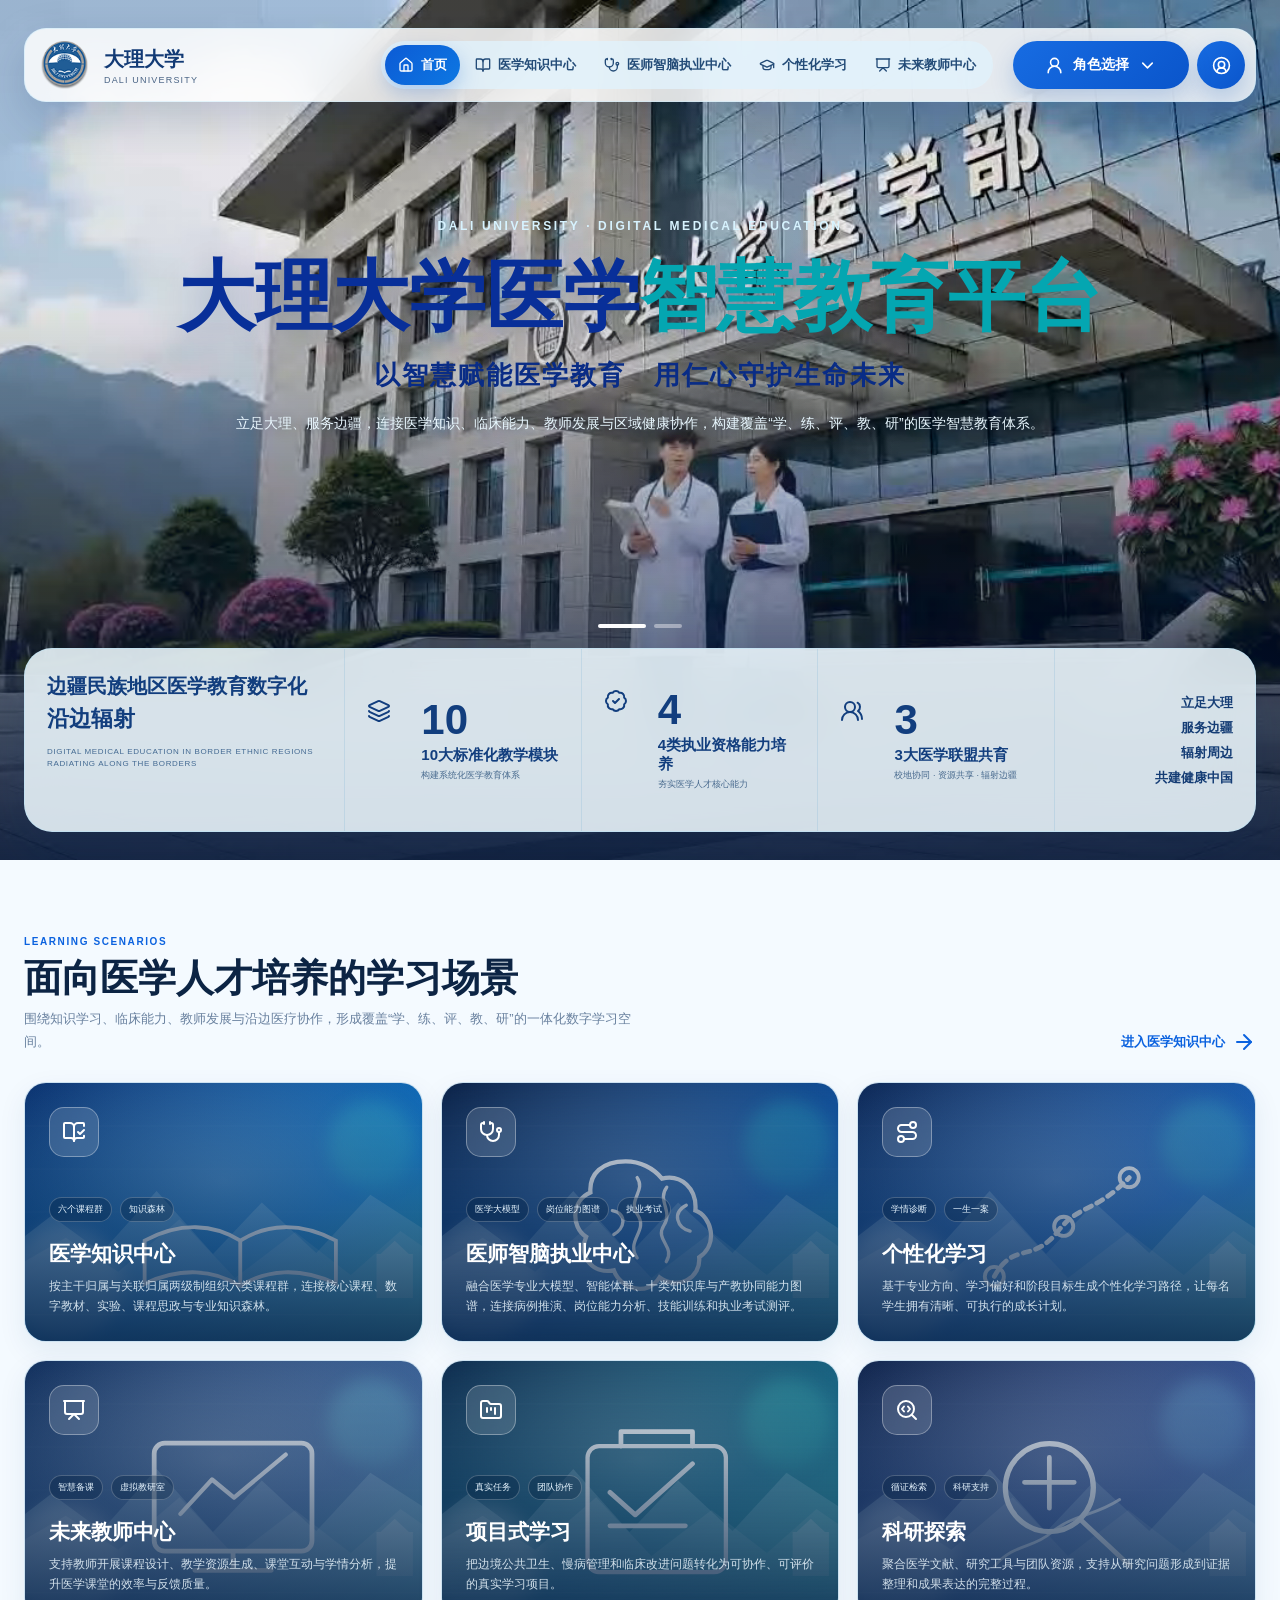
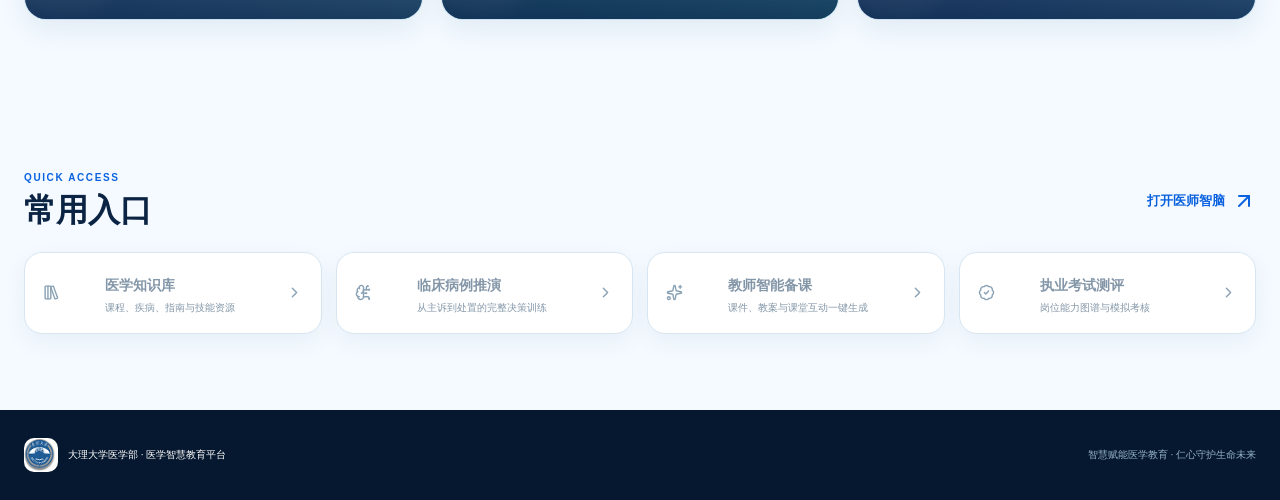
<file: index.html>
<!doctype html>
<html lang="zh-CN">
<head>
  <meta charset="utf-8">
  <meta name="viewport" content="width=device-width, initial-scale=1">
  <meta name="description" content="大理大学医学智慧教育平台：以智慧赋能医学教育，用仁心守护生命未来。">
  <title>大理大学医学智慧教育平台</title>
  <link rel="icon" href="assets/favicon.svg" type="image/svg+xml">
  <link rel="stylesheet" href="assets/site.css">
</head>
<body data-page="home">
  <div data-site-header></div>

  <main>
    <section class="medical-home-hero" aria-label="大理大学医学智慧教育平台首页">
      <div class="medical-home-carousel" aria-label="首页动态背景">
        <video class="medical-home-slide medical-home-slide--video active" autoplay muted loop playsinline preload="auto" poster="assets/home-medical-scene.svg">
          <source src="assets/home-hero-loop.webm" type="video/webm">
          <source src="assets/home-hero-video.mp4" type="video/mp4">
        </video>
        <img class="medical-home-slide medical-home-slide--scene" src="assets/home-medical-scene.svg" alt="">
        <div class="medical-home-carousel__dots" aria-hidden="true">
          <span class="active"></span>
          <span></span>
        </div>
      </div>
      <div class="medical-home-hero__wash"></div>

      <div class="medical-home-nav">
        <a class="medical-home-brand" href="index.html">
          <img src="assets/dali-mark-official.png" alt="大理大学校徽">
          <span><strong>大理大学</strong><small>DALI UNIVERSITY</small></span>
        </a>
        <nav class="medical-home-links" aria-label="平台导航">
          <a class="active" href="index.html"><i data-lucide="house"></i>首页</a>
          <a href="knowledge.html"><i data-lucide="book-open"></i>医学知识中心</a>
          <a href="clinical.html"><i data-lucide="stethoscope"></i>医师智脑执业中心</a>
          <a href="personal.html"><i data-lucide="graduation-cap"></i>个性化学习</a>
          <a href="teacher.html"><i data-lucide="presentation"></i>未来教师中心</a>
        </nav>
        <div class="medical-home-actions">
          <div class="home-role-wrap">
            <button class="home-role-trigger" type="button" data-poster-role-trigger aria-expanded="false">
              <i data-lucide="user-round"></i>
              <span>角色选择</span>
              <i data-lucide="chevron-down"></i>
            </button>
            <div class="poster-role-menu" data-poster-role-menu>
              <button type="button" data-poster-role="student"><i data-lucide="graduation-cap"></i><span><b>学生</b><span>个性化学习与能力成长</span></span></button>
              <button type="button" data-poster-role="teacher"><i data-lucide="presentation"></i><span><b>教师</b><span>智慧教学与课程建设</span></span></button>
              <button type="button" data-poster-role="border-worker"><i data-lucide="briefcase-medical"></i><span><b>沿边医疗工作者</b><span>继续教育与临床支持</span></span></button>
            </div>
          </div>
          <button class="home-user-button" type="button" aria-label="个人中心" data-toast="个人中心为演示入口">
            <i data-lucide="circle-user-round"></i>
          </button>
        </div>
      </div>

      <div class="medical-home-content">
        <div class="medical-home-kicker">DALI UNIVERSITY · DIGITAL MEDICAL EDUCATION</div>
        <h1><span>大理大学医学</span><strong>智慧教育平台</strong></h1>
        <p class="medical-home-slogan">以智慧赋能医学教育　用仁心守护生命未来</p>
        <p class="medical-home-copy">立足大理、服务边疆，连接医学知识、临床能力、教师发展与区域健康协作，构建覆盖“学、练、评、教、研”的医学智慧教育体系。</p>
      </div>

      <div class="medical-home-stats">
        <div class="medical-home-stats__intro">
          <b>边疆民族地区医学教育数字化</b>
          <span>沿边辐射</span>
          <small>DIGITAL MEDICAL EDUCATION IN BORDER ETHNIC REGIONS<br>RADIATING ALONG THE BORDERS</small>
        </div>
        <div class="medical-home-stat">
          <i data-lucide="layers-3"></i>
          <b><span data-counter="10">0</span></b>
          <strong>10大标准化教学模块</strong>
          <small>构建系统化医学教育体系</small>
        </div>
        <div class="medical-home-stat">
          <i data-lucide="badge-check"></i>
          <b><span data-counter="4">0</span></b>
          <strong>4类执业资格能力培养</strong>
          <small>夯实医学人才核心能力</small>
        </div>
        <div class="medical-home-stat">
          <i data-lucide="users-round"></i>
          <b><span data-counter="3">0</span></b>
          <strong>3大医学联盟共育</strong>
          <small>校地协同 · 资源共享 · 辐射边疆</small>
        </div>
        <div class="medical-home-stats__mission">
          <span>立足大理</span>
          <span>服务边疆</span>
          <span>辐射周边</span>
          <span>共建健康中国</span>
        </div>
      </div>
    </section>

    <section class="home-section">
      <div class="container">
        <div class="section-heading reveal">
          <div>
            <div class="section-kicker">LEARNING SCENARIOS</div>
            <h2>面向医学人才培养的学习场景</h2>
            <p>围绕知识学习、临床能力、教师发展与沿边医疗协作，形成覆盖“学、练、评、教、研”的一体化数字学习空间。</p>
          </div>
          <a class="text-link" href="knowledge.html">进入医学知识中心 <i data-lucide="arrow-right"></i></a>
        </div>
        <div class="scenario-grid">
          <a class="scenario-card reveal" href="knowledge.html" style="--scenario-image:url('../assets/covers/knowledge.svg');">
            <span class="scenario-icon"><i data-lucide="book-open-check"></i></span>
            <div class="scenario-meta"><span>六个课程群</span><span>知识森林</span></div>
            <h3>医学知识中心</h3>
            <p>按主干归属与关联归属两级制组织六类课程群，连接核心课程、数字教材、实验、课程思政与专业知识森林。</p>
          </a>
          <a class="scenario-card reveal" href="clinical.html" style="--scenario-image:url('../assets/covers/clinical.svg');">
            <span class="scenario-icon"><i data-lucide="stethoscope"></i></span>
            <div class="scenario-meta"><span>医学大模型</span><span>岗位能力图谱</span><span>执业考试</span></div>
            <h3>医师智脑执业中心</h3>
            <p>融合医学专业大模型、智能体群、十类知识库与产教协同能力图谱，连接病例推演、岗位能力分析、技能训练和执业考试测评。</p>
          </a>
          <a class="scenario-card reveal" href="personal.html" style="--scenario-image:url('../assets/covers/personal.svg');">
            <span class="scenario-icon"><i data-lucide="route"></i></span>
            <div class="scenario-meta"><span>学情诊断</span><span>一生一案</span></div>
            <h3>个性化学习</h3>
            <p>基于专业方向、学习偏好和阶段目标生成个性化学习路径，让每名学生拥有清晰、可执行的成长计划。</p>
          </a>
          <a class="scenario-card reveal" href="teacher.html" style="--scenario-image:url('../assets/covers/teacher.svg');">
            <span class="scenario-icon"><i data-lucide="presentation"></i></span>
            <div class="scenario-meta"><span>智慧备课</span><span>虚拟教研室</span></div>
            <h3>未来教师中心</h3>
            <p>支持教师开展课程设计、教学资源生成、课堂互动与学情分析，提升医学课堂的效率与反馈质量。</p>
          </a>
          <a class="scenario-card reveal" href="project.html" style="--scenario-image:url('../assets/covers/project.svg');">
            <span class="scenario-icon"><i data-lucide="folder-kanban"></i></span>
            <div class="scenario-meta"><span>真实任务</span><span>团队协作</span></div>
            <h3>项目式学习</h3>
            <p>把边境公共卫生、慢病管理和临床改进问题转化为可协作、可评价的真实学习项目。</p>
          </a>
          <a class="scenario-card reveal" href="research.html" style="--scenario-image:url('../assets/covers/research.svg');">
            <span class="scenario-icon"><i data-lucide="search-code"></i></span>
            <div class="scenario-meta"><span>循证检索</span><span>科研支持</span></div>
            <h3>科研探索</h3>
            <p>聚合医学文献、研究工具与团队资源，支持从研究问题形成到证据整理和成果表达的完整过程。</p>
          </a>
        </div>
      </div>
    </section>

    <section class="home-section">
      <div class="container">
        <div class="section-heading compact reveal">
          <div><div class="section-kicker">QUICK ACCESS</div><h2>常用入口</h2></div>
          <a class="text-link" href="clinical.html">打开医师智脑 <i data-lucide="arrow-up-right"></i></a>
        </div>
        <div class="quick-links">
          <a class="quick-link reveal" href="knowledge.html"><i data-lucide="library-big"></i><span><b>医学知识库</b><span>课程、疾病、指南与技能资源</span></span><i data-lucide="chevron-right"></i></a>
          <a class="quick-link reveal" href="clinical.html"><i data-lucide="brain-circuit"></i><span><b>临床病例推演</b><span>从主诉到处置的完整决策训练</span></span><i data-lucide="chevron-right"></i></a>
          <a class="quick-link reveal" href="teacher.html"><i data-lucide="sparkles"></i><span><b>教师智能备课</b><span>课件、教案与课堂互动一键生成</span></span><i data-lucide="chevron-right"></i></a>
          <a class="quick-link reveal" href="clinical.html#exam"><i data-lucide="badge-check"></i><span><b>执业考试测评</b><span>岗位能力图谱与模拟考核</span></span><i data-lucide="chevron-right"></i></a>
        </div>
      </div>
    </section>
  </main>

  <div data-site-footer></div>
  <script src="assets/vendor/lucide.min.js"></script>
  <script src="assets/app.js"></script>
</body>
</html>
</file>
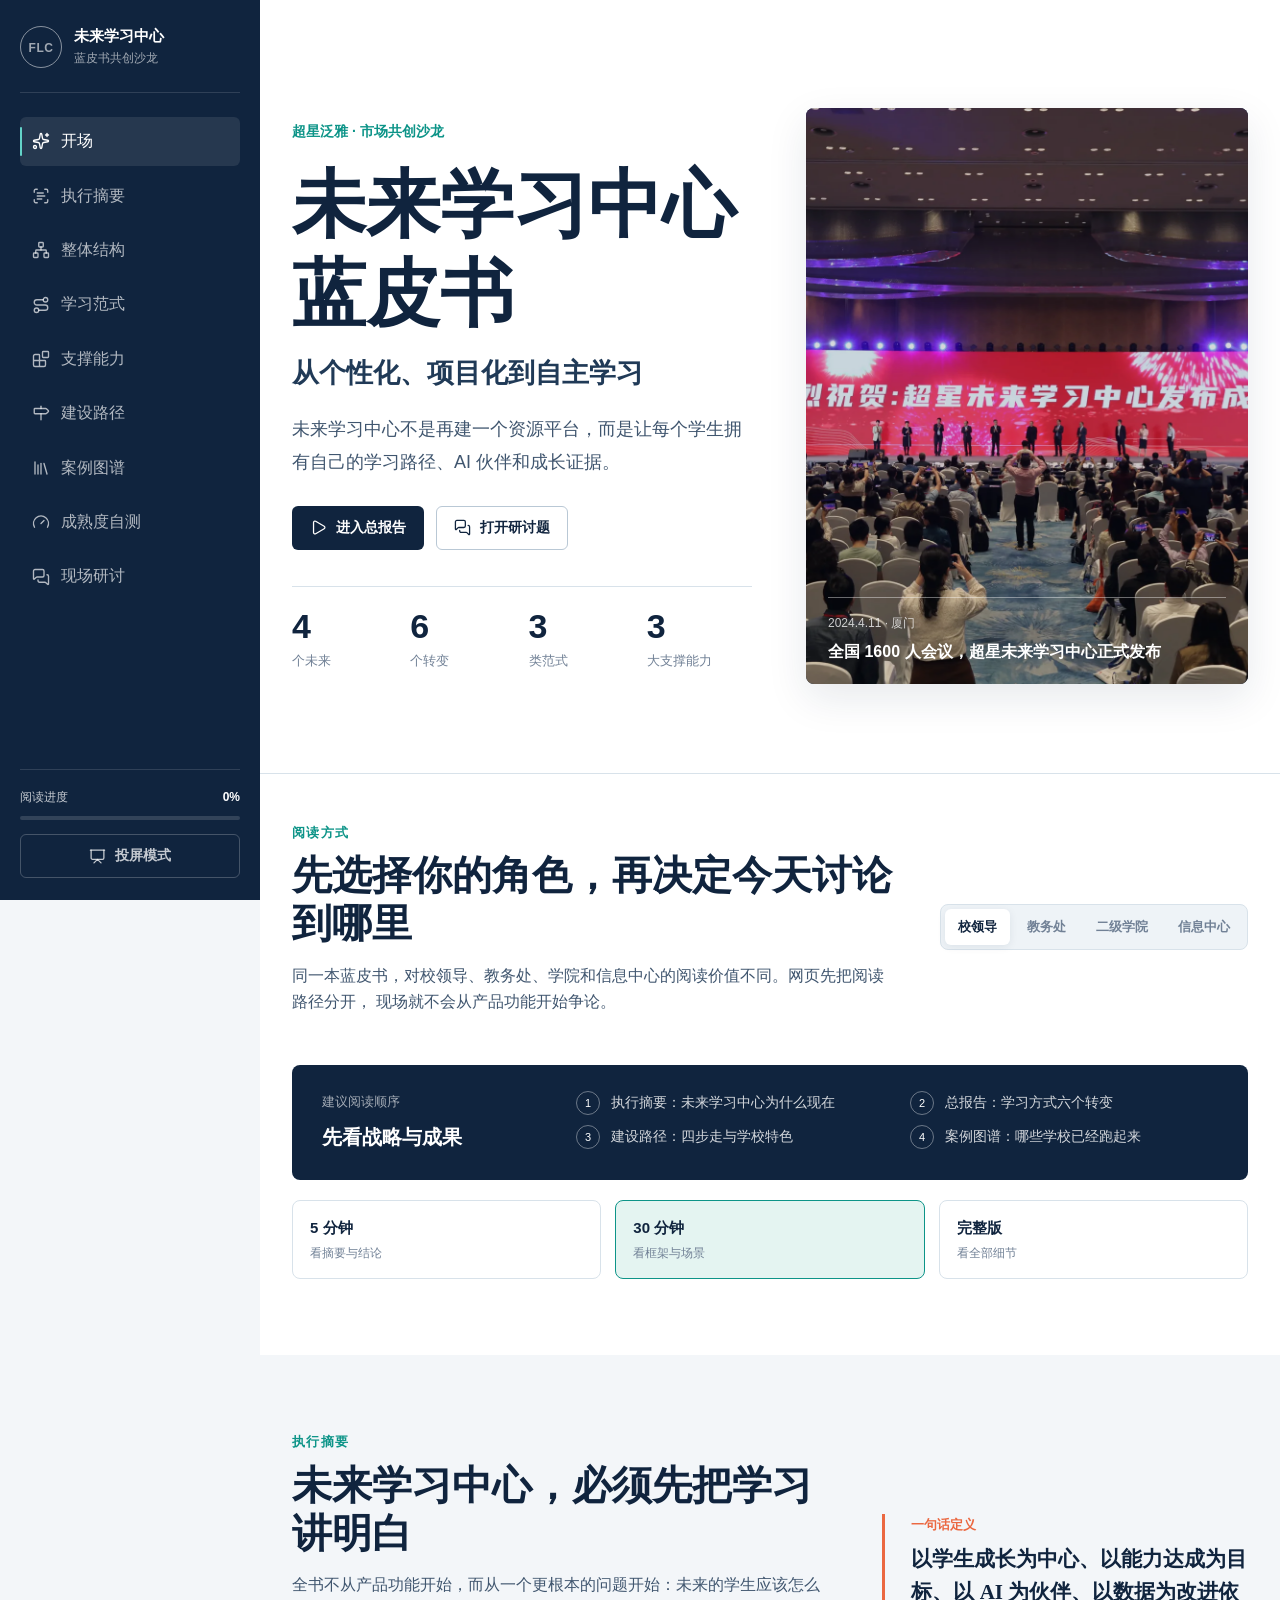
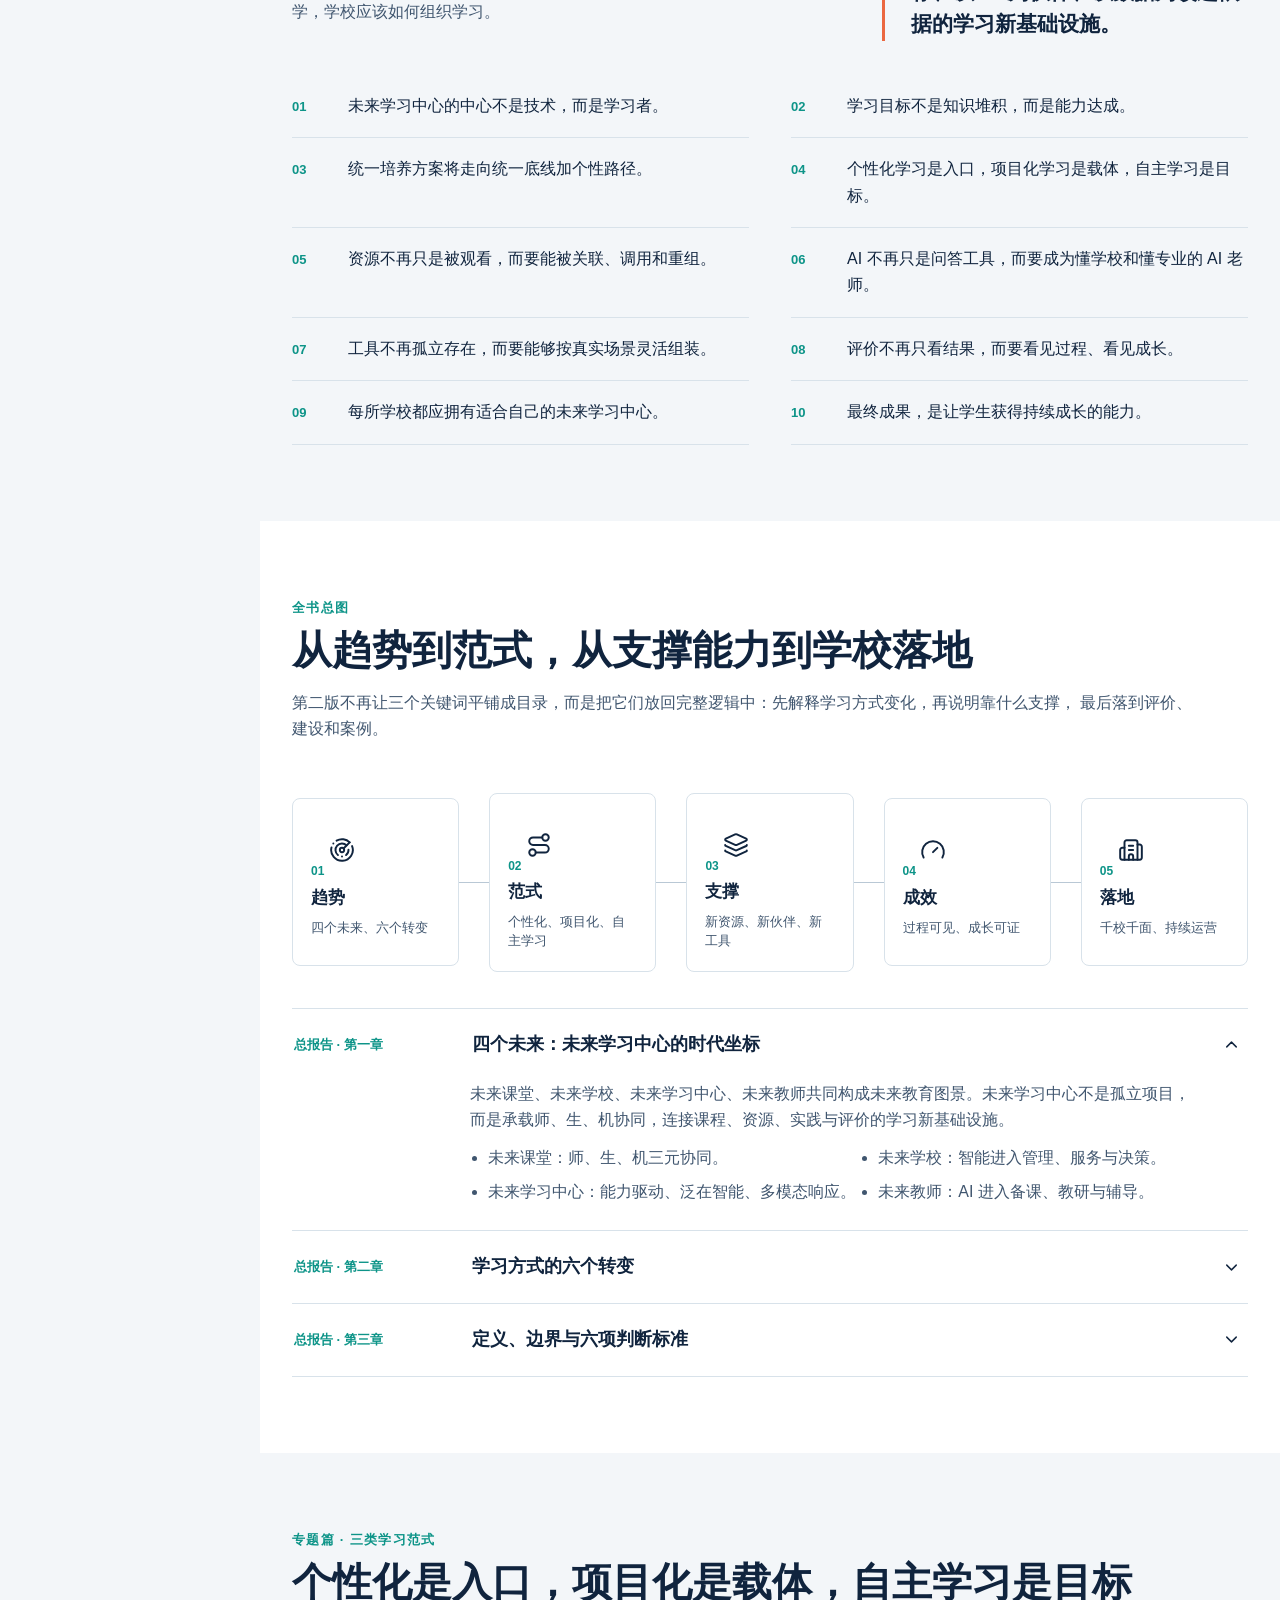
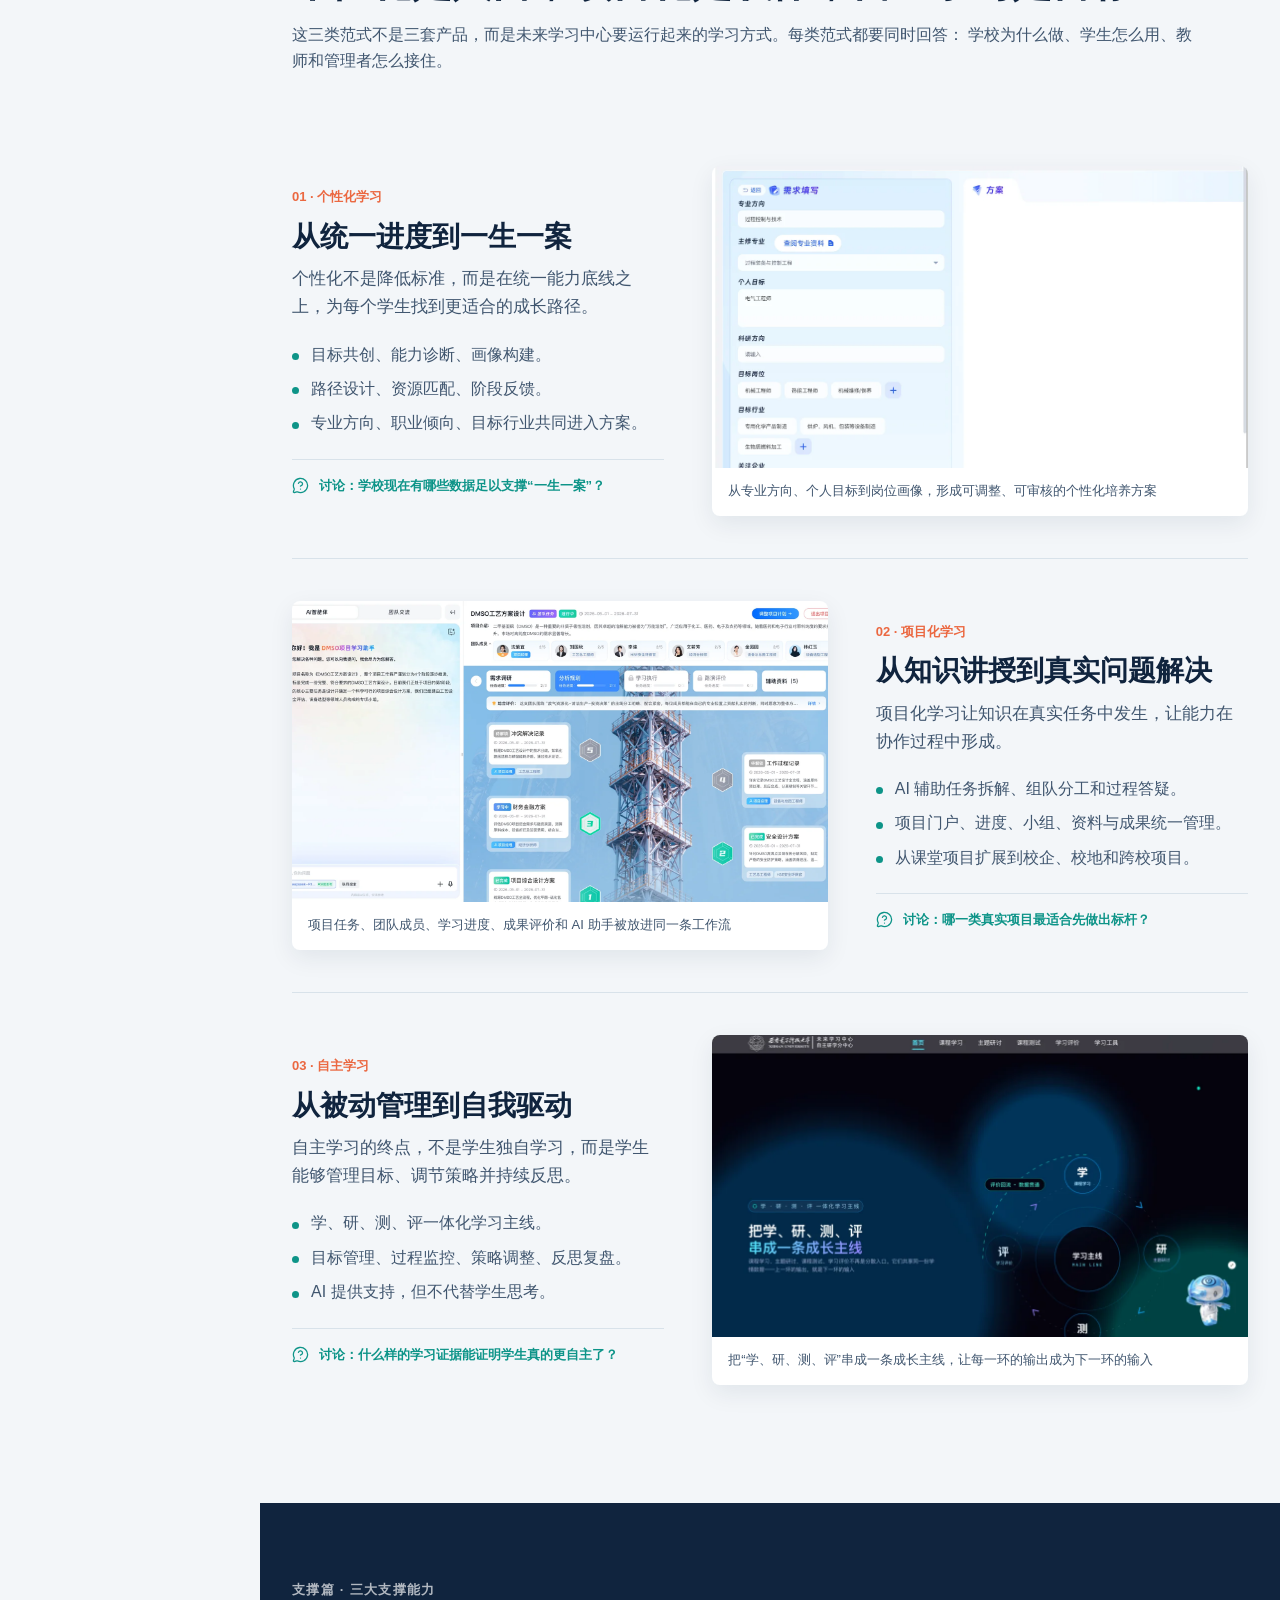
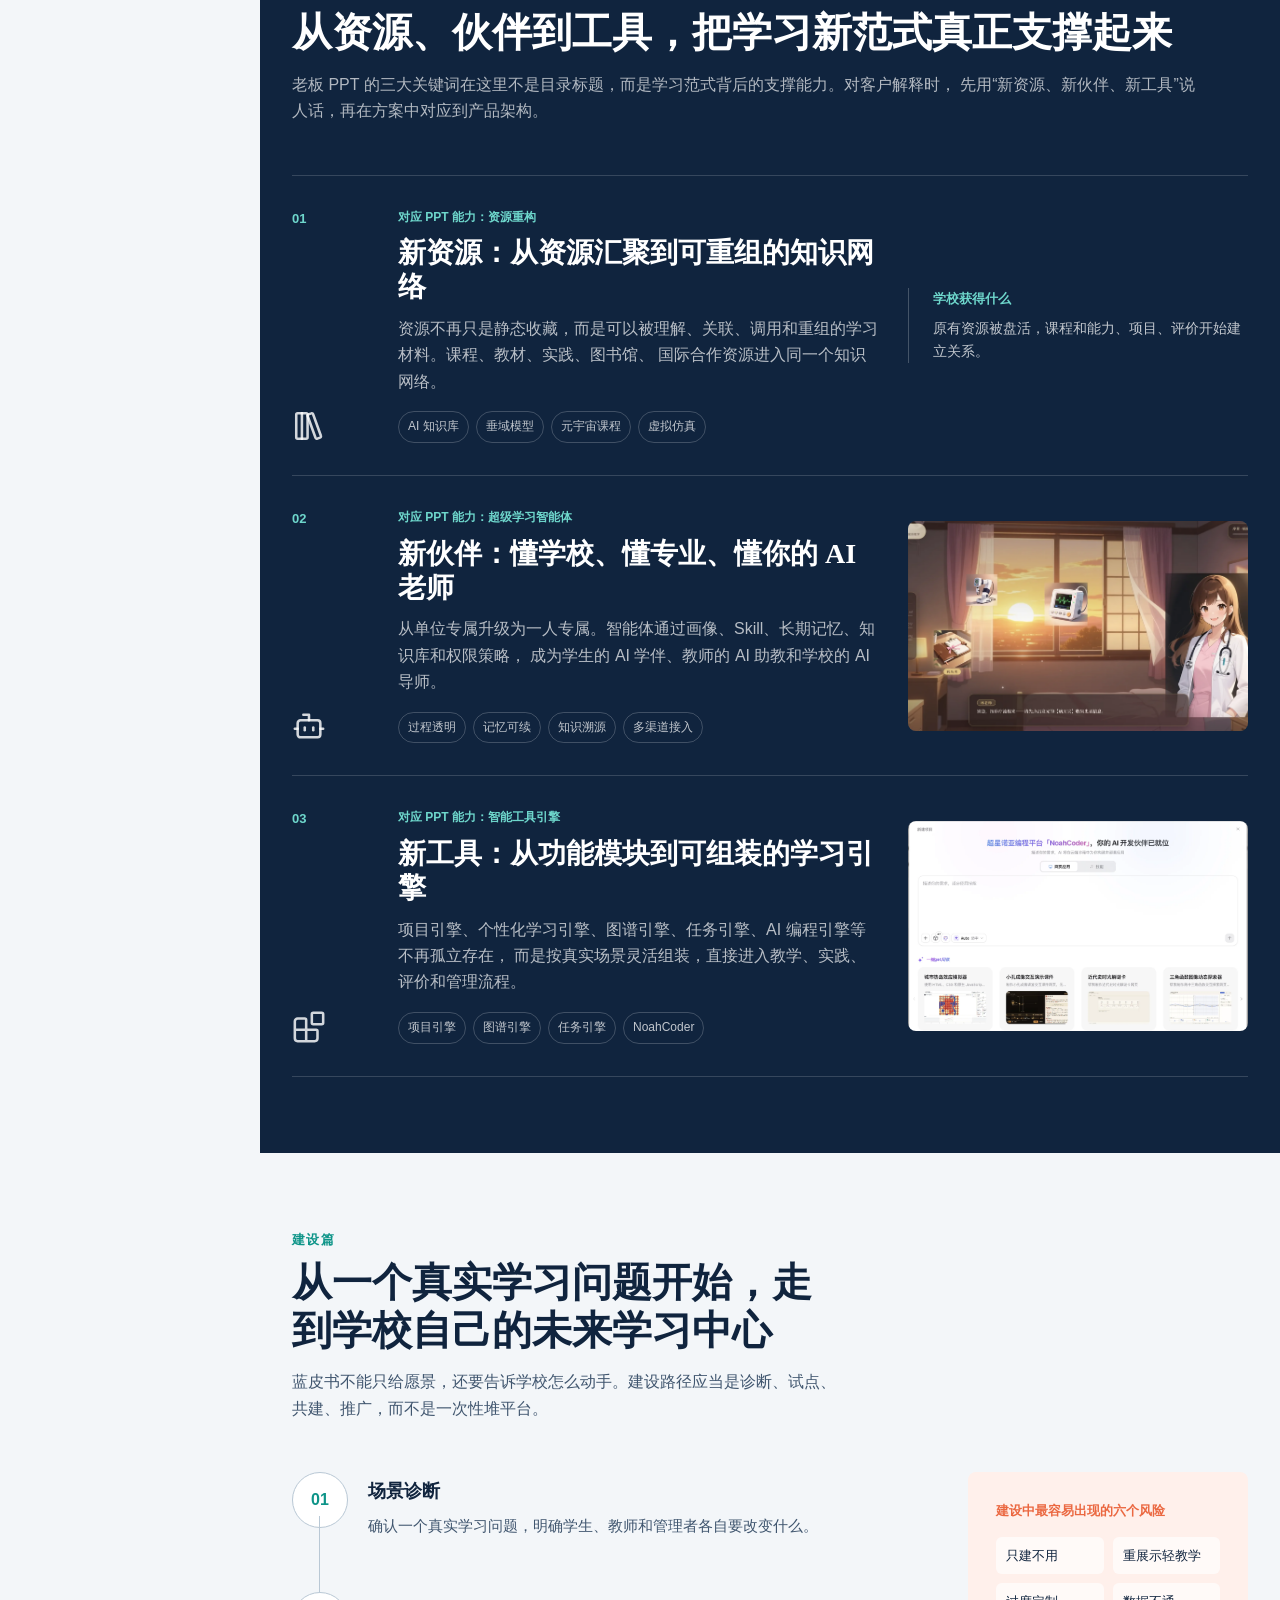
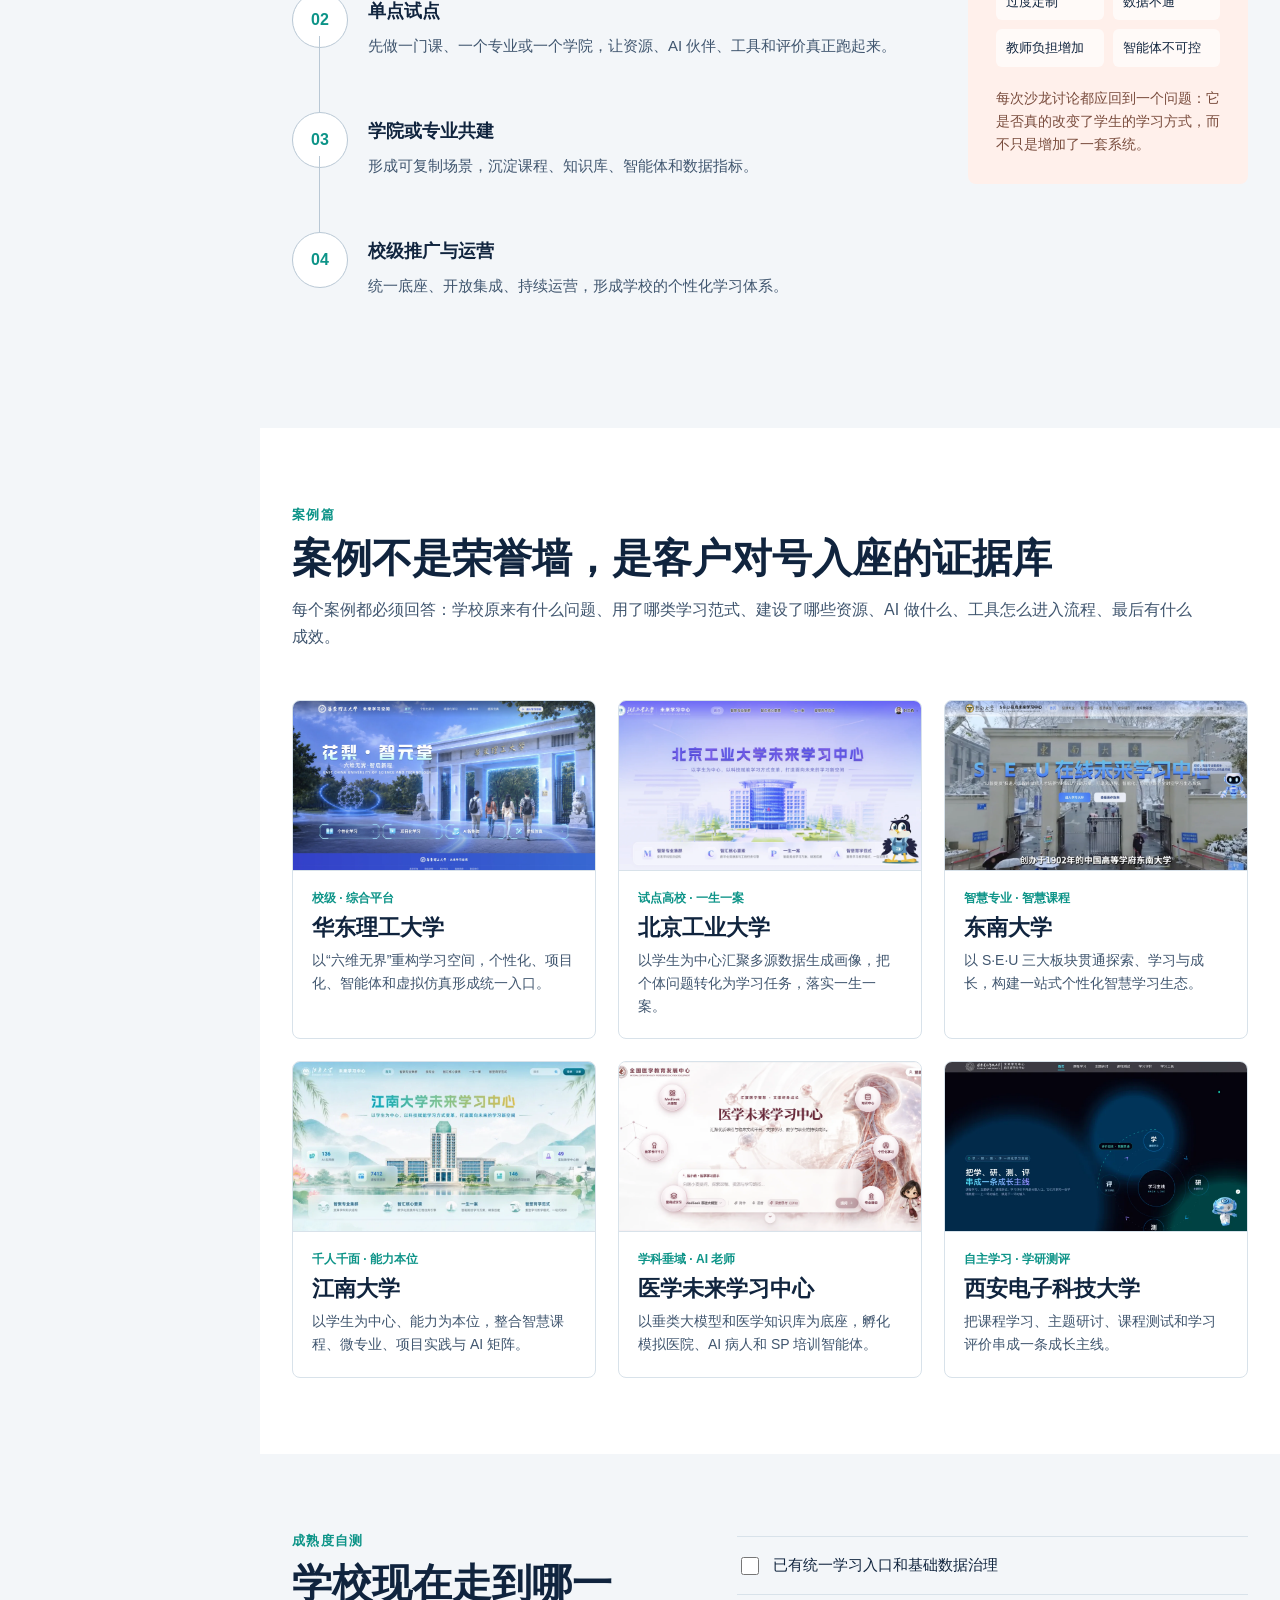
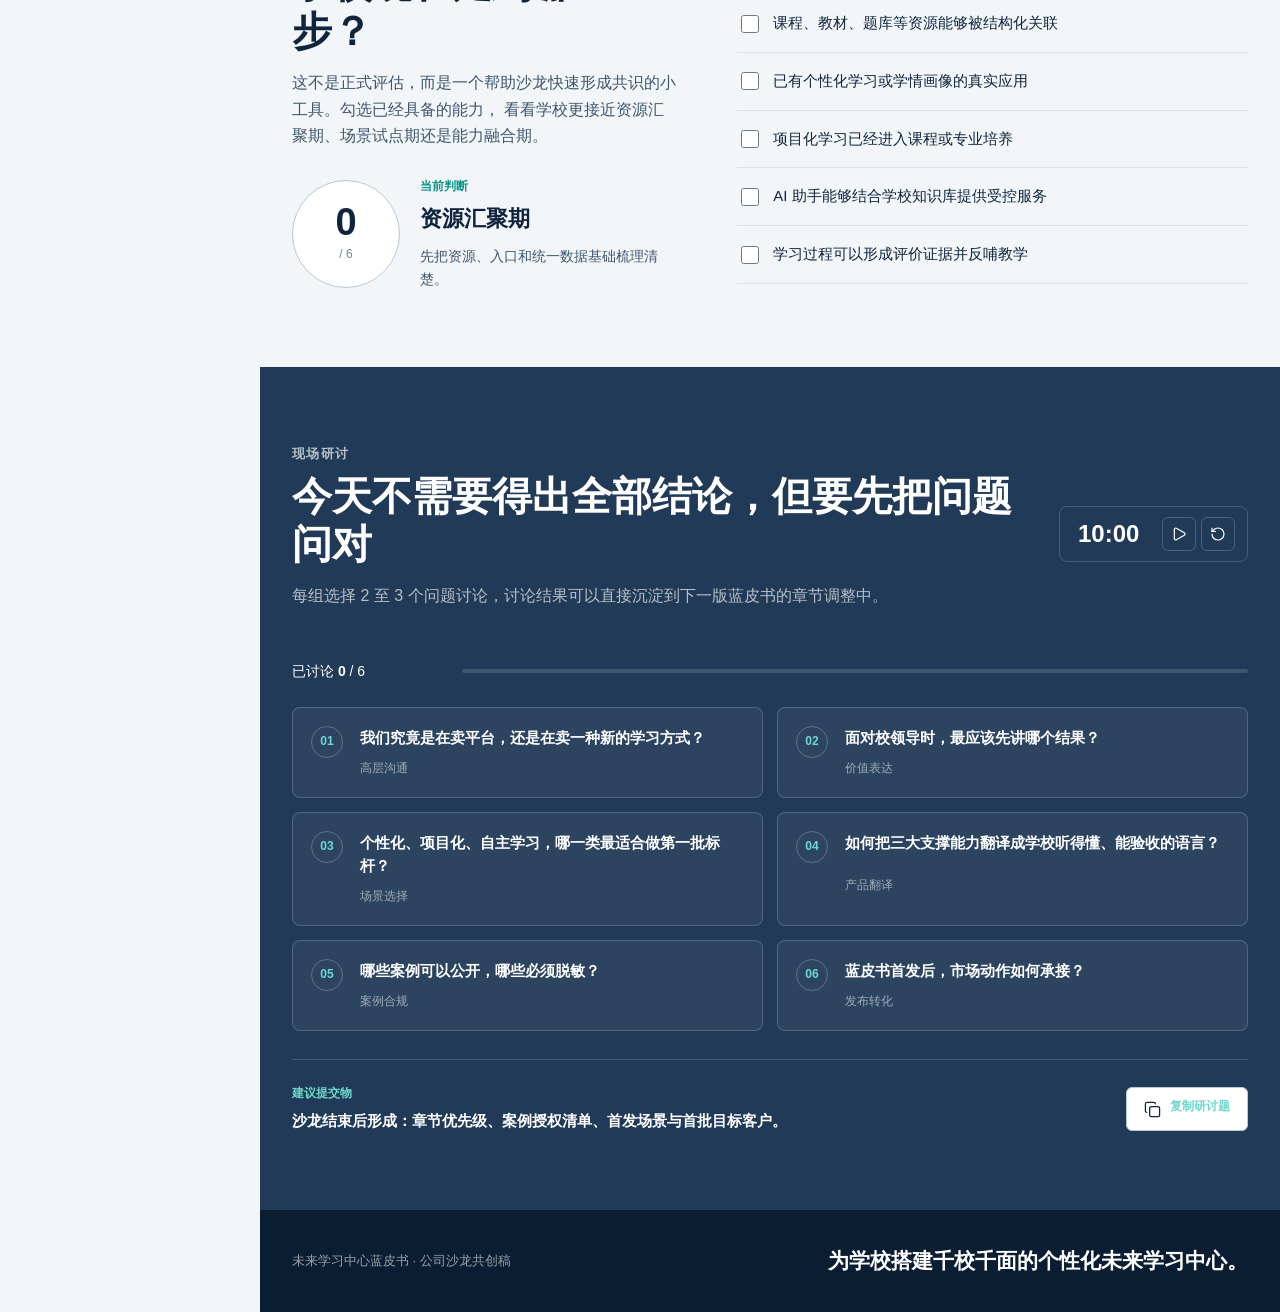
<file: future-learning-bluebook-salon/index.html>
<!doctype html>
<html lang="zh-CN">
  <head>
    <meta charset="utf-8" />
    <meta name="viewport" content="width=device-width, initial-scale=1" />
    <meta
      name="description"
      content="未来学习中心蓝皮书公司沙龙共创网页，围绕个性化、项目化、自主学习与三大支撑能力展开讨论。"
    />
    <title>未来学习中心蓝皮书 · 公司沙龙共创</title>
    <link
      rel="icon"
      href="data:image/svg+xml,%3Csvg xmlns='http://www.w3.org/2000/svg' viewBox='0 0 64 64'%3E%3Crect width='64' height='64' rx='14' fill='%2310243e'/%3E%3Ctext x='32' y='40' text-anchor='middle' font-size='22' fill='white' font-family='Arial'%3EFLC%3C/text%3E%3C/svg%3E"
    />
    <link rel="stylesheet" href="styles.css" />
  </head>
  <body data-reading="standard">
    <a class="skip-link" href="#main-content">跳到主要内容</a>

    <aside class="sidebar" aria-label="页面导航">
      <div class="sidebar__brand">
        <div class="brand-mark" aria-hidden="true">
          <span>FLC</span>
        </div>
        <div>
          <strong>未来学习中心</strong>
          <span>蓝皮书共创沙龙</span>
        </div>
      </div>

      <nav class="sidebar__nav">
        <a href="#overview" class="nav-link active">
          <i data-lucide="sparkles"></i><span>开场</span>
        </a>
        <a href="#summary" class="nav-link">
          <i data-lucide="scan-text"></i><span>执行摘要</span>
        </a>
        <a href="#framework" class="nav-link">
          <i data-lucide="network"></i><span>整体结构</span>
        </a>
        <a href="#paradigms" class="nav-link">
          <i data-lucide="route"></i><span>学习范式</span>
        </a>
        <a href="#capabilities" class="nav-link">
          <i data-lucide="blocks"></i><span>支撑能力</span>
        </a>
        <a href="#construction" class="nav-link">
          <i data-lucide="milestone"></i><span>建设路径</span>
        </a>
        <a href="#cases" class="nav-link">
          <i data-lucide="library"></i><span>案例图谱</span>
        </a>
        <a href="#assessment" class="nav-link">
          <i data-lucide="gauge"></i><span>成熟度自测</span>
        </a>
        <a href="#discussion" class="nav-link">
          <i data-lucide="messages-square"></i><span>现场研讨</span>
        </a>
      </nav>

      <div class="sidebar__footer">
        <div class="reading-progress">
          <span>阅读进度</span>
          <strong id="progressValue">0%</strong>
        </div>
        <div class="progress-track" aria-hidden="true">
          <span id="progressBar"></span>
        </div>
        <button class="button button--ghost button--full" id="presenterToggle" type="button">
          <i data-lucide="presentation"></i>
          <span>投屏模式</span>
        </button>
      </div>
    </aside>

    <header class="mobile-header">
      <a href="#overview" class="mobile-brand">
        <span class="brand-mark brand-mark--small">FLC</span>
        <span>未来学习中心蓝皮书</span>
      </a>
      <button
        class="mobile-menu-button"
        id="mobileMenuButton"
        type="button"
        aria-label="打开导航"
        aria-expanded="false"
        aria-controls="mobileMenu"
      >
        <i data-lucide="menu"></i>
      </button>
      <nav class="mobile-nav" id="mobileMenu" aria-label="移动端导航">
        <a href="#summary">执行摘要</a>
        <a href="#framework">整体结构</a>
        <a href="#paradigms">学习范式</a>
        <a href="#capabilities">支撑能力</a>
        <a href="#construction">建设路径</a>
        <a href="#cases">案例图谱</a>
        <a href="#discussion">现场研讨</a>
      </nav>
    </header>

    <main id="main-content">
      <section class="hero" id="overview">
        <div class="hero__grid">
          <div class="hero__copy">
            <p class="hero__brandline">超星泛雅 · 市场共创沙龙</p>
            <h1>未来学习中心蓝皮书</h1>
            <p class="hero__subtitle">从个性化、项目化到自主学习</p>
            <p class="hero__lead">
              未来学习中心不是再建一个资源平台，而是让每个学生拥有自己的学习路径、AI
              伙伴和成长证据。
            </p>
            <div class="hero__actions">
              <a class="button button--primary" href="#framework">
                <i data-lucide="play"></i><span>进入总报告</span>
              </a>
              <a class="button button--secondary" href="#discussion">
                <i data-lucide="messages-square"></i><span>打开研讨题</span>
              </a>
            </div>
            <div class="hero__stats" aria-label="全书核心数字">
              <div><strong data-count="4">0</strong><span>个未来</span></div>
              <div><strong data-count="6">0</strong><span>个转变</span></div>
              <div><strong data-count="3">0</strong><span>类范式</span></div>
              <div><strong data-count="3">0</strong><span>大支撑能力</span></div>
            </div>
          </div>

          <figure class="hero__visual">
            <img src="assets/hero-event.webp" alt="超星未来学习中心发布现场" />
            <figcaption>
              <span>2024.4.11 · 厦门</span>
              <strong>全国 1600 人会议，超星未来学习中心正式发布</strong>
            </figcaption>
          </figure>
        </div>
      </section>

      <section class="section section--paths" id="paths">
        <div class="section-shell">
          <div class="section-heading section-heading--wide">
            <div>
              <p class="section-kicker">阅读方式</p>
              <h2>先选择你的角色，再决定今天讨论到哪里</h2>
              <p>
                同一本蓝皮书，对校领导、教务处、学院和信息中心的阅读价值不同。网页先把阅读路径分开，
                现场就不会从产品功能开始争论。
              </p>
            </div>
            <div class="segmented" id="readerPath" role="tablist" aria-label="选择阅读角色">
              <button class="segmented__item active" type="button" role="tab" data-role="leadership">
                校领导
              </button>
              <button class="segmented__item" type="button" role="tab" data-role="academic">
                教务处
              </button>
              <button class="segmented__item" type="button" role="tab" data-role="college">
                二级学院
              </button>
              <button class="segmented__item" type="button" role="tab" data-role="it">
                信息中心
              </button>
            </div>
          </div>

          <div class="reader-path-panel" id="readerPathPanel">
            <div>
              <p class="reader-path-panel__label">建议阅读顺序</p>
              <strong id="readerPathTitle">先看战略与成果</strong>
            </div>
            <ol class="reader-path-list" id="readerPathList">
              <li>执行摘要：未来学习中心为什么现在</li>
              <li>总报告：学习方式六个转变</li>
              <li>建设路径：四步走与学校特色</li>
              <li>案例图谱：哪些学校已经跑起来</li>
            </ol>
          </div>

          <div class="reading-modes" aria-label="阅读深度">
            <button class="reading-mode" type="button" data-reading="quick">
              <strong>5 分钟</strong><span>看摘要与结论</span>
            </button>
            <button class="reading-mode active" type="button" data-reading="standard">
              <strong>30 分钟</strong><span>看框架与场景</span>
            </button>
            <button class="reading-mode" type="button" data-reading="deep">
              <strong>完整版</strong><span>看全部细节</span>
            </button>
          </div>
        </div>
      </section>

      <section class="section" id="summary">
        <div class="section-shell">
          <div class="section-heading">
            <div>
              <p class="section-kicker">执行摘要</p>
              <h2>未来学习中心，必须先把学习讲明白</h2>
              <p>
                全书不从产品功能开始，而从一个更根本的问题开始：未来的学生应该怎么学，学校应该如何组织学习。
              </p>
            </div>
            <div class="summary-statement">
              <span>一句话定义</span>
              <strong>以学生成长为中心、以能力达成为目标、以 AI 为伙伴、以数据为改进依据的学习新基础设施。</strong>
            </div>
          </div>

          <div class="judgment-grid">
            <article><span>01</span><p>未来学习中心的中心不是技术，而是学习者。</p></article>
            <article><span>02</span><p>学习目标不是知识堆积，而是能力达成。</p></article>
            <article><span>03</span><p>统一培养方案将走向统一底线加个性路径。</p></article>
            <article><span>04</span><p>个性化学习是入口，项目化学习是载体，自主学习是目标。</p></article>
            <article><span>05</span><p>资源不再只是被观看，而要能被关联、调用和重组。</p></article>
            <article><span>06</span><p>AI 不再只是问答工具，而要成为懂学校和懂专业的 AI 老师。</p></article>
            <article><span>07</span><p>工具不再孤立存在，而要能够按真实场景灵活组装。</p></article>
            <article><span>08</span><p>评价不再只看结果，而要看见过程、看见成长。</p></article>
            <article><span>09</span><p>每所学校都应拥有适合自己的未来学习中心。</p></article>
            <article><span>10</span><p>最终成果，是让学生获得持续成长的能力。</p></article>
          </div>
        </div>
      </section>

      <section class="section section--framework" id="framework">
        <div class="section-shell">
          <div class="section-heading section-heading--wide">
            <div>
              <p class="section-kicker">全书总图</p>
              <h2>从趋势到范式，从支撑能力到学校落地</h2>
              <p>
                第二版不再让三个关键词平铺成目录，而是把它们放回完整逻辑中：先解释学习方式变化，再说明靠什么支撑，
                最后落到评价、建设和案例。
              </p>
            </div>
          </div>

          <div class="framework-flow">
            <article>
              <span>01</span>
              <i data-lucide="radar"></i>
              <strong>趋势</strong>
              <p>四个未来、六个转变</p>
            </article>
            <div class="flow-link" aria-hidden="true"></div>
            <article>
              <span>02</span>
              <i data-lucide="route"></i>
              <strong>范式</strong>
              <p>个性化、项目化、自主学习</p>
            </article>
            <div class="flow-link" aria-hidden="true"></div>
            <article>
              <span>03</span>
              <i data-lucide="layers-3"></i>
              <strong>支撑</strong>
              <p>新资源、新伙伴、新工具</p>
            </article>
            <div class="flow-link" aria-hidden="true"></div>
            <article>
              <span>04</span>
              <i data-lucide="gauge"></i>
              <strong>成效</strong>
              <p>过程可见、成长可证</p>
            </article>
            <div class="flow-link" aria-hidden="true"></div>
            <article>
              <span>05</span>
              <i data-lucide="building-2"></i>
              <strong>落地</strong>
              <p>千校千面、持续运营</p>
            </article>
          </div>

          <details class="report-accordion" open>
            <summary>
              <span>总报告 · 第一章</span>
              <strong>四个未来：未来学习中心的时代坐标</strong>
              <i data-lucide="chevron-down"></i>
            </summary>
            <div class="report-accordion__body">
              <p>
                未来课堂、未来学校、未来学习中心、未来教师共同构成未来教育图景。未来学习中心不是孤立项目，
                而是承载师、生、机协同，连接课程、资源、实践与评价的学习新基础设施。
              </p>
              <ul>
                <li>未来课堂：师、生、机三元协同。</li>
                <li>未来学校：智能进入管理、服务与决策。</li>
                <li>未来学习中心：能力驱动、泛在智能、多模态响应。</li>
                <li>未来教师：AI 进入备课、教研与辅导。</li>
              </ul>
            </div>
          </details>

          <details class="report-accordion">
            <summary>
              <span>总报告 · 第二章</span>
              <strong>学习方式的六个转变</strong>
              <i data-lucide="chevron-down"></i>
            </summary>
            <div class="report-accordion__body">
              <div class="shift-list">
                <div><span>基于课程</span><i data-lucide="arrow-right"></i><strong>基于项目</strong></div>
                <div><span>知识传授</span><i data-lucide="arrow-right"></i><strong>能力达成</strong></div>
                <div><span>教师中心</span><i data-lucide="arrow-right"></i><strong>学生中心</strong></div>
                <div><span>统一培养方案</span><i data-lucide="arrow-right"></i><strong>一生一案</strong></div>
                <div><span>固定学习内容</span><i data-lucide="arrow-right"></i><strong>个性化路径</strong></div>
                <div><span>师生二元互动</span><i data-lucide="arrow-right"></i><strong>师生机三元互动</strong></div>
              </div>
            </div>
          </details>

          <details class="report-accordion">
            <summary>
              <span>总报告 · 第三章</span>
              <strong>定义、边界与六项判断标准</strong>
              <i data-lucide="chevron-down"></i>
            </summary>
            <div class="report-accordion__body">
              <p>
                未来学习中心不是智慧教室，不是资源仓库，不是单一平台，也不是套壳问答机器人。
                判断标准应当回到学习本身：学生中心、能力本位、个性路径、项目实践、自主学习、过程评价。
              </p>
            </div>
          </details>
        </div>
      </section>

      <section class="section" id="paradigms">
        <div class="section-shell">
          <div class="section-heading section-heading--wide">
            <div>
              <p class="section-kicker">专题篇 · 三类学习范式</p>
              <h2>个性化是入口，项目化是载体，自主学习是目标</h2>
              <p>
                这三类范式不是三套产品，而是未来学习中心要运行起来的学习方式。每类范式都要同时回答：
                学校为什么做、学生怎么用、教师和管理者怎么接住。
              </p>
            </div>
          </div>

          <article class="paradigm">
            <div class="paradigm__copy">
              <span class="index-label">01 · 个性化学习</span>
              <h3>从统一进度到一生一案</h3>
              <p>
                个性化不是降低标准，而是在统一能力底线之上，为每个学生找到更适合的成长路径。
              </p>
              <ul>
                <li>目标共创、能力诊断、画像构建。</li>
                <li>路径设计、资源匹配、阶段反馈。</li>
                <li>专业方向、职业倾向、目标行业共同进入方案。</li>
              </ul>
              <div class="discussion-inline">
                <i data-lucide="message-circle-question"></i>
                <span>讨论：学校现在有哪些数据足以支撑“一生一案”？</span>
              </div>
            </div>
            <figure class="feature-visual">
              <img src="assets/one-student-plan.webp" alt="一生一案个性化培养方案界面" />
              <figcaption>从专业方向、个人目标到岗位画像，形成可调整、可审核的个性化培养方案</figcaption>
            </figure>
          </article>

          <article class="paradigm paradigm--reverse">
            <div class="paradigm__copy">
              <span class="index-label">02 · 项目化学习</span>
              <h3>从知识讲授到真实问题解决</h3>
              <p>
                项目化学习让知识在真实任务中发生，让能力在协作过程中形成。
              </p>
              <ul>
                <li>AI 辅助任务拆解、组队分工和过程答疑。</li>
                <li>项目门户、进度、小组、资料与成果统一管理。</li>
                <li>从课堂项目扩展到校企、校地和跨校项目。</li>
              </ul>
              <div class="discussion-inline">
                <i data-lucide="message-circle-question"></i>
                <span>讨论：哪一类真实项目最适合先做出标杆？</span>
              </div>
            </div>
            <figure class="feature-visual">
              <img src="assets/project-engine.webp" alt="项目化学习引擎界面" />
              <figcaption>项目任务、团队成员、学习进度、成果评价和 AI 助手被放进同一条工作流</figcaption>
            </figure>
          </article>

          <article class="paradigm">
            <div class="paradigm__copy">
              <span class="index-label">03 · 自主学习</span>
              <h3>从被动管理到自我驱动</h3>
              <p>
                自主学习的终点，不是学生独自学习，而是学生能够管理目标、调节策略并持续反思。
              </p>
              <ul>
                <li>学、研、测、评一体化学习主线。</li>
                <li>目标管理、过程监控、策略调整、反思复盘。</li>
                <li>AI 提供支持，但不代替学生思考。</li>
              </ul>
              <div class="discussion-inline">
                <i data-lucide="message-circle-question"></i>
                <span>讨论：什么样的学习证据能证明学生真的更自主了？</span>
              </div>
            </div>
            <figure class="feature-visual">
              <img src="assets/case-xidian.webp" alt="西电自主研学分中心界面" />
              <figcaption>把“学、研、测、评”串成一条成长主线，让每一环的输出成为下一环的输入</figcaption>
            </figure>
          </article>
        </div>
      </section>

      <section class="section section--support" id="capabilities">
        <div class="section-shell">
          <div class="section-heading section-heading--wide">
            <div>
              <p class="section-kicker">支撑篇 · 三大支撑能力</p>
              <h2>从资源、伙伴到工具，把学习新范式真正支撑起来</h2>
              <p>
                老板 PPT 的三大关键词在这里不是目录标题，而是学习范式背后的支撑能力。对客户解释时，
                先用“新资源、新伙伴、新工具”说人话，再在方案中对应到产品架构。
              </p>
            </div>
          </div>

          <div class="capability-list">
            <article class="capability-row">
              <div class="capability-row__index">
                <span>01</span>
                <i data-lucide="library-big"></i>
              </div>
              <div class="capability-row__copy">
                <div class="capability-row__meta">对应 PPT 能力：资源重构</div>
                <h3>新资源：从资源汇聚到可重组的知识网络</h3>
                <p>
                  资源不再只是静态收藏，而是可以被理解、关联、调用和重组的学习材料。课程、教材、实践、图书馆、
                  国际合作资源进入同一个知识网络。
                </p>
                <div class="tag-row">
                  <span>AI 知识库</span><span>垂域模型</span><span>元宇宙课程</span><span>虚拟仿真</span>
                </div>
              </div>
              <div class="capability-row__evidence">
                <strong>学校获得什么</strong>
                <p>原有资源被盘活，课程和能力、项目、评价开始建立关系。</p>
              </div>
            </article>

            <article class="capability-row">
              <div class="capability-row__index">
                <span>02</span>
                <i data-lucide="bot"></i>
              </div>
              <div class="capability-row__copy">
                <div class="capability-row__meta">对应 PPT 能力：超级学习智能体</div>
                <h3>新伙伴：懂学校、懂专业、懂你的 AI 老师</h3>
                <p>
                  从单位专属升级为一人专属。智能体通过画像、Skill、长期记忆、知识库和权限策略，
                  成为学生的 AI 学伴、教师的 AI 助教和学校的 AI 导师。
                </p>
                <div class="tag-row">
                  <span>过程透明</span><span>记忆可续</span><span>知识溯源</span><span>多渠道接入</span>
                </div>
              </div>
              <figure class="capability-row__visual">
                <img src="assets/ai-training.webp" alt="AI 医疗训练场景" />
              </figure>
            </article>

            <article class="capability-row">
              <div class="capability-row__index">
                <span>03</span>
                <i data-lucide="blocks"></i>
              </div>
              <div class="capability-row__copy">
                <div class="capability-row__meta">对应 PPT 能力：智能工具引擎</div>
                <h3>新工具：从功能模块到可组装的学习引擎</h3>
                <p>
                  项目引擎、个性化学习引擎、图谱引擎、任务引擎、AI 编程引擎等不再孤立存在，
                  而是按真实场景灵活组装，直接进入教学、实践、评价和管理流程。
                </p>
                <div class="tag-row">
                  <span>项目引擎</span><span>图谱引擎</span><span>任务引擎</span><span>NoahCoder</span>
                </div>
              </div>
              <figure class="capability-row__visual">
                <img src="assets/noahcoder.webp" alt="NoahCoder 界面" />
              </figure>
            </article>
          </div>
        </div>
      </section>

      <section class="section" id="construction">
        <div class="section-shell">
          <div class="section-heading">
            <div>
              <p class="section-kicker">建设篇</p>
              <h2>从一个真实学习问题开始，走到学校自己的未来学习中心</h2>
              <p>
                蓝皮书不能只给愿景，还要告诉学校怎么动手。建设路径应当是诊断、试点、共建、推广，而不是一次性堆平台。
              </p>
            </div>
          </div>

          <div class="construction-layout">
            <ol class="timeline">
              <li>
                <span>01</span>
                <div><strong>场景诊断</strong><p>确认一个真实学习问题，明确学生、教师和管理者各自要改变什么。</p></div>
              </li>
              <li>
                <span>02</span>
                <div><strong>单点试点</strong><p>先做一门课、一个专业或一个学院，让资源、AI 伙伴、工具和评价真正跑起来。</p></div>
              </li>
              <li>
                <span>03</span>
                <div><strong>学院或专业共建</strong><p>形成可复制场景，沉淀课程、知识库、智能体和数据指标。</p></div>
              </li>
              <li>
                <span>04</span>
                <div><strong>校级推广与运营</strong><p>统一底座、开放集成、持续运营，形成学校的个性化学习体系。</p></div>
              </li>
            </ol>

            <aside class="risk-panel">
              <span>建设中最容易出现的六个风险</span>
              <ul>
                <li>只建不用</li>
                <li>重展示轻教学</li>
                <li>过度定制</li>
                <li>数据不通</li>
                <li>教师负担增加</li>
                <li>智能体不可控</li>
              </ul>
              <p>
                每次沙龙讨论都应回到一个问题：它是否真的改变了学生的学习方式，而不只是增加了一套系统。
              </p>
            </aside>
          </div>
        </div>
      </section>

      <section class="section section--cases" id="cases">
        <div class="section-shell">
          <div class="section-heading section-heading--wide">
            <div>
              <p class="section-kicker">案例篇</p>
              <h2>案例不是荣誉墙，是客户对号入座的证据库</h2>
              <p>
                每个案例都必须回答：学校原来有什么问题、用了哪类学习范式、建设了哪些资源、AI
                做什么、工具怎么进入流程、最后有什么成效。
              </p>
            </div>
          </div>

          <div class="case-grid">
            <article class="case-card">
              <img src="assets/case-ecust.webp" alt="华东理工大学未来学习空间首页" />
              <div>
                <span>校级 · 综合平台</span>
                <h3>华东理工大学</h3>
                <p>以“六维无界”重构学习空间，个性化、项目化、智能体和虚拟仿真形成统一入口。</p>
              </div>
            </article>
            <article class="case-card">
              <img src="assets/case-bjut.webp" alt="北京工业大学未来学习中心首页" />
              <div>
                <span>试点高校 · 一生一案</span>
                <h3>北京工业大学</h3>
                <p>以学生为中心汇聚多源数据生成画像，把个体问题转化为学习任务，落实一生一案。</p>
              </div>
            </article>
            <article class="case-card">
              <img src="assets/case-seu.webp" alt="东南大学在线未来学习中心首页" />
              <div>
                <span>智慧专业 · 智慧课程</span>
                <h3>东南大学</h3>
                <p>以 S·E·U 三大板块贯通探索、学习与成长，构建一站式个性化智慧学习生态。</p>
              </div>
            </article>
            <article class="case-card">
              <img src="assets/case-jiangnan.webp" alt="江南大学未来学习中心首页" />
              <div>
                <span>千人千面 · 能力本位</span>
                <h3>江南大学</h3>
                <p>以学生为中心、能力为本位，整合智慧课程、微专业、项目实践与 AI 矩阵。</p>
              </div>
            </article>
            <article class="case-card">
              <img src="assets/case-medical.webp" alt="医学未来学习中心首页" />
              <div>
                <span>学科垂域 · AI 老师</span>
                <h3>医学未来学习中心</h3>
                <p>以垂类大模型和医学知识库为底座，孵化模拟医院、AI 病人和 SP 培训智能体。</p>
              </div>
            </article>
            <article class="case-card">
              <img src="assets/case-xidian.webp" alt="西电自主研学分中心首页" />
              <div>
                <span>自主学习 · 学研测评</span>
                <h3>西安电子科技大学</h3>
                <p>把课程学习、主题研讨、课程测试和学习评价串成一条成长主线。</p>
              </div>
            </article>
          </div>
        </div>
      </section>

      <section class="section" id="assessment">
        <div class="section-shell">
          <div class="assessment-layout">
            <div>
              <p class="section-kicker">成熟度自测</p>
              <h2>学校现在走到哪一步？</h2>
              <p>
                这不是正式评估，而是一个帮助沙龙快速形成共识的小工具。勾选已经具备的能力，
                看看学校更接近资源汇聚期、场景试点期还是能力融合期。
              </p>
              <div class="assessment-result">
                <div class="score-ring" id="scoreRing"><strong id="scoreValue">0</strong><span>/ 6</span></div>
                <div>
                  <span>当前判断</span>
                  <strong id="scoreLabel">资源汇聚期</strong>
                  <p id="scoreHint">先把资源、入口和统一数据基础梳理清楚。</p>
                </div>
              </div>
            </div>

            <div class="assessment-list">
              <label><input type="checkbox" value="1" /><span>已有统一学习入口和基础数据治理</span></label>
              <label><input type="checkbox" value="1" /><span>课程、教材、题库等资源能够被结构化关联</span></label>
              <label><input type="checkbox" value="1" /><span>已有个性化学习或学情画像的真实应用</span></label>
              <label><input type="checkbox" value="1" /><span>项目化学习已经进入课程或专业培养</span></label>
              <label><input type="checkbox" value="1" /><span>AI 助手能够结合学校知识库提供受控服务</span></label>
              <label><input type="checkbox" value="1" /><span>学习过程可以形成评价证据并反哺教学</span></label>
            </div>
          </div>
        </div>
      </section>

      <section class="section section--discussion" id="discussion">
        <div class="section-shell">
          <div class="section-heading section-heading--wide">
            <div>
              <p class="section-kicker">现场研讨</p>
              <h2>今天不需要得出全部结论，但要先把问题问对</h2>
              <p>
                每组选择 2 至 3 个问题讨论，讨论结果可以直接沉淀到下一版蓝皮书的章节调整中。
              </p>
            </div>
            <div class="discussion-timer" aria-label="研讨计时器">
              <strong id="timerValue">10:00</strong>
              <div>
                <button class="icon-button" type="button" id="timerToggle" aria-label="开始计时">
                  <i data-lucide="play"></i>
                </button>
                <button class="icon-button" type="button" id="timerReset" aria-label="重置计时">
                  <i data-lucide="rotate-ccw"></i>
                </button>
              </div>
            </div>
          </div>

          <div class="discussion-progress">
            <span>已讨论 <strong id="discussedCount">0</strong> / 6</span>
            <div class="progress-track"><span id="discussionProgress"></span></div>
          </div>

          <div class="question-grid" id="questionGrid">
            <label class="question-card">
              <input type="checkbox" />
              <span class="question-card__index">01</span>
              <strong>我们究竟是在卖平台，还是在卖一种新的学习方式？</strong>
              <small>高层沟通</small>
            </label>
            <label class="question-card">
              <input type="checkbox" />
              <span class="question-card__index">02</span>
              <strong>面对校领导时，最应该先讲哪个结果？</strong>
              <small>价值表达</small>
            </label>
            <label class="question-card">
              <input type="checkbox" />
              <span class="question-card__index">03</span>
              <strong>个性化、项目化、自主学习，哪一类最适合做第一批标杆？</strong>
              <small>场景选择</small>
            </label>
            <label class="question-card">
              <input type="checkbox" />
              <span class="question-card__index">04</span>
              <strong>如何把三大支撑能力翻译成学校听得懂、能验收的语言？</strong>
              <small>产品翻译</small>
            </label>
            <label class="question-card">
              <input type="checkbox" />
              <span class="question-card__index">05</span>
              <strong>哪些案例可以公开，哪些必须脱敏？</strong>
              <small>案例合规</small>
            </label>
            <label class="question-card">
              <input type="checkbox" />
              <span class="question-card__index">06</span>
              <strong>蓝皮书首发后，市场动作如何承接？</strong>
              <small>发布转化</small>
            </label>
          </div>

          <div class="action-strip">
            <div>
              <span>建议提交物</span>
              <strong>沙龙结束后形成：章节优先级、案例授权清单、首发场景与首批目标客户。</strong>
            </div>
            <button class="button button--secondary" id="copyQuestions" type="button">
              <i data-lucide="copy"></i><span>复制研讨题</span>
            </button>
          </div>
        </div>
      </section>

      <footer class="footer">
        <div class="section-shell footer__inner">
          <p>未来学习中心蓝皮书 · 公司沙龙共创稿</p>
          <strong>为学校搭建千校千面的个性化未来学习中心。</strong>
        </div>
      </footer>
    </main>

    <div class="toast" id="toast" role="status" aria-live="polite"></div>

    <script src="assets/lucide.min.js"></script>
    <script src="app.js"></script>
  </body>
</html>
</file>
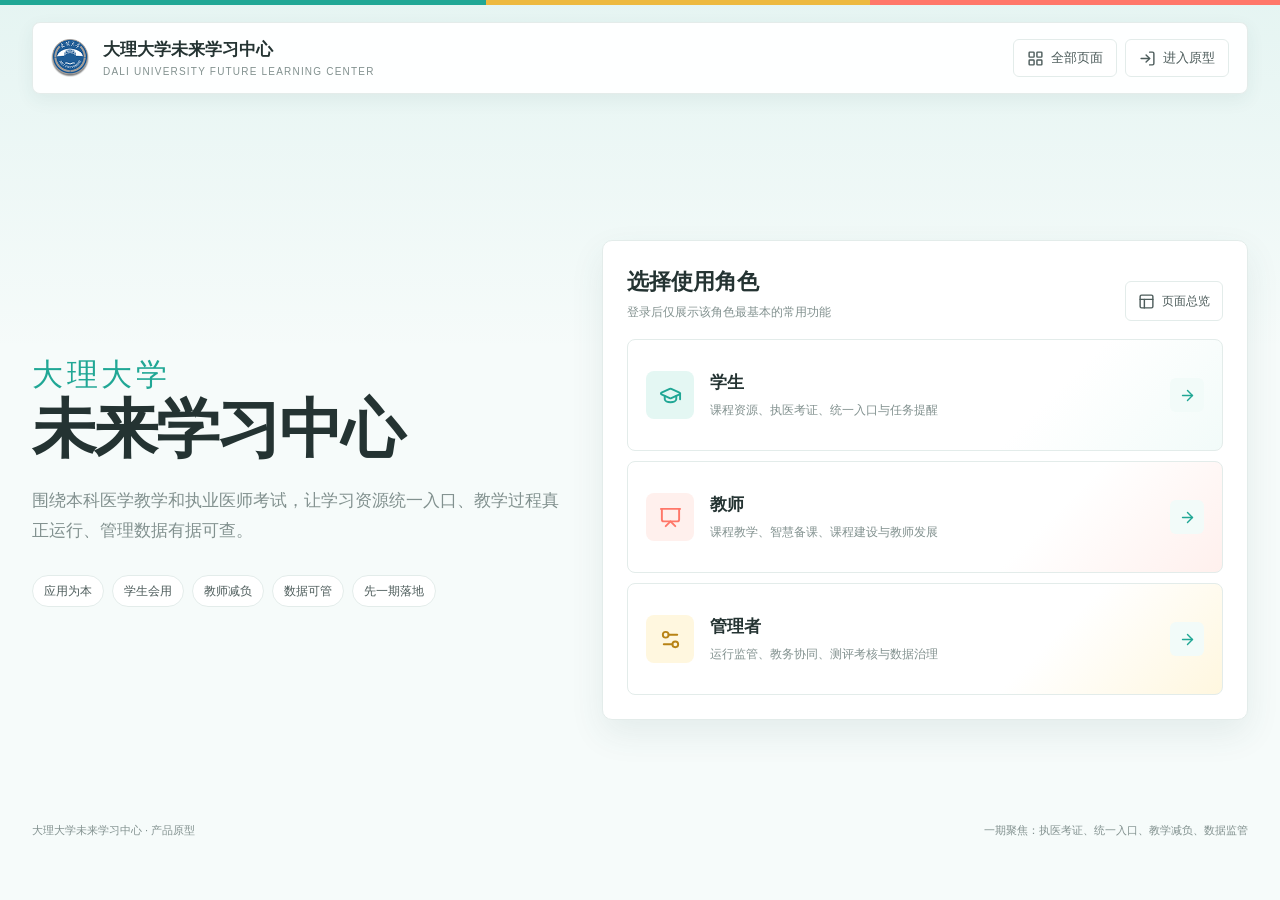
<file: future-learning-center-v2/index.html>
<!doctype html>
<html lang="zh-CN">
<head>
  <meta charset="utf-8">
  <meta name="viewport" content="width=device-width, initial-scale=1">
  <meta name="description" content="大理大学未来学习中心产品原型">
  <title>大理大学未来学习中心 - 产品原型</title>
  <link rel="icon" href="assets/dali-mark-official.png">
  <link rel="stylesheet" href="styles.css">
</head>
<body>
  <div id="app"></div>
  <script src="assets/lucide.min.js"></script>
  <script src="app.js"></script>
</body>
</html>
</file>
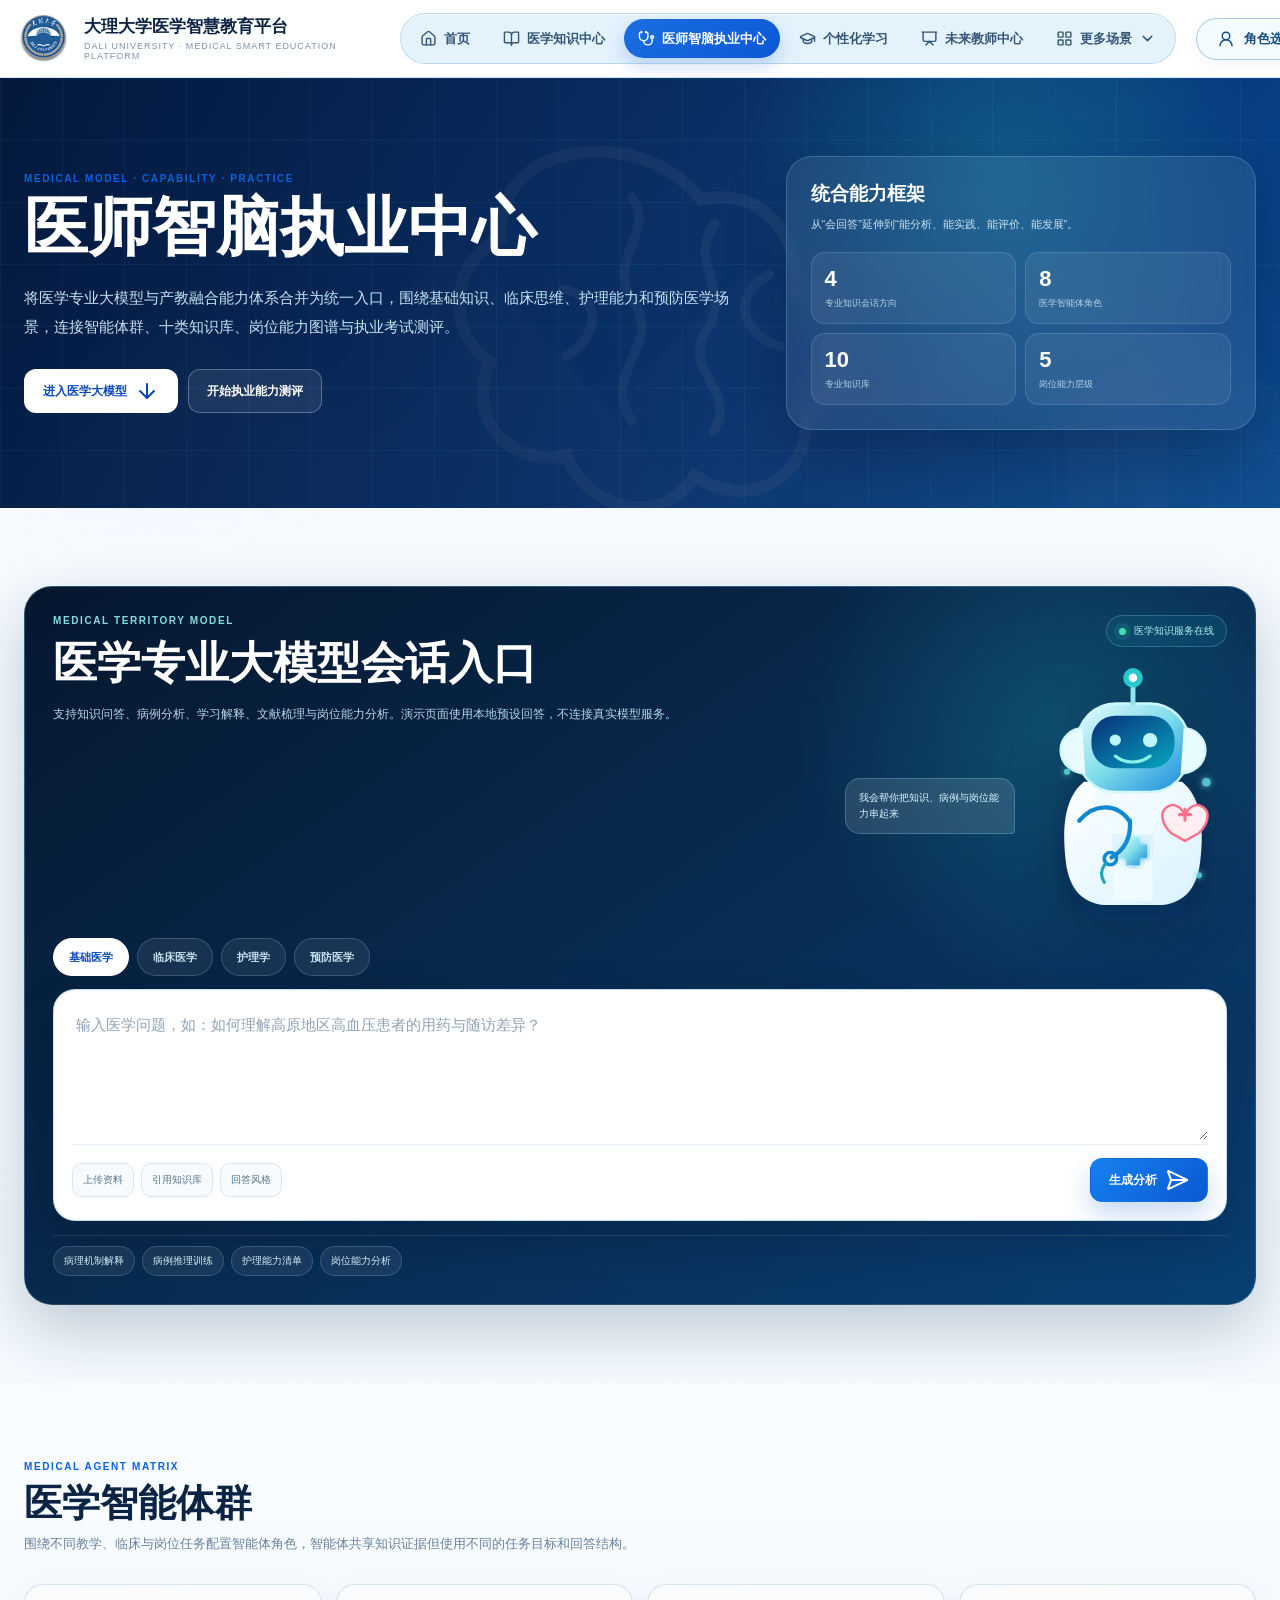
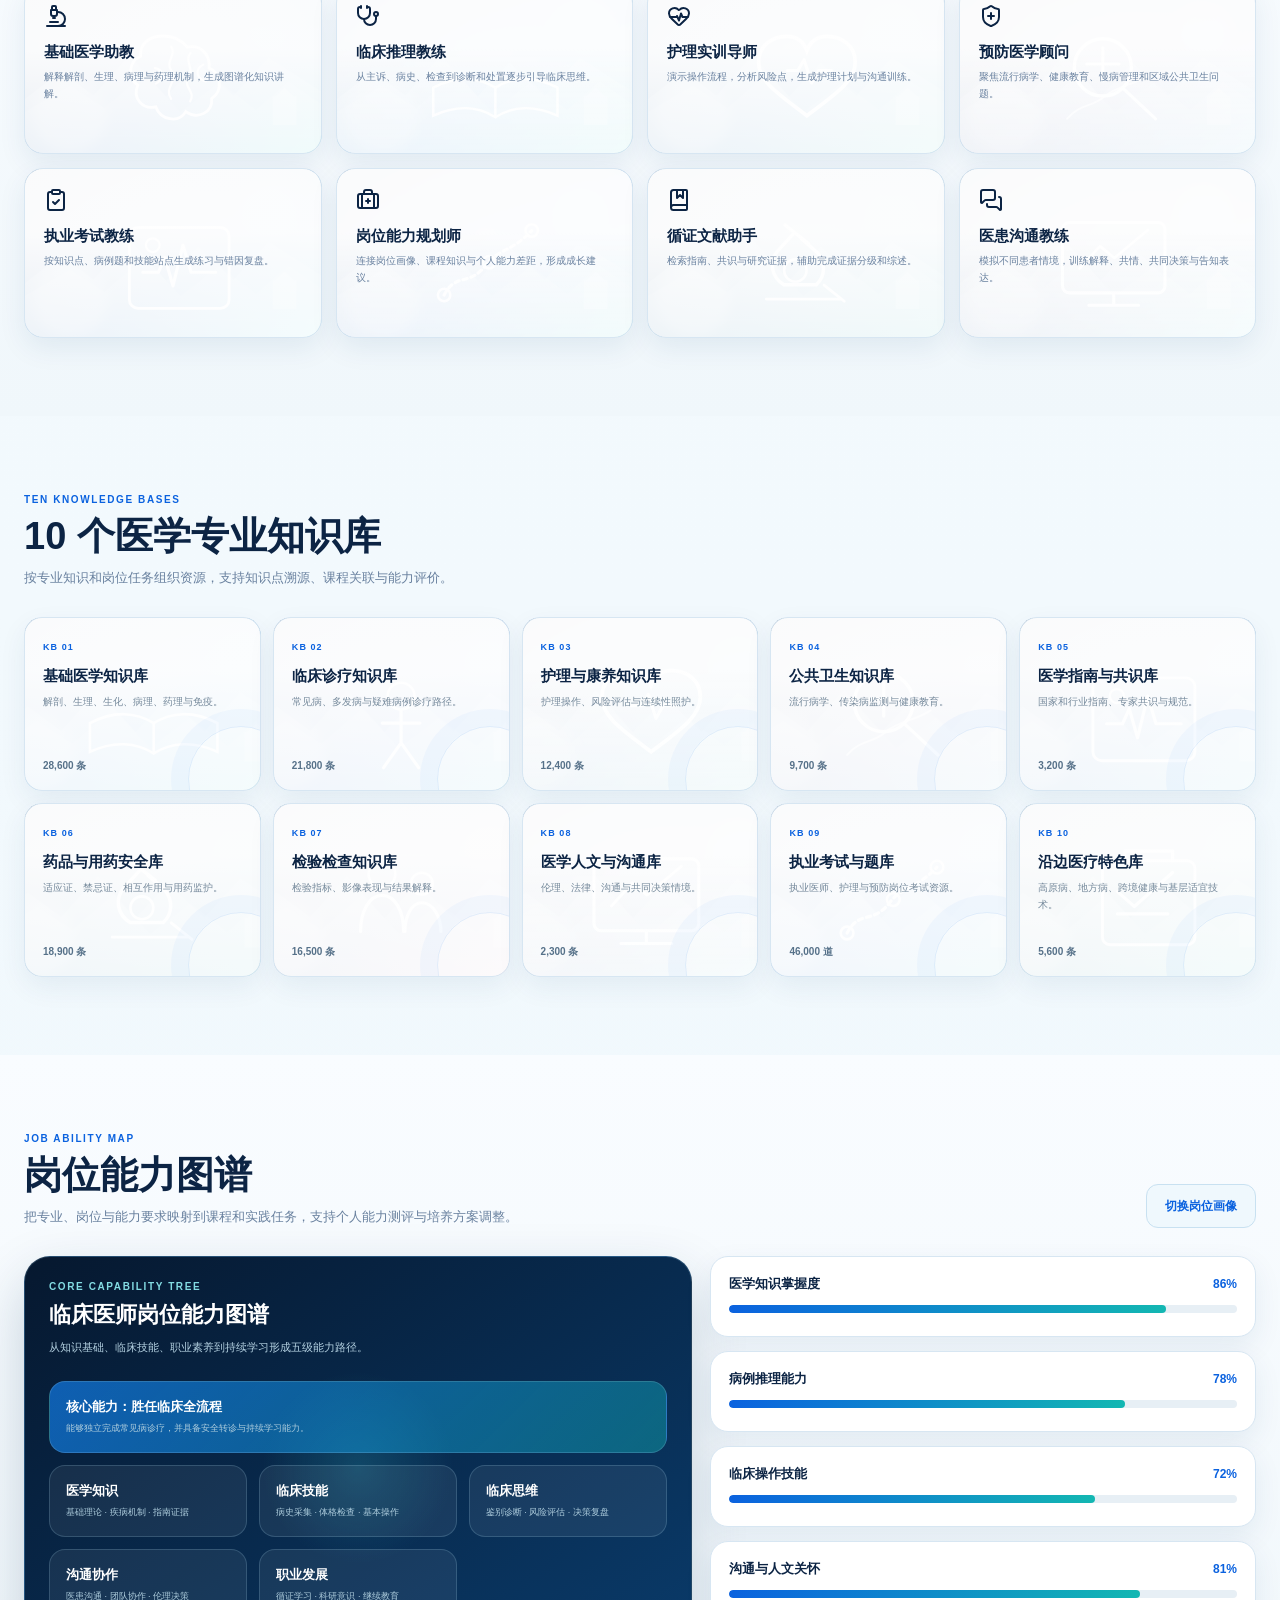
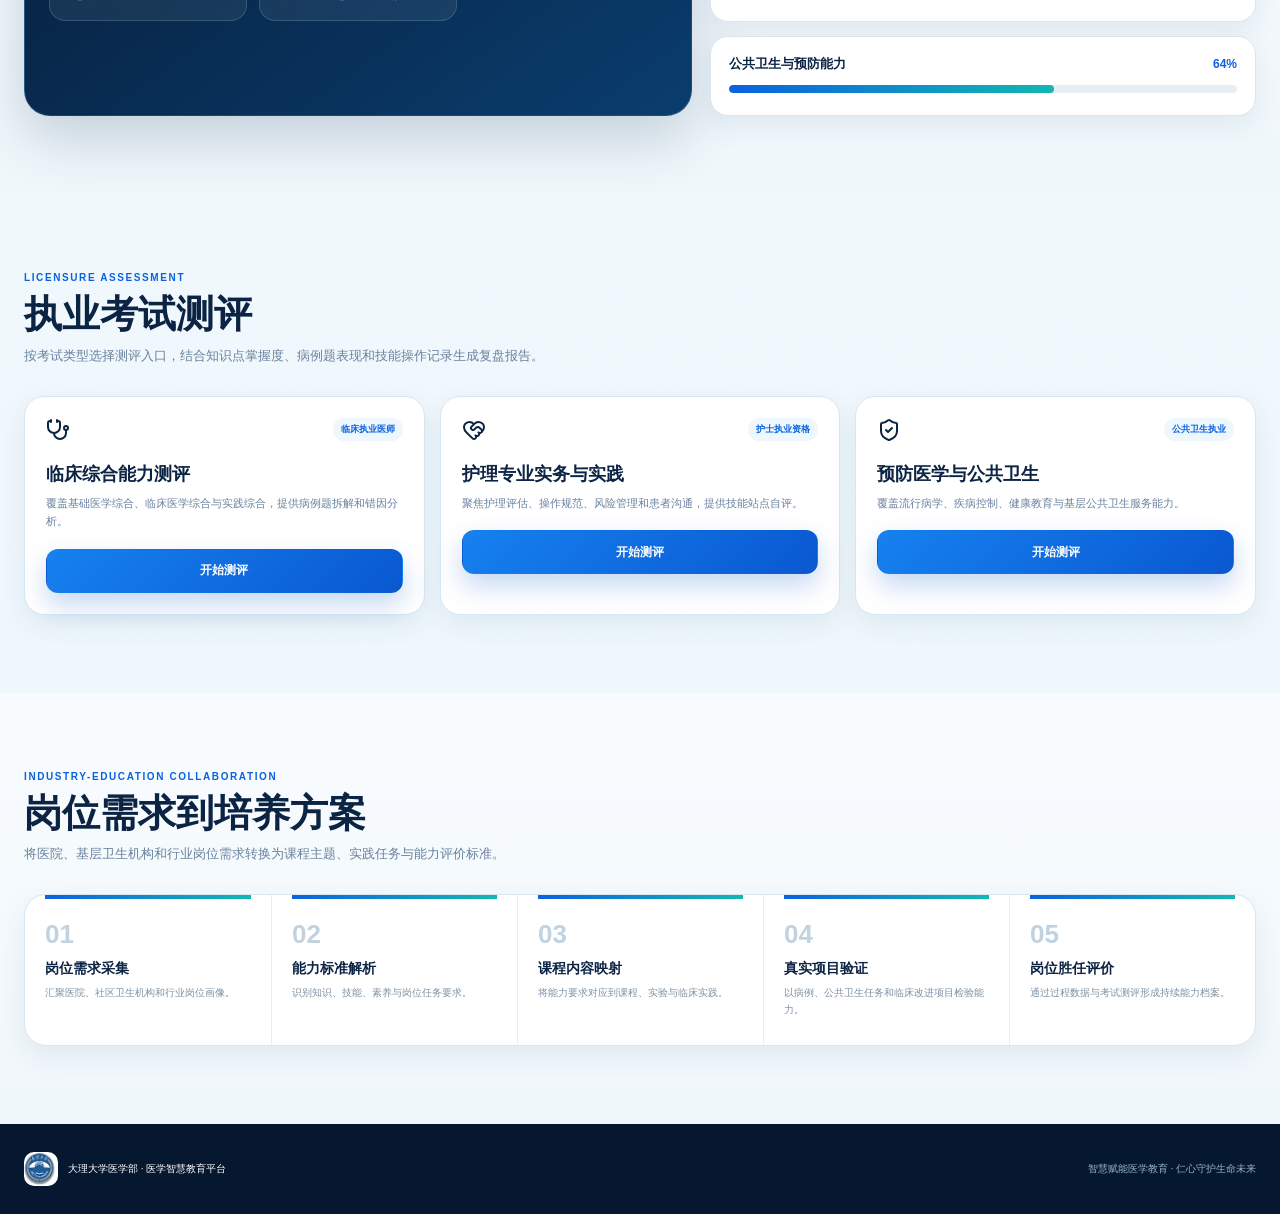
<file: clinical.html>
<!doctype html>
<html lang="zh-CN">
<head>
  <meta charset="utf-8">
  <meta name="viewport" content="width=device-width, initial-scale=1">
  <meta name="description" content="大理大学医学智慧教育平台医师智脑执业中心，融合医学专业大模型、医学智能体群、知识库、岗位能力图谱与执业考试测评。">
  <title>医师智脑执业中心｜大理大学医学智慧教育平台</title>
  <link rel="icon" href="assets/favicon.svg" type="image/svg+xml">
  <link rel="stylesheet" href="assets/site.css">
</head>
<body data-page="clinical">
  <div data-site-header></div>

  <main>
    <section class="page-hero" style="--page-image:url('../assets/covers/clinical.svg')">
      <div class="container page-hero__inner">
        <div>
          <div class="page-kicker">MEDICAL MODEL · CAPABILITY · PRACTICE</div>
          <h1>医师智脑执业中心</h1>
          <p>将医学专业大模型与产教融合能力体系合并为统一入口，围绕基础知识、临床思维、护理能力和预防医学场景，连接智能体群、十类知识库、岗位能力图谱与执业考试测评。</p>
          <div class="hero-actions">
            <a class="button white" href="#model-console">进入医学大模型 <i data-lucide="arrow-down"></i></a>
            <a class="button ghost" href="#exam">开始执业能力测评</a>
          </div>
        </div>
        <aside class="hero-panel">
          <h3>统合能力框架</h3>
          <p>从“会回答”延伸到“能分析、能实践、能评价、能发展”。</p>
          <div class="hero-panel-grid">
            <div><b>4</b><span>专业知识会话方向</span></div>
            <div><b>8</b><span>医学智能体角色</span></div>
            <div><b>10</b><span>专业知识库</span></div>
            <div><b>5</b><span>岗位能力层级</span></div>
          </div>
        </aside>
      </div>
    </section>

    <section class="section" id="model-console">
      <div class="container">
        <div class="model-entry-shell reveal">
          <div class="model-entry-head">
            <div>
              <div class="page-kicker" style="color:#80dde4">MEDICAL TERRITORY MODEL</div>
              <h2>医学专业大模型会话入口</h2>
              <p>支持知识问答、病例分析、学习解释、文献梳理与岗位能力分析。演示页面使用本地预设回答，不连接真实模型服务。</p>
            </div>
            <div class="model-head-side">
              <span class="model-status">医学知识服务在线</span>
              <div class="model-mascot-wrap">
                <span>我会帮你把知识、病例与岗位能力串起来</span>
                <img class="model-mascot" src="assets/ai-medical-assistant.svg" alt="AI医学助手卡通形象">
              </div>
            </div>
          </div>

          <div class="model-console" data-console>
            <div class="model-mode-tabs" aria-label="选择医学专业方向">
              <button class="active" type="button">基础医学</button>
              <button type="button">临床医学</button>
              <button type="button">护理学</button>
              <button type="button">预防医学</button>
            </div>
            <div class="model-compose">
              <label class="sr-only" for="medicalQuery">输入医学问题</label>
              <textarea id="medicalQuery" placeholder="输入医学问题，如：如何理解高原地区高血压患者的用药与随访差异？"></textarea>
              <div class="model-compose__foot">
                <div class="model-compose__tools">
                  <button type="button" data-toast="支持上传病例、检验报告、课件和文献">上传资料</button>
                  <button type="button" data-toast="已开启知识点引用演示">引用知识库</button>
                  <button type="button" data-toast="可选择严谨解释、病例推演或教学表达">回答风格</button>
                </div>
                <button class="button primary" type="button" data-console-send>生成分析 <i data-lucide="send-horizontal"></i></button>
              </div>
            </div>
            <div class="prompt-actions" style="margin-top:14px">
              <div class="prompt-tags">
                <button type="button" data-prompt="从病理生理机制解释慢性心力衰竭患者夜间阵发性呼吸困难">病理机制解释</button>
                <button type="button" data-prompt="设计一个发热伴皮疹病例的临床推理训练任务">病例推理训练</button>
                <button type="button" data-prompt="护理学本科学生进入临床前应掌握哪些核心操作能力">护理能力清单</button>
                <button type="button" data-prompt="分析边境地区传染病监测的重点岗位能力">岗位能力分析</button>
              </div>
            </div>
            <div class="console-output" data-console-output hidden></div>
          </div>
        </div>
      </div>
    </section>

    <section class="section soft">
      <div class="container">
        <div class="section-heading reveal">
          <div>
            <div class="section-kicker">MEDICAL AGENT MATRIX</div>
            <h2>医学智能体群</h2>
            <p>围绕不同教学、临床与岗位任务配置智能体角色，智能体共享知识证据但使用不同的任务目标和回答结构。</p>
          </div>
        </div>
        <div class="agent-grid">
          <article class="agent-card reveal"><i data-lucide="microscope"></i><h3>基础医学助教</h3><p>解释解剖、生理、病理与药理机制，生成图谱化知识讲解。</p></article>
          <article class="agent-card reveal"><i data-lucide="stethoscope"></i><h3>临床推理教练</h3><p>从主诉、病史、检查到诊断和处置逐步引导临床思维。</p></article>
          <article class="agent-card reveal"><i data-lucide="heart-pulse"></i><h3>护理实训导师</h3><p>演示操作流程，分析风险点，生成护理计划与沟通训练。</p></article>
          <article class="agent-card reveal"><i data-lucide="shield-plus"></i><h3>预防医学顾问</h3><p>聚焦流行病学、健康教育、慢病管理和区域公共卫生问题。</p></article>
          <article class="agent-card reveal"><i data-lucide="clipboard-check"></i><h3>执业考试教练</h3><p>按知识点、病例题和技能站点生成练习与错因复盘。</p></article>
          <article class="agent-card reveal"><i data-lucide="briefcase-medical"></i><h3>岗位能力规划师</h3><p>连接岗位画像、课程知识与个人能力差距，形成成长建议。</p></article>
          <article class="agent-card reveal"><i data-lucide="book-marked"></i><h3>循证文献助手</h3><p>检索指南、共识与研究证据，辅助完成证据分级和综述。</p></article>
          <article class="agent-card reveal"><i data-lucide="messages-square"></i><h3>医患沟通教练</h3><p>模拟不同患者情境，训练解释、共情、共同决策与告知表达。</p></article>
        </div>
      </div>
    </section>

    <section class="section">
      <div class="container">
        <div class="section-heading reveal">
          <div>
            <div class="section-kicker">TEN KNOWLEDGE BASES</div>
            <h2>10 个医学专业知识库</h2>
            <p>按专业知识和岗位任务组织资源，支持知识点溯源、课程关联与能力评价。</p>
          </div>
        </div>
        <div class="knowledge-base-grid">
          <article class="knowledge-base reveal"><small>KB 01</small><h3>基础医学知识库</h3><p>解剖、生理、生化、病理、药理与免疫。</p><b>28,600 条</b></article>
          <article class="knowledge-base reveal"><small>KB 02</small><h3>临床诊疗知识库</h3><p>常见病、多发病与疑难病例诊疗路径。</p><b>21,800 条</b></article>
          <article class="knowledge-base reveal"><small>KB 03</small><h3>护理与康养知识库</h3><p>护理操作、风险评估与连续性照护。</p><b>12,400 条</b></article>
          <article class="knowledge-base reveal"><small>KB 04</small><h3>公共卫生知识库</h3><p>流行病学、传染病监测与健康教育。</p><b>9,700 条</b></article>
          <article class="knowledge-base reveal"><small>KB 05</small><h3>医学指南与共识库</h3><p>国家和行业指南、专家共识与规范。</p><b>3,200 条</b></article>
          <article class="knowledge-base reveal"><small>KB 06</small><h3>药品与用药安全库</h3><p>适应证、禁忌证、相互作用与用药监护。</p><b>18,900 条</b></article>
          <article class="knowledge-base reveal"><small>KB 07</small><h3>检验检查知识库</h3><p>检验指标、影像表现与结果解释。</p><b>16,500 条</b></article>
          <article class="knowledge-base reveal"><small>KB 08</small><h3>医学人文与沟通库</h3><p>伦理、法律、沟通与共同决策情境。</p><b>2,300 条</b></article>
          <article class="knowledge-base reveal"><small>KB 09</small><h3>执业考试与题库</h3><p>执业医师、护理与预防岗位考试资源。</p><b>46,000 道</b></article>
          <article class="knowledge-base reveal"><small>KB 10</small><h3>沿边医疗特色库</h3><p>高原病、地方病、跨境健康与基层适宜技术。</p><b>5,600 条</b></article>
        </div>
      </div>
    </section>

    <section class="section soft">
      <div class="container">
        <div class="section-heading reveal">
          <div>
            <div class="section-kicker">JOB ABILITY MAP</div>
            <h2>岗位能力图谱</h2>
            <p>把专业、岗位与能力要求映射到课程和实践任务，支持个人能力测评与培养方案调整。</p>
          </div>
          <button class="button soft" type="button" data-toast="已切换至临床医师岗位画像">切换岗位画像</button>
        </div>
        <div class="capability-board">
          <div class="capability-map reveal">
            <div class="section-kicker" style="color:#83dce3">CORE CAPABILITY TREE</div>
            <h3 style="margin:0;font-size:22px">临床医师岗位能力图谱</h3>
            <p style="margin:8px 0 0;color:#b4d1e1;font-size:11px;line-height:1.7">从知识基础、临床技能、职业素养到持续学习形成五级能力路径。</p>
            <div class="capability-tree">
              <div class="capability-node"><b>核心能力：胜任临床全流程</b><span>能够独立完成常见病诊疗，并具备安全转诊与持续学习能力。</span></div>
              <div class="capability-node"><b>医学知识</b><span>基础理论 · 疾病机制 · 指南证据</span></div>
              <div class="capability-node"><b>临床技能</b><span>病史采集 · 体格检查 · 基本操作</span></div>
              <div class="capability-node"><b>临床思维</b><span>鉴别诊断 · 风险评估 · 决策复盘</span></div>
              <div class="capability-node"><b>沟通协作</b><span>医患沟通 · 团队协作 · 伦理决策</span></div>
              <div class="capability-node"><b>职业发展</b><span>循证学习 · 科研意识 · 继续教育</span></div>
            </div>
          </div>
          <div class="capacity-list">
            <div class="capacity-item reveal"><header><b>医学知识掌握度</b><em>86%</em></header><div class="progress-track"><i style="width:86%"></i></div></div>
            <div class="capacity-item reveal"><header><b>病例推理能力</b><em>78%</em></header><div class="progress-track"><i style="width:78%"></i></div></div>
            <div class="capacity-item reveal"><header><b>临床操作技能</b><em>72%</em></header><div class="progress-track"><i style="width:72%"></i></div></div>
            <div class="capacity-item reveal"><header><b>沟通与人文关怀</b><em>81%</em></header><div class="progress-track"><i style="width:81%"></i></div></div>
            <div class="capacity-item reveal"><header><b>公共卫生与预防能力</b><em>64%</em></header><div class="progress-track"><i style="width:64%"></i></div></div>
          </div>
        </div>
      </div>
    </section>

    <section class="section" id="exam">
      <div class="container">
        <div class="section-heading reveal">
          <div>
            <div class="section-kicker">LICENSURE ASSESSMENT</div>
            <h2>执业考试测评</h2>
            <p>按考试类型选择测评入口，结合知识点掌握度、病例题表现和技能操作记录生成复盘报告。</p>
          </div>
        </div>
        <div class="exam-grid">
          <article class="exam-card reveal">
            <header><i data-lucide="stethoscope"></i><span>临床执业医师</span></header>
            <h3>临床综合能力测评</h3>
            <p>覆盖基础医学综合、临床医学综合与实践综合，提供病例题拆解和错因分析。</p>
            <button class="button primary" type="button" data-toast="已进入临床执业医师模拟测评">开始测评</button>
          </article>
          <article class="exam-card reveal">
            <header><i data-lucide="heart-handshake"></i><span>护士执业资格</span></header>
            <h3>护理专业实务与实践</h3>
            <p>聚焦护理评估、操作规范、风险管理和患者沟通，提供技能站点自评。</p>
            <button class="button primary" type="button" data-toast="已进入护士执业资格模拟测评">开始测评</button>
          </article>
          <article class="exam-card reveal">
            <header><i data-lucide="shield-check"></i><span>公共卫生执业</span></header>
            <h3>预防医学与公共卫生</h3>
            <p>覆盖流行病学、疾病控制、健康教育与基层公共卫生服务能力。</p>
            <button class="button primary" type="button" data-toast="已进入公共卫生模拟测评">开始测评</button>
          </article>
        </div>
      </div>
    </section>

    <section class="section soft">
      <div class="container">
        <div class="section-heading reveal">
          <div>
            <div class="section-kicker">INDUSTRY-EDUCATION COLLABORATION</div>
            <h2>岗位需求到培养方案</h2>
            <p>将医院、基层卫生机构和行业岗位需求转换为课程主题、实践任务与能力评价标准。</p>
          </div>
        </div>
        <div class="path-strip reveal">
          <div class="path-step"><em>01</em><b>岗位需求采集</b><p>汇聚医院、社区卫生机构和行业岗位画像。</p></div>
          <div class="path-step"><em>02</em><b>能力标准解析</b><p>识别知识、技能、素养与岗位任务要求。</p></div>
          <div class="path-step"><em>03</em><b>课程内容映射</b><p>将能力要求对应到课程、实验与临床实践。</p></div>
          <div class="path-step"><em>04</em><b>真实项目验证</b><p>以病例、公共卫生任务和临床改进项目检验能力。</p></div>
          <div class="path-step"><em>05</em><b>岗位胜任评价</b><p>通过过程数据与考试测评形成持续能力档案。</p></div>
        </div>
      </div>
    </section>
  </main>

  <div data-site-footer></div>
  <script src="assets/vendor/lucide.min.js"></script>
  <script src="assets/app.js"></script>
</body>
</html>
</file>
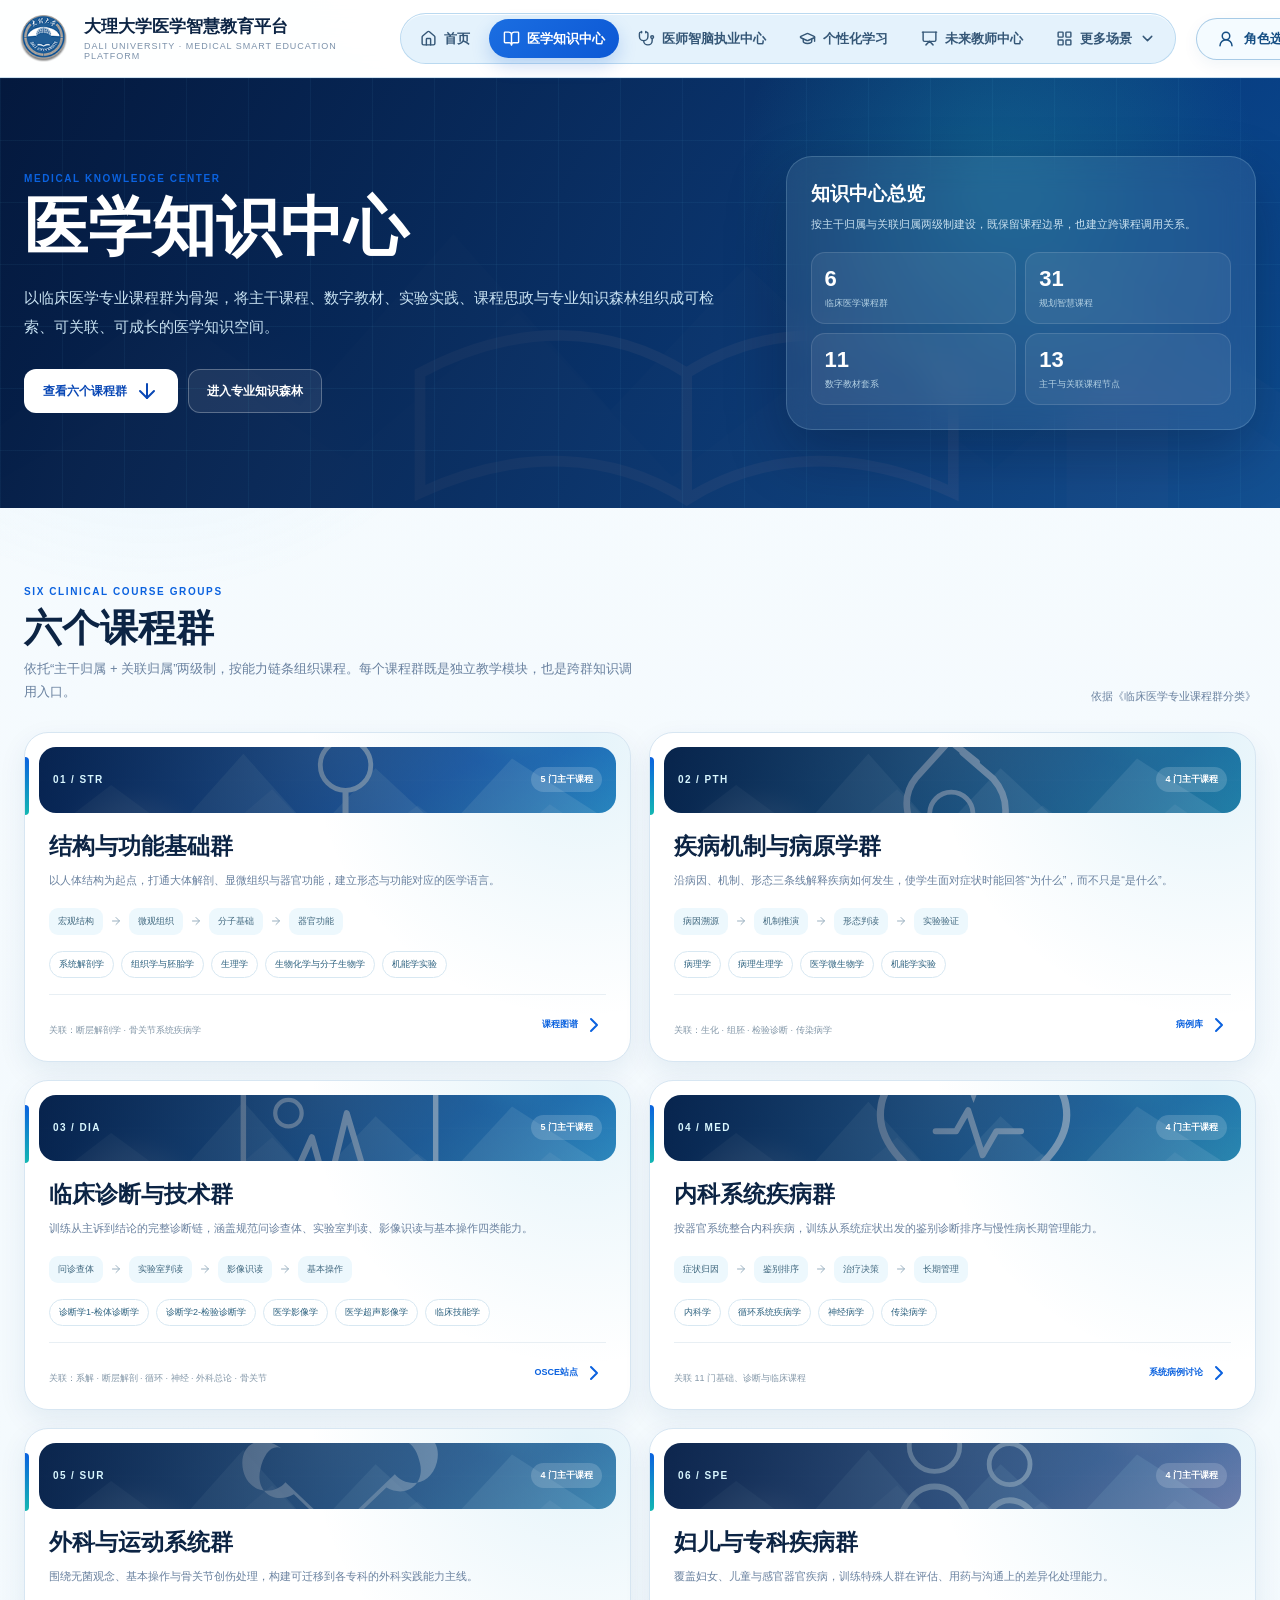
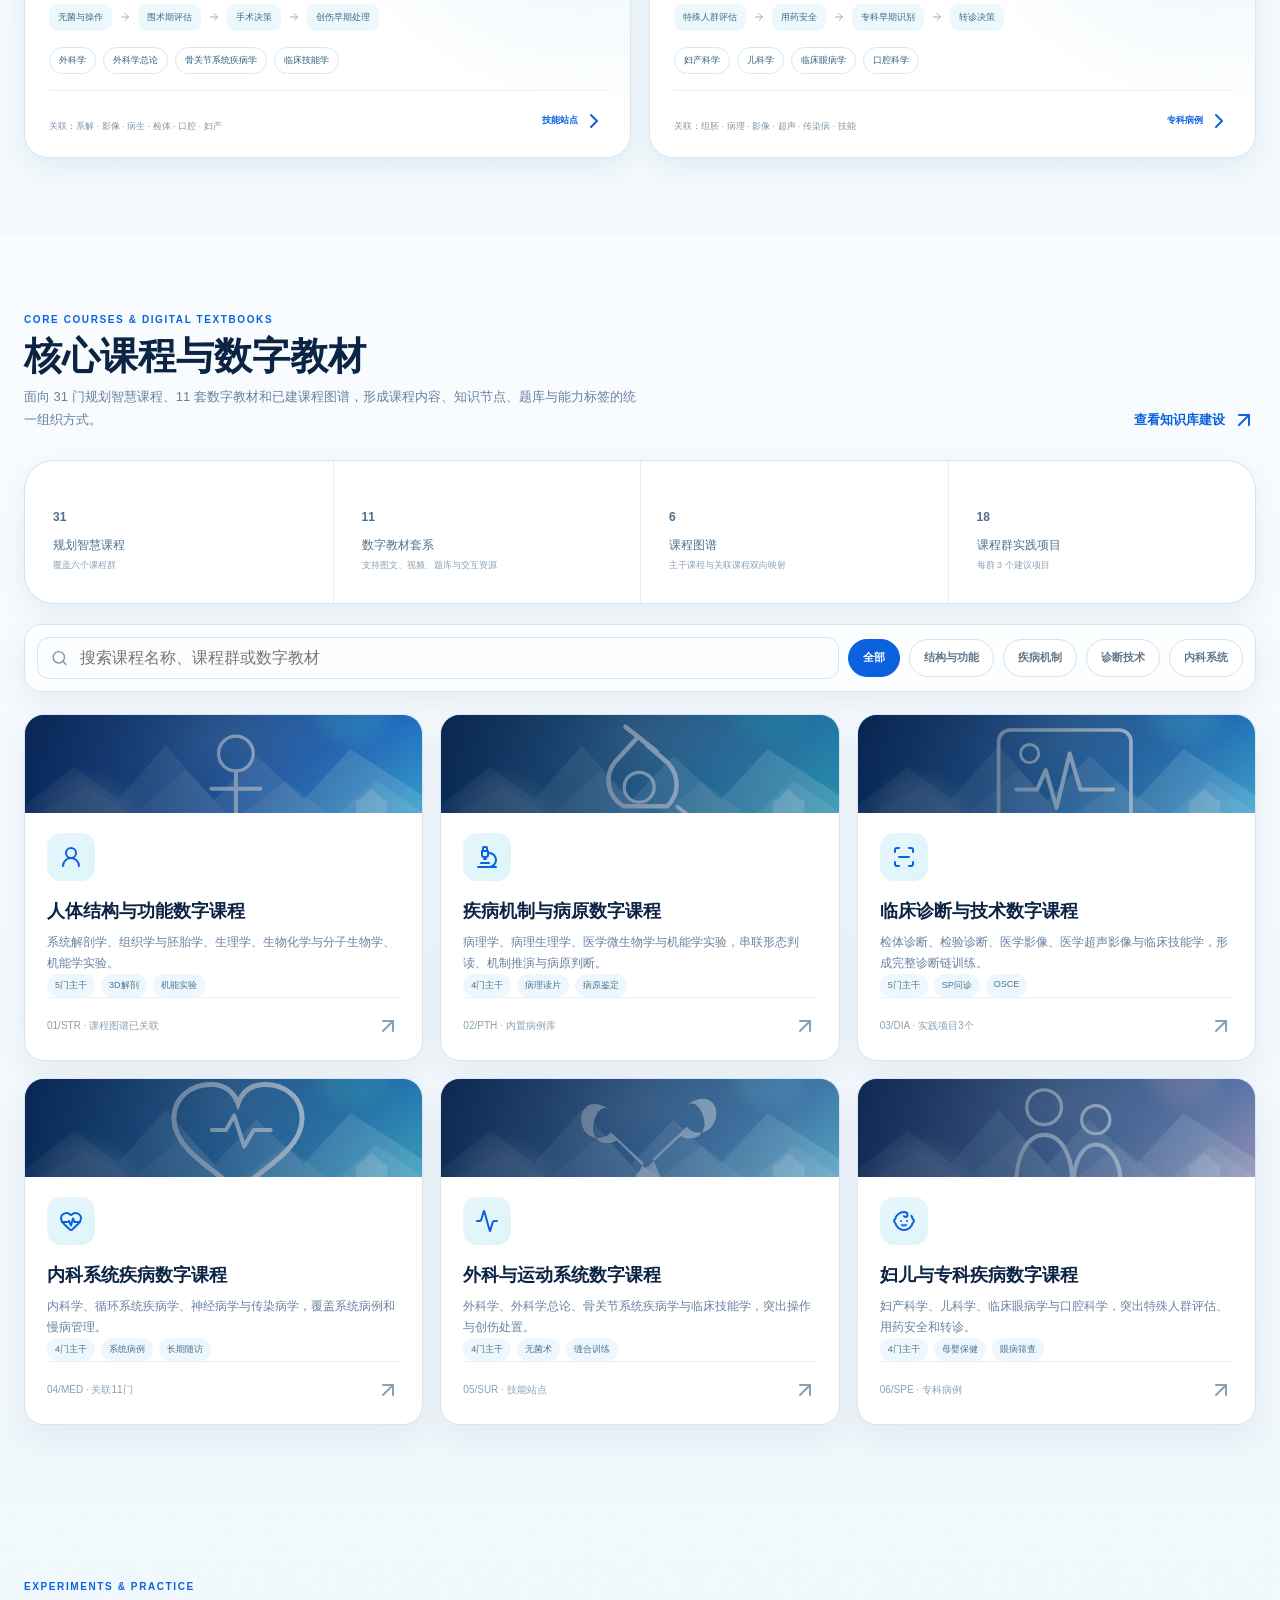
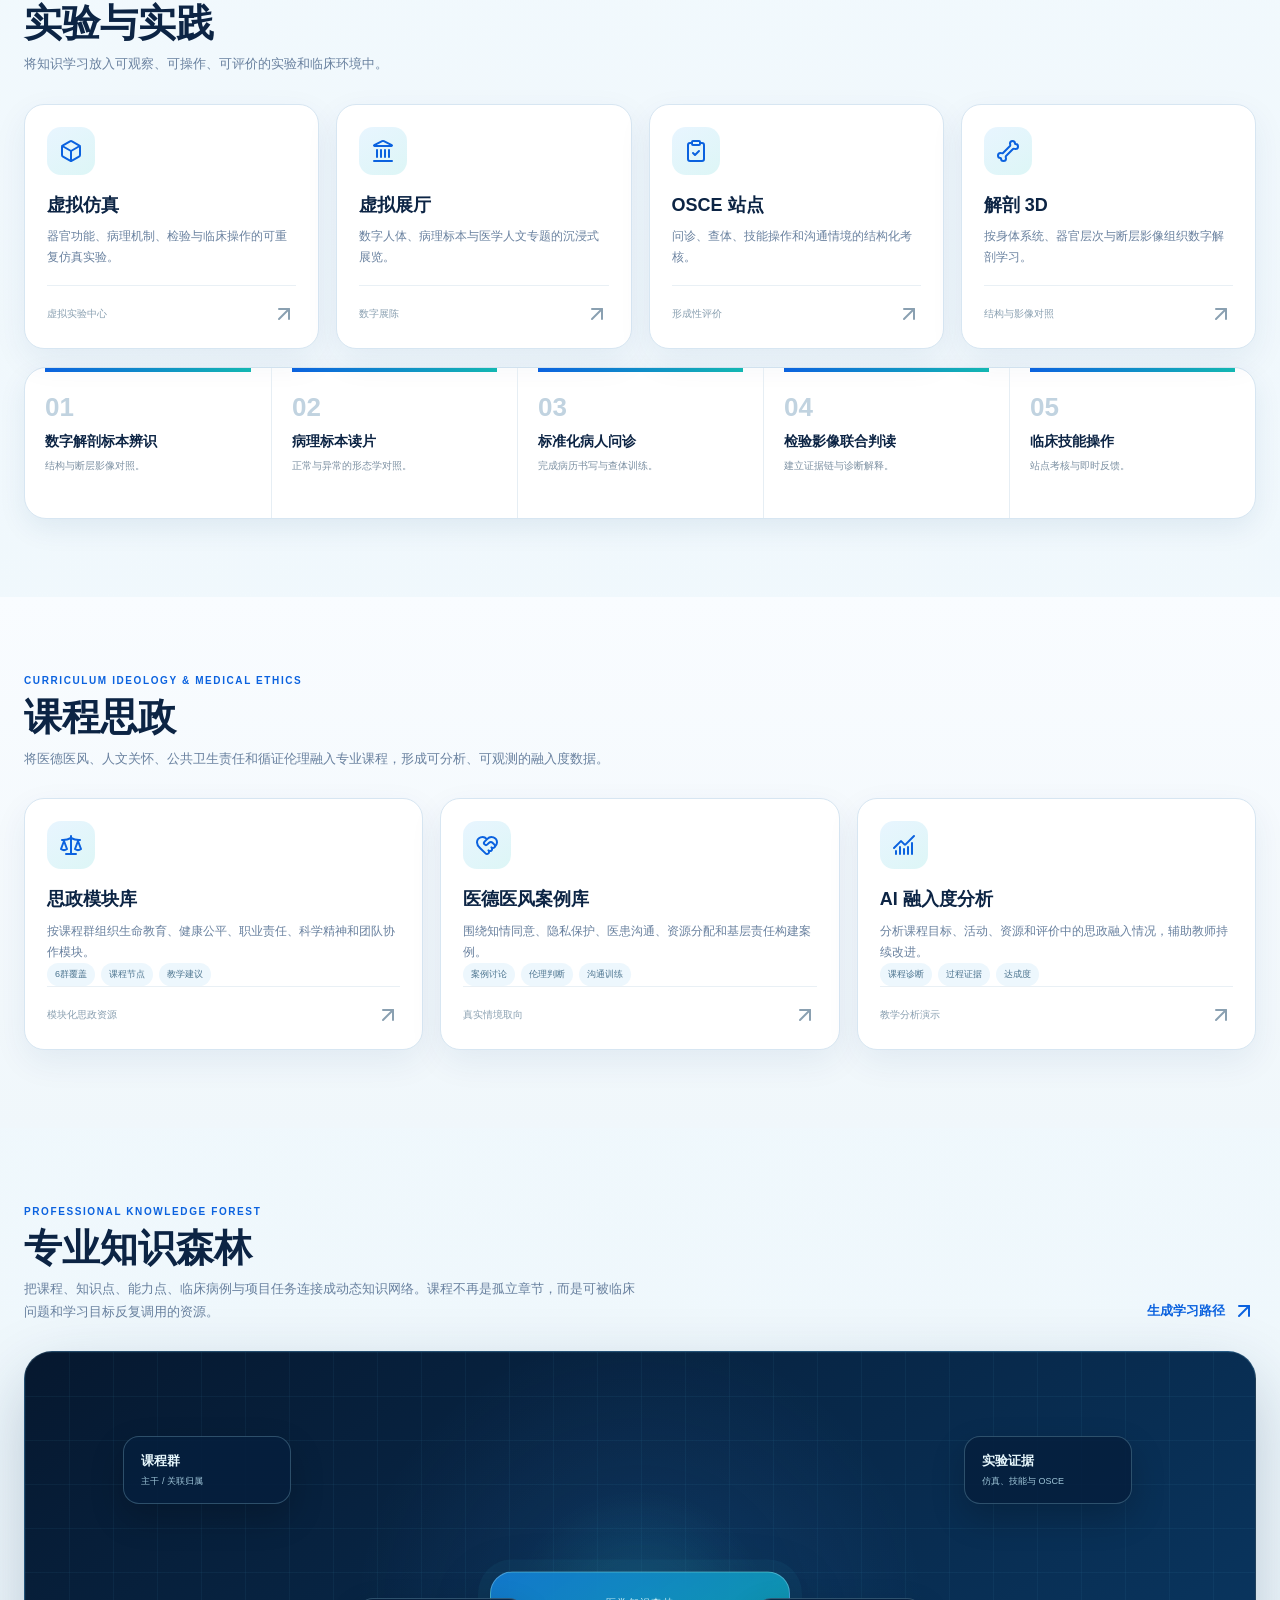
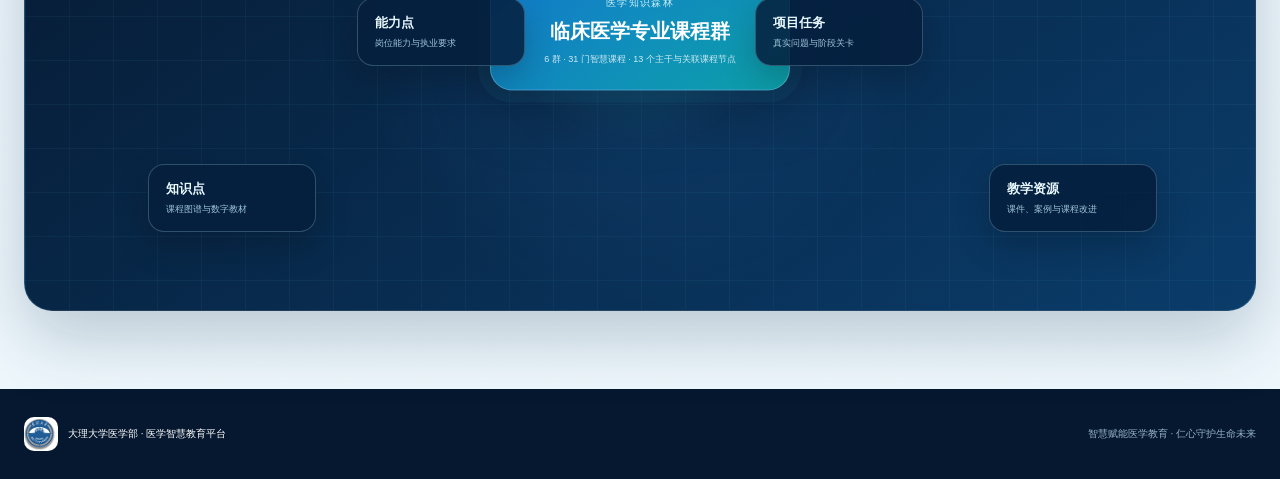
<file: knowledge.html>
<!doctype html>
<html lang="zh-CN">
<head>
  <meta charset="utf-8">
  <meta name="viewport" content="width=device-width, initial-scale=1">
  <meta name="description" content="大理大学医学智慧教育平台医学知识中心，按六个临床医学课程群组织核心课程、实验、课程思政和专业知识森林。">
  <title>医学知识中心｜大理大学医学智慧教育平台</title>
  <link rel="icon" href="assets/favicon.svg" type="image/svg+xml">
  <link rel="stylesheet" href="assets/site.css">
</head>
<body data-page="knowledge">
  <div data-site-header></div>

  <main>
    <section class="page-hero" style="--page-image:url('../assets/covers/knowledge.svg')">
      <div class="container page-hero__inner">
        <div>
          <div class="page-kicker">MEDICAL KNOWLEDGE CENTER</div>
          <h1>医学知识中心</h1>
          <p>以临床医学专业课程群为骨架，将主干课程、数字教材、实验实践、课程思政与专业知识森林组织成可检索、可关联、可成长的医学知识空间。</p>
          <div class="hero-actions">
            <a class="button white" href="#course-groups">查看六个课程群 <i data-lucide="arrow-down"></i></a>
            <a class="button ghost" href="#knowledge-forest">进入专业知识森林</a>
          </div>
        </div>
        <aside class="hero-panel">
          <h3>知识中心总览</h3>
          <p>按主干归属与关联归属两级制建设，既保留课程边界，也建立跨课程调用关系。</p>
          <div class="hero-panel-grid">
            <div><b>6</b><span>临床医学课程群</span></div>
            <div><b>31</b><span>规划智慧课程</span></div>
            <div><b>11</b><span>数字教材套系</span></div>
            <div><b>13</b><span>主干与关联课程节点</span></div>
          </div>
        </aside>
      </div>
    </section>

    <section class="section" id="course-groups">
      <div class="container">
        <div class="section-heading reveal">
          <div>
            <div class="section-kicker">SIX CLINICAL COURSE GROUPS</div>
            <h2>六个课程群</h2>
            <p>依托“主干归属 + 关联归属”两级制，按能力链条组织课程。每个课程群既是独立教学模块，也是跨群知识调用入口。</p>
          </div>
          <span class="muted" style="font-size:11px">依据《临床医学专业课程群分类》</span>
        </div>

        <div class="course-group-grid">
          <article class="course-group-card reveal" style="--cover-image:url('../assets/covers/course-str.svg')">
            <header><span>01 / STR</span><b>5 门主干课程</b></header>
            <h3>结构与功能基础群</h3>
            <p>以人体结构为起点，打通大体解剖、显微组织与器官功能，建立形态与功能对应的医学语言。</p>
            <div class="course-chain"><span>宏观结构</span><i data-lucide="arrow-right"></i><span>微观组织</span><i data-lucide="arrow-right"></i><span>分子基础</span><i data-lucide="arrow-right"></i><span>器官功能</span></div>
            <div class="course-tags"><span>系统解剖学</span><span>组织学与胚胎学</span><span>生理学</span><span>生物化学与分子生物学</span><span>机能学实验</span></div>
            <footer><span>关联：断层解剖学 · 骨关节系统疾病学</span><a href="#digital-textbooks">课程图谱 <i data-lucide="chevron-right"></i></a></footer>
          </article>

          <article class="course-group-card reveal" style="--cover-image:url('../assets/covers/course-pth.svg')">
            <header><span>02 / PTH</span><b>4 门主干课程</b></header>
            <h3>疾病机制与病原学群</h3>
            <p>沿病因、机制、形态三条线解释疾病如何发生，使学生面对症状时能回答“为什么”，而不只是“是什么”。</p>
            <div class="course-chain"><span>病因溯源</span><i data-lucide="arrow-right"></i><span>机制推演</span><i data-lucide="arrow-right"></i><span>形态判读</span><i data-lucide="arrow-right"></i><span>实验验证</span></div>
            <div class="course-tags"><span>病理学</span><span>病理生理学</span><span>医学微生物学</span><span>机能学实验</span></div>
            <footer><span>关联：生化 · 组胚 · 检验诊断 · 传染病学</span><a href="#digital-textbooks">病例库 <i data-lucide="chevron-right"></i></a></footer>
          </article>

          <article class="course-group-card reveal" style="--cover-image:url('../assets/covers/course-dia.svg')">
            <header><span>03 / DIA</span><b>5 门主干课程</b></header>
            <h3>临床诊断与技术群</h3>
            <p>训练从主诉到结论的完整诊断链，涵盖规范问诊查体、实验室判读、影像识读与基本操作四类能力。</p>
            <div class="course-chain"><span>问诊查体</span><i data-lucide="arrow-right"></i><span>实验室判读</span><i data-lucide="arrow-right"></i><span>影像识读</span><i data-lucide="arrow-right"></i><span>基本操作</span></div>
            <div class="course-tags"><span>诊断学1-检体诊断学</span><span>诊断学2-检验诊断学</span><span>医学影像学</span><span>医学超声影像学</span><span>临床技能学</span></div>
            <footer><span>关联：系解 · 断层解剖 · 循环 · 神经 · 外科总论 · 骨关节</span><a href="#experiments">OSCE站点 <i data-lucide="chevron-right"></i></a></footer>
          </article>

          <article class="course-group-card reveal" style="--cover-image:url('../assets/covers/course-med.svg')">
            <header><span>04 / MED</span><b>4 门主干课程</b></header>
            <h3>内科系统疾病群</h3>
            <p>按器官系统整合内科疾病，训练从系统症状出发的鉴别诊断排序与慢性病长期管理能力。</p>
            <div class="course-chain"><span>症状归因</span><i data-lucide="arrow-right"></i><span>鉴别排序</span><i data-lucide="arrow-right"></i><span>治疗决策</span><i data-lucide="arrow-right"></i><span>长期管理</span></div>
            <div class="course-tags"><span>内科学</span><span>循环系统疾病学</span><span>神经病学</span><span>传染病学</span></div>
            <footer><span>关联 11 门基础、诊断与临床课程</span><a href="#knowledge-forest">系统病例讨论 <i data-lucide="chevron-right"></i></a></footer>
          </article>

          <article class="course-group-card reveal" style="--cover-image:url('../assets/covers/course-sur.svg')">
            <header><span>05 / SUR</span><b>4 门主干课程</b></header>
            <h3>外科与运动系统群</h3>
            <p>围绕无菌观念、基本操作与骨关节创伤处理，构建可迁移到各专科的外科实践能力主线。</p>
            <div class="course-chain"><span>无菌与操作</span><i data-lucide="arrow-right"></i><span>围术期评估</span><i data-lucide="arrow-right"></i><span>手术决策</span><i data-lucide="arrow-right"></i><span>创伤早期处理</span></div>
            <div class="course-tags"><span>外科学</span><span>外科学总论</span><span>骨关节系统疾病学</span><span>临床技能学</span></div>
            <footer><span>关联：系解 · 影像 · 病生 · 检体 · 口腔 · 妇产</span><a href="#experiments">技能站点 <i data-lucide="chevron-right"></i></a></footer>
          </article>

          <article class="course-group-card reveal" style="--cover-image:url('../assets/covers/course-spe.svg')">
            <header><span>06 / SPE</span><b>4 门主干课程</b></header>
            <h3>妇儿与专科疾病群</h3>
            <p>覆盖妇女、儿童与感官器官疾病，训练特殊人群在评估、用药与沟通上的差异化处理能力。</p>
            <div class="course-chain"><span>特殊人群评估</span><i data-lucide="arrow-right"></i><span>用药安全</span><i data-lucide="arrow-right"></i><span>专科早期识别</span><i data-lucide="arrow-right"></i><span>转诊决策</span></div>
            <div class="course-tags"><span>妇产科学</span><span>儿科学</span><span>临床眼病学</span><span>口腔科学</span></div>
            <footer><span>关联：组胚 · 病理 · 影像 · 超声 · 传染病 · 技能</span><a href="#knowledge-forest">专科病例 <i data-lucide="chevron-right"></i></a></footer>
          </article>
        </div>
      </div>
    </section>

    <section class="section soft" id="digital-textbooks">
      <div class="container">
        <div class="section-heading reveal">
          <div>
            <div class="section-kicker">CORE COURSES & DIGITAL TEXTBOOKS</div>
            <h2>核心课程与数字教材</h2>
            <p>面向 31 门规划智慧课程、11 套数字教材和已建课程图谱，形成课程内容、知识节点、题库与能力标签的统一组织方式。</p>
          </div>
          <a class="text-link" href="clinical.html">查看知识库建设 <i data-lucide="arrow-up-right"></i></a>
        </div>
        <div class="metric-band reveal" style="margin-bottom:20px">
          <div class="metric-item"><b><span data-counter="31">0</span></b><span>规划智慧课程</span><small>覆盖六个课程群</small></div>
          <div class="metric-item"><b><span data-counter="11">0</span></b><span>数字教材套系</span><small>支持图文、视频、题库与交互资源</small></div>
          <div class="metric-item"><b><span data-counter="6">0</span></b><span>课程图谱</span><small>主干课程与关联课程双向映射</small></div>
          <div class="metric-item"><b><span data-counter="18">0</span></b><span>课程群实践项目</span><small>每群 3 个建议项目</small></div>
        </div>
        <div class="toolbar reveal" data-filter-group data-filter-target="#courseLibrary">
          <label class="toolbar-search">
            <i data-lucide="search"></i>
            <input type="search" placeholder="搜索课程名称、课程群或数字教材" data-filter-search>
          </label>
          <button class="filter-button active" type="button" data-filter="all">全部</button>
          <button class="filter-button" type="button" data-filter="str">结构与功能</button>
          <button class="filter-button" type="button" data-filter="pth">疾病机制</button>
          <button class="filter-button" type="button" data-filter="dia">诊断技术</button>
          <button class="filter-button" type="button" data-filter="med">内科系统</button>
        </div>
        <div class="cards-grid" id="courseLibrary">
          <article class="info-card has-cover reveal" data-category="str" style="--cover-image:url('../assets/covers/course-str.svg')"><span class="info-card__icon"><i data-lucide="user-round"></i></span><h3>人体结构与功能数字课程</h3><p>系统解剖学、组织学与胚胎学、生理学、生物化学与分子生物学、机能学实验。</p><div class="tags"><span>5门主干</span><span>3D解剖</span><span>机能实验</span></div><div class="info-card__foot"><span>01/STR · 课程图谱已关联</span><i data-lucide="arrow-up-right"></i></div></article>
          <article class="info-card has-cover reveal" data-category="pth" style="--cover-image:url('../assets/covers/course-pth.svg')"><span class="info-card__icon"><i data-lucide="microscope"></i></span><h3>疾病机制与病原数字课程</h3><p>病理学、病理生理学、医学微生物学与机能学实验，串联形态判读、机制推演与病原判断。</p><div class="tags"><span>4门主干</span><span>病理读片</span><span>病原鉴定</span></div><div class="info-card__foot"><span>02/PTH · 内置病例库</span><i data-lucide="arrow-up-right"></i></div></article>
          <article class="info-card has-cover reveal" data-category="dia" style="--cover-image:url('../assets/covers/course-dia.svg')"><span class="info-card__icon"><i data-lucide="scan-line"></i></span><h3>临床诊断与技术数字课程</h3><p>检体诊断、检验诊断、医学影像、医学超声影像与临床技能学，形成完整诊断链训练。</p><div class="tags"><span>5门主干</span><span>SP问诊</span><span>OSCE</span></div><div class="info-card__foot"><span>03/DIA · 实践项目3个</span><i data-lucide="arrow-up-right"></i></div></article>
          <article class="info-card has-cover reveal" data-category="med" style="--cover-image:url('../assets/covers/course-med.svg')"><span class="info-card__icon"><i data-lucide="heart-pulse"></i></span><h3>内科系统疾病数字课程</h3><p>内科学、循环系统疾病学、神经病学与传染病学，覆盖系统病例和慢病管理。</p><div class="tags"><span>4门主干</span><span>系统病例</span><span>长期随访</span></div><div class="info-card__foot"><span>04/MED · 关联11门</span><i data-lucide="arrow-up-right"></i></div></article>
          <article class="info-card has-cover reveal" data-category="sur" style="--cover-image:url('../assets/covers/course-sur.svg')"><span class="info-card__icon"><i data-lucide="activity"></i></span><h3>外科与运动系统数字课程</h3><p>外科学、外科学总论、骨关节系统疾病学与临床技能学，突出操作与创伤处置。</p><div class="tags"><span>4门主干</span><span>无菌术</span><span>缝合训练</span></div><div class="info-card__foot"><span>05/SUR · 技能站点</span><i data-lucide="arrow-up-right"></i></div></article>
          <article class="info-card has-cover reveal" data-category="spe" style="--cover-image:url('../assets/covers/course-spe.svg')"><span class="info-card__icon"><i data-lucide="baby"></i></span><h3>妇儿与专科疾病数字课程</h3><p>妇产科学、儿科学、临床眼病学与口腔科学，突出特殊人群评估、用药安全和转诊。</p><div class="tags"><span>4门主干</span><span>母婴保健</span><span>眼病筛查</span></div><div class="info-card__foot"><span>06/SPE · 专科病例</span><i data-lucide="arrow-up-right"></i></div></article>
        </div>
      </div>
    </section>

    <section class="section" id="experiments">
      <div class="container">
        <div class="section-heading reveal">
          <div>
            <div class="section-kicker">EXPERIMENTS & PRACTICE</div>
            <h2>实验与实践</h2>
            <p>将知识学习放入可观察、可操作、可评价的实验和临床环境中。</p>
          </div>
        </div>
        <div class="cards-grid four">
          <article class="info-card reveal"><span class="info-card__icon"><i data-lucide="box"></i></span><h3>虚拟仿真</h3><p>器官功能、病理机制、检验与临床操作的可重复仿真实验。</p><div class="info-card__foot"><span>虚拟实验中心</span><i data-lucide="arrow-up-right"></i></div></article>
          <article class="info-card reveal"><span class="info-card__icon"><i data-lucide="landmark"></i></span><h3>虚拟展厅</h3><p>数字人体、病理标本与医学人文专题的沉浸式展览。</p><div class="info-card__foot"><span>数字展陈</span><i data-lucide="arrow-up-right"></i></div></article>
          <article class="info-card reveal"><span class="info-card__icon"><i data-lucide="clipboard-check"></i></span><h3>OSCE 站点</h3><p>问诊、查体、技能操作和沟通情境的结构化考核。</p><div class="info-card__foot"><span>形成性评价</span><i data-lucide="arrow-up-right"></i></div></article>
          <article class="info-card reveal"><span class="info-card__icon"><i data-lucide="bone"></i></span><h3>解剖 3D</h3><p>按身体系统、器官层次与断层影像组织数字解剖学习。</p><div class="info-card__foot"><span>结构与影像对照</span><i data-lucide="arrow-up-right"></i></div></article>
        </div>
        <div class="path-strip reveal" style="margin-top:18px">
          <div class="path-step"><em>01</em><b>数字解剖标本辨识</b><p>结构与断层影像对照。</p></div>
          <div class="path-step"><em>02</em><b>病理标本读片</b><p>正常与异常的形态学对照。</p></div>
          <div class="path-step"><em>03</em><b>标准化病人问诊</b><p>完成病历书写与查体训练。</p></div>
          <div class="path-step"><em>04</em><b>检验影像联合判读</b><p>建立证据链与诊断解释。</p></div>
          <div class="path-step"><em>05</em><b>临床技能操作</b><p>站点考核与即时反馈。</p></div>
        </div>
      </div>
    </section>

    <section class="section soft">
      <div class="container">
        <div class="section-heading reveal">
          <div>
            <div class="section-kicker">CURRICULUM IDEOLOGY & MEDICAL ETHICS</div>
            <h2>课程思政</h2>
            <p>将医德医风、人文关怀、公共卫生责任和循证伦理融入专业课程，形成可分析、可观测的融入度数据。</p>
          </div>
        </div>
        <div class="cards-grid">
          <article class="info-card reveal"><span class="info-card__icon"><i data-lucide="scale"></i></span><h3>思政模块库</h3><p>按课程群组织生命教育、健康公平、职业责任、科学精神和团队协作模块。</p><div class="tags"><span>6群覆盖</span><span>课程节点</span><span>教学建议</span></div><div class="info-card__foot"><span>模块化思政资源</span><i data-lucide="arrow-up-right"></i></div></article>
          <article class="info-card reveal"><span class="info-card__icon"><i data-lucide="heart-handshake"></i></span><h3>医德医风案例库</h3><p>围绕知情同意、隐私保护、医患沟通、资源分配和基层责任构建案例。</p><div class="tags"><span>案例讨论</span><span>伦理判断</span><span>沟通训练</span></div><div class="info-card__foot"><span>真实情境取向</span><i data-lucide="arrow-up-right"></i></div></article>
          <article class="info-card reveal"><span class="info-card__icon"><i data-lucide="chart-no-axes-combined"></i></span><h3>AI 融入度分析</h3><p>分析课程目标、活动、资源和评价中的思政融入情况，辅助教师持续改进。</p><div class="tags"><span>课程诊断</span><span>过程证据</span><span>达成度</span></div><div class="info-card__foot"><span>教学分析演示</span><i data-lucide="arrow-up-right"></i></div></article>
        </div>
      </div>
    </section>

    <section class="section" id="knowledge-forest">
      <div class="container">
        <div class="section-heading reveal">
          <div>
            <div class="section-kicker">PROFESSIONAL KNOWLEDGE FOREST</div>
            <h2>专业知识森林</h2>
            <p>把课程、知识点、能力点、临床病例与项目任务连接成动态知识网络。课程不再是孤立章节，而是可被临床问题和学习目标反复调用的资源。</p>
          </div>
          <a class="text-link" href="personal.html">生成学习路径 <i data-lucide="arrow-up-right"></i></a>
        </div>
        <div class="knowledge-forest reveal">
          <div class="forest-center"><span>医学知识森林</span><b>临床医学专业课程群</b><small>6 群 · 31 门智慧课程 · 13 个主干与关联课程节点</small></div>
          <a class="forest-node n1" href="#course-groups"><b>课程群</b><span>主干 / 关联归属</span></a>
          <a class="forest-node n2" href="#digital-textbooks"><b>知识点</b><span>课程图谱与数字教材</span></a>
          <a class="forest-node n3" href="clinical.html"><b>能力点</b><span>岗位能力与执业要求</span></a>
          <a class="forest-node n4" href="project.html"><b>项目任务</b><span>真实问题与阶段关卡</span></a>
          <a class="forest-node n5" href="#experiments"><b>实验证据</b><span>仿真、技能与 OSCE</span></a>
          <a class="forest-node n6" href="teacher.html"><b>教学资源</b><span>课件、案例与课程改进</span></a>
        </div>
      </div>
    </section>
  </main>

  <div data-site-footer></div>
  <script src="assets/vendor/lucide.min.js"></script>
  <script src="assets/app.js"></script>
</body>
</html>
</file>
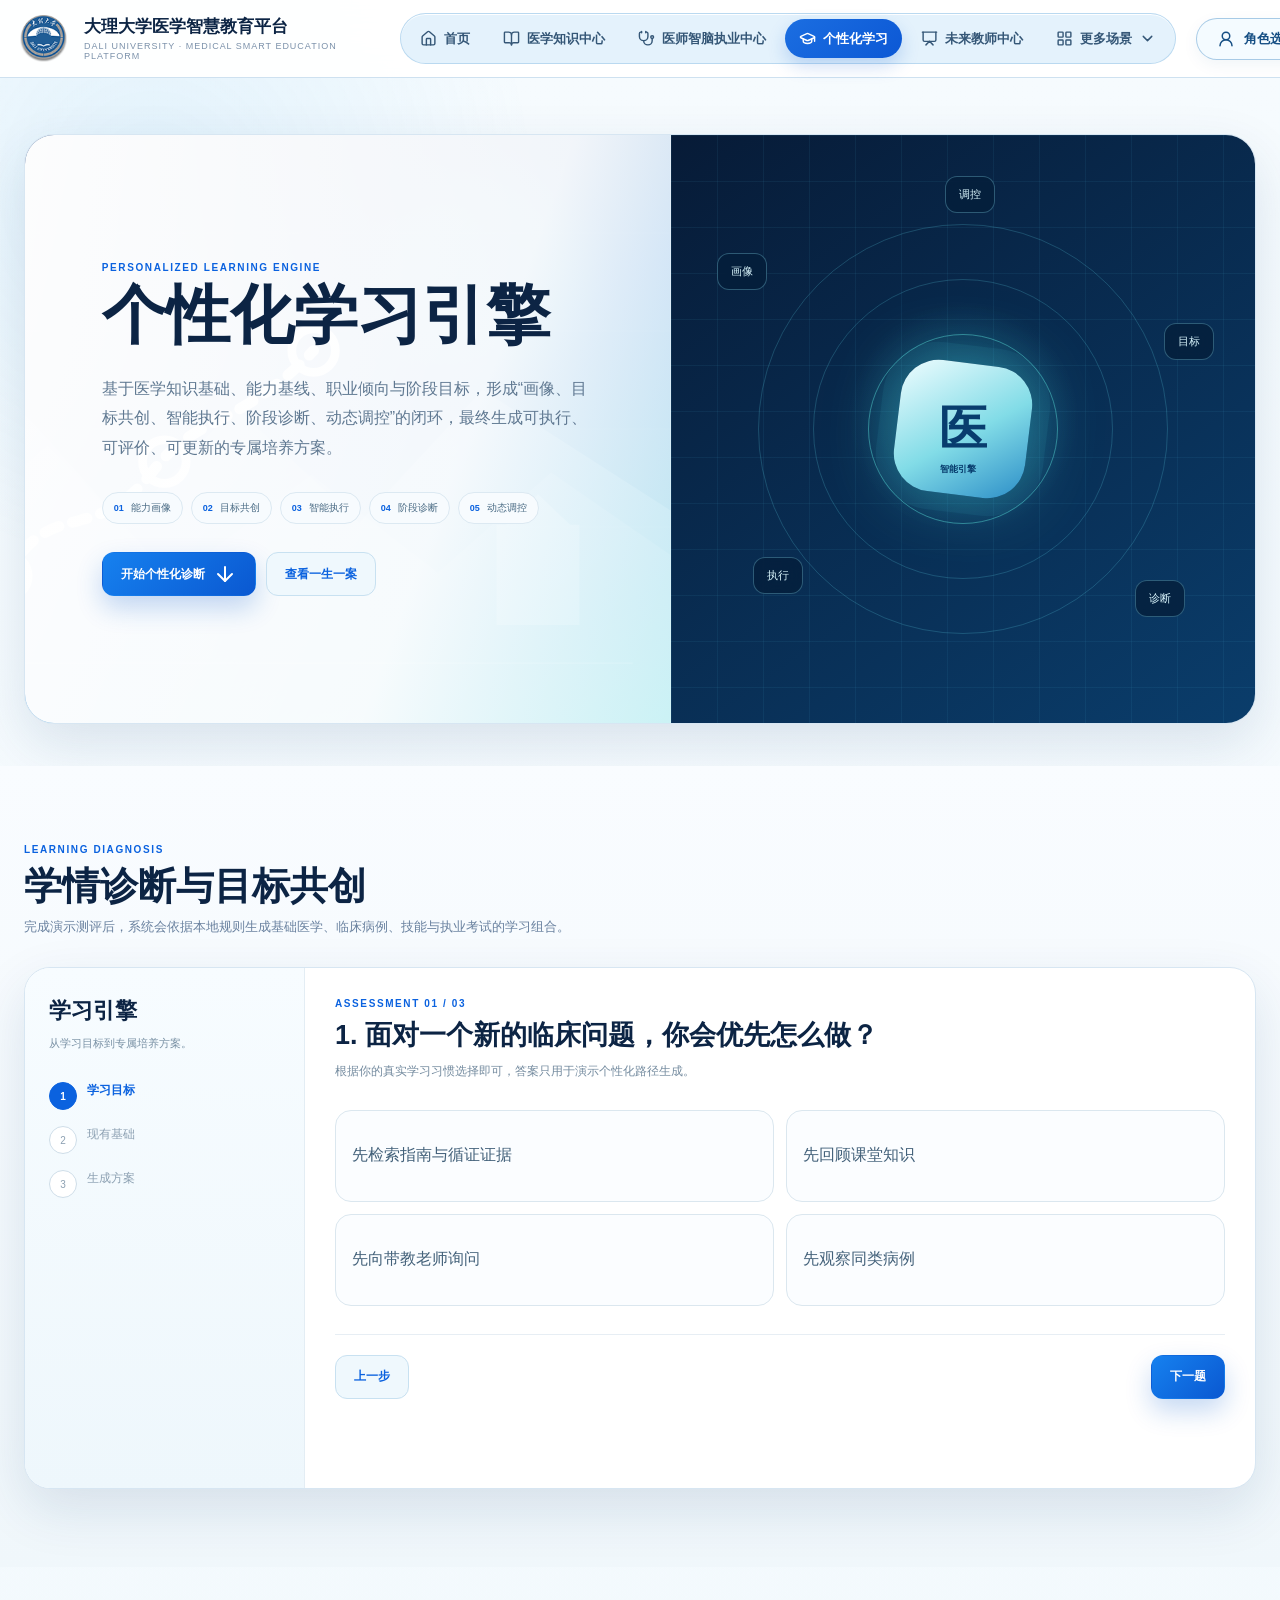
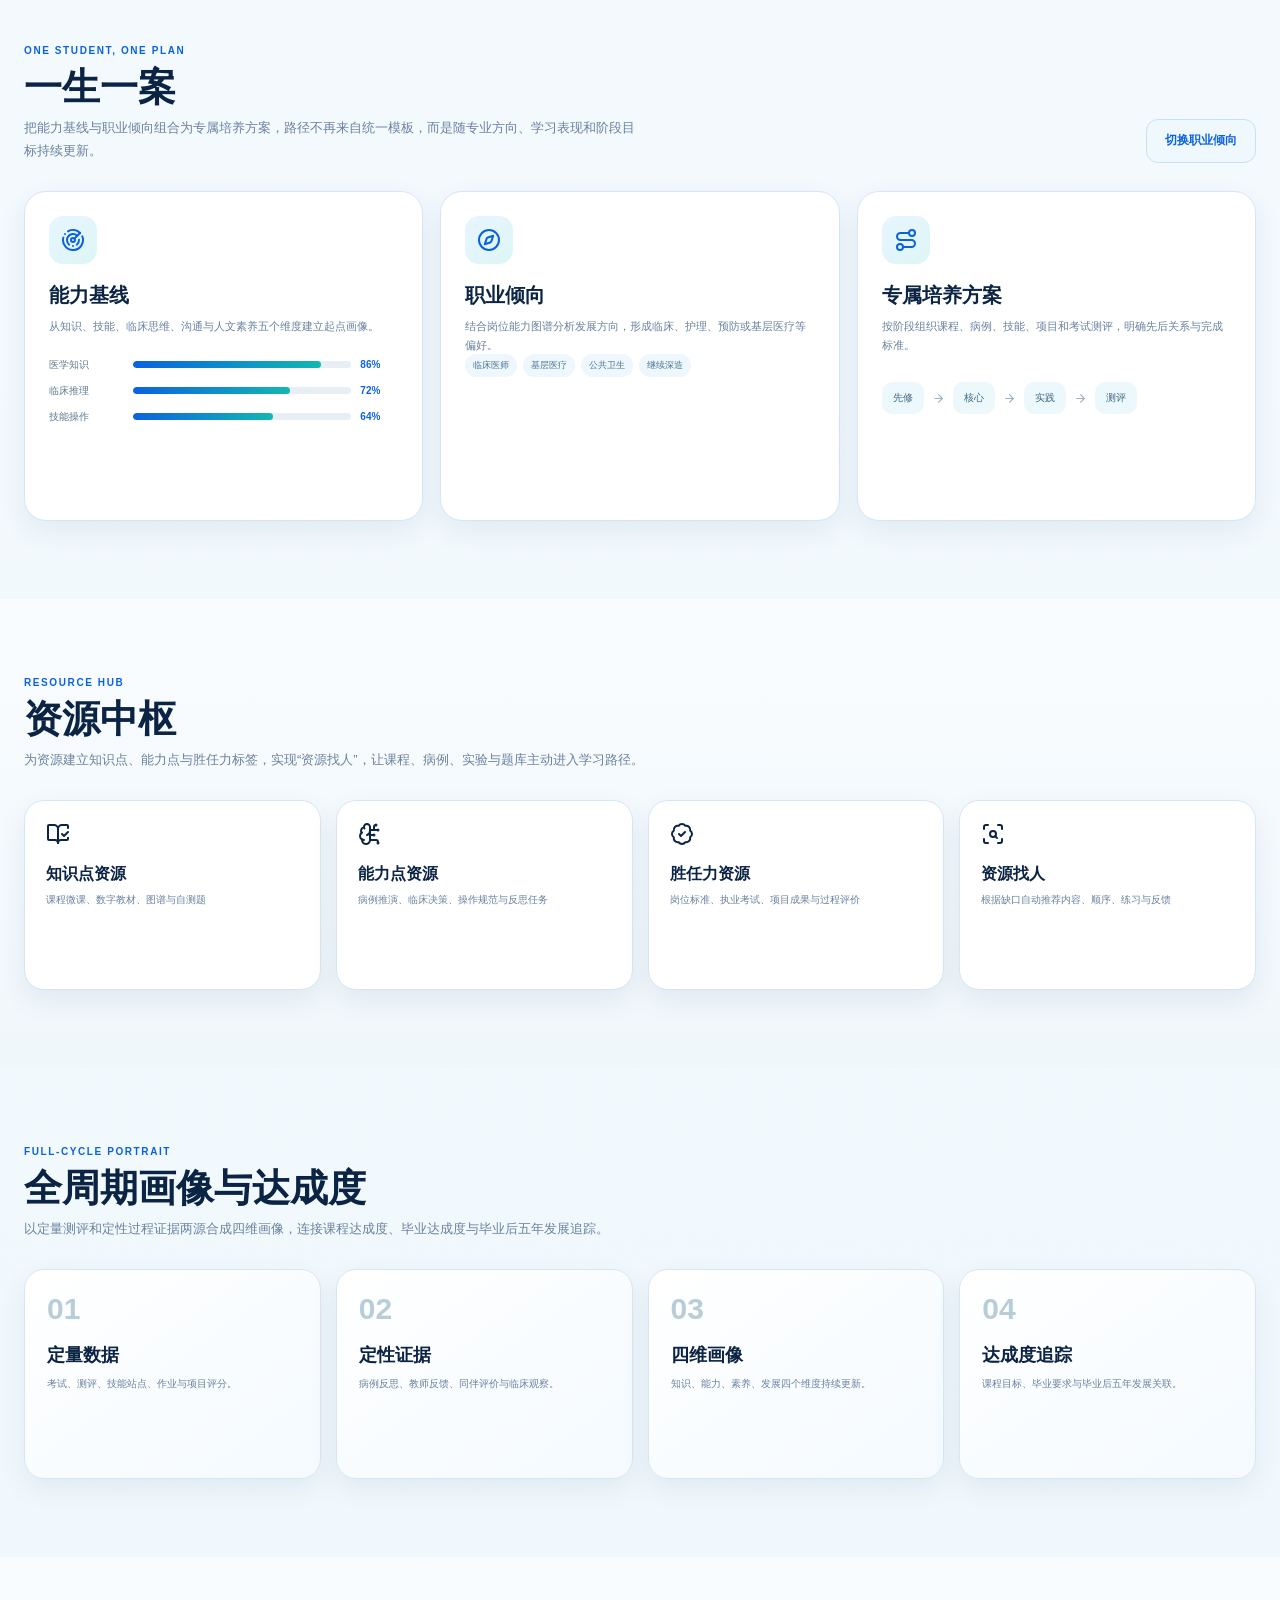
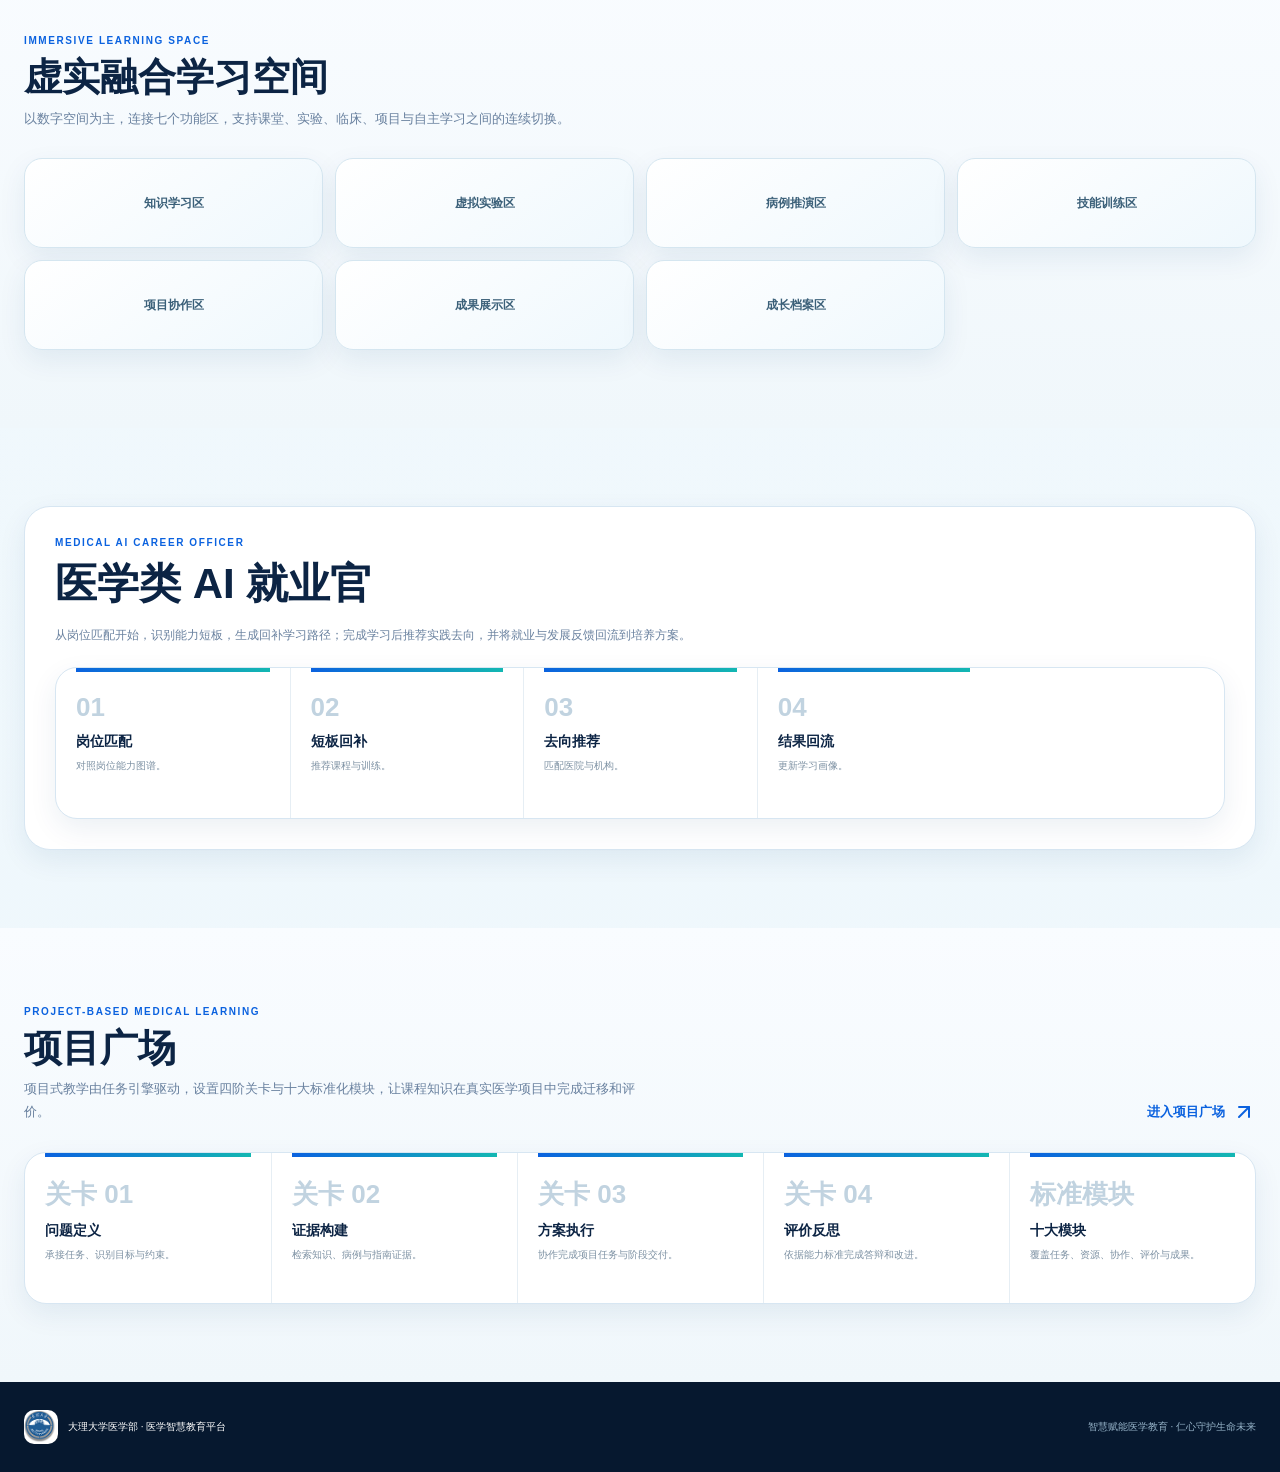
<file: personal.html>
<!doctype html>
<html lang="zh-CN">
<head>
  <meta charset="utf-8">
  <meta name="viewport" content="width=device-width, initial-scale=1">
  <meta name="description" content="大理大学医学智慧教育平台个性化学习，依据画像、目标共创、智能执行、阶段诊断和动态调控生成一人一案。">
  <title>个性化学习｜大理大学医学智慧教育平台</title>
  <link rel="icon" href="assets/favicon.svg" type="image/svg+xml">
  <link rel="stylesheet" href="assets/site.css">
</head>
<body data-page="personal">
  <div data-site-header></div>

  <main>
    <section class="section personal-intro">
      <div class="container">
        <div class="personal-engine-stage reveal" style="--personal-cover:url('../assets/covers/personal.svg')">
          <div class="personal-engine-copy">
            <div class="page-kicker">PERSONALIZED LEARNING ENGINE</div>
            <h1>个性化学习引擎</h1>
            <p>基于医学知识基础、能力基线、职业倾向与阶段目标，形成“画像、目标共创、智能执行、阶段诊断、动态调控”的闭环，最终生成可执行、可评价、可更新的专属培养方案。</p>
            <div class="engine-quick-steps">
              <span><b>01</b>能力画像</span>
              <span><b>02</b>目标共创</span>
              <span><b>03</b>智能执行</span>
              <span><b>04</b>阶段诊断</span>
              <span><b>05</b>动态调控</span>
            </div>
            <div class="hero-actions">
              <a class="button primary" href="#learning-assessment">开始个性化诊断 <i data-lucide="arrow-down"></i></a>
              <a class="button soft" href="#one-plan">查看一生一案</a>
            </div>
          </div>
          <div class="personal-engine-visual" aria-label="个性化学习引擎抽象视觉">
            <div class="engine-ring r1"></div>
            <div class="engine-ring r2"></div>
            <div class="engine-ring r3"></div>
            <div class="engine-core"><span>医</span><small>智能引擎</small></div>
            <span class="engine-sat s1">画像</span>
            <span class="engine-sat s2">目标</span>
            <span class="engine-sat s3">执行</span>
            <span class="engine-sat s4">诊断</span>
            <span class="engine-sat s5">调控</span>
          </div>
        </div>
      </div>
    </section>

    <section class="section soft" id="learning-assessment">
      <div class="container">
        <div class="section-heading reveal">
          <div>
            <div class="section-kicker">LEARNING DIAGNOSIS</div>
            <h2>学情诊断与目标共创</h2>
            <p>完成演示测评后，系统会依据本地规则生成基础医学、临床病例、技能与执业考试的学习组合。</p>
          </div>
        </div>
        <div class="assessment-shell reveal" data-assessment>
          <aside class="assessment-side">
            <h3>学习引擎</h3>
            <p>从学习目标到专属培养方案。</p>
            <ol class="step-list">
              <li class="active" data-step="0"><i>1</i><span>学习目标</span></li>
              <li data-step="1"><i>2</i><span>现有基础</span></li>
              <li data-step="2"><i>3</i><span>生成方案</span></li>
            </ol>
          </aside>
          <div class="assessment-main">
            <div class="page-kicker">ASSESSMENT 01 / 03</div>
            <h2 data-question-title>面对一个新的临床问题，你会优先怎么做？</h2>
            <p>根据你的真实学习习惯选择即可，答案只用于演示个性化路径生成。</p>
            <div class="answer-grid" data-question-options></div>
            <div class="assessment-footer">
              <button class="button soft" type="button" data-assessment-prev>上一步</button>
              <button class="button primary" type="button" data-assessment-next>下一题</button>
            </div>
            <div class="result-panel" data-assessment-result>
              <h3>你的个性化学习方案已生成</h3>
              <p class="muted" style="font-size:11px;line-height:1.7">建议先完成基础医学知识回顾，再进入临床病例推演和执业能力测评。</p>
              <div class="result-grid">
                <div><b>临床推理</b><span>推荐 4 个病例任务 · 约 6 学时</span></div>
                <div><b>知识补强</b><span>推荐 3 个知识单元 · 约 4 学时</span></div>
                <div><b>实践训练</b><span>推荐 2 个技能站点 · 约 3 学时</span></div>
              </div>
            </div>
          </div>
        </div>
      </div>
    </section>

    <section class="section" id="one-plan">
      <div class="container">
        <div class="section-heading reveal">
          <div>
            <div class="section-kicker">ONE STUDENT, ONE PLAN</div>
            <h2>一生一案</h2>
            <p>把能力基线与职业倾向组合为专属培养方案，路径不再来自统一模板，而是随专业方向、学习表现和阶段目标持续更新。</p>
          </div>
          <button class="button soft" type="button" data-toast="已切换职业倾向：临床医师方向">切换职业倾向</button>
        </div>
        <div class="one-plan-grid">
          <article class="one-plan-card reveal">
            <span class="info-card__icon"><i data-lucide="radar"></i></span>
            <h3>能力基线</h3>
            <p>从知识、技能、临床思维、沟通与人文素养五个维度建立起点画像。</p>
            <div class="mini-bars">
              <div><span>医学知识</span><i><b style="width:86%"></b></i><em>86%</em></div>
              <div><span>临床推理</span><i><b style="width:72%"></b></i><em>72%</em></div>
              <div><span>技能操作</span><i><b style="width:64%"></b></i><em>64%</em></div>
            </div>
          </article>
          <article class="one-plan-card reveal">
            <span class="info-card__icon"><i data-lucide="compass"></i></span>
            <h3>职业倾向</h3>
            <p>结合岗位能力图谱分析发展方向，形成临床、护理、预防或基层医疗等偏好。</p>
            <div class="tags"><span>临床医师</span><span>基层医疗</span><span>公共卫生</span><span>继续深造</span></div>
          </article>
          <article class="one-plan-card reveal">
            <span class="info-card__icon"><i data-lucide="route"></i></span>
            <h3>专属培养方案</h3>
            <p>按阶段组织课程、病例、技能、项目和考试测评，明确先后关系与完成标准。</p>
            <div class="plan-route"><span>先修</span><i data-lucide="arrow-right"></i><span>核心</span><i data-lucide="arrow-right"></i><span>实践</span><i data-lucide="arrow-right"></i><span>测评</span></div>
          </article>
        </div>
      </div>
    </section>

    <section class="section soft">
      <div class="container">
        <div class="section-heading reveal">
          <div>
            <div class="section-kicker">RESOURCE HUB</div>
            <h2>资源中枢</h2>
            <p>为资源建立知识点、能力点与胜任力标签，实现“资源找人”，让课程、病例、实验与题库主动进入学习路径。</p>
          </div>
        </div>
        <div class="resource-hub-grid">
          <article class="resource-hub-card reveal"><i data-lucide="book-open-check"></i><b>知识点资源</b><span>课程微课、数字教材、图谱与自测题</span></article>
          <article class="resource-hub-card reveal"><i data-lucide="brain-circuit"></i><b>能力点资源</b><span>病例推演、临床决策、操作规范与反思任务</span></article>
          <article class="resource-hub-card reveal"><i data-lucide="badge-check"></i><b>胜任力资源</b><span>岗位标准、执业考试、项目成果与过程评价</span></article>
          <article class="resource-hub-card reveal"><i data-lucide="scan-search"></i><b>资源找人</b><span>根据缺口自动推荐内容、顺序、练习与反馈</span></article>
        </div>
      </div>
    </section>

    <section class="section">
      <div class="container">
        <div class="section-heading reveal">
          <div>
            <div class="section-kicker">FULL-CYCLE PORTRAIT</div>
            <h2>全周期画像与达成度</h2>
            <p>以定量测评和定性过程证据两源合成四维画像，连接课程达成度、毕业达成度与毕业后五年发展追踪。</p>
          </div>
        </div>
        <div class="cycle-grid">
          <article class="cycle-card reveal"><small>01</small><h3>定量数据</h3><p>考试、测评、技能站点、作业与项目评分。</p></article>
          <article class="cycle-card reveal"><small>02</small><h3>定性证据</h3><p>病例反思、教师反馈、同伴评价与临床观察。</p></article>
          <article class="cycle-card reveal"><small>03</small><h3>四维画像</h3><p>知识、能力、素养、发展四个维度持续更新。</p></article>
          <article class="cycle-card reveal"><small>04</small><h3>达成度追踪</h3><p>课程目标、毕业要求与毕业后五年发展关联。</p></article>
        </div>
      </div>
    </section>

    <section class="section soft">
      <div class="container">
        <div class="section-heading reveal">
          <div>
            <div class="section-kicker">IMMERSIVE LEARNING SPACE</div>
            <h2>虚实融合学习空间</h2>
            <p>以数字空间为主，连接七个功能区，支持课堂、实验、临床、项目与自主学习之间的连续切换。</p>
          </div>
        </div>
        <div class="space-zone-grid">
          <span>知识学习区</span><span>虚拟实验区</span><span>病例推演区</span><span>技能训练区</span><span>项目协作区</span><span>成果展示区</span><span>成长档案区</span>
        </div>
      </div>
    </section>

    <section class="section">
      <div class="container">
        <div class="two-column-feature">
          <article class="feature-panel reveal">
            <div class="page-kicker">MEDICAL AI CAREER OFFICER</div>
            <h2>医学类 AI 就业官</h2>
            <p>从岗位匹配开始，识别能力短板，生成回补学习路径；完成学习后推荐实践去向，并将就业与发展反馈回流到培养方案。</p>
            <div class="path-strip" style="margin-top:20px">
              <div class="path-step"><em>01</em><b>岗位匹配</b><p>对照岗位能力图谱。</p></div>
              <div class="path-step"><em>02</em><b>短板回补</b><p>推荐课程与训练。</p></div>
              <div class="path-step"><em>03</em><b>去向推荐</b><p>匹配医院与机构。</p></div>
              <div class="path-step"><em>04</em><b>结果回流</b><p>更新学习画像。</p></div>
            </div>
          </article>
        </div>
      </div>
    </section>

    <section class="section soft" id="project-square">
      <div class="container">
        <div class="section-heading reveal">
          <div>
            <div class="section-kicker">PROJECT-BASED MEDICAL LEARNING</div>
            <h2>项目广场</h2>
            <p>项目式教学由任务引擎驱动，设置四阶关卡与十大标准化模块，让课程知识在真实医学项目中完成迁移和评价。</p>
          </div>
          <a class="text-link" href="project.html">进入项目广场 <i data-lucide="arrow-up-right"></i></a>
        </div>
        <div class="path-strip reveal">
          <div class="path-step"><em>关卡 01</em><b>问题定义</b><p>承接任务、识别目标与约束。</p></div>
          <div class="path-step"><em>关卡 02</em><b>证据构建</b><p>检索知识、病例与指南证据。</p></div>
          <div class="path-step"><em>关卡 03</em><b>方案执行</b><p>协作完成项目任务与阶段交付。</p></div>
          <div class="path-step"><em>关卡 04</em><b>评价反思</b><p>依据能力标准完成答辩和改进。</p></div>
          <div class="path-step"><em>标准模块</em><b>十大模块</b><p>覆盖任务、资源、协作、评价与成果。</p></div>
        </div>
      </div>
    </section>
  </main>

  <div data-site-footer></div>
  <script src="assets/vendor/lucide.min.js"></script>
  <script src="assets/app.js"></script>
</body>
</html>
</file>
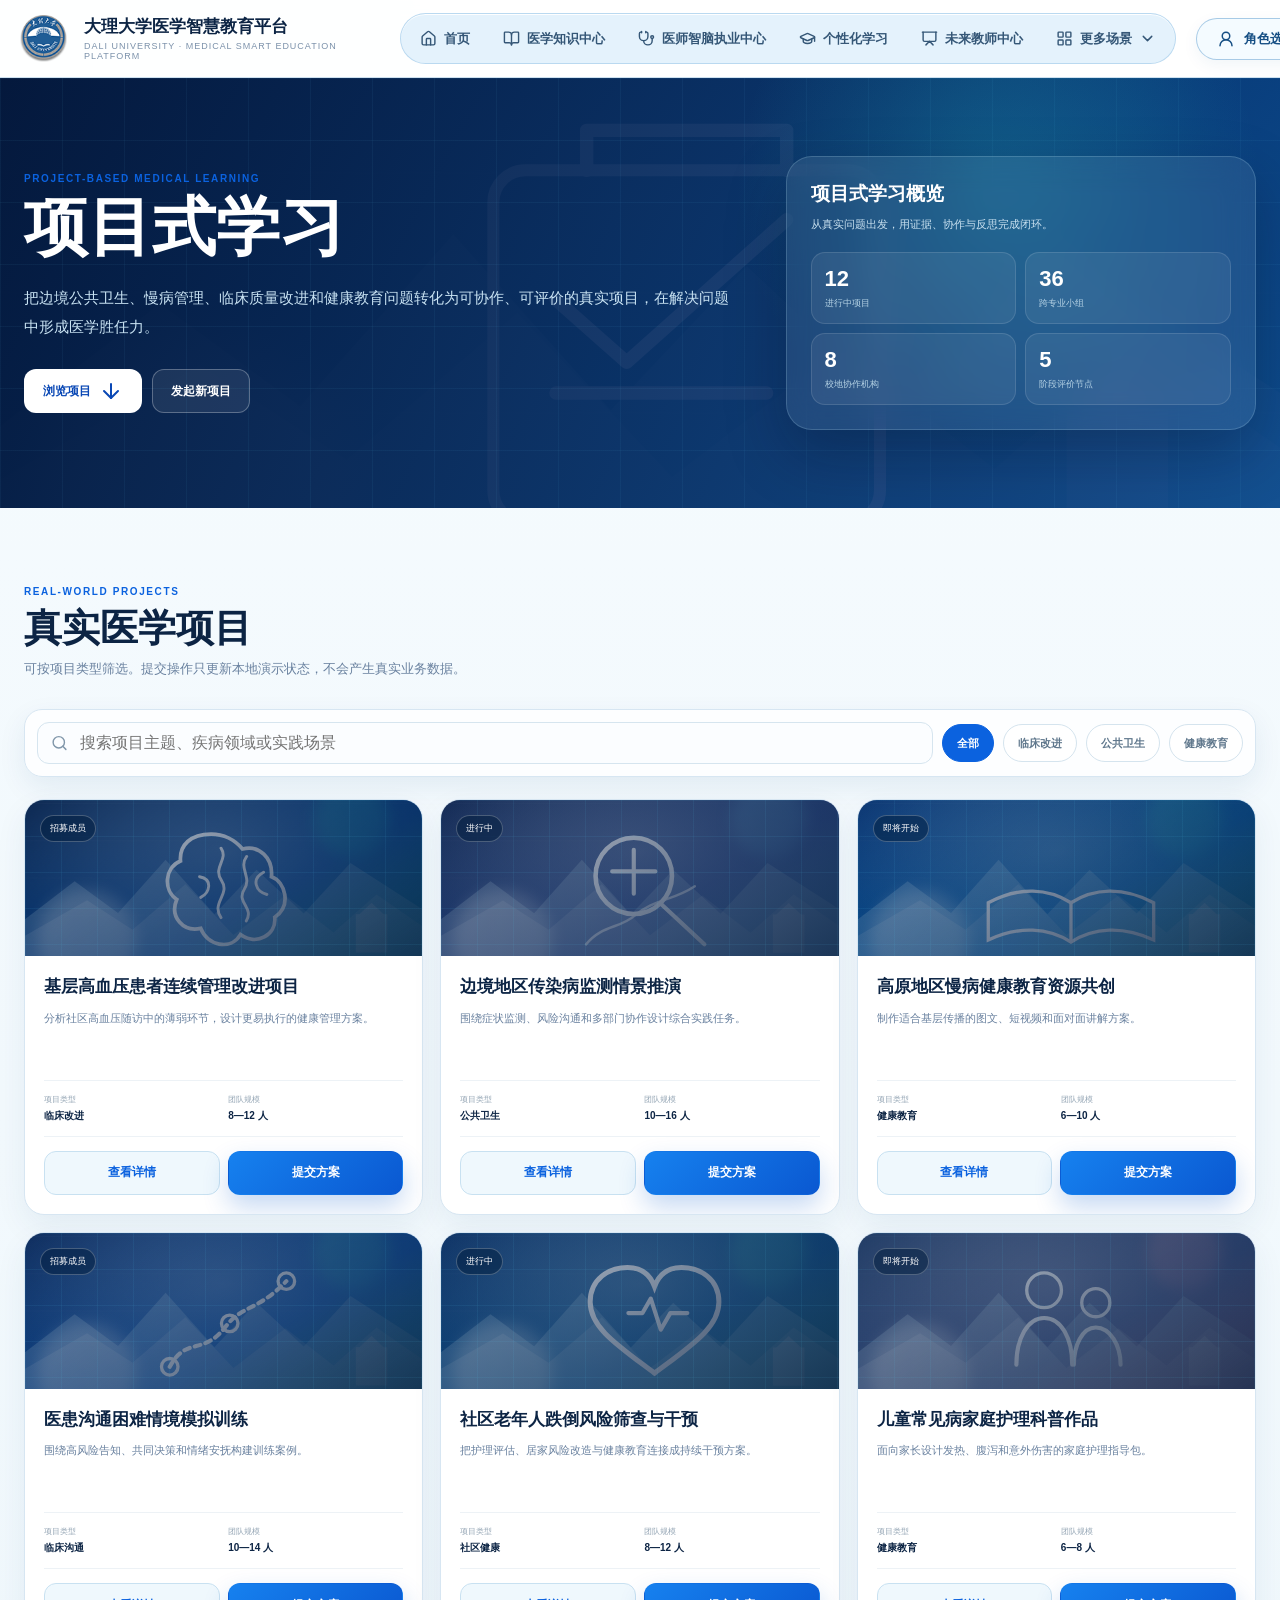
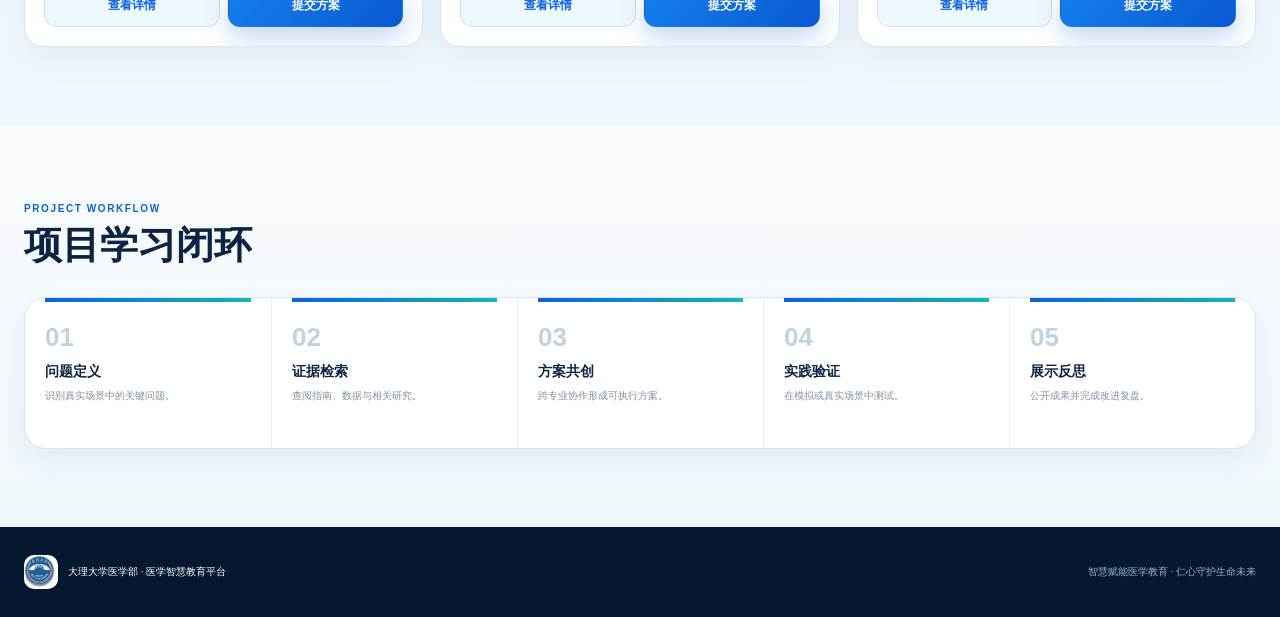
<file: project.html>
<!doctype html>
<html lang="zh-CN">
<head>
  <meta charset="utf-8">
  <meta name="viewport" content="width=device-width, initial-scale=1">
  <meta name="description" content="大理大学医学智慧教育平台项目式学习，围绕真实医疗与公共卫生问题开展协作学习。">
  <title>项目式学习｜大理大学医学智慧教育平台</title>
  <link rel="icon" href="assets/favicon.svg" type="image/svg+xml">
  <link rel="stylesheet" href="assets/site.css">
</head>
<body data-page="project">
  <div data-site-header></div>

  <main>
    <section class="page-hero" style="--page-image:url('../assets/covers/project.svg')">
      <div class="container page-hero__inner">
        <div>
          <div class="page-kicker">PROJECT-BASED MEDICAL LEARNING</div>
          <h1>项目式学习</h1>
          <p>把边境公共卫生、慢病管理、临床质量改进和健康教育问题转化为可协作、可评价的真实项目，在解决问题中形成医学胜任力。</p>
          <div class="hero-actions">
            <a class="button white" href="#projects">浏览项目 <i data-lucide="arrow-down"></i></a>
            <button class="button ghost" type="button" data-toast="项目发起功能为演示入口">发起新项目</button>
          </div>
        </div>
        <aside class="hero-panel">
          <h3>项目式学习概览</h3>
          <p>从真实问题出发，用证据、协作与反思完成闭环。</p>
          <div class="hero-panel-grid">
            <div><b>12</b><span>进行中项目</span></div>
            <div><b>36</b><span>跨专业小组</span></div>
            <div><b>8</b><span>校地协作机构</span></div>
            <div><b>5</b><span>阶段评价节点</span></div>
          </div>
        </aside>
      </div>
    </section>

    <section class="section" id="projects">
      <div class="container">
        <div class="section-heading reveal">
          <div>
            <div class="section-kicker">REAL-WORLD PROJECTS</div>
            <h2>真实医学项目</h2>
            <p>可按项目类型筛选。提交操作只更新本地演示状态，不会产生真实业务数据。</p>
          </div>
        </div>
        <div class="toolbar reveal" data-filter-group data-filter-target="#projectGrid">
          <label class="toolbar-search">
            <i data-lucide="search"></i>
            <input type="search" placeholder="搜索项目主题、疾病领域或实践场景" data-filter-search>
          </label>
          <button class="filter-button active" type="button" data-filter="all">全部</button>
          <button class="filter-button" type="button" data-filter="clinical">临床改进</button>
          <button class="filter-button" type="button" data-filter="public">公共卫生</button>
          <button class="filter-button" type="button" data-filter="health">健康教育</button>
        </div>
        <div class="project-grid" id="projectGrid">
          <article class="project-card reveal" data-category="clinical">
            <div class="project-cover" style="--page-image:url('../assets/covers/clinical.svg')"><span class="project-status">招募成员</span></div>
            <div class="project-body">
              <h3>基层高血压患者连续管理改进项目</h3>
              <p>分析社区高血压随访中的薄弱环节，设计更易执行的健康管理方案。</p>
              <div class="project-facts"><div><small>项目类型</small><b>临床改进</b></div><div><small>团队规模</small><b>8—12 人</b></div></div>
              <div class="project-actions"><button class="button soft" type="button" data-toast="已打开项目详情演示">查看详情</button><button class="button primary" type="button" data-submit-project>提交方案</button></div>
            </div>
          </article>
          <article class="project-card reveal" data-category="public">
            <div class="project-cover" style="--page-image:url('../assets/covers/research.svg')"><span class="project-status">进行中</span></div>
            <div class="project-body">
              <h3>边境地区传染病监测情景推演</h3>
              <p>围绕症状监测、风险沟通和多部门协作设计综合实践任务。</p>
              <div class="project-facts"><div><small>项目类型</small><b>公共卫生</b></div><div><small>团队规模</small><b>10—16 人</b></div></div>
              <div class="project-actions"><button class="button soft" type="button" data-toast="已打开项目详情演示">查看详情</button><button class="button primary" type="button" data-submit-project>提交方案</button></div>
            </div>
          </article>
          <article class="project-card reveal" data-category="health">
            <div class="project-cover" style="--page-image:url('../assets/covers/knowledge.svg')"><span class="project-status">即将开始</span></div>
            <div class="project-body">
              <h3>高原地区慢病健康教育资源共创</h3>
              <p>制作适合基层传播的图文、短视频和面对面讲解方案。</p>
              <div class="project-facts"><div><small>项目类型</small><b>健康教育</b></div><div><small>团队规模</small><b>6—10 人</b></div></div>
              <div class="project-actions"><button class="button soft" type="button" data-toast="已打开项目详情演示">查看详情</button><button class="button primary" type="button" data-submit-project>提交方案</button></div>
            </div>
          </article>
          <article class="project-card reveal" data-category="clinical">
            <div class="project-cover" style="--page-image:url('../assets/covers/personal.svg')"><span class="project-status">招募成员</span></div>
            <div class="project-body">
              <h3>医患沟通困难情境模拟训练</h3>
              <p>围绕高风险告知、共同决策和情绪安抚构建训练案例。</p>
              <div class="project-facts"><div><small>项目类型</small><b>临床沟通</b></div><div><small>团队规模</small><b>10—14 人</b></div></div>
              <div class="project-actions"><button class="button soft" type="button" data-toast="已打开项目详情演示">查看详情</button><button class="button primary" type="button" data-submit-project>提交方案</button></div>
            </div>
          </article>
          <article class="project-card reveal" data-category="public">
            <div class="project-cover" style="--page-image:url('../assets/covers/course-med.svg')"><span class="project-status">进行中</span></div>
            <div class="project-body">
              <h3>社区老年人跌倒风险筛查与干预</h3>
              <p>把护理评估、居家风险改造与健康教育连接成持续干预方案。</p>
              <div class="project-facts"><div><small>项目类型</small><b>社区健康</b></div><div><small>团队规模</small><b>8—12 人</b></div></div>
              <div class="project-actions"><button class="button soft" type="button" data-toast="已打开项目详情演示">查看详情</button><button class="button primary" type="button" data-submit-project>提交方案</button></div>
            </div>
          </article>
          <article class="project-card reveal" data-category="health">
            <div class="project-cover" style="--page-image:url('../assets/covers/course-spe.svg')"><span class="project-status">即将开始</span></div>
            <div class="project-body">
              <h3>儿童常见病家庭护理科普作品</h3>
              <p>面向家长设计发热、腹泻和意外伤害的家庭护理指导包。</p>
              <div class="project-facts"><div><small>项目类型</small><b>健康教育</b></div><div><small>团队规模</small><b>6—8 人</b></div></div>
              <div class="project-actions"><button class="button soft" type="button" data-toast="已打开项目详情演示">查看详情</button><button class="button primary" type="button" data-submit-project>提交方案</button></div>
            </div>
          </article>
        </div>
      </div>
    </section>

    <section class="section soft">
      <div class="container">
        <div class="section-heading reveal">
          <div>
            <div class="section-kicker">PROJECT WORKFLOW</div>
            <h2>项目学习闭环</h2>
          </div>
        </div>
        <div class="path-strip reveal">
          <div class="path-step"><em>01</em><b>问题定义</b><p>识别真实场景中的关键问题。</p></div>
          <div class="path-step"><em>02</em><b>证据检索</b><p>查阅指南、数据与相关研究。</p></div>
          <div class="path-step"><em>03</em><b>方案共创</b><p>跨专业协作形成可执行方案。</p></div>
          <div class="path-step"><em>04</em><b>实践验证</b><p>在模拟或真实场景中测试。</p></div>
          <div class="path-step"><em>05</em><b>展示反思</b><p>公开成果并完成改进复盘。</p></div>
        </div>
      </div>
    </section>
  </main>

  <div data-site-footer></div>
  <script src="assets/vendor/lucide.min.js"></script>
  <script src="assets/app.js"></script>
</body>
</html>
</file>
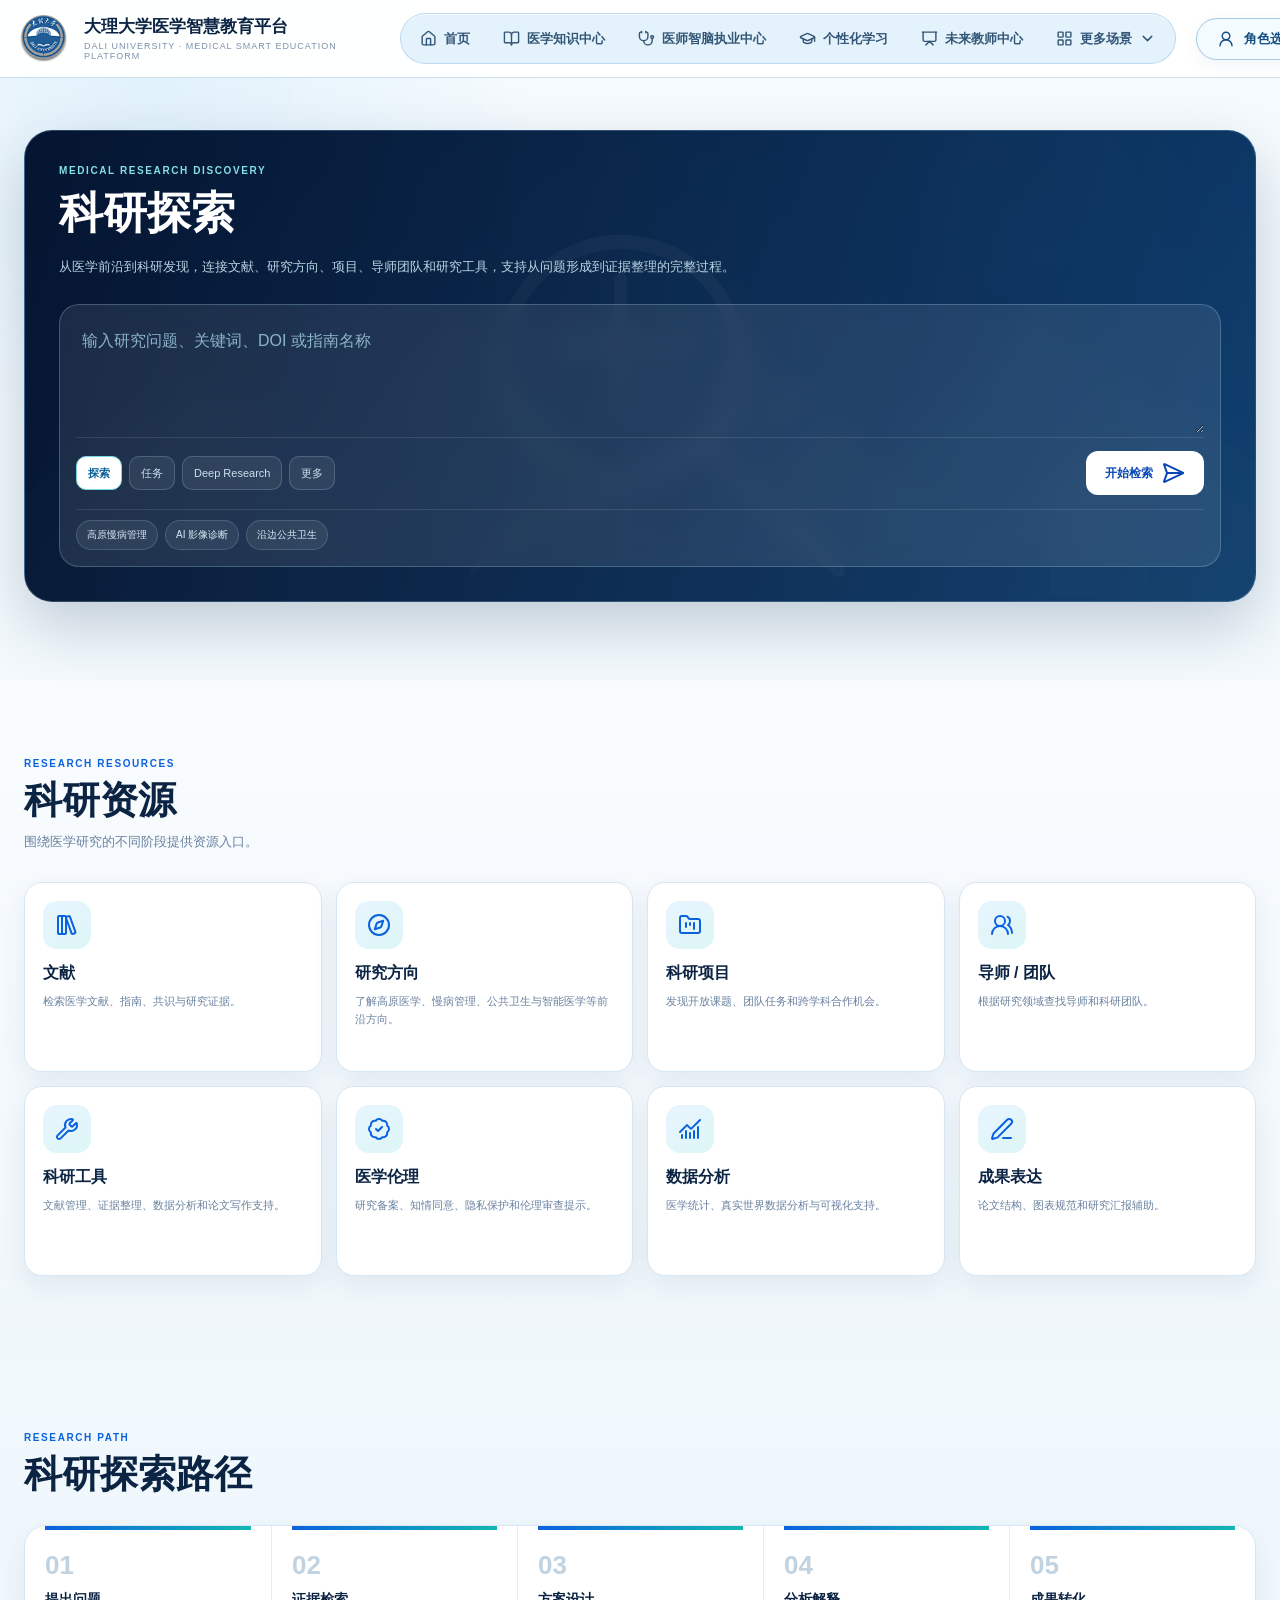
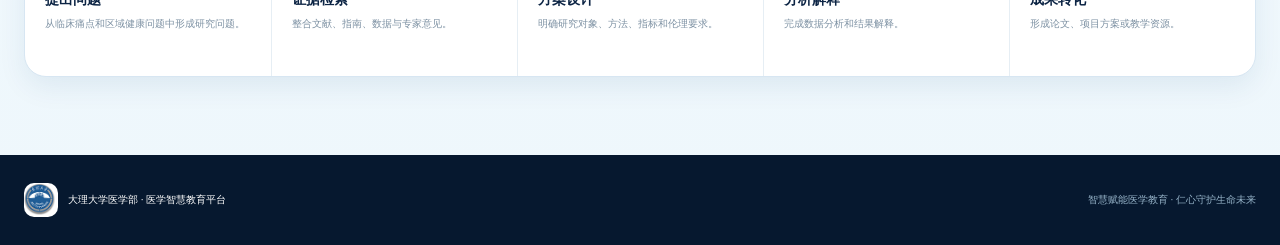
<file: research.html>
<!doctype html>
<html lang="zh-CN">
<head>
  <meta charset="utf-8">
  <meta name="viewport" content="width=device-width, initial-scale=1">
  <meta name="description" content="大理大学医学智慧教育平台科研探索，提供医学文献、研究方向、科研项目、导师团队和科研工具入口。">
  <title>科研探索｜大理大学医学智慧教育平台</title>
  <link rel="icon" href="assets/favicon.svg" type="image/svg+xml">
  <link rel="stylesheet" href="assets/site.css">
</head>
<body data-page="research">
  <div data-site-header></div>

  <main>
    <section class="section" style="padding-top:52px">
      <div class="container">
        <div class="research-shell reveal" style="--research-cover:url('../assets/covers/research.svg')">
          <div class="page-kicker" style="color:#84dfe7">MEDICAL RESEARCH DISCOVERY</div>
          <h2>科研探索</h2>
          <p>从医学前沿到科研发现，连接文献、研究方向、项目、导师团队和研究工具，支持从问题形成到证据整理的完整过程。</p>
          <div class="research-search" data-console>
            <label class="sr-only" for="researchQuery">输入研究问题</label>
            <textarea id="researchQuery" placeholder="输入研究问题、关键词、DOI 或指南名称"></textarea>
            <div class="research-search__bar">
              <div class="research-modes">
                <button class="active" type="button" data-research-mode="explore">探索</button>
                <button type="button" data-research-mode="task">任务</button>
                <button type="button" data-research-mode="deep">Deep Research</button>
                <button type="button" data-research-mode="more">更多</button>
              </div>
              <button class="button white" type="button" data-research-send>
                开始检索 <i data-lucide="send-horizontal"></i>
              </button>
            </div>
            <div class="prompt-actions" style="margin-top:14px">
              <div class="prompt-tags">
                <button type="button" data-prompt="高原地区慢性病管理的循证研究进展">高原慢病管理</button>
                <button type="button" data-prompt="人工智能辅助医学影像诊断的证据评价">AI 影像诊断</button>
                <button type="button" data-prompt="沿边地区基层公共卫生服务能力研究">沿边公共卫生</button>
              </div>
            </div>
            <div class="console-output" data-console-output hidden></div>
          </div>
        </div>
      </div>
    </section>

    <section class="section soft">
      <div class="container">
        <div class="section-heading reveal">
          <div>
            <div class="section-kicker">RESEARCH RESOURCES</div>
            <h2>科研资源</h2>
            <p>围绕医学研究的不同阶段提供资源入口。</p>
          </div>
        </div>
        <div class="research-results">
          <article class="reveal"><span class="info-card__icon"><i data-lucide="library-big"></i></span><h3>文献</h3><p>检索医学文献、指南、共识与研究证据。</p></article>
          <article class="reveal"><span class="info-card__icon"><i data-lucide="compass"></i></span><h3>研究方向</h3><p>了解高原医学、慢病管理、公共卫生与智能医学等前沿方向。</p></article>
          <article class="reveal"><span class="info-card__icon"><i data-lucide="folder-kanban"></i></span><h3>科研项目</h3><p>发现开放课题、团队任务和跨学科合作机会。</p></article>
          <article class="reveal"><span class="info-card__icon"><i data-lucide="users-round"></i></span><h3>导师 / 团队</h3><p>根据研究领域查找导师和科研团队。</p></article>
          <article class="reveal"><span class="info-card__icon"><i data-lucide="wrench"></i></span><h3>科研工具</h3><p>文献管理、证据整理、数据分析和论文写作支持。</p></article>
          <article class="reveal"><span class="info-card__icon"><i data-lucide="badge-check"></i></span><h3>医学伦理</h3><p>研究备案、知情同意、隐私保护和伦理审查提示。</p></article>
          <article class="reveal"><span class="info-card__icon"><i data-lucide="chart-no-axes-combined"></i></span><h3>数据分析</h3><p>医学统计、真实世界数据分析与可视化支持。</p></article>
          <article class="reveal"><span class="info-card__icon"><i data-lucide="pen-line"></i></span><h3>成果表达</h3><p>论文结构、图表规范和研究汇报辅助。</p></article>
        </div>
      </div>
    </section>

    <section class="section">
      <div class="container">
        <div class="section-heading reveal">
          <div>
            <div class="section-kicker">RESEARCH PATH</div>
            <h2>科研探索路径</h2>
          </div>
        </div>
        <div class="path-strip reveal">
          <div class="path-step"><em>01</em><b>提出问题</b><p>从临床痛点和区域健康问题中形成研究问题。</p></div>
          <div class="path-step"><em>02</em><b>证据检索</b><p>整合文献、指南、数据与专家意见。</p></div>
          <div class="path-step"><em>03</em><b>方案设计</b><p>明确研究对象、方法、指标和伦理要求。</p></div>
          <div class="path-step"><em>04</em><b>分析解释</b><p>完成数据分析和结果解释。</p></div>
          <div class="path-step"><em>05</em><b>成果转化</b><p>形成论文、项目方案或教学资源。</p></div>
        </div>
      </div>
    </section>
  </main>

  <div data-site-footer></div>
  <script src="assets/vendor/lucide.min.js"></script>
  <script src="assets/app.js"></script>
</body>
</html>
</file>
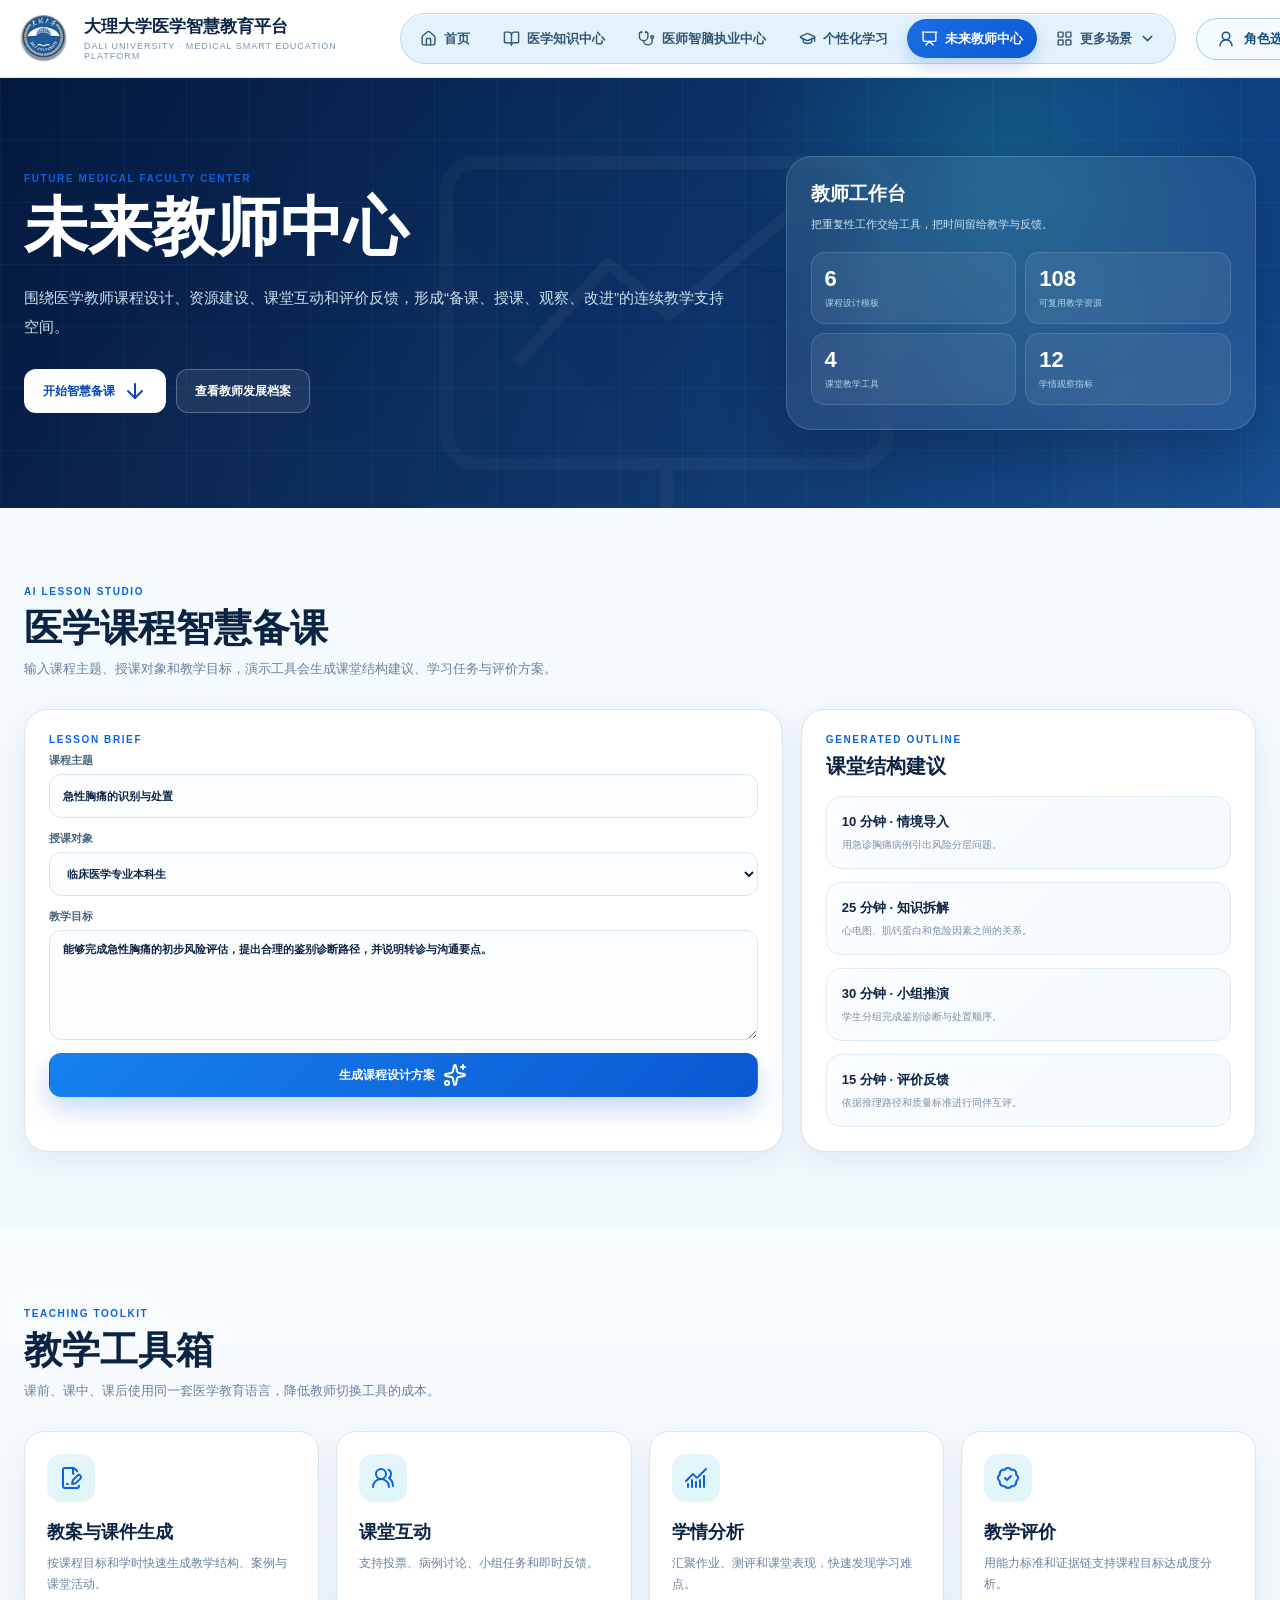
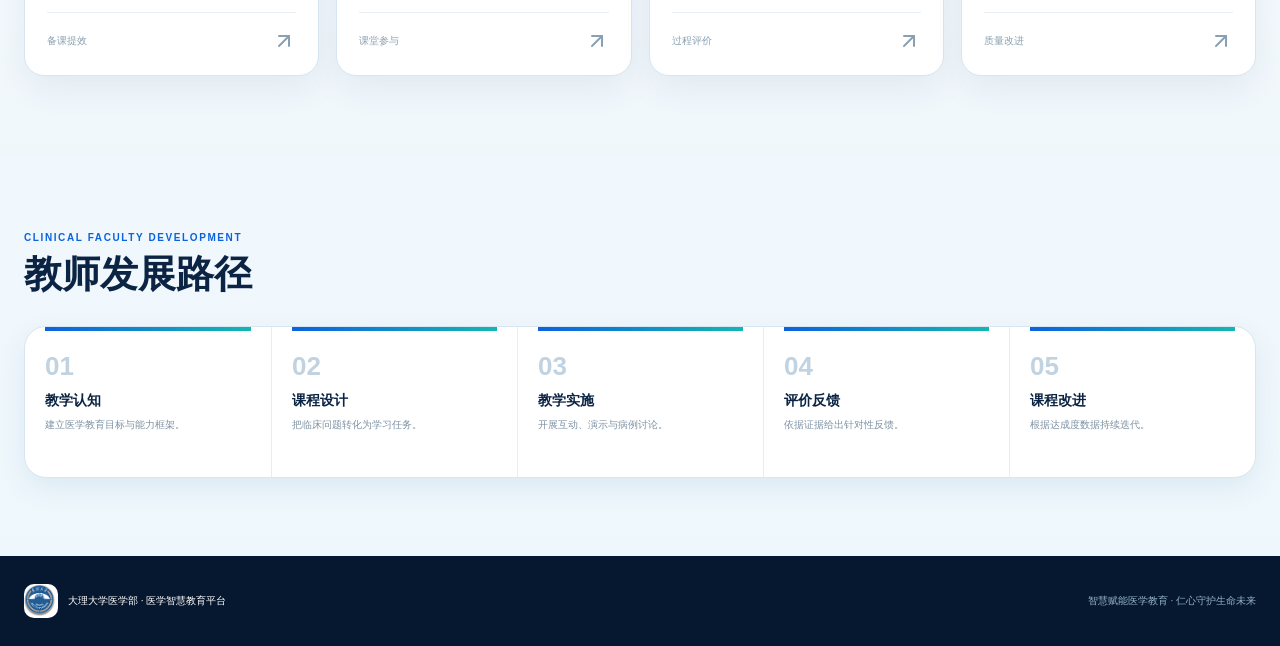
<file: teacher.html>
<!doctype html>
<html lang="zh-CN">
<head>
  <meta charset="utf-8">
  <meta name="viewport" content="width=device-width, initial-scale=1">
  <meta name="description" content="大理大学医学智慧教育平台未来教师中心，支持医学课程设计、资源生成、课堂互动与学情评价。">
  <title>未来教师中心｜大理大学医学智慧教育平台</title>
  <link rel="icon" href="assets/favicon.svg" type="image/svg+xml">
  <link rel="stylesheet" href="assets/site.css">
</head>
<body data-page="teacher">
  <div data-site-header></div>

  <main>
    <section class="page-hero" style="--page-image:url('../assets/covers/teacher.svg')">
      <div class="container page-hero__inner">
        <div>
          <div class="page-kicker">FUTURE MEDICAL FACULTY CENTER</div>
          <h1>未来教师中心</h1>
          <p>围绕医学教师课程设计、资源建设、课堂互动和评价反馈，形成“备课、授课、观察、改进”的连续教学支持空间。</p>
          <div class="hero-actions">
            <a class="button white" href="#lesson-studio">开始智慧备课 <i data-lucide="arrow-down"></i></a>
            <button class="button ghost" type="button" data-toast="已打开教学能力发展演示">查看教师发展档案</button>
          </div>
        </div>
        <aside class="hero-panel">
          <h3>教师工作台</h3>
          <p>把重复性工作交给工具，把时间留给教学与反馈。</p>
          <div class="hero-panel-grid">
            <div><b>6</b><span>课程设计模板</span></div>
            <div><b>108</b><span>可复用教学资源</span></div>
            <div><b>4</b><span>课堂教学工具</span></div>
            <div><b>12</b><span>学情观察指标</span></div>
          </div>
        </aside>
      </div>
    </section>

    <section class="section" id="lesson-studio">
      <div class="container">
        <div class="section-heading reveal">
          <div>
            <div class="section-kicker">AI LESSON STUDIO</div>
            <h2>医学课程智慧备课</h2>
            <p>输入课程主题、授课对象和教学目标，演示工具会生成课堂结构建议、学习任务与评价方案。</p>
          </div>
        </div>
        <div class="lesson-layout">
          <div class="console-card reveal">
            <div class="page-kicker">LESSON BRIEF</div>
            <div class="lesson-form">
              <label>课程主题
                <input type="text" value="急性胸痛的识别与处置">
              </label>
              <label>授课对象
                <select>
                  <option>临床医学专业本科生</option>
                  <option>护理学专业本科生</option>
                  <option>住院医师规范化培训学员</option>
                  <option>基层医疗机构医务人员</option>
                </select>
              </label>
              <label>教学目标
                <textarea>能够完成急性胸痛的初步风险评估，提出合理的鉴别诊断路径，并说明转诊与沟通要点。</textarea>
              </label>
              <button class="button primary" type="button" data-toast="课程设计方案已生成">生成课程设计方案 <i data-lucide="sparkles"></i></button>
            </div>
          </div>
          <aside class="side-panel reveal">
            <div class="page-kicker">GENERATED OUTLINE</div>
            <h3 style="margin:0;font-size:20px">课堂结构建议</h3>
            <div class="side-stack" style="margin-top:16px">
              <div class="side-item"><b>10 分钟 · 情境导入</b><span>用急诊胸痛病例引出风险分层问题。</span></div>
              <div class="side-item"><b>25 分钟 · 知识拆解</b><span>心电图、肌钙蛋白和危险因素之间的关系。</span></div>
              <div class="side-item"><b>30 分钟 · 小组推演</b><span>学生分组完成鉴别诊断与处置顺序。</span></div>
              <div class="side-item"><b>15 分钟 · 评价反馈</b><span>依据推理路径和质量标准进行同伴互评。</span></div>
            </div>
          </aside>
        </div>
      </div>
    </section>

    <section class="section soft">
      <div class="container">
        <div class="section-heading reveal">
          <div>
            <div class="section-kicker">TEACHING TOOLKIT</div>
            <h2>教学工具箱</h2>
            <p>课前、课中、课后使用同一套医学教育语言，降低教师切换工具的成本。</p>
          </div>
        </div>
        <div class="cards-grid four">
          <article class="info-card reveal"><span class="info-card__icon"><i data-lucide="file-pen-line"></i></span><h3>教案与课件生成</h3><p>按课程目标和学时快速生成教学结构、案例与课堂活动。</p><div class="info-card__foot"><span>备课提效</span><i data-lucide="arrow-up-right"></i></div></article>
          <article class="info-card reveal"><span class="info-card__icon"><i data-lucide="users-round"></i></span><h3>课堂互动</h3><p>支持投票、病例讨论、小组任务和即时反馈。</p><div class="info-card__foot"><span>课堂参与</span><i data-lucide="arrow-up-right"></i></div></article>
          <article class="info-card reveal"><span class="info-card__icon"><i data-lucide="chart-no-axes-combined"></i></span><h3>学情分析</h3><p>汇聚作业、测评和课堂表现，快速发现学习难点。</p><div class="info-card__foot"><span>过程评价</span><i data-lucide="arrow-up-right"></i></div></article>
          <article class="info-card reveal"><span class="info-card__icon"><i data-lucide="badge-check"></i></span><h3>教学评价</h3><p>用能力标准和证据链支持课程目标达成度分析。</p><div class="info-card__foot"><span>质量改进</span><i data-lucide="arrow-up-right"></i></div></article>
        </div>
      </div>
    </section>

    <section class="section">
      <div class="container">
        <div class="section-heading reveal">
          <div>
            <div class="section-kicker">CLINICAL FACULTY DEVELOPMENT</div>
            <h2>教师发展路径</h2>
          </div>
        </div>
        <div class="path-strip reveal">
          <div class="path-step"><em>01</em><b>教学认知</b><p>建立医学教育目标与能力框架。</p></div>
          <div class="path-step"><em>02</em><b>课程设计</b><p>把临床问题转化为学习任务。</p></div>
          <div class="path-step"><em>03</em><b>教学实施</b><p>开展互动、演示与病例讨论。</p></div>
          <div class="path-step"><em>04</em><b>评价反馈</b><p>依据证据给出针对性反馈。</p></div>
          <div class="path-step"><em>05</em><b>课程改进</b><p>根据达成度数据持续迭代。</p></div>
        </div>
      </div>
    </section>
  </main>

  <div data-site-footer></div>
  <script src="assets/vendor/lucide.min.js"></script>
  <script src="assets/app.js"></script>
</body>
</html>
</file>
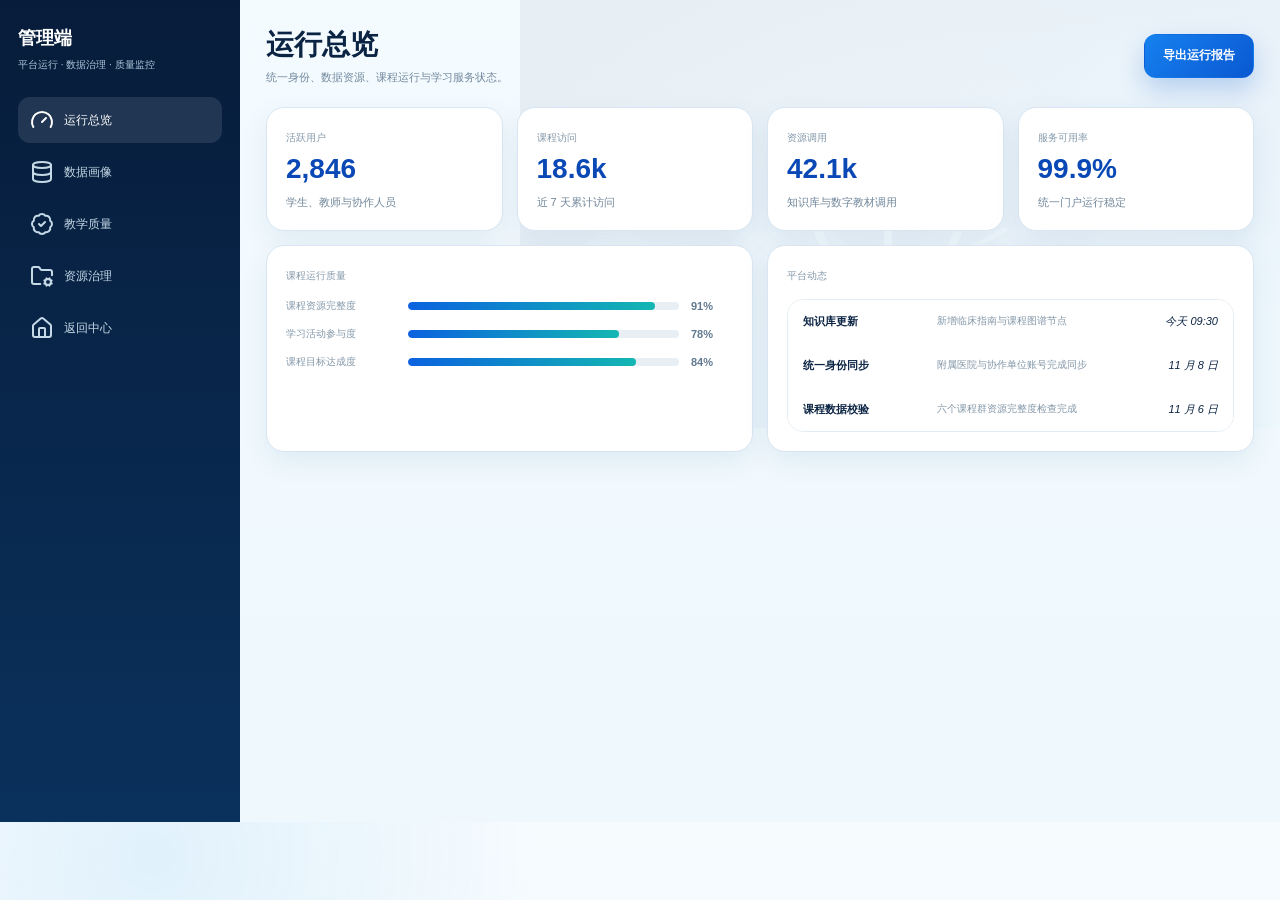
<file: space/admin.html>
<!doctype html>
<html lang="zh-CN">
<head>
  <base href="../">
  <meta charset="utf-8">
  <meta name="viewport" content="width=device-width, initial-scale=1">
  <title>管理端｜大理大学医学智慧教育平台</title>
  <link rel="icon" href="assets/favicon.svg" type="image/svg+xml">
  <link rel="stylesheet" href="assets/site.css">
</head>
<body data-page="space-admin">
  <div class="space-shell">
    <aside class="space-sidebar">
      <h2>管理端</h2>
      <p>平台运行 · 数据治理 · 质量监控</p>
      <nav>
        <a class="active" href="space/admin.html"><i data-lucide="gauge"></i>运行总览</a>
        <a href="space/admin.html#data"><i data-lucide="database"></i>数据画像</a>
        <a href="space/admin.html#quality"><i data-lucide="badge-check"></i>教学质量</a>
        <a href="space/admin.html#resources"><i data-lucide="folder-cog"></i>资源治理</a>
        <a href="index.html"><i data-lucide="house"></i>返回中心</a>
      </nav>
    </aside>
    <section class="space-content" style="--space-cover:url('../assets/covers/research.svg')">
      <header class="space-topbar">
        <div><h1>运行总览</h1><p>统一身份、数据资源、课程运行与学习服务状态。</p></div>
        <button class="button primary" type="button" data-toast="运行报告已生成">导出运行报告</button>
      </header>
      <div class="dashboard-grid" id="data">
        <article class="dashboard-card"><span>活跃用户</span><strong>2,846</strong><p>学生、教师与协作人员</p></article>
        <article class="dashboard-card"><span>课程访问</span><strong>18.6k</strong><p>近 7 天累计访问</p></article>
        <article class="dashboard-card"><span>资源调用</span><strong>42.1k</strong><p>知识库与数字教材调用</p></article>
        <article class="dashboard-card"><span>服务可用率</span><strong>99.9%</strong><p>统一门户运行稳定</p></article>
        <article class="dashboard-card wide" id="quality">
          <span>课程运行质量</span>
          <div class="progress-list">
            <div class="progress-row"><span>课程资源完整度</span><div class="progress-track"><i style="width:91%"></i></div><b>91%</b></div>
            <div class="progress-row"><span>学习活动参与度</span><div class="progress-track"><i style="width:78%"></i></div><b>78%</b></div>
            <div class="progress-row"><span>课程目标达成度</span><div class="progress-track"><i style="width:84%"></i></div><b>84%</b></div>
          </div>
        </article>
        <article class="dashboard-card wide" id="resources">
          <span>平台动态</span>
          <div class="activity-list">
            <div class="activity-row"><b>知识库更新</b><span>新增临床指南与课程图谱节点</span><em>今天 09:30</em></div>
            <div class="activity-row"><b>统一身份同步</b><span>附属医院与协作单位账号完成同步</span><em>11 月 8 日</em></div>
            <div class="activity-row"><b>课程数据校验</b><span>六个课程群资源完整度检查完成</span><em>11 月 6 日</em></div>
          </div>
        </article>
      </div>
    </section>
  </div>
  <script src="assets/vendor/lucide.min.js"></script>
  <script src="assets/app.js"></script>
</body>
</html>
</file>
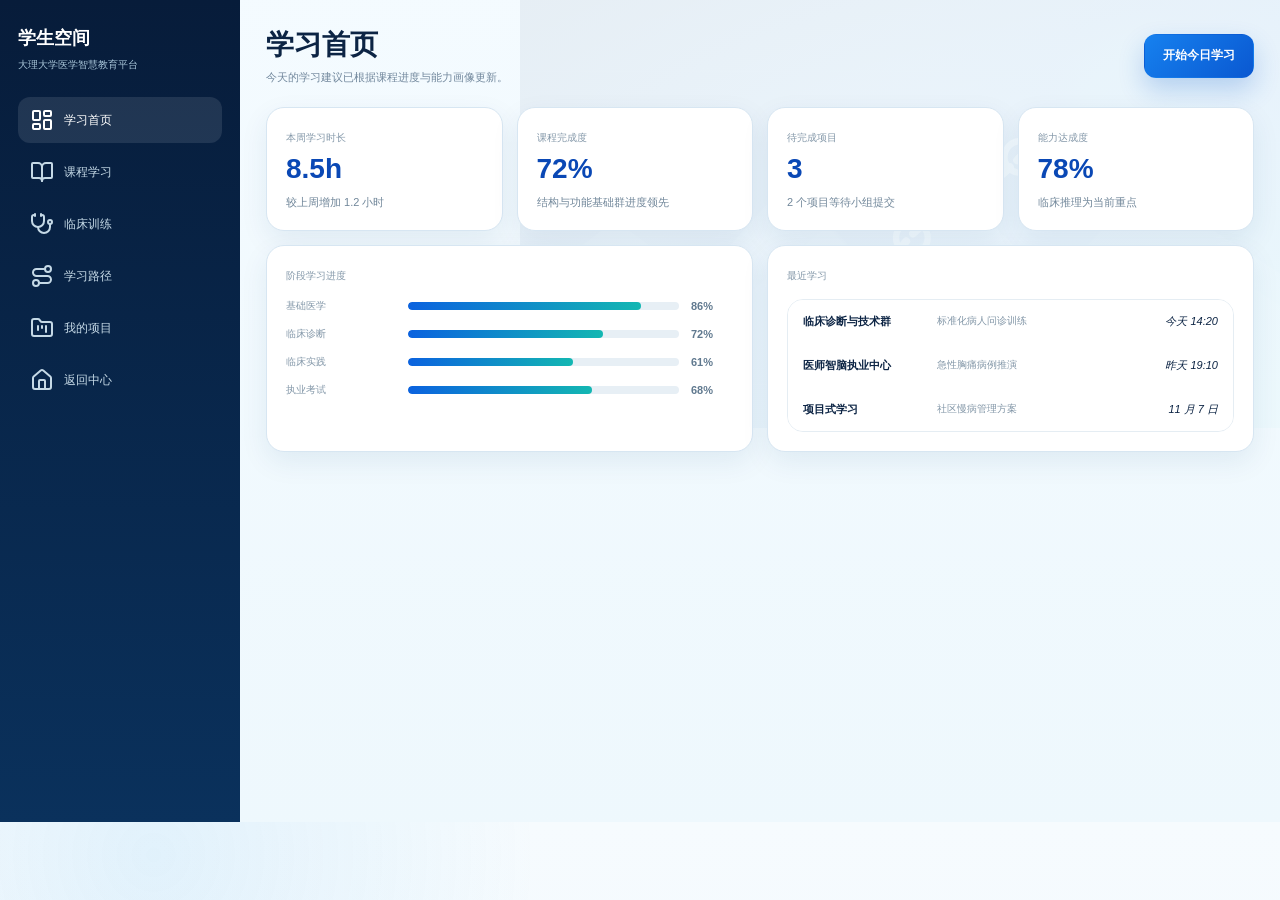
<file: space/student.html>
<!doctype html>
<html lang="zh-CN">
<head>
  <base href="../">
  <meta charset="utf-8">
  <meta name="viewport" content="width=device-width, initial-scale=1">
  <title>学生空间｜大理大学医学智慧教育平台</title>
  <link rel="icon" href="assets/favicon.svg" type="image/svg+xml">
  <link rel="stylesheet" href="assets/site.css">
</head>
<body data-page="space-student">
  <div class="space-shell">
    <aside class="space-sidebar">
      <h2>学生空间</h2>
      <p>大理大学医学智慧教育平台</p>
      <nav>
        <a class="active" href="space/student.html"><i data-lucide="layout-dashboard"></i>学习首页</a>
        <a href="knowledge.html"><i data-lucide="book-open"></i>课程学习</a>
        <a href="clinical.html"><i data-lucide="stethoscope"></i>临床训练</a>
        <a href="personal.html"><i data-lucide="route"></i>学习路径</a>
        <a href="project.html"><i data-lucide="folder-kanban"></i>我的项目</a>
        <a href="index.html"><i data-lucide="house"></i>返回中心</a>
      </nav>
    </aside>
    <section class="space-content" style="--space-cover:url('../assets/covers/personal.svg')">
      <header class="space-topbar">
        <div><h1>学习首页</h1><p>今天的学习建议已根据课程进度与能力画像更新。</p></div>
        <button class="button primary" type="button" data-toast="已开始今日学习任务">开始今日学习</button>
      </header>
      <div class="dashboard-grid">
        <article class="dashboard-card"><span>本周学习时长</span><strong>8.5h</strong><p>较上周增加 1.2 小时</p></article>
        <article class="dashboard-card"><span>课程完成度</span><strong>72%</strong><p>结构与功能基础群进度领先</p></article>
        <article class="dashboard-card"><span>待完成项目</span><strong>3</strong><p>2 个项目等待小组提交</p></article>
        <article class="dashboard-card"><span>能力达成度</span><strong>78%</strong><p>临床推理为当前重点</p></article>
        <article class="dashboard-card wide">
          <span>阶段学习进度</span>
          <div class="progress-list">
            <div class="progress-row"><span>基础医学</span><div class="progress-track"><i style="width:86%"></i></div><b>86%</b></div>
            <div class="progress-row"><span>临床诊断</span><div class="progress-track"><i style="width:72%"></i></div><b>72%</b></div>
            <div class="progress-row"><span>临床实践</span><div class="progress-track"><i style="width:61%"></i></div><b>61%</b></div>
            <div class="progress-row"><span>执业考试</span><div class="progress-track"><i style="width:68%"></i></div><b>68%</b></div>
          </div>
        </article>
        <article class="dashboard-card wide">
          <span>最近学习</span>
          <div class="activity-list">
            <div class="activity-row"><b>临床诊断与技术群</b><span>标准化病人问诊训练</span><em>今天 14:20</em></div>
            <div class="activity-row"><b>医师智脑执业中心</b><span>急性胸痛病例推演</span><em>昨天 19:10</em></div>
            <div class="activity-row"><b>项目式学习</b><span>社区慢病管理方案</span><em>11 月 7 日</em></div>
          </div>
        </article>
      </div>
    </section>
  </div>
  <script src="assets/vendor/lucide.min.js"></script>
  <script src="assets/app.js"></script>
</body>
</html>
</file>
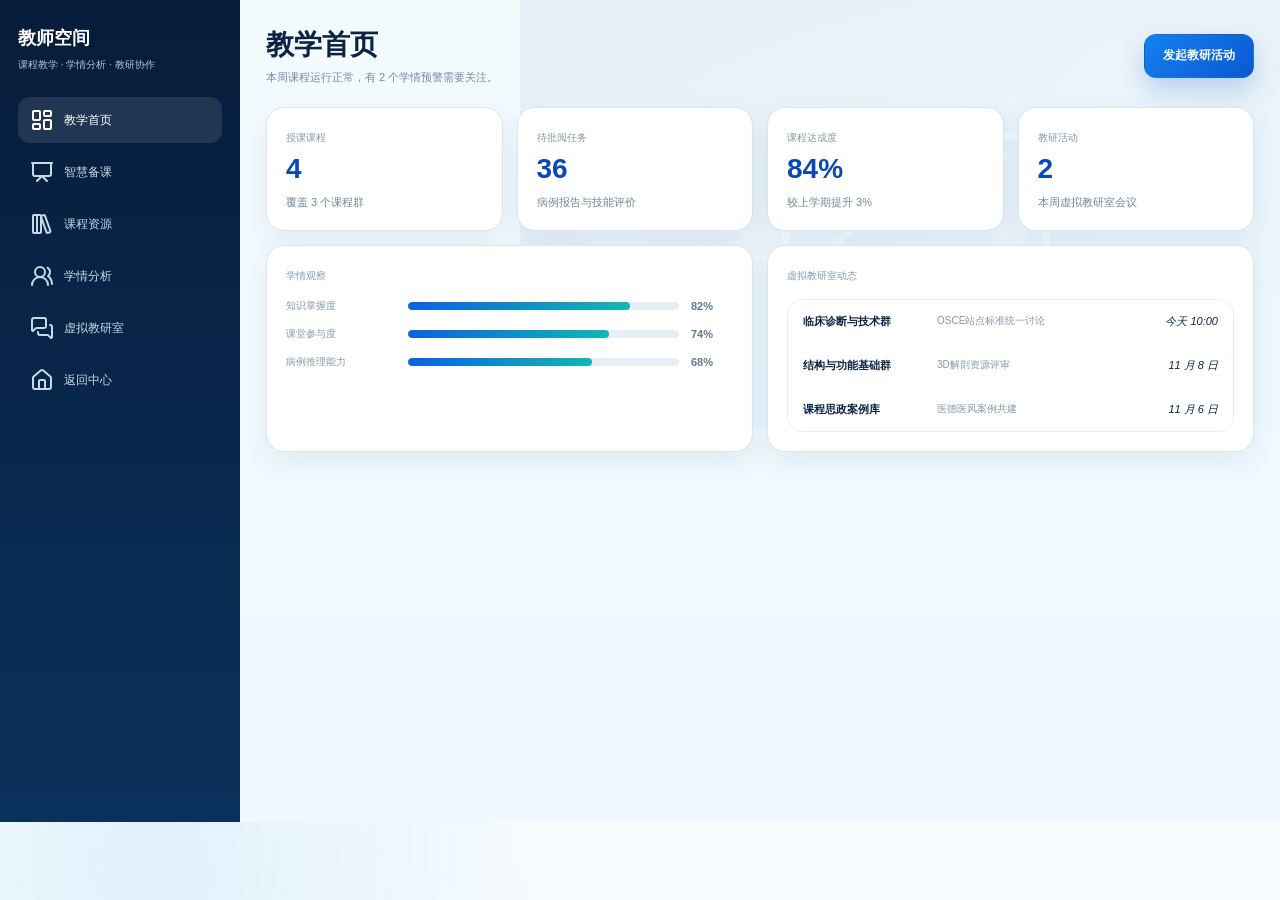
<file: space/teacher.html>
<!doctype html>
<html lang="zh-CN">
<head>
  <base href="../">
  <meta charset="utf-8">
  <meta name="viewport" content="width=device-width, initial-scale=1">
  <title>教师空间｜大理大学医学智慧教育平台</title>
  <link rel="icon" href="assets/favicon.svg" type="image/svg+xml">
  <link rel="stylesheet" href="assets/site.css">
</head>
<body data-page="space-teacher">
  <div class="space-shell">
    <aside class="space-sidebar">
      <h2>教师空间</h2>
      <p>课程教学 · 学情分析 · 教研协作</p>
      <nav>
        <a class="active" href="space/teacher.html"><i data-lucide="layout-dashboard"></i>教学首页</a>
        <a href="teacher.html"><i data-lucide="presentation"></i>智慧备课</a>
        <a href="knowledge.html"><i data-lucide="library-big"></i>课程资源</a>
        <a href="space/teacher.html#students"><i data-lucide="users-round"></i>学情分析</a>
        <a href="space/teacher.html#studio"><i data-lucide="messages-square"></i>虚拟教研室</a>
        <a href="index.html"><i data-lucide="house"></i>返回中心</a>
      </nav>
    </aside>
    <section class="space-content" style="--space-cover:url('../assets/covers/teacher.svg')">
      <header class="space-topbar">
        <div><h1>教学首页</h1><p>本周课程运行正常，有 2 个学情预警需要关注。</p></div>
        <button class="button primary" type="button" data-toast="已创建教研活动演示">发起教研活动</button>
      </header>
      <div class="dashboard-grid">
        <article class="dashboard-card"><span>授课课程</span><strong>4</strong><p>覆盖 3 个课程群</p></article>
        <article class="dashboard-card"><span>待批阅任务</span><strong>36</strong><p>病例报告与技能评价</p></article>
        <article class="dashboard-card"><span>课程达成度</span><strong>84%</strong><p>较上学期提升 3%</p></article>
        <article class="dashboard-card"><span>教研活动</span><strong>2</strong><p>本周虚拟教研室会议</p></article>
        <article class="dashboard-card wide" id="students">
          <span>学情观察</span>
          <div class="progress-list">
            <div class="progress-row"><span>知识掌握度</span><div class="progress-track"><i style="width:82%"></i></div><b>82%</b></div>
            <div class="progress-row"><span>课堂参与度</span><div class="progress-track"><i style="width:74%"></i></div><b>74%</b></div>
            <div class="progress-row"><span>病例推理能力</span><div class="progress-track"><i style="width:68%"></i></div><b>68%</b></div>
          </div>
        </article>
        <article class="dashboard-card wide" id="studio">
          <span>虚拟教研室动态</span>
          <div class="activity-list">
            <div class="activity-row"><b>临床诊断与技术群</b><span>OSCE站点标准统一讨论</span><em>今天 10:00</em></div>
            <div class="activity-row"><b>结构与功能基础群</b><span>3D解剖资源评审</span><em>11 月 8 日</em></div>
            <div class="activity-row"><b>课程思政案例库</b><span>医德医风案例共建</span><em>11 月 6 日</em></div>
          </div>
        </article>
      </div>
    </section>
  </div>
  <script src="assets/vendor/lucide.min.js"></script>
  <script src="assets/app.js"></script>
</body>
</html>
</file>
<file: assets/site.css>
:root {
  --blue-950: #071b42;
  --blue-900: #0a2c67;
  --blue-800: #0a48b5;
  --blue-700: #0b62df;
  --blue-600: #1578ee;
  --teal-600: #009fa7;
  --teal-500: #13b7b2;
  --sky-100: #e7f8ff;
  --sky-50: #f3fbff;
  --ink: #0c2444;
  --muted: #69819f;
  --line: #d7e6f2;
  --surface: #ffffff;
  --canvas: #f2f8fc;
  --success: #17866c;
  --warning: #eb8b21;
  --danger: #d94a58;
  --shadow-sm: 0 10px 28px rgba(15, 67, 116, .08);
  --shadow: 0 20px 54px rgba(13, 61, 107, .12);
  --shadow-lg: 0 28px 76px rgba(8, 45, 84, .18);
  --radius-sm: 10px;
  --radius: 16px;
  --radius-lg: 22px;
  --radius-xl: 30px;
  --content: 1320px;
}

* {
  box-sizing: border-box;
}

html {
  scroll-behavior: smooth;
  scroll-padding-top: 84px;
}

body {
  margin: 0;
  min-width: 320px;
  color: var(--ink);
  background:
    radial-gradient(circle at 12% 4%, rgba(40, 161, 232, .10), transparent 24rem),
    linear-gradient(180deg, #f6fbfe 0%, #eef7fc 100%);
  font-family: -apple-system, BlinkMacSystemFont, "Segoe UI", "PingFang SC", "Microsoft YaHei", "Noto Sans SC", sans-serif;
  -webkit-font-smoothing: antialiased;
  overflow-x: hidden;
}

body[data-page="home"] {
  background: #f4faff;
}

body[data-page="home"] .site-header {
  display: none;
}

.medical-home-hero {
  position: relative;
  min-height: min(860px, 100vh);
  overflow: hidden;
  color: #fff;
  background: #061f58;
}

.medical-home-carousel,
.medical-home-hero__bg,
.medical-home-hero__wash {
  position: absolute;
  inset: 0;
  width: 100%;
  height: 100%;
}

.medical-home-carousel {
  overflow: hidden;
  background: #061f58;
}

.medical-home-slide {
  position: absolute;
  inset: 0;
  width: 100%;
  height: 100%;
  object-fit: cover;
  opacity: 0;
  transition: opacity 1.15s ease;
}

.medical-home-slide.active {
  opacity: 1;
}

.medical-home-slide--video {
  object-position: center;
  filter: saturate(.92) contrast(1.02);
}

.medical-home-slide--scene {
  transform: scale(1.035);
}

.medical-home-carousel__dots {
  position: absolute;
  z-index: 2;
  left: 50%;
  bottom: 232px;
  display: flex;
  gap: 8px;
  transform: translateX(-50%);
}

.medical-home-carousel__dots span {
  width: 28px;
  height: 4px;
  border-radius: 999px;
  background: rgba(255, 255, 255, .42);
  transition: width .25s ease, background .25s ease;
}

.medical-home-carousel__dots span.active {
  width: 48px;
  background: #fff;
}

.medical-home-hero__bg {
  object-fit: cover;
  transform: scale(1.035);
  animation: hero-scene-drift 18s ease-in-out infinite alternate;
}

@keyframes hero-scene-drift {
  from {
    transform: scale(1.035) translate3d(-6px, 2px, 0);
  }
  to {
    transform: scale(1.075) translate3d(8px, -6px, 0);
  }
}

.medical-home-hero__wash {
  background:
    linear-gradient(180deg, rgba(4, 24, 66, .08) 0%, rgba(4, 26, 68, .06) 36%, rgba(4, 24, 64, .48) 72%, rgba(2, 21, 55, .88) 100%),
    radial-gradient(circle at 50% 42%, rgba(255,255,255,.18), transparent 34%);
}

.medical-home-nav {
  position: relative;
  z-index: 5;
  width: min(1480px, calc(100% - 48px));
  min-height: 74px;
  margin: 28px auto 0;
  display: flex;
  align-items: center;
  gap: 20px;
  padding: 7px 10px 7px 16px;
  border: 1px solid rgba(202, 235, 252, .5);
  border-radius: 22px;
  background: rgba(255, 255, 255, .84);
  box-shadow: 0 18px 48px rgba(3, 34, 82, .18);
  backdrop-filter: blur(22px);
}

.medical-home-brand {
  min-width: 250px;
  display: flex;
  align-items: center;
  gap: 11px;
  color: #123a75;
}

.medical-home-brand img {
  width: 52px;
  height: 52px;
  object-fit: contain;
}

.medical-home-brand strong,
.medical-home-brand small {
  display: block;
}

.medical-home-brand strong {
  font-size: 20px;
}

.medical-home-brand small {
  margin-top: 2px;
  color: #4a6485;
  font-size: 9px;
  letter-spacing: .13em;
}

.medical-home-links {
  display: flex;
  align-items: center;
  gap: 2px;
  margin-left: auto;
  padding: 4px;
  border-radius: 999px;
  background: rgba(226, 242, 252, .84);
}

.medical-home-links a {
  min-height: 40px;
  display: inline-flex;
  align-items: center;
  gap: 7px;
  padding: 0 13px;
  border-radius: 999px;
  color: #244c78;
  font-size: 13px;
  font-weight: 800;
  white-space: nowrap;
}

.medical-home-links a svg {
  width: 16px;
  height: 16px;
}

.medical-home-links a:hover,
.medical-home-links a.active {
  color: #fff;
  background: linear-gradient(135deg, #0c5bd5, #0d77e2);
  box-shadow: 0 8px 20px rgba(10, 92, 211, .25);
}

.medical-home-actions {
  display: flex;
  align-items: center;
  gap: 8px;
}

.home-role-wrap {
  position: relative;
}

.home-role-trigger,
.home-user-button {
  height: 48px;
  border: 0;
  color: #fff;
  background: linear-gradient(135deg, #176ce2, #0a55cb);
  box-shadow: 0 10px 24px rgba(8, 76, 177, .22);
}

.home-role-trigger {
  min-width: 176px;
  display: inline-flex;
  align-items: center;
  justify-content: center;
  gap: 9px;
  padding: 0 19px;
  border-radius: 999px;
  font-size: 14px;
  font-weight: 850;
}

.home-role-trigger svg,
.home-user-button svg {
  width: 19px;
  height: 19px;
}

.home-user-button {
  width: 48px;
  display: grid;
  place-items: center;
  border-radius: 50%;
}

.medical-home-nav .poster-role-menu {
  top: calc(100% + 14px);
  right: 0;
  width: 350px;
}

.medical-home-content {
  position: relative;
  z-index: 4;
  width: min(1120px, calc(100% - 48px));
  margin: clamp(92px, 13vh, 150px) auto 250px;
  text-align: center;
}

.medical-home-kicker {
  color: #d7f3ff;
  font-size: 12px;
  font-weight: 900;
  letter-spacing: .22em;
}

.medical-home-content h1 {
  margin: 22px 0 0;
  font-size: clamp(48px, 6vw, 86px);
  line-height: 1.08;
  letter-spacing: 0;
  text-shadow: 0 10px 32px rgba(3, 35, 89, .25);
}

.medical-home-content h1 span,
.medical-home-content h1 strong {
  display: inline;
}

.medical-home-content h1 span {
  color: #082f99;
}

.medical-home-content h1 strong {
  color: #04a6b1;
  font-weight: 900;
}

.medical-home-slogan {
  margin: 20px 0 0;
  color: #092c86;
  font-size: clamp(18px, 2vw, 28px);
  font-weight: 800;
  letter-spacing: .08em;
  text-shadow: 0 4px 16px rgba(255,255,255,.38);
}

.medical-home-copy {
  max-width: 820px;
  margin: 18px auto 0;
  color: #e9f8ff;
  font-size: 14px;
  line-height: 1.85;
  text-shadow: 0 2px 12px rgba(4, 37, 86, .36);
}

.medical-home-stats {
  position: absolute;
  z-index: 5;
  left: 50%;
  bottom: 28px;
  width: min(1480px, calc(100% - 48px));
  min-height: 184px;
  display: grid;
  grid-template-columns: 1.35fr repeat(3, 1fr) .85fr;
  overflow: hidden;
  border: 1px solid rgba(185, 227, 248, .55);
  border-radius: 28px;
  background: rgba(238, 250, 255, .87);
  color: #123e7e;
  box-shadow: 0 22px 60px rgba(3, 36, 86, .2);
  backdrop-filter: blur(22px);
  transform: translateX(-50%);
}

.medical-home-stats__intro,
.medical-home-stat,
.medical-home-stats__mission {
  padding: 24px 22px;
  border-left: 1px solid rgba(129, 181, 212, .26);
}

.medical-home-stats__intro {
  border-left: 0;
}

.medical-home-stats__intro b,
.medical-home-stats__intro span,
.medical-home-stats__intro small {
  display: block;
}

.medical-home-stats__intro b {
  font-size: 20px;
  line-height: 1.35;
}

.medical-home-stats__intro span {
  margin-top: 4px;
  font-size: 22px;
  font-weight: 900;
}

.medical-home-stats__intro small {
  margin-top: 12px;
  color: #456b93;
  font-size: 8px;
  line-height: 1.55;
  letter-spacing: .08em;
}

.medical-home-stat {
  display: grid;
  grid-template-columns: 42px 1fr;
  align-content: center;
  column-gap: 12px;
}

.medical-home-stat > i {
  grid-row: span 2;
  width: 42px;
  height: 42px;
  display: grid;
  place-items: center;
  border-radius: 13px;
  background: linear-gradient(145deg, #0c6fdf, #0ca4b1);
  color: #fff;
}

.medical-home-stat b {
  font-size: 42px;
  line-height: 1;
}

.medical-home-stat strong,
.medical-home-stat small {
  grid-column: 2;
  display: block;
}

.medical-home-stat strong {
  margin-top: 5px;
  font-size: 15px;
}

.medical-home-stat small {
  margin-top: 4px;
  color: #486a8e;
  font-size: 9px;
}

.medical-home-stats__mission {
  display: grid;
  align-content: center;
  justify-items: end;
  gap: 7px;
  color: #153d75;
  font-size: 13px;
  font-weight: 850;
}

img,
svg {
  display: block;
}

a {
  color: inherit;
  text-decoration: none;
}

button,
input,
textarea,
select {
  font: inherit;
}

button {
  cursor: pointer;
}

button:focus-visible,
a:focus-visible,
input:focus-visible,
textarea:focus-visible {
  outline: 3px solid rgba(21, 120, 238, .32);
  outline-offset: 3px;
}

.container {
  width: min(var(--content), calc(100% - 48px));
  margin-inline: auto;
}

.sr-only {
  position: absolute;
  width: 1px;
  height: 1px;
  padding: 0;
  margin: -1px;
  overflow: hidden;
  clip: rect(0, 0, 0, 0);
  white-space: nowrap;
  border: 0;
}

.site-header {
  position: sticky;
  top: 0;
  z-index: 90;
  height: 78px;
  border-bottom: 1px solid rgba(203, 224, 240, .94);
  background: rgba(255, 255, 255, .94);
  backdrop-filter: blur(20px);
  -webkit-backdrop-filter: blur(20px);
}

.site-header__inner {
  width: min(1480px, calc(100% - 40px));
  height: 100%;
  margin-inline: auto;
  display: flex;
  align-items: center;
  gap: 20px;
}

.brand {
  min-width: 360px;
  display: flex;
  align-items: center;
  gap: 12px;
}

.brand img {
  width: 52px;
  height: 52px;
  object-fit: contain;
  border-radius: 14px;
}

.brand strong {
  display: block;
  font-size: 17px;
  line-height: 1.25;
}

.brand small {
  display: block;
  margin-top: 4px;
  color: #7b91aa;
  font-size: 9px;
  letter-spacing: .11em;
}

.main-nav {
  display: flex;
  align-items: center;
  gap: 5px;
  margin-left: auto;
  padding: 5px;
  border: 1px solid rgba(183, 215, 239, .92);
  border-radius: 999px;
  background: rgba(223, 240, 252, .82);
  box-shadow: inset 0 1px 0 rgba(255, 255, 255, .92);
}

.main-nav a,
.more-nav > button {
  min-height: 39px;
  display: inline-flex;
  align-items: center;
  gap: 7px;
  padding: 0 14px;
  border: 0;
  border-radius: 999px;
  background: transparent;
  color: #355777;
  font-size: 13px;
  font-weight: 750;
  white-space: nowrap;
}

.main-nav a svg,
.more-nav > button svg {
  width: 17px;
  height: 17px;
}

.main-nav a:hover,
.more-nav > button:hover,
.more-nav.open > button {
  background: rgba(255, 255, 255, .76);
  color: var(--blue-700);
}

.main-nav a.active {
  color: #fff;
  background: linear-gradient(135deg, #1b6ee1, #0c58d5);
  box-shadow: 0 8px 18px rgba(21, 99, 215, .22);
}

.more-nav {
  position: relative;
}

.more-menu {
  position: absolute;
  top: calc(100% + 13px);
  right: 0;
  width: 230px;
  display: none;
  padding: 9px;
  border: 1px solid rgba(193, 218, 236, .95);
  border-radius: 18px;
  background: rgba(255, 255, 255, .98);
  box-shadow: var(--shadow);
}

.more-nav.open .more-menu {
  display: grid;
}

.more-menu a {
  display: grid;
  grid-template-columns: 34px 1fr;
  gap: 10px;
  padding: 10px;
  border-radius: 13px;
  color: #365875;
}

.more-menu a:hover {
  background: #eff8fe;
  color: var(--blue-700);
}

.more-menu i {
  width: 34px;
  height: 34px;
  display: grid;
  place-items: center;
  border-radius: 10px;
  background: #e8f5fd;
  color: var(--blue-700);
}

.more-menu b,
.more-menu span {
  display: block;
}

.more-menu b {
  font-size: 12px;
}

.more-menu span {
  margin-top: 2px;
  color: #8799aa;
  font-size: 9px;
}

.header-tools {
  display: flex;
  align-items: center;
  gap: 8px;
}

.role-trigger,
.icon-button,
.mobile-toggle {
  height: 42px;
  border: 1px solid rgba(165, 201, 229, .96);
  background: rgba(244, 251, 255, .96);
  color: #164f84;
  box-shadow: 0 5px 16px rgba(23, 85, 138, .06);
}

.role-trigger {
  min-width: 148px;
  display: inline-flex;
  align-items: center;
  justify-content: center;
  gap: 9px;
  padding: 0 16px;
  border-radius: 999px;
  font-size: 13px;
  font-weight: 800;
}

.role-trigger svg {
  width: 18px;
  height: 18px;
}

.icon-button,
.mobile-toggle {
  width: 42px;
  display: grid;
  place-items: center;
  border-radius: 50%;
}

.icon-button svg,
.mobile-toggle svg {
  width: 19px;
  height: 19px;
}

.mobile-toggle {
  display: none;
}

.role-wrap {
  position: relative;
}

.role-menu {
  position: absolute;
  top: calc(100% + 12px);
  right: 0;
  width: 270px;
  display: none;
  padding: 11px;
  border: 1px solid rgba(180, 211, 234, .96);
  border-radius: 22px;
  background: rgba(255, 255, 255, .98);
  box-shadow: var(--shadow-lg);
}

.role-wrap.open .role-menu {
  display: grid;
  gap: 7px;
}

.role-menu button,
.role-menu a {
  width: 100%;
  min-height: 58px;
  display: grid;
  grid-template-columns: 42px 1fr auto;
  align-items: center;
  gap: 11px;
  padding: 8px 11px;
  border: 1px solid transparent;
  border-radius: 16px;
  background: #f8fcff;
  color: #22496f;
  text-align: left;
}

.role-menu button:hover,
.role-menu a:hover,
.role-menu button.active {
  border-color: #b8daf2;
  background: linear-gradient(135deg, #eff8ff, #e6f6fb);
}

.role-menu i {
  width: 42px;
  height: 42px;
  display: grid;
  place-items: center;
  border-radius: 13px;
  background: linear-gradient(145deg, #e4f3ff, #d7f2f5);
  color: var(--blue-700);
}

.role-menu b,
.role-menu span {
  display: block;
}

.role-menu b {
  font-size: 14px;
}

.role-menu span {
  margin-top: 2px;
  color: #7e93a8;
  font-size: 10px;
}

.role-menu em {
  color: var(--teal-600);
  font-size: 11px;
  font-style: normal;
}

.poster-hero {
  position: relative;
  margin: 0 auto;
  background: #eaf8ff;
  overflow: hidden;
}

.poster-hero__image {
  width: 100%;
  height: auto;
  object-fit: contain;
}

.poster-hotspots {
  position: absolute;
  inset: 0;
}

.poster-hotspot {
  position: absolute;
  z-index: 3;
  border-radius: 20px;
}

.poster-hotspot:hover {
  background: rgba(255, 255, 255, .08);
  box-shadow: 0 0 0 2px rgba(255, 255, 255, .18);
}

.poster-role-menu {
  position: absolute;
  z-index: 8;
  top: 8.5%;
  right: 5.6%;
  width: clamp(250px, 18vw, 360px);
  display: none;
  gap: 10px;
  padding: 14px;
  border: 1px solid rgba(133, 190, 231, .96);
  border-radius: 24px;
  background: rgba(255, 255, 255, .98);
  box-shadow: var(--shadow-lg);
}

.poster-role-menu.show {
  display: grid;
}

.poster-role-menu a,
.poster-role-menu button {
  min-height: 56px;
  display: flex;
  align-items: center;
  gap: 12px;
  padding: 8px 12px;
  border: 1px solid #d9eaf5;
  border-radius: 16px;
  background: linear-gradient(135deg, #f7fcff, #edf8fc);
  color: #174d82;
  text-align: left;
}

.poster-role-menu i {
  width: 38px;
  height: 38px;
  display: grid;
  place-items: center;
  border-radius: 12px;
  background: #e3f3ff;
}

.poster-role-menu b {
  display: block;
  font-size: 14px;
}

.poster-role-menu span {
  display: block;
  margin-top: 2px;
  color: #7992a8;
  font-size: 10px;
}

.home-section {
  padding: 76px 0;
}

.home-section.tinted {
  background: linear-gradient(180deg, rgba(231, 247, 255, .82), rgba(244, 251, 255, .92));
}

.section-heading {
  display: flex;
  align-items: flex-end;
  justify-content: space-between;
  gap: 28px;
  margin-bottom: 28px;
}

.section-heading h2 {
  margin: 0;
  font-size: clamp(27px, 3vw, 38px);
  line-height: 1.22;
}

.section-heading p {
  max-width: 620px;
  margin: 7px 0 0;
  color: var(--muted);
  font-size: 13px;
  line-height: 1.75;
}

.section-kicker,
.page-kicker {
  margin-bottom: 8px;
  color: var(--blue-700);
  font-size: 10px;
  font-weight: 900;
  letter-spacing: .16em;
  text-transform: uppercase;
}

.text-link {
  display: inline-flex;
  align-items: center;
  gap: 7px;
  color: var(--blue-700);
  font-size: 13px;
  font-weight: 850;
  white-space: nowrap;
}

.scenario-grid {
  display: grid;
  grid-template-columns: repeat(3, minmax(0, 1fr));
  gap: 18px;
}

.scenario-card {
  position: relative;
  min-height: 260px;
  display: flex;
  flex-direction: column;
  justify-content: flex-end;
  overflow: hidden;
  padding: 24px;
  border: 1px solid rgba(203, 225, 241, .96);
  border-radius: var(--radius-lg);
  background: #fff;
  box-shadow: var(--shadow-sm);
  transition: transform .22s ease, box-shadow .22s ease, border-color .22s ease;
}

.scenario-card:hover {
  transform: translateY(-5px);
  border-color: #acd4ee;
  box-shadow: var(--shadow);
}

.scenario-card:before {
  content: "";
  position: absolute;
  inset: 0;
  background:
    linear-gradient(180deg, rgba(5, 38, 83, .04), rgba(5, 35, 73, .86)),
    var(--scenario-image, none) center/cover no-repeat;
}

.scenario-card > * {
  position: relative;
  z-index: 1;
}

.scenario-card .scenario-icon {
  width: 50px;
  height: 50px;
  display: grid;
  place-items: center;
  margin-bottom: auto;
  border: 1px solid rgba(255, 255, 255, .34);
  border-radius: 15px;
  background: rgba(255, 255, 255, .14);
  color: #fff;
  backdrop-filter: blur(10px);
}

.scenario-card h3 {
  margin: 18px 0 8px;
  color: #fff;
  font-size: 21px;
}

.scenario-card p {
  margin: 0;
  color: rgba(236, 248, 255, .86);
  font-size: 12px;
  line-height: 1.72;
}

.scenario-card .scenario-meta {
  display: flex;
  gap: 8px;
  flex-wrap: wrap;
  margin-top: 16px;
}

.scenario-meta span {
  padding: 5px 8px;
  border: 1px solid rgba(255, 255, 255, .22);
  border-radius: 999px;
  color: #e7f5ff;
  background: rgba(2, 28, 60, .32);
  font-size: 9px;
}

.metric-band {
  display: grid;
  grid-template-columns: repeat(4, minmax(0, 1fr));
  overflow: hidden;
  border: 1px solid #cfe4f2;
  border-radius: var(--radius-xl);
  background: #fff;
  box-shadow: var(--shadow-sm);
}

.metric-item {
  min-height: 142px;
  display: flex;
  flex-direction: column;
  justify-content: center;
  padding: 24px 28px;
  border-left: 1px solid #e1edf5;
}

.metric-item:first-child {
  border-left: 0;
}

.metric-item b {
  color: var(--blue-800);
  font-size: 34px;
  line-height: 1;
}

.metric-item span {
  margin-top: 10px;
  color: #506f8c;
  font-size: 12px;
  line-height: 1.5;
}

.metric-item small {
  margin-top: 5px;
  color: #8ba0b2;
  font-size: 9px;
}

.quick-links {
  display: grid;
  grid-template-columns: repeat(4, minmax(0, 1fr));
  gap: 14px;
}

.quick-link {
  display: grid;
  grid-template-columns: 48px 1fr auto;
  align-items: center;
  gap: 14px;
  padding: 18px;
  border: 1px solid var(--line);
  border-radius: 18px;
  background: #fff;
  box-shadow: 0 8px 24px rgba(13, 61, 107, .055);
  transition: transform .2s ease, border-color .2s ease;
}

.quick-link:hover {
  transform: translateY(-3px);
  border-color: #acd2ec;
}

.quick-link > i {
  width: 48px;
  height: 48px;
  display: grid;
  place-items: center;
  border-radius: 14px;
  background: #eaf6fe;
  color: var(--blue-700);
}

.quick-link b {
  display: block;
  font-size: 14px;
}

.quick-link span {
  display: block;
  margin-top: 4px;
  color: #8396a8;
  font-size: 10px;
  line-height: 1.5;
}

.quick-link > svg {
  width: 17px;
  height: 17px;
  color: #8aa2b5;
}

.page-hero {
  position: relative;
  min-height: 430px;
  display: flex;
  align-items: center;
  overflow: hidden;
  padding: 72px 0;
  color: #fff;
  background:
    linear-gradient(115deg, rgba(4, 24, 60, .98), rgba(7, 63, 136, .88)),
    var(--page-image) center/cover no-repeat;
}

.page-hero:before {
  content: "";
  position: absolute;
  inset: 0;
  background:
    radial-gradient(circle at 78% 25%, rgba(37, 198, 205, .24), transparent 25%),
    linear-gradient(rgba(98, 205, 244, .055) 1px, transparent 1px),
    linear-gradient(90deg, rgba(98, 205, 244, .055) 1px, transparent 1px);
  background-size: auto, 62px 62px, 62px 62px;
}

.page-hero__inner {
  position: relative;
  z-index: 2;
  display: grid;
  grid-template-columns: minmax(0, 1.2fr) minmax(320px, .8fr);
  gap: 56px;
  align-items: center;
}

.page-hero h1 {
  margin: 0;
  font-size: clamp(40px, 5vw, 66px);
  line-height: 1.1;
}

.page-hero p {
  max-width: 760px;
  margin: 22px 0 0;
  color: #c9e3f3;
  font-size: 15px;
  line-height: 1.9;
}

.hero-actions {
  display: flex;
  flex-wrap: wrap;
  gap: 10px;
  margin-top: 28px;
}

.button {
  min-height: 44px;
  display: inline-flex;
  align-items: center;
  justify-content: center;
  gap: 8px;
  padding: 0 18px;
  border: 1px solid transparent;
  border-radius: 12px;
  font-size: 12px;
  font-weight: 850;
  transition: transform .18s ease, box-shadow .18s ease, background .18s ease;
}

.button:hover {
  transform: translateY(-1px);
}

.button.primary {
  background: linear-gradient(135deg, #1681ef, #0a58d1);
  color: #fff;
  box-shadow: 0 12px 26px rgba(18, 97, 205, .24);
}

.button.white {
  border-color: rgba(255, 255, 255, .26);
  background: #fff;
  color: var(--blue-800);
}

.button.ghost {
  border-color: rgba(255, 255, 255, .28);
  background: rgba(255, 255, 255, .08);
  color: #fff;
}

.button.soft {
  border-color: #c8e1f1;
  background: #eff8fd;
  color: var(--blue-700);
}

.hero-panel {
  padding: 24px;
  border: 1px solid rgba(188, 229, 246, .2);
  border-radius: 26px;
  background: rgba(255, 255, 255, .08);
  box-shadow: 0 24px 60px rgba(0, 12, 34, .28);
  backdrop-filter: blur(16px);
}

.hero-panel h3 {
  margin: 0 0 8px;
  font-size: 19px;
}

.hero-panel p {
  margin: 0;
  color: #cae2f1;
  font-size: 11px;
  line-height: 1.7;
}

.hero-panel-grid {
  display: grid;
  grid-template-columns: 1fr 1fr;
  gap: 9px;
  margin-top: 18px;
}

.hero-panel-grid div {
  padding: 13px;
  border: 1px solid rgba(255, 255, 255, .12);
  border-radius: 14px;
  background: rgba(255, 255, 255, .065);
}

.hero-panel-grid b {
  display: block;
  font-size: 22px;
}

.hero-panel-grid span {
  display: block;
  margin-top: 5px;
  color: #b6d3e5;
  font-size: 9px;
  line-height: 1.45;
}

.section {
  padding: 78px 0;
}

.section.soft {
  background: linear-gradient(180deg, #f9fcff, #f0f7fb);
}

.section.dark {
  color: #fff;
  background: linear-gradient(145deg, #071a36, #0b3b69);
}

.section.dark .section-heading p,
.section.dark .muted {
  color: #a9c8dc;
}

.section-heading.compact {
  align-items: center;
  margin-bottom: 22px;
}

.section-heading.compact h2 {
  font-size: clamp(24px, 2.5vw, 32px);
}

.muted {
  color: var(--muted);
}

.cards-grid {
  display: grid;
  grid-template-columns: repeat(3, minmax(0, 1fr));
  gap: 17px;
}

.cards-grid.four {
  grid-template-columns: repeat(4, minmax(0, 1fr));
}

.info-card {
  position: relative;
  min-height: 245px;
  display: flex;
  flex-direction: column;
  overflow: hidden;
  padding: 22px;
  border: 1px solid var(--line);
  border-radius: 20px;
  background: #fff;
  box-shadow: 0 12px 34px rgba(13, 61, 107, .07);
  transition: transform .22s ease, box-shadow .22s ease, border-color .22s ease;
}

.info-card:hover {
  transform: translateY(-4px);
  border-color: #afd4ee;
  box-shadow: var(--shadow);
}

.info-card__icon {
  width: 48px;
  height: 48px;
  display: grid;
  place-items: center;
  border-radius: 14px;
  background: linear-gradient(145deg, #e8f5ff, #ddf6f6);
  color: var(--blue-700);
}

.info-card h3 {
  margin: 18px 0 8px;
  font-size: 18px;
  line-height: 1.4;
}

.info-card p {
  margin: 0;
  color: var(--muted);
  font-size: 12px;
  line-height: 1.75;
}

.info-card__foot {
  display: flex;
  align-items: center;
  justify-content: space-between;
  gap: 12px;
  margin-top: auto;
  padding-top: 16px;
  border-top: 1px solid #e9f0f5;
  color: #8aa0b1;
  font-size: 10px;
}

.tags {
  display: flex;
  flex-wrap: wrap;
  gap: 6px;
}

.tags span {
  padding: 5px 8px;
  border-radius: 999px;
  background: #edf7fd;
  color: #4c748f;
  font-size: 9px;
}

.toolbar {
  display: flex;
  flex-wrap: wrap;
  align-items: center;
  gap: 9px;
  margin-bottom: 22px;
  padding: 12px;
  border: 1px solid var(--line);
  border-radius: 18px;
  background: rgba(255, 255, 255, .84);
  box-shadow: var(--shadow-sm);
}

.toolbar-search {
  position: relative;
  flex: 1 1 280px;
}

.toolbar-search svg {
  position: absolute;
  left: 14px;
  top: 50%;
  width: 17px;
  height: 17px;
  color: #8197aa;
  transform: translateY(-50%);
}

.toolbar input {
  width: 100%;
  height: 42px;
  padding: 0 15px 0 42px;
  border: 1px solid #d6e5ef;
  border-radius: 12px;
  background: #fbfdff;
  color: var(--ink);
  outline: 0;
}

.filter-button,
.tab-button {
  min-height: 38px;
  padding: 0 14px;
  border: 1px solid #d5e4ee;
  border-radius: 999px;
  background: #fff;
  color: #5f778c;
  font-size: 11px;
  font-weight: 780;
}

.filter-button.active,
.tab-button.active {
  border-color: var(--blue-700);
  background: var(--blue-700);
  color: #fff;
}

.console-grid {
  display: grid;
  grid-template-columns: minmax(0, 1.35fr) minmax(300px, .65fr);
  gap: 18px;
}

.console-card,
.side-panel {
  padding: 24px;
  border: 1px solid var(--line);
  border-radius: 24px;
  background: #fff;
  box-shadow: var(--shadow-sm);
}

.console-card.dark {
  color: #fff;
  border-color: rgba(142, 207, 237, .18);
  background:
    radial-gradient(circle at 78% 18%, rgba(34, 190, 207, .18), transparent 24%),
    linear-gradient(145deg, #071c3a, #0b477a);
  box-shadow: 0 22px 56px rgba(8, 43, 78, .2);
}

.prompt-box {
  margin-top: 18px;
  padding: 12px;
  border: 1px solid rgba(164, 216, 240, .24);
  border-radius: 17px;
  background: rgba(255, 255, 255, .08);
}

.prompt-box textarea {
  width: 100%;
  min-height: 120px;
  padding: 7px;
  border: 0;
  outline: 0;
  resize: vertical;
  background: transparent;
  color: #fff;
  line-height: 1.7;
}

.prompt-box textarea::placeholder {
  color: #8fb8ce;
}

.prompt-actions {
  display: flex;
  flex-wrap: wrap;
  justify-content: space-between;
  align-items: center;
  gap: 10px;
  padding-top: 10px;
  border-top: 1px solid rgba(255, 255, 255, .1);
}

.prompt-tags {
  display: flex;
  flex-wrap: wrap;
  gap: 7px;
}

.prompt-tags button {
  padding: 7px 10px;
  border: 1px solid rgba(159, 211, 238, .22);
  border-radius: 999px;
  background: rgba(255, 255, 255, .07);
  color: #d7edf7;
  font-size: 10px;
}

.console-output {
  margin-top: 14px;
  padding: 16px;
  border: 1px solid #d9e8f2;
  border-radius: 16px;
  background: #f7fbfe;
  color: #3c5d78;
  font-size: 12px;
  line-height: 1.75;
}

.console-output strong {
  display: block;
  margin-bottom: 5px;
  color: var(--blue-800);
}

.side-stack {
  display: grid;
  gap: 13px;
}

.side-item {
  padding: 15px;
  border: 1px solid #e0ebf3;
  border-radius: 15px;
  background: linear-gradient(135deg, #fbfdff, #f3f9fd);
}

.side-item b {
  font-size: 13px;
}

.side-item span {
  display: block;
  margin-top: 6px;
  color: #7a8fa1;
  font-size: 10px;
  line-height: 1.6;
}

.path-strip {
  display: grid;
  grid-template-columns: repeat(5, minmax(0, 1fr));
  overflow: hidden;
  border: 1px solid var(--line);
  border-radius: 22px;
  background: #fff;
  box-shadow: var(--shadow-sm);
}

.path-step {
  position: relative;
  min-height: 150px;
  padding: 24px 20px 18px;
  border-left: 1px solid #e6eef4;
}

.path-step:first-child {
  border-left: 0;
}

.path-step:before {
  content: "";
  position: absolute;
  left: 20px;
  right: 20px;
  top: 0;
  height: 4px;
  background: linear-gradient(90deg, var(--blue-700), var(--teal-500));
}

.path-step em {
  color: #c1d3e0;
  font-size: 26px;
  font-style: normal;
  font-weight: 900;
}

.path-step b {
  display: block;
  margin-top: 10px;
  font-size: 14px;
}

.path-step p {
  margin: 7px 0 0;
  color: #7d91a3;
  font-size: 10px;
  line-height: 1.65;
}

.assessment-shell {
  display: grid;
  grid-template-columns: 280px minmax(0, 1fr);
  overflow: hidden;
  border: 1px solid var(--line);
  border-radius: 26px;
  background: #fff;
  box-shadow: var(--shadow);
}

.assessment-side {
  padding: 28px 24px;
  border-right: 1px solid #e3edf4;
  background: linear-gradient(180deg, #f7fcff, #eef7fc);
}

.assessment-side h3 {
  margin: 0;
  font-size: 22px;
}

.assessment-side p {
  margin: 8px 0 0;
  color: #7890a4;
  font-size: 11px;
  line-height: 1.65;
}

.step-list {
  display: grid;
  gap: 16px;
  margin: 30px 0 0;
  padding: 0;
  list-style: none;
}

.step-list li {
  display: grid;
  grid-template-columns: 28px 1fr;
  gap: 10px;
  color: #8ca0b2;
  font-size: 12px;
}

.step-list i {
  width: 28px;
  height: 28px;
  display: grid;
  place-items: center;
  border: 1px solid #cfdee9;
  border-radius: 50%;
  background: #fff;
  font-style: normal;
  font-size: 10px;
}

.step-list li.active {
  color: var(--blue-700);
  font-weight: 800;
}

.step-list li.active i,
.step-list li.done i {
  border-color: var(--blue-700);
  background: var(--blue-700);
  color: #fff;
}

.step-list li.done i {
  background: var(--success);
  border-color: var(--success);
}

.assessment-main {
  min-height: 520px;
  padding: 30px;
}

.assessment-main h2 {
  margin: 0;
  font-size: 27px;
}

.assessment-main > p {
  margin: 8px 0 0;
  color: #748b9f;
  font-size: 12px;
  line-height: 1.7;
}

.answer-grid {
  display: grid;
  grid-template-columns: repeat(2, minmax(0, 1fr));
  gap: 12px;
  margin-top: 28px;
}

.answer-card {
  min-height: 92px;
  padding: 16px;
  border: 1px solid #dbe7ef;
  border-radius: 16px;
  background: #fbfdff;
  color: #43617a;
  text-align: left;
  line-height: 1.55;
}

.answer-card:hover,
.answer-card.selected {
  border-color: #7bb9e5;
  background: #edf8ff;
  color: var(--blue-800);
}

.assessment-footer {
  display: flex;
  justify-content: space-between;
  gap: 12px;
  margin-top: 28px;
  padding-top: 20px;
  border-top: 1px solid #e7eef4;
}

.result-panel {
  display: none;
  margin-top: 26px;
  padding: 22px;
  border: 1px solid #c9e1f1;
  border-radius: 20px;
  background: linear-gradient(135deg, #eff9ff, #eefaf8);
}

.result-panel.show {
  display: block;
}

.result-panel h3 {
  margin: 0;
  color: var(--blue-800);
  font-size: 20px;
}

.result-grid {
  display: grid;
  grid-template-columns: repeat(3, minmax(0, 1fr));
  gap: 10px;
  margin-top: 16px;
}

.result-grid div {
  padding: 14px;
  border: 1px solid #d6e8f4;
  border-radius: 14px;
  background: rgba(255, 255, 255, .82);
}

.result-grid b {
  display: block;
  font-size: 16px;
}

.result-grid span {
  display: block;
  margin-top: 5px;
  color: #7790a4;
  font-size: 9px;
  line-height: 1.5;
}

.project-grid {
  display: grid;
  grid-template-columns: repeat(3, minmax(0, 1fr));
  gap: 17px;
}

.project-card {
  overflow: hidden;
  border: 1px solid var(--line);
  border-radius: 20px;
  background: #fff;
  box-shadow: 0 12px 32px rgba(13, 61, 107, .065);
  transition: transform .22s ease, box-shadow .22s ease;
}

.project-card:hover {
  transform: translateY(-4px);
  box-shadow: var(--shadow);
}

.project-cover {
  height: 156px;
  position: relative;
  overflow: hidden;
  background:
    linear-gradient(145deg, rgba(5, 38, 84, .18), rgba(3, 25, 60, .84)),
    var(--page-image) center/cover no-repeat;
}

.project-cover:after {
  content: "";
  position: absolute;
  inset: 0;
  background:
    linear-gradient(rgba(86, 199, 240, .08) 1px, transparent 1px),
    linear-gradient(90deg, rgba(86, 199, 240, .08) 1px, transparent 1px);
  background-size: 36px 36px;
}

.project-status {
  position: absolute;
  z-index: 2;
  left: 15px;
  top: 15px;
  padding: 6px 9px;
  border: 1px solid rgba(255, 255, 255, .24);
  border-radius: 999px;
  background: rgba(2, 29, 60, .48);
  color: #fff;
  font-size: 9px;
  backdrop-filter: blur(8px);
}

.project-body {
  padding: 19px;
}

.project-body h3 {
  margin: 0;
  font-size: 17px;
  line-height: 1.45;
}

.project-body p {
  min-height: 56px;
  margin: 9px 0 15px;
  color: var(--muted);
  font-size: 11px;
  line-height: 1.65;
}

.project-facts {
  display: grid;
  grid-template-columns: 1fr 1fr;
  gap: 9px;
  padding: 13px 0;
  border-top: 1px solid #edf2f6;
  border-bottom: 1px solid #edf2f6;
}

.project-facts small,
.project-facts b {
  display: block;
}

.project-facts small {
  color: #95a6b5;
  font-size: 8px;
}

.project-facts b {
  margin-top: 4px;
  font-size: 10px;
}

.project-actions {
  display: flex;
  gap: 8px;
  margin-top: 14px;
}

.project-actions button {
  flex: 1;
}

.alliance-board {
  display: grid;
  grid-template-columns: minmax(0, 1.1fr) minmax(340px, .9fr);
  gap: 18px;
}

.map-panel {
  position: relative;
  min-height: 520px;
  overflow: hidden;
  border: 1px solid rgba(137, 197, 228, .2);
  border-radius: 26px;
  background:
    radial-gradient(circle at 42% 46%, rgba(53, 194, 210, .18), transparent 22%),
    linear-gradient(145deg, #071a36, #0b477a);
  box-shadow: 0 22px 56px rgba(8, 43, 78, .19);
}

.map-panel:before {
  content: "";
  position: absolute;
  inset: 0;
  background:
    linear-gradient(rgba(95, 203, 239, .06) 1px, transparent 1px),
    linear-gradient(90deg, rgba(95, 203, 239, .06) 1px, transparent 1px);
  background-size: 42px 42px;
}

.map-title {
  position: absolute;
  z-index: 2;
  left: 24px;
  top: 24px;
  color: #fff;
}

.map-title b {
  display: block;
  font-size: 20px;
}

.map-title span {
  display: block;
  margin-top: 6px;
  color: #b8d4e4;
  font-size: 10px;
}

.map-node {
  position: absolute;
  z-index: 3;
  display: flex;
  align-items: center;
  gap: 8px;
  padding: 8px 11px;
  border: 1px solid rgba(175, 227, 245, .28);
  border-radius: 999px;
  background: rgba(5, 33, 66, .78);
  color: #dff4fc;
  font-size: 10px;
  box-shadow: 0 8px 22px rgba(0, 0, 0, .22);
  backdrop-filter: blur(8px);
}

.map-node:before {
  content: "";
  width: 8px;
  height: 8px;
  border-radius: 50%;
  background: #3bd5cb;
  box-shadow: 0 0 0 5px rgba(59, 213, 203, .12);
}

.map-node.a { left: 20%; top: 34%; }
.map-node.b { left: 44%; top: 25%; }
.map-node.c { left: 67%; top: 42%; }
.map-node.d { left: 33%; top: 61%; }
.map-node.e { left: 56%; top: 72%; }

.alliance-side {
  display: grid;
  gap: 14px;
}

.alliance-card {
  display: grid;
  grid-template-columns: 50px 1fr auto;
  align-items: center;
  gap: 14px;
  padding: 18px;
  border: 1px solid var(--line);
  border-radius: 18px;
  background: #fff;
  box-shadow: var(--shadow-sm);
}

.alliance-card i {
  width: 50px;
  height: 50px;
  display: grid;
  place-items: center;
  border-radius: 15px;
  background: #eaf6fd;
  color: var(--blue-700);
}

.alliance-card b,
.alliance-card span {
  display: block;
}

.alliance-card b {
  font-size: 14px;
}

.alliance-card span {
  margin-top: 4px;
  color: #8396a7;
  font-size: 10px;
}

.research-shell {
  position: relative;
  overflow: hidden;
  padding: 34px;
  border: 1px solid rgba(173, 218, 240, .24);
  border-radius: 28px;
  background:
    radial-gradient(circle at 78% 16%, rgba(55, 204, 208, .2), transparent 24%),
    linear-gradient(145deg, #06172f, #093d6c);
  color: #fff;
  box-shadow: 0 24px 62px rgba(8, 43, 78, .22);
}

.research-shell h2 {
  margin: 0;
  font-size: clamp(28px, 3.5vw, 44px);
}

.research-shell > p {
  max-width: 760px;
  margin: 12px 0 0;
  color: #b8d4e3;
  font-size: 13px;
  line-height: 1.8;
}

.research-search {
  margin-top: 26px;
  padding: 16px;
  border: 1px solid rgba(172, 224, 245, .26);
  border-radius: 20px;
  background: rgba(255, 255, 255, .09);
  backdrop-filter: blur(12px);
}

.research-search textarea {
  width: 100%;
  min-height: 112px;
  padding: 6px;
  border: 0;
  outline: 0;
  resize: vertical;
  background: transparent;
  color: #fff;
  font-size: 16px;
  line-height: 1.7;
}

.research-search textarea::placeholder {
  color: #8db4ca;
}

.research-search__bar {
  display: flex;
  flex-wrap: wrap;
  align-items: center;
  justify-content: space-between;
  gap: 12px;
  padding-top: 13px;
  border-top: 1px solid rgba(255, 255, 255, .1);
}

.research-modes {
  display: flex;
  flex-wrap: wrap;
  gap: 7px;
}

.research-modes button {
  min-height: 34px;
  padding: 0 11px;
  border: 1px solid rgba(176, 224, 244, .22);
  border-radius: 10px;
  background: rgba(255, 255, 255, .07);
  color: #c9e2ef;
  font-size: 11px;
}

.research-modes button.active {
  border-color: #78d8e0;
  background: #fff;
  color: #0c6098;
  font-weight: 800;
}

.research-results {
  display: grid;
  grid-template-columns: repeat(4, minmax(0, 1fr));
  gap: 14px;
  margin-top: 18px;
}

.research-results article {
  min-height: 190px;
  padding: 18px;
  border: 1px solid var(--line);
  border-radius: 18px;
  background: #fff;
  box-shadow: var(--shadow-sm);
}

.research-results h3 {
  margin: 14px 0 0;
  font-size: 16px;
}

.research-results p {
  margin: 8px 0 0;
  color: var(--muted);
  font-size: 11px;
  line-height: 1.7;
}

.model-entry-shell {
  position: relative;
  overflow: hidden;
  padding: 28px;
  border: 1px solid rgba(154, 215, 240, .24);
  border-radius: 28px;
  background:
    radial-gradient(circle at 84% 20%, rgba(43, 200, 207, .22), transparent 22%),
    linear-gradient(145deg, #06172f, #093f72);
  color: #fff;
  box-shadow: 0 24px 62px rgba(8, 43, 78, .23);
}

.model-entry-head {
  display: flex;
  align-items: flex-start;
  justify-content: space-between;
  gap: 24px;
}

.model-entry-head h2 {
  margin: 0;
  font-size: clamp(28px, 3.4vw, 44px);
}

.model-entry-head p {
  max-width: 760px;
  margin: 11px 0 0;
  color: #b8d5e5;
  font-size: 12px;
  line-height: 1.75;
}

.model-status {
  flex: 0 0 auto;
  display: inline-flex;
  align-items: center;
  gap: 8px;
  padding: 8px 12px;
  border: 1px solid rgba(140, 221, 231, .26);
  border-radius: 999px;
  background: rgba(26, 145, 168, .14);
  color: #b5eef1;
  font-size: 10px;
}

.model-status:before {
  content: "";
  width: 7px;
  height: 7px;
  border-radius: 50%;
  background: #40dfb2;
  box-shadow: 0 0 0 5px rgba(64, 223, 178, .11);
}

.model-head-side {
  flex: 0 0 310px;
  display: grid;
  justify-items: end;
  gap: 8px;
}

.model-mascot-wrap {
  position: relative;
  min-height: 210px;
  display: flex;
  align-items: flex-end;
  justify-content: flex-end;
  gap: 8px;
}

.model-mascot-wrap > span {
  position: relative;
  z-index: 2;
  width: 170px;
  margin-bottom: 78px;
  padding: 11px 13px;
  border: 1px solid rgba(142, 222, 238, .28);
  border-radius: 15px 15px 4px 15px;
  background: rgba(255, 255, 255, .12);
  color: #dff8ff;
  font-size: 10px;
  line-height: 1.6;
  backdrop-filter: blur(10px);
}

.model-mascot {
  width: 220px;
  height: auto;
  margin-right: -16px;
  margin-bottom: -24px;
  filter: drop-shadow(0 18px 26px rgba(0, 10, 28, .3));
}

.model-console {
  margin-top: 26px;
}

.model-mode-tabs {
  display: flex;
  flex-wrap: wrap;
  gap: 8px;
  margin-bottom: 13px;
}

.model-mode-tabs button {
  min-height: 38px;
  padding: 0 15px;
  border: 1px solid rgba(170, 222, 243, .22);
  border-radius: 999px;
  background: rgba(255, 255, 255, .07);
  color: #c8e1ef;
  font-size: 11px;
  font-weight: 750;
}

.model-mode-tabs button.active {
  border-color: #fff;
  background: #fff;
  color: var(--blue-800);
}

.model-compose {
  padding: 18px;
  border: 1px solid rgba(192, 226, 243, .94);
  border-radius: 22px;
  background: #fff;
  color: var(--ink);
  box-shadow: 0 18px 46px rgba(0, 12, 28, .24);
}

.model-compose textarea {
  width: 100%;
  min-height: 132px;
  padding: 4px;
  border: 0;
  outline: 0;
  resize: vertical;
  color: #1d3b57;
  font-size: 15px;
  line-height: 1.75;
}

.model-compose textarea::placeholder {
  color: #8fa3b5;
}

.model-compose__foot {
  display: flex;
  flex-wrap: wrap;
  align-items: center;
  justify-content: space-between;
  gap: 12px;
  padding-top: 13px;
  border-top: 1px solid #e8eff4;
}

.model-compose__tools {
  display: flex;
  flex-wrap: wrap;
  gap: 7px;
}

.model-compose__tools button {
  min-height: 34px;
  padding: 0 10px;
  border: 1px solid #d9e7f0;
  border-radius: 10px;
  background: #f7fbfd;
  color: #55738d;
  font-size: 10px;
}

.agent-grid {
  display: grid;
  grid-template-columns: repeat(4, minmax(0, 1fr));
  gap: 14px;
}

.agent-card {
  min-height: 170px;
  padding: 19px;
  border: 1px solid var(--line);
  border-radius: 19px;
  background: #fff;
  box-shadow: var(--shadow-sm);
  transition: transform .2s ease, box-shadow .2s ease;
}

.agent-card:hover {
  transform: translateY(-4px);
  box-shadow: var(--shadow);
}

.agent-card i {
  width: 45px;
  height: 45px;
  display: grid;
  place-items: center;
  border-radius: 14px;
  background: linear-gradient(145deg, #e7f5ff, #def8f5);
  color: var(--blue-700);
}

.agent-card h3 {
  margin: 15px 0 7px;
  font-size: 15px;
}

.agent-card p {
  margin: 0;
  color: var(--muted);
  font-size: 10px;
  line-height: 1.65;
}

.knowledge-base-grid {
  display: grid;
  grid-template-columns: repeat(5, minmax(0, 1fr));
  gap: 12px;
}

.knowledge-base {
  position: relative;
  min-height: 174px;
  overflow: hidden;
  padding: 18px;
  border: 1px solid var(--line);
  border-radius: 18px;
  background: #fff;
  box-shadow: 0 10px 28px rgba(13, 61, 107, .065);
}

.knowledge-base:after {
  content: "";
  position: absolute;
  right: -34px;
  bottom: -42px;
  width: 104px;
  height: 104px;
  border: 1px solid rgba(23, 120, 238, .11);
  border-radius: 50%;
  box-shadow: 0 0 0 17px rgba(23, 120, 238, .035);
}

.knowledge-base small {
  color: var(--blue-700);
  font-size: 9px;
  font-weight: 850;
  letter-spacing: .12em;
}

.knowledge-base h3 {
  margin: 13px 0 8px;
  font-size: 15px;
}

.knowledge-base p {
  margin: 0;
  color: #75899b;
  font-size: 10px;
  line-height: 1.62;
}

.knowledge-base b {
  position: absolute;
  left: 18px;
  bottom: 17px;
  color: #567189;
  font-size: 10px;
}

.capability-board {
  display: grid;
  grid-template-columns: minmax(0, 1.1fr) minmax(330px, .9fr);
  gap: 18px;
}

.capability-map {
  min-height: 460px;
  padding: 24px;
  border: 1px solid rgba(157, 211, 238, .2);
  border-radius: 26px;
  background:
    radial-gradient(circle at 50% 46%, rgba(47, 190, 207, .2), transparent 23%),
    linear-gradient(145deg, #06182f, #0a3d6e);
  color: #fff;
  box-shadow: 0 22px 56px rgba(8, 43, 78, .2);
}

.capability-tree {
  display: grid;
  grid-template-columns: repeat(3, minmax(0, 1fr));
  gap: 12px;
  margin-top: 24px;
}

.capability-node {
  padding: 16px;
  border: 1px solid rgba(173, 224, 243, .19);
  border-radius: 16px;
  background: rgba(255, 255, 255, .065);
}

.capability-node b {
  display: block;
  font-size: 13px;
}

.capability-node span {
  display: block;
  margin-top: 6px;
  color: #aecddd;
  font-size: 9px;
  line-height: 1.55;
}

.capability-node:first-child {
  grid-column: span 3;
  background: linear-gradient(135deg, rgba(18, 120, 226, .72), rgba(18, 177, 181, .42));
}

.capacity-list {
  display: grid;
  gap: 14px;
}

.capacity-item {
  padding: 18px;
  border: 1px solid var(--line);
  border-radius: 18px;
  background: #fff;
  box-shadow: var(--shadow-sm);
}

.capacity-item header {
  display: flex;
  align-items: center;
  justify-content: space-between;
  gap: 12px;
}

.capacity-item b {
  font-size: 13px;
}

.capacity-item em {
  color: var(--blue-700);
  font-size: 12px;
  font-style: normal;
  font-weight: 850;
}

.capacity-item .progress-track {
  margin-top: 12px;
}

.exam-grid {
  display: grid;
  grid-template-columns: repeat(3, minmax(0, 1fr));
  gap: 15px;
}

.exam-card {
  min-height: 210px;
  padding: 21px;
  border: 1px solid var(--line);
  border-radius: 20px;
  background: #fff;
  box-shadow: var(--shadow-sm);
}

.exam-card header {
  display: flex;
  align-items: center;
  justify-content: space-between;
  gap: 12px;
}

.exam-card header span {
  padding: 5px 8px;
  border-radius: 999px;
  background: #edf7fd;
  color: var(--blue-700);
  font-size: 9px;
  font-weight: 800;
}

.exam-card h3 {
  margin: 20px 0 8px;
  font-size: 18px;
}

.exam-card p {
  margin: 0;
  color: var(--muted);
  font-size: 11px;
  line-height: 1.7;
}

.exam-card .button {
  width: 100%;
  margin-top: 18px;
}

.lesson-layout {
  display: grid;
  grid-template-columns: minmax(0, 1.25fr) minmax(300px, .75fr);
  gap: 18px;
}

.lesson-form {
  display: grid;
  gap: 13px;
}

.lesson-form label {
  display: grid;
  gap: 6px;
  color: #49667e;
  font-size: 11px;
  font-weight: 750;
}

.lesson-form input,
.lesson-form textarea,
.lesson-form select {
  width: 100%;
  min-height: 44px;
  padding: 11px 13px;
  border: 1px solid #d8e6ef;
  border-radius: 12px;
  background: #fbfdff;
  color: var(--ink);
  outline: 0;
}

.lesson-form textarea {
  min-height: 110px;
  resize: vertical;
}

.template-grid {
  display: grid;
  grid-template-columns: repeat(2, minmax(0, 1fr));
  gap: 11px;
}

.template-card {
  min-height: 142px;
  padding: 16px;
  border: 1px solid #dce8f0;
  border-radius: 16px;
  background: #f9fcfe;
}

.template-card i {
  width: 38px;
  height: 38px;
  display: grid;
  place-items: center;
  border-radius: 12px;
  background: #e8f5fd;
  color: var(--blue-700);
}

.template-card h3 {
  margin: 13px 0 5px;
  font-size: 13px;
}

.template-card p {
  margin: 0;
  color: #7e92a4;
  font-size: 9px;
  line-height: 1.55;
}

.course-group-grid {
  display: grid;
  grid-template-columns: repeat(2, minmax(0, 1fr));
  gap: 18px;
}

.course-group-card {
  position: relative;
  min-height: 330px;
  display: flex;
  flex-direction: column;
  overflow: hidden;
  padding: 24px;
  border: 1px solid var(--line);
  border-radius: 24px;
  background:
    radial-gradient(circle at 92% 4%, rgba(37, 160, 212, .12), transparent 17rem),
    #fff;
  box-shadow: var(--shadow-sm);
}

.course-group-card:before {
  content: "";
  position: absolute;
  left: 0;
  top: 24px;
  width: 4px;
  height: 58px;
  border-radius: 0 4px 4px 0;
  background: linear-gradient(180deg, var(--blue-700), var(--teal-500));
}

.course-group-card header {
  min-height: 66px;
  margin: -10px -10px 0;
  padding: 12px 14px;
  border-radius: 17px;
  background:
    linear-gradient(90deg, rgba(4, 29, 68, .82), rgba(8, 92, 156, .38)),
    var(--cover-image, url("covers/course-str.svg")) center/cover no-repeat;
  display: flex;
  align-items: center;
  justify-content: space-between;
  gap: 14px;
  color: #fff;
}

.course-group-card header span {
  color: #d9f7ff;
  font-size: 10px;
  font-weight: 900;
  letter-spacing: .14em;
}

.course-group-card header b {
  padding: 6px 9px;
  border-radius: 999px;
  background: rgba(255, 255, 255, .16);
  color: #fff;
  font-size: 9px;
}

.info-card.has-cover {
  padding-top: 118px;
}

.info-card.has-cover:before {
  content: "";
  position: absolute;
  inset: 0 0 auto;
  height: 98px;
  background:
    linear-gradient(90deg, rgba(5, 31, 73, .76), rgba(9, 101, 162, .22)),
    var(--cover-image) center/cover no-repeat;
}

.info-card.has-cover > * {
  position: relative;
  z-index: 1;
}

.agent-card {
  overflow: hidden;
  background:
    linear-gradient(180deg, rgba(255,255,255,.98) 38%, rgba(255,255,255,.9)),
    var(--agent-cover, url("covers/clinical.svg")) center/cover no-repeat;
}

.agent-card:nth-child(2) { --agent-cover: url("covers/knowledge.svg"); }
.agent-card:nth-child(3) { --agent-cover: url("covers/course-med.svg"); }
.agent-card:nth-child(4) { --agent-cover: url("covers/research.svg"); }
.agent-card:nth-child(5) { --agent-cover: url("covers/course-dia.svg"); }
.agent-card:nth-child(6) { --agent-cover: url("covers/personal.svg"); }
.agent-card:nth-child(7) { --agent-cover: url("covers/course-pth.svg"); }
.agent-card:nth-child(8) { --agent-cover: url("covers/teacher.svg"); }

.knowledge-base {
  background:
    linear-gradient(180deg, rgba(255,255,255,.98) 30%, rgba(255,255,255,.92)),
    var(--knowledge-cover, url("covers/knowledge.svg")) center/cover no-repeat;
}

.knowledge-base:nth-child(2) { --knowledge-cover: url("covers/course-str.svg"); }
.knowledge-base:nth-child(3) { --knowledge-cover: url("covers/course-med.svg"); }
.knowledge-base:nth-child(4) { --knowledge-cover: url("covers/research.svg"); }
.knowledge-base:nth-child(5) { --knowledge-cover: url("covers/course-dia.svg"); }
.knowledge-base:nth-child(6) { --knowledge-cover: url("covers/course-pth.svg"); }
.knowledge-base:nth-child(7) { --knowledge-cover: url("covers/course-spe.svg"); }
.knowledge-base:nth-child(8) { --knowledge-cover: url("covers/teacher.svg"); }
.knowledge-base:nth-child(9) { --knowledge-cover: url("covers/personal.svg"); }
.knowledge-base:nth-child(10) { --knowledge-cover: url("covers/project.svg"); }

.personal-engine-copy {
  background:
    linear-gradient(110deg, rgba(255,255,255,.99) 0%, rgba(255,255,255,.94) 64%, rgba(232,249,255,.72) 100%),
    var(--personal-cover) right center/cover no-repeat;
}

.research-shell {
  background:
    linear-gradient(105deg, rgba(4, 20, 47, .97), rgba(8, 54, 101, .91)),
    var(--research-cover) center/cover no-repeat;
}

.space-content {
  background:
    linear-gradient(180deg, rgba(244,251,255,.94), rgba(238,248,253,.97)),
    var(--space-cover, url("covers/personal.svg")) top right/760px auto no-repeat;
}

.course-group-card h3 {
  margin: 18px 0 9px;
  font-size: 23px;
}

.course-group-card > p {
  margin: 0;
  color: var(--muted);
  font-size: 11px;
  line-height: 1.72;
}

.course-chain {
  display: flex;
  align-items: center;
  flex-wrap: wrap;
  gap: 7px;
  margin-top: 18px;
}

.course-chain span {
  padding: 7px 9px;
  border-radius: 9px;
  background: #edf8fd;
  color: #41687f;
  font-size: 9px;
}

.course-chain svg {
  width: 12px;
  height: 12px;
  color: #9ab0c0;
}

.course-tags {
  display: flex;
  flex-wrap: wrap;
  gap: 7px;
  margin-top: 16px;
}

.course-tags span {
  padding: 6px 9px;
  border: 1px solid #d8e8f2;
  border-radius: 999px;
  background: #fff;
  color: #2c617f;
  font-size: 9px;
}

.course-group-card footer {
  display: flex;
  align-items: flex-end;
  justify-content: space-between;
  gap: 15px;
  margin-top: auto;
  padding-top: 18px;
  border-top: 1px solid #e8eff4;
  color: #8397a8;
  font-size: 9px;
}

.course-group-card footer a {
  display: inline-flex;
  align-items: center;
  gap: 4px;
  color: var(--blue-700);
  font-weight: 800;
  white-space: nowrap;
}

.knowledge-forest {
  position: relative;
  min-height: 560px;
  overflow: hidden;
  border: 1px solid rgba(138, 203, 236, .2);
  border-radius: 28px;
  background:
    radial-gradient(circle at 50% 48%, rgba(35, 188, 204, .2), transparent 19%),
    radial-gradient(circle at 50% 48%, rgba(59, 145, 237, .14), transparent 42%),
    linear-gradient(145deg, #06182f, #0a3c6a);
  box-shadow: 0 26px 68px rgba(8, 43, 78, .23);
}

.knowledge-forest:before {
  content: "";
  position: absolute;
  inset: 0;
  background:
    linear-gradient(rgba(90, 204, 238, .055) 1px, transparent 1px),
    linear-gradient(90deg, rgba(90, 204, 238, .055) 1px, transparent 1px);
  background-size: 44px 44px;
}

.forest-center,
.forest-node {
  position: absolute;
  z-index: 2;
}

.forest-center {
  left: 50%;
  top: 50%;
  width: 300px;
  padding: 23px;
  border: 1px solid rgba(173, 228, 245, .34);
  border-radius: 22px;
  background: linear-gradient(145deg, rgba(19, 124, 210, .95), rgba(13, 174, 178, .88));
  color: #fff;
  text-align: center;
  box-shadow: 0 0 0 12px rgba(68, 201, 213, .055), 0 22px 58px rgba(0, 0, 0, .25);
  transform: translate(-50%, -50%);
}

.forest-center span,
.forest-center b,
.forest-center small {
  display: block;
}

.forest-center span {
  color: #c6edf4;
  font-size: 10px;
  letter-spacing: .14em;
}

.forest-center b {
  margin-top: 8px;
  font-size: 20px;
}

.forest-center small {
  margin-top: 8px;
  color: #d2ebf3;
  font-size: 9px;
  line-height: 1.55;
}

.forest-node {
  min-width: 168px;
  padding: 15px 17px;
  border: 1px solid rgba(167, 224, 243, .25);
  border-radius: 16px;
  background: rgba(5, 31, 61, .86);
  color: #e7f7fc;
  box-shadow: 0 14px 34px rgba(0, 0, 0, .2);
  transition: transform .2s ease, border-color .2s ease;
}

.forest-node:hover {
  transform: translateY(-4px);
  border-color: rgba(103, 220, 230, .75);
}

.forest-node b,
.forest-node span {
  display: block;
}

.forest-node b {
  font-size: 13px;
}

.forest-node span {
  margin-top: 5px;
  color: #9fc5d8;
  font-size: 9px;
}

.forest-node.n1 { left: 8%; top: 15%; }
.forest-node.n2 { left: 10%; bottom: 14%; }
.forest-node.n3 { left: 27%; top: 44%; }
.forest-node.n4 { right: 27%; top: 44%; }
.forest-node.n5 { right: 10%; top: 15%; }
.forest-node.n6 { right: 8%; bottom: 14%; }

.personal-intro {
  padding-top: 56px;
  padding-bottom: 42px;
}

.personal-engine-stage {
  min-height: 590px;
  display: grid;
  grid-template-columns: minmax(0, 1.05fr) minmax(420px, .95fr);
  overflow: hidden;
  border: 1px solid var(--line);
  border-radius: 30px;
  background: #fff;
  box-shadow: var(--shadow);
}

.personal-engine-copy {
  display: flex;
  flex-direction: column;
  justify-content: center;
  padding: clamp(44px, 6vw, 86px);
}

.personal-engine-copy h1 {
  margin: 0;
  font-size: clamp(44px, 5vw, 70px);
  line-height: 1.08;
}

.personal-engine-copy > p {
  max-width: 680px;
  margin: 24px 0 0;
  color: #5f7891;
  font-size: 16px;
  line-height: 1.85;
}

.engine-quick-steps {
  display: flex;
  flex-wrap: wrap;
  gap: 8px;
  margin-top: 30px;
}

.engine-quick-steps span {
  display: inline-flex;
  align-items: center;
  gap: 7px;
  padding: 8px 11px;
  border: 1px solid #dce9f2;
  border-radius: 999px;
  background: #f7fbfe;
  color: #4b6c85;
  font-size: 10px;
}

.engine-quick-steps b {
  color: var(--blue-700);
  font-size: 9px;
}

.personal-engine-visual {
  position: relative;
  min-height: 540px;
  overflow: hidden;
  background:
    radial-gradient(circle at 50% 48%, rgba(46, 194, 206, .28), transparent 27%),
    linear-gradient(145deg, #071b37, #0a3d6b);
}

.personal-engine-visual:before {
  content: "";
  position: absolute;
  inset: 0;
  background:
    linear-gradient(rgba(87, 201, 238, .07) 1px, transparent 1px),
    linear-gradient(90deg, rgba(87, 201, 238, .07) 1px, transparent 1px);
  background-size: 46px 46px;
}

.engine-ring {
  position: absolute;
  left: 50%;
  top: 50%;
  border: 1px solid rgba(97, 212, 230, .22);
  border-radius: 50%;
  transform: translate(-50%, -50%);
}

.engine-ring.r1 { width: 410px; height: 410px; }
.engine-ring.r2 { width: 300px; height: 300px; }
.engine-ring.r3 { width: 190px; height: 190px; border-color: rgba(97, 230, 222, .45); }

.engine-core {
  position: absolute;
  z-index: 2;
  left: 50%;
  top: 50%;
  width: 132px;
  height: 132px;
  display: grid;
  place-items: center;
  border-radius: 38px;
  background: linear-gradient(145deg, #f0fdff, #82dce7 54%, #2b8dc7);
  color: #083d6e;
  box-shadow: 0 0 0 18px rgba(74, 203, 216, .07), 0 0 70px rgba(70, 205, 218, .42);
  transform: translate(-50%, -50%) rotate(7deg);
}

.engine-core span {
  font-size: 48px;
  font-weight: 900;
  transform: rotate(-7deg);
}

.engine-core small {
  position: absolute;
  bottom: 19px;
  font-size: 9px;
  font-weight: 800;
  transform: rotate(-7deg);
}

.engine-sat {
  position: absolute;
  z-index: 3;
  padding: 10px 13px;
  border: 1px solid rgba(130, 215, 237, .32);
  border-radius: 12px;
  background: rgba(5, 30, 58, .78);
  color: #d8f4fb;
  font-size: 11px;
  backdrop-filter: blur(9px);
}

.engine-sat.s1 { left: 8%; top: 20%; }
.engine-sat.s2 { right: 7%; top: 32%; }
.engine-sat.s3 { left: 14%; bottom: 22%; }
.engine-sat.s4 { right: 12%; bottom: 18%; }
.engine-sat.s5 { left: 47%; top: 7%; }

.one-plan-grid {
  display: grid;
  grid-template-columns: repeat(3, minmax(0, 1fr));
  gap: 17px;
}

.one-plan-card {
  min-height: 330px;
  padding: 24px;
  border: 1px solid var(--line);
  border-radius: 22px;
  background: #fff;
  box-shadow: var(--shadow-sm);
}

.one-plan-card h3 {
  margin: 18px 0 8px;
  font-size: 20px;
}

.one-plan-card > p {
  margin: 0;
  color: var(--muted);
  font-size: 11px;
  line-height: 1.7;
}

.mini-bars {
  display: grid;
  gap: 12px;
  margin-top: 22px;
}

.mini-bars > div {
  display: grid;
  grid-template-columns: 75px 1fr 38px;
  align-items: center;
  gap: 9px;
  color: #60798e;
  font-size: 10px;
}

.mini-bars i {
  height: 7px;
  overflow: hidden;
  border-radius: 999px;
  background: #e7eff5;
}

.mini-bars b {
  display: block;
  height: 100%;
  border-radius: inherit;
  background: linear-gradient(90deg, var(--blue-700), var(--teal-500));
}

.mini-bars em {
  color: var(--blue-700);
  font-size: 10px;
  font-style: normal;
  font-weight: 800;
}

.plan-route {
  display: flex;
  flex-wrap: wrap;
  align-items: center;
  gap: 8px;
  margin-top: 28px;
}

.plan-route span {
  padding: 9px 11px;
  border-radius: 10px;
  background: #edf8fd;
  color: #3f667e;
  font-size: 10px;
}

.plan-route svg {
  width: 13px;
  height: 13px;
  color: #9db1bf;
}

.resource-hub-grid {
  display: grid;
  grid-template-columns: repeat(4, minmax(0, 1fr));
  gap: 15px;
}

.resource-hub-card {
  min-height: 190px;
  padding: 21px;
  border: 1px solid var(--line);
  border-radius: 20px;
  background: #fff;
  box-shadow: var(--shadow-sm);
}

.resource-hub-card i {
  width: 46px;
  height: 46px;
  display: grid;
  place-items: center;
  border-radius: 14px;
  background: #e9f6fd;
  color: var(--blue-700);
}

.resource-hub-card b,
.resource-hub-card span {
  display: block;
}

.resource-hub-card b {
  margin-top: 18px;
  font-size: 16px;
}

.resource-hub-card span {
  margin-top: 7px;
  color: var(--muted);
  font-size: 10px;
  line-height: 1.65;
}

.cycle-grid {
  display: grid;
  grid-template-columns: repeat(4, minmax(0, 1fr));
  gap: 15px;
}

.cycle-card {
  min-height: 210px;
  padding: 22px;
  border: 1px solid var(--line);
  border-radius: 20px;
  background: linear-gradient(145deg, #fff, #f4faff);
  box-shadow: var(--shadow-sm);
}

.cycle-card small {
  color: #b9cdd9;
  font-size: 30px;
  font-weight: 900;
}

.cycle-card h3 {
  margin: 17px 0 8px;
  font-size: 18px;
}

.cycle-card p {
  margin: 0;
  color: var(--muted);
  font-size: 10px;
  line-height: 1.7;
}

.space-zone-grid {
  display: grid;
  grid-template-columns: repeat(4, minmax(0, 1fr));
  gap: 12px;
}

.space-zone-grid span {
  min-height: 90px;
  display: grid;
  place-items: center;
  border: 1px solid #d5e6f0;
  border-radius: 18px;
  background: linear-gradient(145deg, #fff, #eff8fd);
  color: #3b6079;
  font-size: 12px;
  font-weight: 800;
  text-align: center;
  box-shadow: var(--shadow-sm);
}

.two-column-feature {
  display: grid;
  grid-template-columns: minmax(0, 1fr);
}

.feature-panel {
  padding: 30px;
  border: 1px solid var(--line);
  border-radius: 26px;
  background: #fff;
  box-shadow: var(--shadow-sm);
}

.feature-panel h2 {
  margin: 0;
  font-size: clamp(28px, 3.4vw, 42px);
}

.feature-panel > p {
  max-width: 780px;
  margin: 13px 0 0;
  color: var(--muted);
  font-size: 12px;
  line-height: 1.8;
}

.space-shell {
  display: grid;
  grid-template-columns: 240px minmax(0, 1fr);
  min-height: calc(100vh - 78px);
  background: #f2f8fc;
}

.space-sidebar {
  padding: 26px 18px;
  background: linear-gradient(180deg, #071c3a, #0a315c);
  color: #fff;
}

.space-sidebar h2 {
  margin: 0;
  font-size: 18px;
}

.space-sidebar p {
  margin: 7px 0 24px;
  color: #a9c6d9;
  font-size: 10px;
  line-height: 1.6;
}

.space-sidebar nav {
  display: grid;
  gap: 6px;
}

.space-sidebar a {
  display: flex;
  align-items: center;
  gap: 10px;
  padding: 11px 12px;
  border-radius: 12px;
  color: #c5d9e6;
  font-size: 12px;
}

.space-sidebar a.active,
.space-sidebar a:hover {
  background: rgba(255, 255, 255, .1);
  color: #fff;
}

.space-content {
  min-width: 0;
  padding: 26px;
}

.space-topbar {
  display: flex;
  align-items: center;
  justify-content: space-between;
  gap: 20px;
  margin-bottom: 22px;
}

.space-topbar h1 {
  margin: 0;
  font-size: 28px;
}

.space-topbar p {
  margin: 6px 0 0;
  color: #72889d;
  font-size: 11px;
}

.dashboard-grid {
  display: grid;
  grid-template-columns: repeat(4, minmax(0, 1fr));
  gap: 14px;
}

.dashboard-card {
  padding: 19px;
  border: 1px solid var(--line);
  border-radius: 18px;
  background: #fff;
  box-shadow: var(--shadow-sm);
}

.dashboard-card.wide {
  grid-column: span 2;
}

.dashboard-card span {
  color: #8498a9;
  font-size: 10px;
}

.dashboard-card strong {
  display: block;
  margin-top: 8px;
  color: var(--blue-800);
  font-size: 28px;
}

.dashboard-card p {
  margin: 8px 0 0;
  color: #71879a;
  font-size: 11px;
  line-height: 1.65;
}

.progress-list {
  display: grid;
  gap: 14px;
  margin-top: 16px;
}

.progress-row {
  display: grid;
  grid-template-columns: 110px minmax(0, 1fr) 42px;
  align-items: center;
  gap: 12px;
  color: #60798f;
  font-size: 11px;
}

.progress-track {
  height: 8px;
  overflow: hidden;
  border-radius: 999px;
  background: #e7eff5;
}

.progress-track i {
  display: block;
  height: 100%;
  border-radius: inherit;
  background: linear-gradient(90deg, var(--blue-700), var(--teal-500));
}

.activity-list {
  display: grid;
  gap: 1px;
  margin-top: 16px;
  border: 1px solid #e5edf3;
  border-radius: 16px;
  overflow: hidden;
}

.activity-row {
  display: grid;
  grid-template-columns: 120px 1fr auto;
  gap: 14px;
  padding: 14px 15px;
  background: #fff;
  font-size: 11px;
}

.activity-row span {
  color: #8296a7;
}

.site-footer {
  padding: 28px 0;
  background: #06182f;
  color: #96b3c8;
}

.site-footer__inner {
  display: flex;
  align-items: center;
  justify-content: space-between;
  gap: 24px;
  font-size: 10px;
}

.site-footer__brand {
  display: flex;
  align-items: center;
  gap: 10px;
  color: #fff;
}

.site-footer__brand img {
  width: 34px;
  height: 34px;
  border-radius: 10px;
  background: #fff;
  object-fit: contain;
}

.reveal {
  opacity: 0;
  transform: translateY(18px);
  transition: opacity .55s ease, transform .55s ease;
}

.reveal.visible {
  opacity: 1;
  transform: none;
}

@media (max-width: 1180px) {
  .brand {
    min-width: 270px;
  }

  .brand strong {
    font-size: 14px;
  }

  .main-nav a,
  .more-nav > button {
    padding-inline: 10px;
    font-size: 11px;
  }

  .main-nav a svg,
  .more-nav > button svg {
    display: none;
  }

  .role-trigger {
    min-width: 116px;
  }

  .cards-grid.four,
  .research-results,
  .dashboard-grid,
  .agent-grid,
  .resource-hub-grid,
  .cycle-grid {
    grid-template-columns: repeat(2, minmax(0, 1fr));
  }

  .knowledge-base-grid {
    grid-template-columns: repeat(3, minmax(0, 1fr));
  }

  .quick-links {
    grid-template-columns: repeat(2, minmax(0, 1fr));
  }
}

@media (max-width: 960px) {
  .site-header {
    height: auto;
    min-height: 72px;
  }

  .site-header__inner {
    position: relative;
    min-height: 72px;
    padding: 8px 0;
    flex-wrap: wrap;
  }

  .brand {
    min-width: 0;
    flex: 1;
  }

  .mobile-toggle {
    display: grid;
  }

  .header-tools .role-trigger {
    display: none;
  }

  .main-nav {
    order: 5;
    width: 100%;
    display: none;
    margin: 0;
    padding: 9px;
    border-radius: 16px;
  }

  .main-nav.open {
    display: grid;
    grid-template-columns: repeat(2, minmax(0, 1fr));
  }

  .main-nav a,
  .more-nav > button {
    justify-content: center;
    min-height: 42px;
  }

  .more-nav {
    grid-column: span 2;
  }

  .more-nav > button {
    width: 100%;
  }

  .more-menu {
    width: 100%;
    position: static;
    margin-top: 7px;
  }

  .page-hero__inner,
  .console-grid,
  .alliance-board,
  .capability-board,
  .lesson-layout,
  .personal-engine-stage {
    grid-template-columns: 1fr;
  }

  .page-hero__inner {
    gap: 30px;
  }

  .hero-panel {
    display: none;
  }

  .scenario-grid,
  .cards-grid,
  .project-grid,
  .exam-grid,
  .course-group-grid,
  .one-plan-grid {
    grid-template-columns: repeat(2, minmax(0, 1fr));
  }

  .metric-band {
    grid-template-columns: repeat(2, minmax(0, 1fr));
  }

  .metric-item:nth-child(3) {
    border-left: 0;
    border-top: 1px solid #e1edf5;
  }

  .metric-item:nth-child(4) {
    border-top: 1px solid #e1edf5;
  }

  .path-strip {
    grid-template-columns: repeat(2, minmax(0, 1fr));
  }

  .path-step:nth-child(3) {
    border-left: 0;
    border-top: 1px solid #e6eef4;
  }

  .path-step:nth-child(4),
  .path-step:nth-child(5) {
    border-top: 1px solid #e6eef4;
  }
}

@media (max-width: 760px) {
  .container {
    width: min(100% - 28px, var(--content));
  }

  .site-header__inner {
    width: calc(100% - 24px);
    flex-wrap: nowrap;
  }

  .site-header__inner {
    flex-wrap: wrap;
  }

  .brand img {
    width: 42px;
    height: 42px;
  }

  .brand strong {
    font-size: 12px;
  }

  .brand small {
    display: none;
  }

  .header-tools .icon-button {
    display: none;
  }

  .poster-hero {
    min-height: 540px;
  }

  .medical-home-hero {
    min-height: auto;
    padding-bottom: 28px;
  }

  .medical-home-nav {
    width: calc(100% - 24px);
    margin-top: 12px;
    flex-wrap: wrap;
    padding: 10px;
  }

  .medical-home-brand {
    min-width: 0;
    flex: 1;
  }

  .medical-home-brand strong {
    font-size: 15px;
  }

  .medical-home-links {
    order: 4;
    width: 100%;
    display: grid;
    grid-template-columns: repeat(2, minmax(0, 1fr));
    margin-left: 0;
    border-radius: 15px;
  }

  .medical-home-links a {
    justify-content: center;
    padding: 0 8px;
    font-size: 10px;
  }

  .medical-home-actions {
    margin-left: auto;
  }

  .home-role-trigger {
    min-width: 112px;
    padding: 0 12px;
    font-size: 11px;
  }

  .home-role-trigger svg:last-child {
    display: none;
  }

  .home-user-button {
    width: 42px;
    height: 42px;
  }

  .medical-home-nav .poster-role-menu {
    right: 0;
    width: min(330px, calc(100vw - 36px));
  }

  .medical-home-content {
    width: calc(100% - 28px);
    margin: 78px auto 58px;
  }

  .medical-home-kicker {
    font-size: 9px;
    letter-spacing: .14em;
  }

  .medical-home-content h1 {
    margin-top: 16px;
    font-size: 38px;
    line-height: 1.18;
  }

  .medical-home-slogan {
    margin-top: 17px;
    font-size: 16px;
    line-height: 1.65;
  }

  .medical-home-copy {
    font-size: 12px;
  }

  .medical-home-stats {
    position: relative;
    left: auto;
    bottom: auto;
    width: calc(100% - 28px);
    min-height: 0;
    grid-template-columns: 1fr;
    margin: 0 auto;
    transform: none;
  }

  .medical-home-carousel__dots {
    display: none;
  }

  .medical-home-stats__intro,
  .medical-home-stat,
  .medical-home-stats__mission {
    border-left: 0;
    border-top: 1px solid rgba(129, 181, 212, .26);
  }

  .medical-home-stats__intro {
    border-top: 0;
  }

  .medical-home-stats__mission {
    justify-items: start;
    grid-template-columns: repeat(2, 1fr);
  }

  .poster-hero__image {
    width: auto;
    height: 540px;
    max-width: none;
    transform: translateX(calc((100% - 100vw) / 2));
  }

  .poster-hotspots {
    display: none;
  }

  .home-section,
  .section {
    padding: 58px 0;
  }

  .section-heading {
    display: block;
  }

  .section-heading .text-link {
    margin-top: 12px;
  }

  .scenario-grid,
  .cards-grid,
  .cards-grid.four,
  .project-grid,
  .research-results,
  .dashboard-grid,
  .quick-links,
  .answer-grid,
  .result-grid,
  .exam-grid,
  .agent-grid,
  .resource-hub-grid,
  .cycle-grid,
  .one-plan-grid {
    grid-template-columns: 1fr;
  }

  .knowledge-base-grid {
    grid-template-columns: repeat(2, minmax(0, 1fr));
  }

  .model-entry-head {
    display: block;
  }

  .model-status {
    margin-top: 14px;
  }

  .model-head-side {
    width: 100%;
    justify-items: start;
    margin-top: 18px;
  }

  .model-mascot-wrap {
    min-height: 180px;
    justify-content: flex-start;
  }

  .model-mascot-wrap > span {
    margin-bottom: 56px;
  }

  .model-mascot {
    width: 180px;
    margin-right: 0;
  }

  .capability-tree {
    grid-template-columns: 1fr;
  }

  .capability-node:first-child {
    grid-column: auto;
  }

  .template-grid {
    grid-template-columns: 1fr;
  }

  .personal-engine-copy {
    padding: 42px 26px;
  }

  .personal-engine-copy h1 {
    font-size: 38px;
  }

  .personal-engine-visual {
    min-height: 420px;
  }

  .engine-ring.r1 { width: 310px; height: 310px; }
  .engine-ring.r2 { width: 230px; height: 230px; }
  .engine-ring.r3 { width: 150px; height: 150px; }

  .engine-core {
    width: 105px;
    height: 105px;
  }

  .space-zone-grid {
    grid-template-columns: repeat(2, minmax(0, 1fr));
  }

  .course-group-grid {
    grid-template-columns: 1fr;
  }

  .knowledge-forest {
    min-height: auto;
    padding: 24px;
  }

  .knowledge-forest:before {
    background-size: 34px 34px;
  }

  .forest-center,
  .forest-node {
    position: relative;
    left: auto;
    right: auto;
    top: auto;
    bottom: auto;
    width: 100%;
    min-width: 0;
    transform: none;
  }

  .forest-center {
    margin-bottom: 14px;
  }

  .forest-node {
    margin-top: 10px;
  }

  .metric-band,
  .path-strip {
    grid-template-columns: 1fr;
  }

  .metric-item,
  .metric-item:nth-child(n),
  .path-step,
  .path-step:nth-child(n) {
    border-left: 0;
    border-top: 1px solid #e1edf5;
  }

  .metric-item:first-child,
  .path-step:first-child {
    border-top: 0;
  }

  .assessment-shell {
    grid-template-columns: 1fr;
  }

  .assessment-side {
    border-right: 0;
    border-bottom: 1px solid #e3edf4;
  }

  .step-list {
    grid-template-columns: repeat(3, minmax(0, 1fr));
  }

  .step-list li {
    grid-template-columns: 1fr;
    text-align: center;
  }

  .step-list i {
    margin-inline: auto;
  }

  .space-shell {
    grid-template-columns: 1fr;
    min-height: auto;
  }

  .space-sidebar {
    padding: 18px;
  }

  .space-sidebar nav {
    grid-template-columns: repeat(2, minmax(0, 1fr));
  }

  .space-content {
    padding: 18px 14px;
  }

  .dashboard-card.wide {
    grid-column: auto;
  }

  .activity-row {
    grid-template-columns: 1fr;
    gap: 5px;
  }

  .site-footer__inner {
    display: block;
  }

  .site-footer__inner > span {
    display: block;
    margin-top: 10px;
  }
}

@media (prefers-reduced-motion: reduce) {
  *,
  *:before,
  *:after {
    scroll-behavior: auto !important;
    animation: none !important;
    transition: none !important;
  }
}
</file>
<file: future-learning-bluebook-salon/styles.css>
:root {
  --ink: #10243e;
  --ink-2: #203a57;
  --ink-3: #40566f;
  --muted: #718196;
  --paper: #ffffff;
  --canvas: #f3f6f9;
  --surface: #eef3f7;
  --surface-2: #e6eef3;
  --line: #d8e2ea;
  --line-strong: #b9c8d5;
  --teal: #0d9488;
  --teal-soft: #e4f4f1;
  --orange: #eb6841;
  --orange-soft: #fff0eb;
  --gold: #d49a29;
  --gold-soft: #fff6df;
  --lime: #7e9d33;
  --lime-soft: #eef5df;
  --sidebar-width: 260px;
  --radius-sm: 6px;
  --radius: 8px;
  --shadow: 0 14px 40px rgba(17, 43, 70, 0.1);
  --shadow-soft: 0 8px 24px rgba(17, 43, 70, 0.08);
  --body-font: "Microsoft YaHei", "PingFang SC", "Noto Sans CJK SC", sans-serif;
  --display-font: "STSong", "Songti SC", "Source Han Serif SC", serif;
}

* {
  box-sizing: border-box;
}

html {
  scroll-behavior: smooth;
  scroll-padding-top: 28px;
}

body {
  margin: 0;
  color: var(--ink);
  background: var(--canvas);
  font-family: var(--body-font);
  font-size: 16px;
  line-height: 1.65;
  -webkit-font-smoothing: antialiased;
}

body.presenter {
  font-size: 18px;
}

body.presenter .sidebar {
  transform: translateX(-100%);
}

body.presenter main {
  margin-left: 0;
}

body.presenter .section-shell,
body.presenter .hero__grid {
  max-width: 1380px;
}

img {
  display: block;
  max-width: 100%;
}

a {
  color: inherit;
}

button,
input {
  font: inherit;
}

button {
  color: inherit;
}

.skip-link {
  position: fixed;
  z-index: 1000;
  left: 14px;
  top: 14px;
  transform: translateY(-160%);
  padding: 10px 14px;
  background: var(--ink);
  color: var(--paper);
  border-radius: var(--radius-sm);
  transition: transform 180ms ease;
}

.skip-link:focus {
  transform: translateY(0);
}

.sidebar {
  position: fixed;
  z-index: 50;
  inset: 0 auto 0 0;
  width: var(--sidebar-width);
  display: flex;
  flex-direction: column;
  padding: 26px 20px 22px;
  color: rgba(255, 255, 255, 0.76);
  background: var(--ink);
  transition: transform 220ms ease;
}

.sidebar__brand {
  display: flex;
  align-items: center;
  gap: 12px;
  padding-bottom: 24px;
  border-bottom: 1px solid rgba(255, 255, 255, 0.13);
}

.brand-mark {
  width: 42px;
  height: 42px;
  display: grid;
  place-items: center;
  flex: 0 0 auto;
  border: 1px solid rgba(255, 255, 255, 0.5);
  border-radius: 50%;
  font-family: "Arial", sans-serif;
  font-size: 12px;
  font-weight: 700;
  letter-spacing: 0.04em;
}

.brand-mark--small {
  width: 34px;
  height: 34px;
  font-size: 10px;
  color: var(--ink);
  border-color: var(--ink);
}

.sidebar__brand strong {
  display: block;
  color: var(--paper);
  font-size: 15px;
  line-height: 1.3;
}

.sidebar__brand span {
  display: block;
  margin-top: 3px;
  font-size: 12px;
  color: rgba(255, 255, 255, 0.6);
}

.sidebar__nav {
  display: grid;
  gap: 6px;
  padding-top: 24px;
}

.nav-link {
  position: relative;
  display: flex;
  align-items: center;
  gap: 11px;
  padding: 11px 12px;
  border-radius: var(--radius-sm);
  color: rgba(255, 255, 255, 0.68);
  text-decoration: none;
  transition: background 180ms ease, color 180ms ease;
}

.nav-link::before {
  content: "";
  position: absolute;
  left: 0;
  top: 10px;
  bottom: 10px;
  width: 2px;
  border-radius: 2px;
  background: transparent;
}

.nav-link svg {
  width: 18px;
  height: 18px;
  stroke-width: 1.8;
}

.nav-link:hover,
.nav-link.active {
  color: var(--paper);
  background: rgba(255, 255, 255, 0.09);
}

.nav-link.active::before {
  background: #63d3c8;
}

.sidebar__footer {
  margin-top: auto;
  padding-top: 18px;
  border-top: 1px solid rgba(255, 255, 255, 0.13);
}

.reading-progress {
  display: flex;
  justify-content: space-between;
  gap: 12px;
  margin-bottom: 8px;
  font-size: 12px;
}

.reading-progress strong {
  color: var(--paper);
}

.progress-track {
  overflow: hidden;
  height: 4px;
  border-radius: 2px;
  background: rgba(255, 255, 255, 0.14);
}

.progress-track span {
  display: block;
  width: 0;
  height: 100%;
  background: #63d3c8;
  transition: width 180ms ease;
}

.button,
.icon-button {
  border: 0;
  cursor: pointer;
  transition: transform 160ms ease, background 160ms ease, color 160ms ease, border-color 160ms ease;
}

.button {
  display: inline-flex;
  align-items: center;
  justify-content: center;
  gap: 9px;
  min-height: 44px;
  padding: 0 17px;
  border: 1px solid transparent;
  border-radius: var(--radius-sm);
  font-size: 14px;
  font-weight: 700;
  text-decoration: none;
}

.button svg {
  width: 17px;
  height: 17px;
}

.button:hover {
  transform: translateY(-1px);
}

.button--primary {
  color: var(--paper);
  background: var(--ink);
}

.button--primary:hover {
  background: var(--ink-2);
}

.button--secondary {
  color: var(--ink);
  background: var(--paper);
  border-color: var(--line-strong);
}

.button--secondary:hover {
  border-color: var(--ink);
}

.button--ghost {
  color: rgba(255, 255, 255, 0.76);
  background: transparent;
  border-color: rgba(255, 255, 255, 0.22);
}

.button--ghost:hover,
.button--ghost.active {
  color: var(--paper);
  background: rgba(255, 255, 255, 0.09);
}

.button--full {
  width: 100%;
  margin-top: 14px;
}

.mobile-header {
  display: none;
}

main {
  margin-left: var(--sidebar-width);
  transition: margin-left 220ms ease;
}

.section {
  padding: 76px 0;
}

.section-shell {
  width: min(1180px, calc(100% - 64px));
  margin: 0 auto;
}

.section-heading {
  display: grid;
  grid-template-columns: minmax(0, 1.2fr) minmax(300px, 0.8fr);
  gap: 42px;
  align-items: end;
  margin-bottom: 34px;
}

.section-heading--wide {
  grid-template-columns: minmax(0, 1fr) auto;
  align-items: center;
}

.section-kicker {
  margin: 0 0 10px;
  color: var(--teal);
  font-size: 13px;
  font-weight: 800;
  letter-spacing: 0.1em;
  text-transform: uppercase;
}

h1,
h2,
h3,
p {
  margin-top: 0;
}

h1,
h2,
h3 {
  font-family: var(--display-font);
  line-height: 1.2;
  letter-spacing: 0;
}

h2 {
  margin-bottom: 14px;
  font-size: clamp(30px, 3.1vw, 44px);
}

h3 {
  margin-bottom: 12px;
  font-size: clamp(24px, 2.2vw, 34px);
}

p {
  color: var(--ink-3);
}

.hero {
  min-height: 86vh;
  display: flex;
  align-items: center;
  padding: 72px 0 54px;
  background: var(--paper);
  border-bottom: 1px solid var(--line);
}

.hero__grid {
  width: min(1240px, calc(100% - 64px));
  margin: 0 auto;
  display: grid;
  grid-template-columns: minmax(0, 1.02fr) minmax(420px, 0.98fr);
  gap: 54px;
  align-items: center;
}

.hero__brandline {
  margin-bottom: 18px;
  color: var(--teal);
  font-size: 14px;
  font-weight: 800;
}

.hero h1 {
  max-width: 700px;
  margin-bottom: 12px;
  font-size: clamp(50px, 5.8vw, 84px);
  color: var(--ink);
}

.hero__subtitle {
  margin-bottom: 18px;
  color: var(--ink-2);
  font-size: clamp(21px, 2.1vw, 30px);
  font-weight: 700;
}

.hero__lead {
  max-width: 680px;
  margin-bottom: 28px;
  color: var(--ink-3);
  font-size: 18px;
  line-height: 1.8;
}

.hero__actions {
  display: flex;
  flex-wrap: wrap;
  gap: 12px;
}

.hero__stats {
  display: grid;
  grid-template-columns: repeat(4, minmax(0, 1fr));
  gap: 13px;
  margin-top: 36px;
  padding-top: 22px;
  border-top: 1px solid var(--line);
}

.hero__stats div {
  min-width: 0;
}

.hero__stats strong {
  display: block;
  font-family: "Arial", sans-serif;
  font-size: 34px;
  line-height: 1;
  color: var(--ink);
}

.hero__stats span {
  display: block;
  margin-top: 7px;
  font-size: 13px;
  color: var(--muted);
}

.hero__visual {
  position: relative;
  margin: 0;
  overflow: hidden;
  border-radius: var(--radius);
  background: var(--ink);
  box-shadow: var(--shadow);
}

.hero__visual img {
  width: 100%;
  height: min(64vh, 660px);
  object-fit: cover;
  object-position: center;
}

.hero__visual::after {
  content: "";
  position: absolute;
  inset: 0;
  background: rgba(9, 24, 42, 0.16);
}

.hero__visual figcaption {
  position: absolute;
  z-index: 1;
  left: 22px;
  right: 22px;
  bottom: 20px;
  padding-top: 16px;
  border-top: 1px solid rgba(255, 255, 255, 0.4);
  color: var(--paper);
}

.hero__visual figcaption span {
  display: block;
  margin-bottom: 6px;
  font-size: 12px;
  color: rgba(255, 255, 255, 0.76);
}

.hero__visual figcaption strong {
  display: block;
  max-width: 420px;
  font-size: 16px;
  line-height: 1.5;
}

.section--paths {
  padding-top: 48px;
  background: var(--paper);
}

.segmented {
  display: flex;
  gap: 4px;
  padding: 4px;
  border: 1px solid var(--line);
  border-radius: var(--radius);
  background: var(--surface);
}

.segmented__item {
  min-height: 36px;
  padding: 0 13px;
  border: 0;
  border-radius: var(--radius-sm);
  color: var(--muted);
  background: transparent;
  cursor: pointer;
  font-size: 13px;
  font-weight: 700;
  white-space: nowrap;
}

.segmented__item.active {
  color: var(--ink);
  background: var(--paper);
  box-shadow: 0 2px 8px rgba(17, 43, 70, 0.08);
}

.reader-path-panel {
  display: grid;
  grid-template-columns: 220px 1fr;
  gap: 34px;
  align-items: start;
  padding: 26px 30px;
  background: var(--ink);
  border-radius: var(--radius);
  color: var(--paper);
}

.reader-path-panel__label {
  margin-bottom: 8px;
  color: rgba(255, 255, 255, 0.62);
  font-size: 13px;
}

.reader-path-panel strong {
  font-size: 20px;
}

.reader-path-list {
  display: grid;
  grid-template-columns: repeat(2, minmax(0, 1fr));
  gap: 10px 26px;
  margin: 0;
  padding: 0;
  list-style: none;
  counter-reset: reader-step;
}

.reader-path-list li {
  counter-increment: reader-step;
  display: flex;
  gap: 11px;
  color: rgba(255, 255, 255, 0.82);
  font-size: 14px;
}

.reader-path-list li::before {
  content: counter(reader-step);
  width: 22px;
  height: 22px;
  display: grid;
  place-items: center;
  flex: 0 0 auto;
  border: 1px solid rgba(255, 255, 255, 0.38);
  border-radius: 50%;
  font-size: 11px;
  color: var(--paper);
}

.reading-modes {
  display: grid;
  grid-template-columns: repeat(3, minmax(0, 1fr));
  gap: 14px;
  margin-top: 20px;
}

.reading-mode {
  text-align: left;
  padding: 15px 17px;
  border: 1px solid var(--line);
  border-radius: var(--radius);
  background: var(--paper);
  cursor: pointer;
  transition: border-color 160ms ease, background 160ms ease;
}

.reading-mode strong,
.reading-mode span {
  display: block;
}

.reading-mode strong {
  margin-bottom: 3px;
  font-size: 15px;
}

.reading-mode span {
  color: var(--muted);
  font-size: 12px;
}

.reading-mode:hover,
.reading-mode.active {
  border-color: var(--teal);
  background: var(--teal-soft);
}

.summary-statement {
  padding-left: 26px;
  border-left: 3px solid var(--orange);
}

.summary-statement span {
  display: block;
  margin-bottom: 8px;
  color: var(--orange);
  font-size: 13px;
  font-weight: 800;
}

.summary-statement strong {
  display: block;
  color: var(--ink);
  font-family: var(--display-font);
  font-size: 21px;
  line-height: 1.55;
}

.judgment-grid {
  display: grid;
  grid-template-columns: repeat(2, minmax(0, 1fr));
  column-gap: 42px;
}

.judgment-grid article {
  display: grid;
  grid-template-columns: 42px 1fr;
  gap: 14px;
  align-items: baseline;
  padding: 18px 0;
  border-bottom: 1px solid var(--line);
}

.judgment-grid article span {
  color: var(--teal);
  font-family: "Arial", sans-serif;
  font-size: 13px;
  font-weight: 800;
}

.judgment-grid article p {
  margin: 0;
  color: var(--ink);
  font-size: 16px;
}

.section--framework {
  background: var(--paper);
}

.framework-flow {
  display: grid;
  grid-template-columns: 1fr 30px 1fr 30px 1fr 30px 1fr 30px 1fr;
  align-items: center;
  margin-bottom: 36px;
}

.framework-flow article {
  min-height: 168px;
  padding: 20px 18px;
  border: 1px solid var(--line);
  border-radius: var(--radius);
  background: var(--paper);
}

.framework-flow article > span {
  color: var(--teal);
  font-family: "Arial", sans-serif;
  font-size: 12px;
  font-weight: 800;
}

.framework-flow article svg {
  width: 26px;
  height: 26px;
  margin: 18px 0 12px;
  color: var(--ink);
}

.framework-flow article strong,
.framework-flow article p {
  display: block;
}

.framework-flow article strong {
  margin-bottom: 6px;
  font-size: 17px;
}

.framework-flow article p {
  margin: 0;
  font-size: 13px;
  line-height: 1.5;
}

.flow-link {
  height: 1px;
  background: var(--line-strong);
}

.report-accordion {
  border-top: 1px solid var(--line);
}

.report-accordion:last-child {
  border-bottom: 1px solid var(--line);
}

.report-accordion summary {
  display: grid;
  grid-template-columns: 160px 1fr 24px;
  gap: 18px;
  align-items: center;
  padding: 21px 2px;
  cursor: pointer;
  list-style: none;
}

.report-accordion summary::-webkit-details-marker {
  display: none;
}

.report-accordion summary span {
  color: var(--teal);
  font-size: 13px;
  font-weight: 800;
}

.report-accordion summary strong {
  font-size: 18px;
}

.report-accordion summary svg {
  width: 19px;
  height: 19px;
  transition: transform 180ms ease;
}

.report-accordion[open] summary svg {
  transform: rotate(180deg);
}

.report-accordion__body {
  max-width: 900px;
  padding: 0 0 25px 178px;
}

.report-accordion__body p {
  margin-bottom: 12px;
}

.report-accordion__body ul {
  display: grid;
  grid-template-columns: 1.08fr 0.92fr;
  gap: 7px 22px;
  margin: 0;
  padding-left: 18px;
  color: var(--ink-3);
}

.shift-list {
  display: grid;
  grid-template-columns: repeat(3, minmax(0, 1fr));
  gap: 10px;
}

.shift-list div {
  display: grid;
  grid-template-columns: 1fr 22px 1fr;
  align-items: center;
  gap: 5px;
  min-height: 52px;
  padding: 10px 12px;
  background: var(--surface);
  border-radius: var(--radius-sm);
  font-size: 13px;
}

.shift-list span {
  color: var(--muted);
}

.shift-list strong {
  color: var(--ink);
}

.shift-list svg {
  width: 16px;
  height: 16px;
  color: var(--teal);
}

.paradigm {
  display: grid;
  grid-template-columns: minmax(0, 0.82fr) minmax(0, 1.18fr);
  gap: 48px;
  align-items: center;
  padding: 42px 0;
  border-top: 1px solid var(--line);
}

.paradigm:first-of-type {
  border-top: 0;
}

.paradigm--reverse {
  grid-template-columns: minmax(0, 1.18fr) minmax(0, 0.82fr);
}

.paradigm--reverse .paradigm__copy {
  order: 2;
}

.paradigm--reverse .feature-visual {
  order: 1;
}

.index-label {
  display: block;
  margin-bottom: 12px;
  color: var(--orange);
  font-size: 13px;
  font-weight: 800;
}

.paradigm__copy p {
  font-size: 17px;
}

.paradigm__copy ul {
  display: grid;
  gap: 8px;
  margin: 20px 0 0;
  padding: 0;
  list-style: none;
}

.paradigm__copy li {
  position: relative;
  padding-left: 19px;
  color: var(--ink-3);
}

.paradigm__copy li::before {
  content: "";
  position: absolute;
  left: 0;
  top: 0.72em;
  width: 7px;
  height: 7px;
  border-radius: 50%;
  background: var(--teal);
}

.feature-visual {
  margin: 0;
  overflow: hidden;
  border-radius: var(--radius);
  background: var(--surface);
  box-shadow: var(--shadow-soft);
}

.feature-visual img {
  width: 100%;
  aspect-ratio: 16 / 9;
  object-fit: cover;
  object-position: top center;
}

.feature-visual figcaption {
  padding: 13px 16px 15px;
  color: var(--ink-3);
  background: var(--paper);
  font-size: 13px;
  line-height: 1.55;
}

.discussion-inline {
  display: flex;
  gap: 10px;
  margin-top: 22px;
  padding-top: 15px;
  border-top: 1px solid var(--line);
  color: var(--teal);
  font-size: 13px;
  font-weight: 700;
}

.discussion-inline svg {
  width: 17px;
  height: 17px;
  flex: 0 0 auto;
  margin-top: 2px;
}

.section--support {
  color: var(--paper);
  background: var(--ink);
}

.section--support .section-kicker {
  color: #6ed7cc;
}

.section--support .section-heading p {
  color: rgba(255, 255, 255, 0.68);
}

.capability-list {
  border-top: 1px solid rgba(255, 255, 255, 0.16);
}

.capability-row {
  display: grid;
  grid-template-columns: 76px minmax(0, 1fr) 340px;
  gap: 30px;
  align-items: center;
  padding: 32px 0;
  border-bottom: 1px solid rgba(255, 255, 255, 0.16);
}

.capability-row__index {
  align-self: stretch;
  display: flex;
  flex-direction: column;
  justify-content: space-between;
}

.capability-row__index span {
  font-family: "Arial", sans-serif;
  font-size: 13px;
  color: #6ed7cc;
  font-weight: 800;
}

.capability-row__index svg {
  width: 34px;
  height: 34px;
  color: rgba(255, 255, 255, 0.82);
}

.capability-row__meta {
  margin-bottom: 9px;
  color: #6ed7cc;
  font-size: 12px;
  font-weight: 800;
}

.capability-row h3 {
  color: var(--paper);
}

.capability-row__copy p {
  max-width: 650px;
  margin-bottom: 16px;
  color: rgba(255, 255, 255, 0.7);
}

.tag-row {
  display: flex;
  flex-wrap: wrap;
  gap: 7px;
}

.tag-row span {
  padding: 5px 9px;
  border: 1px solid rgba(255, 255, 255, 0.2);
  border-radius: 999px;
  color: rgba(255, 255, 255, 0.74);
  font-size: 12px;
}

.capability-row__evidence {
  padding-left: 24px;
  border-left: 1px solid rgba(255, 255, 255, 0.22);
}

.capability-row__evidence strong {
  display: block;
  margin-bottom: 8px;
  color: #6ed7cc;
  font-size: 13px;
}

.capability-row__evidence p {
  margin: 0;
  color: rgba(255, 255, 255, 0.74);
  font-size: 14px;
}

.capability-row__visual {
  margin: 0;
  overflow: hidden;
  border-radius: var(--radius);
  background: rgba(255, 255, 255, 0.08);
}

.capability-row__visual img {
  width: 100%;
  height: 210px;
  object-fit: cover;
  object-position: top center;
}

.construction-layout {
  display: grid;
  grid-template-columns: minmax(0, 1.45fr) minmax(280px, 0.55fr);
  gap: 50px;
}

.timeline {
  margin: 0;
  padding: 0;
  list-style: none;
  counter-reset: timeline;
}

.timeline li {
  position: relative;
  display: grid;
  grid-template-columns: 56px 1fr;
  gap: 20px;
  min-height: 120px;
  padding-bottom: 26px;
}

.timeline li::after {
  content: "";
  position: absolute;
  left: 27px;
  top: 44px;
  bottom: 0;
  width: 1px;
  background: var(--line-strong);
}

.timeline li:last-child::after {
  display: none;
}

.timeline li > span {
  width: 56px;
  height: 56px;
  display: grid;
  place-items: center;
  border: 1px solid var(--line-strong);
  border-radius: 50%;
  color: var(--teal);
  background: var(--paper);
  font-family: "Arial", sans-serif;
  font-weight: 800;
}

.timeline li strong {
  display: block;
  margin: 5px 0 7px;
  font-size: 18px;
}

.timeline li p {
  margin: 0;
  font-size: 15px;
}

.risk-panel {
  align-self: start;
  padding: 28px;
  border-radius: var(--radius);
  background: var(--orange-soft);
}

.risk-panel > span {
  display: block;
  margin-bottom: 15px;
  color: var(--orange);
  font-size: 13px;
  font-weight: 800;
}

.risk-panel ul {
  display: grid;
  grid-template-columns: repeat(2, minmax(0, 1fr));
  gap: 9px;
  margin: 0 0 20px;
  padding: 0;
  list-style: none;
}

.risk-panel li {
  padding: 8px 10px;
  border-radius: var(--radius-sm);
  background: rgba(255, 255, 255, 0.68);
  font-size: 13px;
}

.risk-panel p {
  margin: 0;
  color: #7a4d3e;
  font-size: 14px;
}

.section--cases {
  background: var(--paper);
}

.case-grid {
  display: grid;
  grid-template-columns: repeat(3, minmax(0, 1fr));
  gap: 22px;
}

.case-card {
  overflow: hidden;
  border: 1px solid var(--line);
  border-radius: var(--radius);
  background: var(--paper);
  transition: transform 180ms ease, box-shadow 180ms ease;
}

.case-card:hover {
  transform: translateY(-3px);
  box-shadow: var(--shadow-soft);
}

.case-card img {
  width: 100%;
  aspect-ratio: 16 / 9;
  object-fit: cover;
  object-position: top center;
  border-bottom: 1px solid var(--line);
}

.case-card div {
  padding: 18px 19px 20px;
}

.case-card span {
  display: block;
  margin-bottom: 6px;
  color: var(--teal);
  font-size: 12px;
  font-weight: 800;
}

.case-card h3 {
  margin-bottom: 8px;
  font-size: 22px;
}

.case-card p {
  margin: 0;
  font-size: 14px;
}

.assessment-layout {
  display: grid;
  grid-template-columns: minmax(0, 0.86fr) minmax(0, 1.14fr);
  gap: 60px;
  align-items: center;
}

.assessment-result {
  display: flex;
  gap: 20px;
  align-items: center;
  margin-top: 28px;
}

.score-ring {
  width: 108px;
  height: 108px;
  display: grid;
  place-items: center;
  align-content: center;
  flex: 0 0 auto;
  border: 1px solid var(--line-strong);
  border-radius: 50%;
  background: var(--paper);
}

.score-ring strong {
  font-family: "Arial", sans-serif;
  font-size: 38px;
  line-height: 1;
}

.score-ring span {
  margin-top: 4px;
  color: var(--muted);
  font-size: 12px;
}

.assessment-result > div:last-child > span {
  display: block;
  margin-bottom: 4px;
  color: var(--teal);
  font-size: 12px;
  font-weight: 800;
}

.assessment-result > div:last-child > strong {
  display: block;
  font-size: 22px;
}

.assessment-result p {
  margin: 7px 0 0;
  font-size: 14px;
}

.assessment-list {
  display: grid;
  border-top: 1px solid var(--line);
}

.assessment-list label {
  display: grid;
  grid-template-columns: 22px 1fr;
  gap: 14px;
  align-items: center;
  padding: 16px 0;
  border-bottom: 1px solid var(--line);
  cursor: pointer;
}

.assessment-list input {
  width: 18px;
  height: 18px;
  accent-color: var(--teal);
}

.assessment-list span {
  font-size: 15px;
}

.section--discussion {
  color: var(--paper);
  background: var(--ink-2);
}

.section--discussion .section-kicker {
  color: #6ed7cc;
}

.section--discussion .section-heading p {
  color: rgba(255, 255, 255, 0.68);
}

.discussion-timer {
  display: flex;
  align-items: center;
  gap: 14px;
  padding: 10px 12px 10px 18px;
  border: 1px solid rgba(255, 255, 255, 0.18);
  border-radius: var(--radius);
}

.discussion-timer strong {
  min-width: 70px;
  color: var(--paper);
  font-family: "Arial", sans-serif;
  font-size: 24px;
  line-height: 1;
}

.discussion-timer > div {
  display: flex;
  gap: 5px;
}

.icon-button {
  width: 34px;
  height: 34px;
  display: grid;
  place-items: center;
  border: 1px solid rgba(255, 255, 255, 0.2);
  border-radius: var(--radius-sm);
  color: var(--paper);
  background: transparent;
}

.icon-button:hover {
  background: rgba(255, 255, 255, 0.1);
}

.icon-button svg {
  width: 16px;
  height: 16px;
}

.discussion-progress {
  display: grid;
  grid-template-columns: 150px 1fr;
  gap: 20px;
  align-items: center;
  margin-bottom: 24px;
  font-size: 14px;
}

.discussion-progress .progress-track {
  background: rgba(255, 255, 255, 0.14);
}

.discussion-progress .progress-track span {
  background: #6ed7cc;
}

.question-grid {
  display: grid;
  grid-template-columns: repeat(2, minmax(0, 1fr));
  gap: 14px;
}

.question-card {
  display: grid;
  grid-template-columns: 36px 1fr;
  gap: 10px 13px;
  padding: 18px;
  border: 1px solid rgba(255, 255, 255, 0.18);
  border-radius: var(--radius);
  background: rgba(255, 255, 255, 0.055);
  cursor: pointer;
  transition: background 160ms ease, border-color 160ms ease;
}

.question-card:hover,
.question-card:has(input:checked) {
  border-color: #6ed7cc;
  background: rgba(110, 215, 204, 0.1);
}

.question-card input {
  position: absolute;
  opacity: 0;
  pointer-events: none;
}

.question-card__index {
  width: 32px;
  height: 32px;
  display: grid;
  place-items: center;
  grid-row: span 2;
  border: 1px solid rgba(255, 255, 255, 0.24);
  border-radius: 50%;
  color: #6ed7cc;
  font-family: "Arial", sans-serif;
  font-size: 12px;
  font-weight: 800;
}

.question-card strong {
  color: var(--paper);
  font-size: 15px;
  line-height: 1.55;
}

.question-card small {
  grid-column: 2;
  color: rgba(255, 255, 255, 0.55);
  font-size: 12px;
}

.question-card input:checked ~ strong {
  text-decoration: line-through;
  text-decoration-color: rgba(255, 255, 255, 0.45);
}

.action-strip {
  display: flex;
  justify-content: space-between;
  gap: 30px;
  align-items: center;
  margin-top: 28px;
  padding-top: 24px;
  border-top: 1px solid rgba(255, 255, 255, 0.16);
}

.action-strip span,
.action-strip strong {
  display: block;
}

.action-strip span {
  margin-bottom: 5px;
  color: #6ed7cc;
  font-size: 12px;
  font-weight: 800;
}

.action-strip strong {
  max-width: 780px;
  color: var(--paper);
  font-size: 15px;
}

.footer {
  padding: 34px 0;
  color: var(--paper);
  background: #0b1d32;
}

.footer__inner {
  display: flex;
  justify-content: space-between;
  gap: 30px;
  align-items: center;
}

.footer p {
  margin: 0;
  color: rgba(255, 255, 255, 0.58);
  font-size: 13px;
}

.footer strong {
  font-family: var(--display-font);
  font-size: 21px;
  font-weight: 700;
}

.toast {
  position: fixed;
  z-index: 1000;
  left: 50%;
  bottom: 24px;
  transform: translate(-50%, 20px);
  min-width: 200px;
  max-width: calc(100vw - 40px);
  padding: 12px 16px;
  border-radius: var(--radius);
  color: var(--paper);
  background: var(--ink);
  box-shadow: var(--shadow);
  text-align: center;
  opacity: 0;
  pointer-events: none;
  transition: opacity 180ms ease, transform 180ms ease;
}

.toast.show {
  transform: translate(-50%, 0);
  opacity: 1;
}

body[data-reading="quick"] .deep-detail {
  display: none;
}

body[data-reading="quick"] .section {
  padding-top: 58px;
  padding-bottom: 58px;
}

body[data-reading="quick"] .capability-row__visual,
body[data-reading="quick"] .case-grid article:nth-child(n + 4) {
  display: none;
}

body[data-reading="deep"] .deep-note {
  display: block;
}

.deep-note {
  display: none;
}

@media (max-width: 1180px) {
  .section-heading--wide {
    grid-template-columns: 1fr;
  }

  .segmented {
    width: max-content;
  }

  .framework-flow {
    grid-template-columns: repeat(5, minmax(0, 1fr));
    gap: 12px;
  }

  .flow-link {
    display: none;
  }

  .capability-row {
    grid-template-columns: 64px minmax(0, 1fr) 280px;
  }

  .case-grid {
    grid-template-columns: repeat(2, minmax(0, 1fr));
  }
}

@media (max-width: 960px) {
  .sidebar {
    transform: translateX(-100%);
  }

  main {
    margin-left: 0;
  }

  .mobile-header {
    position: sticky;
    z-index: 40;
    top: 0;
    display: flex;
    align-items: center;
    justify-content: space-between;
    min-height: 60px;
    padding: 0 18px;
    color: var(--paper);
    background: rgba(16, 36, 62, 0.97);
    backdrop-filter: blur(10px);
  }

  .mobile-brand {
    display: flex;
    align-items: center;
    gap: 10px;
    color: var(--paper);
    font-size: 13px;
    font-weight: 700;
    text-decoration: none;
  }

  .mobile-brand .brand-mark--small {
    color: var(--paper);
    border-color: rgba(255, 255, 255, 0.55);
  }

  .mobile-menu-button {
    width: 38px;
    height: 38px;
    display: grid;
    place-items: center;
    border: 1px solid rgba(255, 255, 255, 0.2);
    border-radius: var(--radius-sm);
    color: var(--paper);
    background: transparent;
  }

  .mobile-menu-button svg {
    width: 19px;
    height: 19px;
  }

  .mobile-nav {
    position: absolute;
    left: 14px;
    right: 14px;
    top: 66px;
    display: none;
    grid-template-columns: repeat(2, minmax(0, 1fr));
    gap: 8px;
    padding: 12px;
    border: 1px solid rgba(255, 255, 255, 0.16);
    border-radius: var(--radius);
    background: var(--ink);
    box-shadow: var(--shadow);
  }

  .mobile-nav.open {
    display: grid;
  }

  .mobile-nav a {
    padding: 10px;
    border-radius: var(--radius-sm);
    color: rgba(255, 255, 255, 0.78);
    text-decoration: none;
    font-size: 13px;
  }

  .mobile-nav a:hover {
    background: rgba(255, 255, 255, 0.08);
    color: var(--paper);
  }

  .hero__grid,
  .section-heading,
  .assessment-layout,
  .construction-layout {
    grid-template-columns: 1fr;
  }

  .hero {
    min-height: auto;
    padding-top: 52px;
  }

  .hero__visual img {
    height: 54vh;
  }

  .reader-path-panel {
    grid-template-columns: 1fr;
  }

  .reader-path-list {
    grid-template-columns: repeat(2, minmax(0, 1fr));
  }

  .paradigm,
  .paradigm--reverse {
    grid-template-columns: 1fr;
    gap: 26px;
  }

  .paradigm--reverse .paradigm__copy,
  .paradigm--reverse .feature-visual {
    order: initial;
  }

  .capability-row {
    grid-template-columns: 54px 1fr;
  }

  .capability-row__visual,
  .capability-row__evidence {
    grid-column: 2;
  }

  .capability-row__evidence {
    padding-left: 0;
    padding-top: 16px;
    border-left: 0;
    border-top: 1px solid rgba(255, 255, 255, 0.18);
  }
}

@media (max-width: 700px) {
  body {
    font-size: 15px;
  }

  .section {
    padding: 56px 0;
  }

  .section-shell,
  .hero__grid {
    width: min(100% - 34px, 1180px);
  }

  .hero h1 {
    font-size: clamp(42px, 14vw, 64px);
  }

  .hero__subtitle {
    font-size: 20px;
  }

  .hero__lead {
    font-size: 16px;
  }

  .hero__stats {
    grid-template-columns: repeat(2, minmax(0, 1fr));
    row-gap: 20px;
  }

  .hero__visual img {
    height: 44vh;
  }

  .reading-modes,
  .judgment-grid,
  .case-grid,
  .question-grid {
    grid-template-columns: 1fr;
  }

  .reader-path-list {
    grid-template-columns: 1fr;
  }

  .framework-flow {
    grid-template-columns: 1fr;
  }

  .framework-flow article {
    min-height: auto;
  }

  .report-accordion summary {
    grid-template-columns: 1fr 22px;
  }

  .report-accordion summary span {
    grid-column: 1;
  }

  .report-accordion summary strong {
    grid-column: 1;
    font-size: 16px;
  }

  .report-accordion summary svg {
    grid-column: 2;
    grid-row: 1 / span 2;
  }

  .report-accordion__body {
    padding-left: 0;
  }

  .report-accordion__body ul,
  .shift-list {
    grid-template-columns: 1fr;
  }

  .capability-row {
    grid-template-columns: 1fr;
  }

  .capability-row__index {
    flex-direction: row;
    align-items: center;
  }

  .capability-row__visual,
  .capability-row__evidence {
    grid-column: auto;
  }

  .risk-panel ul {
    grid-template-columns: repeat(2, minmax(0, 1fr));
  }

  .assessment-result {
    align-items: flex-start;
  }

  .score-ring {
    width: 84px;
    height: 84px;
  }

  .score-ring strong {
    font-size: 30px;
  }

  .discussion-progress {
    grid-template-columns: 1fr;
    gap: 8px;
  }

  .action-strip,
  .footer__inner {
    flex-direction: column;
    align-items: stretch;
  }

  .footer strong {
    font-size: 19px;
  }
}

@media (prefers-reduced-motion: reduce) {
  *,
  *::before,
  *::after {
    scroll-behavior: auto !important;
    transition-duration: 0.01ms !important;
    animation-duration: 0.01ms !important;
  }
}
</file>
<file: future-learning-center-v2/styles.css>
:root {
  --primary: #20a795;
  --primary-strong: #167e72;
  --primary-soft: #e4f7f3;
  --primary-faint: #f2fbf9;
  --accent: #ff7769;
  --accent-soft: #fff0ed;
  --amber: #edb93f;
  --amber-soft: #fff7df;
  --success: #34a979;
  --danger: #e05d56;
  --info: #6099ee;
  --ink: #243332;
  --ink-2: #4d5c5b;
  --muted: #82918f;
  --line: #e3ecea;
  --line-strong: #ccdcd9;
  --canvas: #f5f9f8;
  --surface: #ffffff;
  --surface-alt: #f8faf9;
  --sidebar: #ffffff;
  --sidebar-2: #eef9f6;
  --radius: 8px;
  --radius-sm: 6px;
  --shadow: 0 14px 34px rgba(39, 91, 84, .09);
  --shadow-sm: 0 6px 18px rgba(39, 91, 84, .07);
  --content-max: 1500px;
  --font: -apple-system, BlinkMacSystemFont, "Segoe UI", "PingFang SC", "Microsoft YaHei", "Noto Sans SC", sans-serif;
}

* {
  box-sizing: border-box;
}

html {
  min-width: 320px;
  background: var(--canvas);
  scroll-behavior: smooth;
}

body {
  margin: 0;
  min-width: 320px;
  color: var(--ink);
  background: var(--canvas);
  font-family: var(--font);
  font-size: 14px;
  line-height: 1.5;
  -webkit-font-smoothing: antialiased;
}

button,
input,
select,
textarea {
  font: inherit;
}

button,
a {
  -webkit-tap-highlight-color: transparent;
}

a {
  color: inherit;
  text-decoration: none;
}

button {
  cursor: pointer;
}

svg {
  flex: 0 0 auto;
}

.sr-only {
  position: absolute;
  width: 1px;
  height: 1px;
  padding: 0;
  margin: -1px;
  overflow: hidden;
  clip: rect(0, 0, 0, 0);
  white-space: nowrap;
  border: 0;
}

.portal {
  position: relative;
  min-height: 100vh;
  overflow: hidden;
  color: var(--ink);
  background:
    linear-gradient(180deg, rgba(32, 167, 149, .08), transparent 22rem),
    #f6fbfa;
}

.portal::after {
  content: "";
  position: absolute;
  top: 0;
  left: 0;
  right: 0;
  height: 5px;
  pointer-events: none;
  background: linear-gradient(90deg, #20a795 0 38%, #edb93f 38% 68%, #ff7769 68% 100%);
}

.portal__topbar {
  position: relative;
  z-index: 2;
  width: min(1440px, calc(100% - 64px));
  min-height: 72px;
  margin: 22px auto 0;
  display: flex;
  align-items: center;
  justify-content: space-between;
  gap: 24px;
  padding: 0 18px;
  border: 1px solid rgba(227, 236, 234, .96);
  border-radius: var(--radius);
  background: rgba(255, 255, 255, .94);
  box-shadow: var(--shadow-sm);
  backdrop-filter: blur(14px);
}

.brand {
  min-width: 0;
  display: inline-flex;
  align-items: center;
  gap: 10px;
}

.brand img {
  width: 42px;
  height: 42px;
  object-fit: contain;
}

.brand__text {
  min-width: 0;
}

.brand__text strong,
.brand__text small {
  display: block;
  overflow: hidden;
  text-overflow: ellipsis;
  white-space: nowrap;
}

.brand__text strong {
  color: var(--ink);
  font-size: 17px;
  font-weight: 600;
}

.brand__text small {
  margin-top: 1px;
  color: var(--muted);
  font-size: 10px;
  letter-spacing: .12em;
}

.portal__top-actions {
  display: flex;
  align-items: center;
  gap: 8px;
}

.portal__top-link {
  min-height: 38px;
  display: inline-flex;
  align-items: center;
  gap: 7px;
  padding: 0 13px;
  border: 1px solid var(--line);
  border-radius: var(--radius-sm);
  color: var(--ink-2);
  background: var(--surface);
  font-size: 13px;
}

.portal__top-link:hover {
  border-color: var(--line-strong);
  background: var(--surface-alt);
}

.portal__main {
  position: relative;
  z-index: 2;
  width: min(1440px, calc(100% - 64px));
  min-height: calc(100vh - 118px);
  margin: 0 auto;
  display: grid;
  grid-template-columns: minmax(0, .94fr) minmax(560px, 1.06fr);
  align-items: center;
  gap: 72px;
  padding: 70px 0 80px;
}

.portal__copy {
  max-width: 650px;
}

.portal__copy h1 {
  max-width: 600px;
  margin: 0;
  font-size: clamp(42px, 5vw, 74px);
  line-height: 1.06;
  letter-spacing: -.035em;
  font-weight: 600;
}

.portal__copy h1 span {
  display: block;
  color: var(--primary);
  font-size: .48em;
  letter-spacing: .12em;
  line-height: 1.4;
  font-weight: 500;
}

.portal__copy p {
  max-width: 580px;
  margin: 22px 0 0;
  color: var(--muted);
  font-size: 17px;
  line-height: 1.8;
}

.portal__principles {
  display: flex;
  flex-wrap: wrap;
  gap: 8px;
  margin-top: 28px;
}

.portal__principles span {
  display: inline-flex;
  align-items: center;
  min-height: 32px;
  padding: 0 11px;
  border: 1px solid var(--line);
  border-radius: 999px;
  color: var(--ink-2);
  background: var(--surface);
  font-size: 12px;
}

.role-panel {
  position: relative;
  padding: 24px;
  border: 1px solid var(--line);
  border-radius: 10px;
  background: var(--surface);
  color: var(--ink);
  box-shadow: var(--shadow);
}

.role-panel__heading {
  display: flex;
  align-items: flex-end;
  justify-content: space-between;
  gap: 16px;
  margin-bottom: 18px;
}

.role-panel__heading h2 {
  margin: 0;
  font-size: 22px;
  font-weight: 600;
}

.role-panel__heading p {
  margin: 5px 0 0;
  color: var(--muted);
  font-size: 12px;
}

.role-panel__gallery {
  min-height: 40px;
  display: inline-flex;
  align-items: center;
  gap: 7px;
  padding: 0 12px;
  border: 1px solid var(--line);
  border-radius: var(--radius-sm);
  color: var(--ink-2);
  background: var(--surface);
  font-size: 12px;
  white-space: nowrap;
}

.role-list {
  display: grid;
  gap: 10px;
}

.role-entry {
  min-height: 112px;
  display: grid;
  grid-template-columns: 48px minmax(0, 1fr) auto;
  align-items: center;
  gap: 16px;
  padding: 18px;
  border: 1px solid var(--line);
  border-radius: var(--radius);
  background: linear-gradient(135deg, var(--surface) 0 68%, var(--primary-faint) 100%);
  transition: border-color .18s ease, transform .18s ease, background .18s ease;
}

.role-entry:hover {
  border-color: #8fd2c6;
  background: #fcfefd;
  transform: translateY(-1px);
}

.role-entry__icon {
  width: 48px;
  height: 48px;
  display: grid;
  place-items: center;
  border-radius: var(--radius);
  color: var(--primary);
  background: var(--primary-soft);
}

.role-entry__icon svg {
  width: 23px;
  height: 23px;
}

.role-entry:nth-child(2) .role-entry__icon {
  color: var(--accent);
  background: var(--accent-soft);
}

.role-entry:nth-child(2) {
  background: linear-gradient(135deg, var(--surface) 0 68%, var(--accent-soft) 100%);
}

.role-entry:nth-child(3) .role-entry__icon {
  color: #b88315;
  background: var(--amber-soft);
}

.role-entry:nth-child(3) {
  background: linear-gradient(135deg, var(--surface) 0 68%, var(--amber-soft) 100%);
}

.role-entry h3 {
  margin: 0;
  font-size: 17px;
  font-weight: 600;
}

.role-entry p {
  margin: 5px 0 0;
  color: var(--muted);
  font-size: 12px;
  line-height: 1.55;
}

.role-entry__arrow {
  width: 34px;
  height: 34px;
  display: grid;
  place-items: center;
  border-radius: var(--radius-sm);
  color: var(--primary);
  background: var(--primary-faint);
}

.role-entry__arrow svg {
  width: 17px;
  height: 17px;
}

.portal__footer {
  position: relative;
  z-index: 2;
  width: min(1440px, calc(100% - 64px));
  margin: -54px auto 0;
  padding-bottom: 24px;
  display: flex;
  justify-content: space-between;
  gap: 18px;
  color: var(--muted);
  font-size: 11px;
}

.app-shell {
  min-height: 100vh;
  display: block;
}

.sidebar {
  position: sticky;
  top: 0;
  z-index: 25;
  height: 100vh;
  display: flex;
  flex-direction: column;
  color: rgba(255,255,255,.76);
  background: var(--sidebar);
  overflow-y: auto;
  scrollbar-width: thin;
}

.sidebar__brand {
  min-height: 76px;
  display: flex;
  align-items: center;
  gap: 10px;
  padding: 0 18px;
  border-bottom: 1px solid rgba(255,255,255,.08);
  color: #fff;
}

.sidebar__brand img {
  width: 38px;
  height: 38px;
  object-fit: contain;
}

.sidebar__brand strong,
.sidebar__brand small {
  display: block;
}

.sidebar__brand strong {
  font-size: 15px;
  font-weight: 600;
}

.sidebar__brand small {
  margin-top: 2px;
  color: rgba(255,255,255,.45);
  font-size: 9px;
  letter-spacing: .11em;
}

.sidebar__role {
  display: flex;
  align-items: center;
  gap: 10px;
  margin: 16px 14px 8px;
  padding: 11px 12px;
  border: 1px solid rgba(255,255,255,.09);
  border-radius: var(--radius);
  background: rgba(255,255,255,.04);
}

.sidebar__role-avatar {
  width: 34px;
  height: 34px;
  display: grid;
  place-items: center;
  border-radius: var(--radius-sm);
  color: #fff;
  background: rgba(255,255,255,.11);
  font-size: 13px;
}

.sidebar__role b,
.sidebar__role span {
  display: block;
}

.sidebar__role b {
  color: #fff;
  font-size: 12px;
  font-weight: 500;
}

.sidebar__role span {
  margin-top: 2px;
  color: rgba(255,255,255,.42);
  font-size: 10px;
}

.sidebar__nav {
  padding: 8px 10px 18px;
}

.sidebar__section {
  margin-top: 13px;
}

.sidebar__section-title {
  padding: 0 10px 7px;
  color: rgba(255,255,255,.35);
  font-size: 10px;
  letter-spacing: .08em;
}

.sidebar__link {
  min-height: 42px;
  display: flex;
  align-items: center;
  gap: 10px;
  margin: 2px 0;
  padding: 0 10px;
  border-radius: var(--radius-sm);
  color: rgba(255,255,255,.66);
  font-size: 13px;
}

.sidebar__link:hover {
  color: #fff;
  background: rgba(255,255,255,.055);
}

.sidebar__link.active {
  color: #fff;
  background: var(--sidebar-2);
  box-shadow: inset 3px 0 0 #6ec1b7;
}

.sidebar__link svg {
  width: 17px;
  height: 17px;
}

.sidebar__bottom {
  margin-top: auto;
  padding: 14px;
  border-top: 1px solid rgba(255,255,255,.08);
}

.sidebar__back {
  min-height: 40px;
  display: flex;
  align-items: center;
  gap: 9px;
  padding: 0 10px;
  border-radius: var(--radius-sm);
  color: rgba(255,255,255,.64);
  font-size: 12px;
}

.sidebar__back:hover {
  color: #fff;
  background: rgba(255,255,255,.05);
}

.workspace {
  min-width: 0;
  margin-left: 94px;
}

.topbar {
  position: sticky;
  top: 0;
  z-index: 20;
  min-height: 76px;
  display: flex;
  align-items: center;
  justify-content: space-between;
  gap: 20px;
  padding: 0 28px;
  border-bottom: 1px solid var(--line);
  background: rgba(255,255,255,.94);
  backdrop-filter: blur(16px);
}

.topbar__left {
  min-width: 0;
  display: flex;
  align-items: center;
  gap: 12px;
}

.topbar__mobile-menu {
  width: 38px;
  height: 38px;
  display: none;
  place-items: center;
  border: 1px solid var(--line);
  border-radius: var(--radius-sm);
  color: var(--ink-2);
  background: var(--surface);
}

.topbar__title {
  min-width: 0;
}

.topbar__title h1,
.topbar__title p {
  overflow: hidden;
  text-overflow: ellipsis;
  white-space: nowrap;
}

.topbar__title h1 {
  margin: 0;
  font-size: 24px;
  line-height: 1.3;
  font-weight: 600;
}

.topbar__title p {
  margin: 3px 0 0;
  color: var(--muted);
  font-size: 12px;
}

.topbar__pill {
  min-height: 36px;
  display: inline-flex;
  align-items: center;
  padding: 0 14px;
  border-radius: 999px;
  color: #fff;
  background: var(--primary);
  font-size: 12px;
  white-space: nowrap;
}

.topbar__actions {
  display: flex;
  align-items: center;
  gap: 8px;
}

.global-search {
  width: 270px;
  height: 40px;
  display: flex;
  align-items: center;
  gap: 9px;
  padding: 0 12px;
  border: 1px solid var(--line);
  border-radius: var(--radius-sm);
  background: var(--surface-alt);
}

.global-search svg {
  width: 16px;
  height: 16px;
  color: var(--muted);
}

.global-search input {
  min-width: 0;
  width: 100%;
  border: 0;
  outline: 0;
  color: var(--ink);
  background: transparent;
  font-size: 12px;
}

.icon-button {
  position: relative;
  width: 40px;
  height: 40px;
  display: grid;
  place-items: center;
  border: 1px solid var(--line);
  border-radius: var(--radius-sm);
  color: var(--ink-2);
  background: var(--surface);
}

.icon-button:hover {
  border-color: var(--line-strong);
  background: var(--surface-alt);
}

.icon-button svg {
  width: 17px;
  height: 17px;
}

.icon-button__dot {
  position: absolute;
  top: 8px;
  right: 8px;
  width: 6px;
  height: 6px;
  border: 1px solid #fff;
  border-radius: 50%;
  background: var(--accent);
}

.user-chip {
  height: 40px;
  display: flex;
  align-items: center;
  gap: 9px;
  padding: 0 10px 0 6px;
  border: 1px solid var(--line);
  border-radius: var(--radius-sm);
  background: var(--surface);
}

.user-chip__avatar {
  width: 28px;
  height: 28px;
  display: grid;
  place-items: center;
  border-radius: var(--radius-sm);
  color: #fff;
  background: var(--primary);
  font-size: 11px;
}

.user-chip span {
  font-size: 12px;
}

.page {
  width: min(var(--content-max), 100%);
  margin: 0 auto;
  padding: 24px 28px 54px;
}

.floating-nav {
  position: fixed;
  z-index: 40;
  top: 50%;
  left: 12px;
  width: 70px;
  max-height: calc(100vh - 32px);
  display: flex;
  flex-direction: column;
  align-items: center;
  gap: 6px;
  padding: 8px 5px;
  border: 1px solid rgba(201, 213, 210, .94);
  border-radius: 8px;
  background: rgba(255, 255, 255, .96);
  box-shadow: 0 16px 44px rgba(16, 45, 42, .16);
  backdrop-filter: blur(18px);
  transform: translateY(-50%);
  overflow-y: auto;
  scrollbar-width: none;
}

.floating-nav::-webkit-scrollbar {
  display: none;
}

.floating-nav__item {
  width: 58px;
  min-width: 58px;
  min-height: 58px;
  display: inline-flex;
  flex-direction: column;
  align-items: center;
  justify-content: center;
  gap: 5px;
  padding: 7px 4px;
  border-radius: 6px;
  color: var(--muted);
  background: transparent;
  font-size: 10px;
  line-height: 1.2;
  white-space: nowrap;
  transition: color .16s ease, background .16s ease, transform .16s ease;
}

.floating-nav__item:hover {
  color: var(--primary);
  background: var(--primary-faint);
  transform: translateY(-1px);
}

.floating-nav__item.active {
  color: var(--primary);
  background: var(--primary-soft);
  font-weight: 500;
}

.floating-nav__item svg {
  width: 17px;
  height: 17px;
}

.page-head {
  display: flex;
  align-items: flex-start;
  justify-content: flex-end;
  gap: 24px;
  min-height: 40px;
  margin-bottom: 16px;
}

.page-head > div:first-child {
  display: none;
}

.page-head h2 {
  margin: 0;
  font-size: 24px;
  line-height: 1.25;
  font-weight: 600;
}

.page-head p {
  max-width: 760px;
  margin: 7px 0 0;
  color: var(--muted);
  font-size: 12px;
}

.page-head__actions {
  display: flex;
  flex-wrap: wrap;
  justify-content: flex-end;
  gap: 8px;
}

.btn {
  min-height: 38px;
  display: inline-flex;
  align-items: center;
  justify-content: center;
  gap: 7px;
  padding: 0 13px;
  border: 1px solid var(--line);
  border-radius: var(--radius-sm);
  color: var(--ink-2);
  background: var(--surface);
  font-size: 12px;
  font-weight: 500;
}

.btn:hover {
  border-color: var(--line-strong);
  background: var(--surface-alt);
}

.btn svg {
  width: 16px;
  height: 16px;
}

.btn--primary {
  border-color: var(--primary);
  color: #fff;
  background: var(--primary);
}

.btn--primary:hover {
  border-color: var(--primary-strong);
  background: var(--primary-strong);
}

.btn--accent {
  border-color: var(--accent);
  color: #fff;
  background: var(--accent);
}

.btn--soft {
  border-color: transparent;
  color: var(--primary);
  background: var(--primary-soft);
}

.stat-grid {
  display: grid;
  grid-template-columns: repeat(3, minmax(0, 1fr));
  gap: 12px;
  margin-bottom: 18px;
}

.stat-grid > .stat:nth-child(n+4) {
  display: none;
}

.stat {
  min-height: 116px;
  padding: 17px 18px;
  border: 1px solid var(--line);
  border-radius: var(--radius);
  background: var(--surface);
}

.stat__label {
  display: flex;
  align-items: center;
  justify-content: space-between;
  gap: 10px;
  color: var(--muted);
  font-size: 11px;
}

.stat__label svg {
  width: 17px;
  height: 17px;
  color: var(--primary);
}

.stat__value {
  margin-top: 12px;
  font-size: 28px;
  line-height: 1;
  font-weight: 600;
  letter-spacing: -.02em;
}

.stat__value small {
  margin-left: 4px;
  color: var(--muted);
  font-size: 12px;
  font-weight: 400;
}

.stat__note {
  margin-top: 10px;
  color: var(--muted);
  font-size: 11px;
}

.stat__note strong {
  color: var(--success);
  font-weight: 500;
}

.dashboard-grid {
  display: grid;
  grid-template-columns: minmax(0, 1.35fr) minmax(310px, .65fr);
  gap: 16px;
}

.dashboard-grid--equal {
  grid-template-columns: repeat(2, minmax(0, 1fr));
}

.dashboard-grid--wide-left {
  grid-template-columns: minmax(0, 1.55fr) minmax(300px, .65fr);
}

.stack {
  display: grid;
  align-content: start;
  gap: 16px;
}

.surface {
  border: 1px solid #edf0ef;
  border-radius: var(--radius);
  background: var(--surface);
  box-shadow: 0 3px 16px rgba(16, 45, 42, .045);
}

.surface__head {
  min-height: 54px;
  display: flex;
  align-items: center;
  justify-content: space-between;
  gap: 16px;
  padding: 0 17px;
  border-bottom: 1px solid var(--line);
}

.surface__head h3 {
  margin: 0;
  font-size: 14px;
  font-weight: 600;
}

.surface__head p {
  margin: 3px 0 0;
  color: var(--muted);
  font-size: 10px;
}

.surface__body {
  padding: 17px;
}

.surface__footer {
  min-height: 48px;
  display: flex;
  align-items: center;
  justify-content: space-between;
  gap: 12px;
  padding: 0 17px;
  border-top: 1px solid var(--line);
  color: var(--muted);
  font-size: 11px;
}

.text-link {
  display: inline-flex;
  align-items: center;
  gap: 5px;
  color: var(--primary);
  font-size: 11px;
  font-weight: 500;
}

.text-link svg {
  width: 14px;
  height: 14px;
}

.progress {
  width: 100%;
  height: 7px;
  overflow: hidden;
  border-radius: 999px;
  background: #e9efee;
}

.progress > span {
  display: block;
  height: 100%;
  border-radius: inherit;
  background: var(--primary);
}

.progress--accent > span {
  background: var(--accent);
}

.progress--amber > span {
  background: var(--amber);
}

.task-list,
.course-list,
.resource-list,
.alert-list {
  display: grid;
}

.task-row,
.course-row,
.resource-row,
.alert-row {
  min-height: 62px;
  display: grid;
  align-items: center;
  gap: 13px;
  padding: 12px 0;
  border-bottom: 1px solid var(--line);
}

.task-row:first-child,
.course-row:first-child,
.resource-row:first-child,
.alert-row:first-child {
  padding-top: 0;
}

.task-row:last-child,
.course-row:last-child,
.resource-row:last-child,
.alert-row:last-child {
  padding-bottom: 0;
  border-bottom: 0;
}

.task-row {
  grid-template-columns: 36px minmax(0, 1fr) auto;
}

.task-row__icon,
.course-row__icon,
.resource-row__icon {
  width: 36px;
  height: 36px;
  display: grid;
  place-items: center;
  border-radius: var(--radius-sm);
  color: var(--primary);
  background: var(--primary-soft);
}

.task-row__icon svg,
.course-row__icon svg,
.resource-row__icon svg {
  width: 17px;
  height: 17px;
}

.task-row h4,
.course-row h4,
.resource-row h4,
.alert-row h4 {
  margin: 0;
  font-size: 12px;
  font-weight: 500;
}

.task-row p,
.course-row p,
.resource-row p,
.alert-row p {
  margin: 4px 0 0;
  color: var(--muted);
  font-size: 10px;
}

.tag {
  display: inline-flex;
  align-items: center;
  justify-content: center;
  min-height: 24px;
  padding: 0 8px;
  border-radius: 999px;
  color: var(--ink-2);
  background: #eef2f1;
  font-size: 10px;
  white-space: nowrap;
}

.tag--primary {
  color: var(--primary);
  background: var(--primary-soft);
}

.tag--accent {
  color: #a63d25;
  background: var(--accent-soft);
}

.tag--amber {
  color: #8f6012;
  background: var(--amber-soft);
}

.tag--success {
  color: var(--success);
  background: #e9f5f0;
}

.tag--danger {
  color: var(--danger);
  background: #faeeee;
}

.metric-row {
  display: grid;
  grid-template-columns: minmax(110px, 1fr) minmax(130px, 1.8fr) 48px;
  align-items: center;
  gap: 12px;
  min-height: 42px;
  font-size: 11px;
}

.metric-row > span:first-child {
  color: var(--ink-2);
}

.metric-row > strong {
  text-align: right;
  font-weight: 500;
}

.timeline {
  position: relative;
  display: grid;
  gap: 18px;
  padding-left: 24px;
}

.timeline::before {
  content: "";
  position: absolute;
  top: 7px;
  bottom: 7px;
  left: 7px;
  width: 1px;
  background: var(--line-strong);
}

.timeline-item {
  position: relative;
}

.timeline-item::before {
  content: "";
  position: absolute;
  top: 5px;
  left: -21px;
  width: 9px;
  height: 9px;
  border: 2px solid var(--surface);
  border-radius: 50%;
  background: var(--primary);
  box-shadow: 0 0 0 1px var(--primary);
}

.timeline-item--muted::before {
  background: var(--line-strong);
  box-shadow: 0 0 0 1px var(--line-strong);
}

.timeline-item h4 {
  margin: 0;
  font-size: 12px;
  font-weight: 500;
}

.timeline-item p {
  margin: 5px 0 0;
  color: var(--muted);
  font-size: 10px;
}

.course-groups {
  display: grid;
  grid-template-columns: repeat(3, minmax(0, 1fr));
  gap: 12px;
}

.course-group {
  position: relative;
  min-height: 148px;
  padding: 18px;
  border: 1px solid var(--line);
  border-radius: var(--radius);
  background: var(--surface);
  transition: border-color .18s ease, transform .18s ease;
}

.course-group:hover,
.course-group.active {
  border-color: #9fc7c2;
  transform: translateY(-1px);
}

.course-group__number {
  color: var(--primary);
  font-size: 11px;
  font-weight: 600;
}

.course-group h3 {
  margin: 18px 0 0;
  font-size: 15px;
  font-weight: 600;
}

.course-group p {
  margin: 8px 0 0;
  color: var(--muted);
  font-size: 11px;
  line-height: 1.65;
}

.course-group__footer {
  display: flex;
  justify-content: space-between;
  gap: 10px;
  margin-top: 17px;
  color: var(--muted);
  font-size: 10px;
}

.split-layout {
  display: grid;
  grid-template-columns: 280px minmax(0, 1fr);
  gap: 16px;
}

.tree {
  padding: 10px;
}

.tree-item {
  min-height: 38px;
  display: flex;
  align-items: center;
  gap: 9px;
  padding: 0 10px;
  border-radius: var(--radius-sm);
  color: var(--ink-2);
  font-size: 11px;
}

.tree-item:hover,
.tree-item.active {
  color: var(--primary);
  background: var(--primary-faint);
}

.tree-item svg {
  width: 15px;
  height: 15px;
}

.tree-item--sub {
  padding-left: 34px;
}

.knowledge-detail {
  min-height: 520px;
}

.knowledge-hero {
  display: grid;
  grid-template-columns: minmax(0, 1fr) 220px;
  gap: 20px;
  padding: 23px;
  border-bottom: 1px solid var(--line);
}

.knowledge-hero h2 {
  margin: 0;
  font-size: 22px;
  font-weight: 600;
}

.knowledge-hero p {
  margin: 9px 0 0;
  color: var(--muted);
  font-size: 12px;
  line-height: 1.7;
}

.knowledge-meta {
  display: grid;
  align-content: center;
  gap: 10px;
}

.knowledge-meta div {
  display: flex;
  align-items: center;
  justify-content: space-between;
  gap: 14px;
  color: var(--muted);
  font-size: 11px;
}

.knowledge-meta strong {
  color: var(--ink);
  font-weight: 500;
}

.chapter-list {
  padding: 10px 18px 18px;
}

.chapter-row {
  min-height: 62px;
  display: grid;
  grid-template-columns: 34px minmax(0, 1fr) auto;
  align-items: center;
  gap: 13px;
  border-bottom: 1px solid var(--line);
}

.chapter-row:last-child {
  border-bottom: 0;
}

.chapter-row__index {
  width: 30px;
  height: 30px;
  display: grid;
  place-items: center;
  border-radius: var(--radius-sm);
  color: var(--primary);
  background: var(--primary-soft);
  font-size: 11px;
}

.chapter-row h4 {
  margin: 0;
  font-size: 12px;
  font-weight: 500;
}

.chapter-row p {
  margin: 4px 0 0;
  color: var(--muted);
  font-size: 10px;
}

.ability-layout {
  display: grid;
  grid-template-columns: minmax(0, 1.15fr) minmax(330px, .85fr);
  gap: 16px;
}

.radar-wrap {
  min-height: 330px;
  display: grid;
  place-items: center;
  padding: 10px;
}

.radar {
  width: min(320px, 100%);
  height: auto;
  overflow: visible;
}

.radar__grid,
.radar__axis {
  fill: none;
  stroke: #d8e3e1;
  stroke-width: 1;
}

.radar__shape {
  fill: rgba(11, 102, 99, .14);
  stroke: var(--primary);
  stroke-width: 2;
}

.radar__label {
  fill: var(--ink-2);
  font-size: 11px;
  font-family: var(--font);
}

.exam-score {
  display: grid;
  grid-template-columns: 140px minmax(0, 1fr);
  align-items: center;
  gap: 22px;
  padding: 20px;
}

.score-ring {
  position: relative;
  width: 128px;
  height: 128px;
}

.score-ring svg {
  width: 100%;
  height: 100%;
  transform: rotate(-90deg);
}

.score-ring circle {
  fill: none;
  stroke-width: 10;
}

.score-ring__track {
  stroke: #e9efee;
}

.score-ring__value {
  stroke: var(--primary);
  stroke-linecap: round;
  stroke-dasharray: 326.7;
  stroke-dashoffset: 88.2;
}

.score-ring__text {
  position: absolute;
  inset: 0;
  display: grid;
  place-content: center;
  text-align: center;
}

.score-ring__text strong {
  font-size: 30px;
  line-height: 1;
  font-weight: 600;
}

.score-ring__text span {
  margin-top: 5px;
  color: var(--muted);
  font-size: 10px;
}

.question-card {
  padding: 20px;
}

.question-card__type {
  display: flex;
  align-items: center;
  justify-content: space-between;
  gap: 12px;
  color: var(--muted);
  font-size: 10px;
}

.question-card h3 {
  margin: 16px 0 0;
  font-size: 15px;
  line-height: 1.7;
  font-weight: 500;
}

.option-list {
  display: grid;
  gap: 9px;
  margin-top: 18px;
}

.option {
  min-height: 46px;
  display: flex;
  align-items: center;
  gap: 10px;
  padding: 0 13px;
  border: 1px solid var(--line);
  border-radius: var(--radius-sm);
  color: var(--ink-2);
  background: var(--surface);
  font-size: 11px;
  text-align: left;
}

.option:hover {
  border-color: #9fc7c2;
  background: var(--primary-faint);
}

.option.selected {
  border-color: var(--primary);
  color: var(--primary);
  background: var(--primary-soft);
}

.option__letter {
  width: 23px;
  height: 23px;
  display: grid;
  place-items: center;
  border-radius: 50%;
  color: var(--ink-2);
  background: #edf2f1;
  font-size: 10px;
}

.option.selected .option__letter {
  color: #fff;
  background: var(--primary);
}

.internship-track {
  display: grid;
  grid-template-columns: repeat(5, minmax(0, 1fr));
  gap: 8px;
  padding: 18px;
}

.track-step {
  position: relative;
  min-height: 90px;
  padding: 13px 10px;
  border: 1px solid var(--line);
  border-radius: var(--radius-sm);
  background: var(--surface-alt);
}

.track-step.active {
  border-color: var(--primary);
  background: var(--primary-soft);
}

.track-step.done {
  border-color: #b9d8d2;
  background: #f2f8f6;
}

.track-step__no {
  color: var(--muted);
  font-size: 10px;
}

.track-step h4 {
  margin: 8px 0 0;
  font-size: 11px;
  font-weight: 500;
}

.track-step p {
  margin: 5px 0 0;
  color: var(--muted);
  font-size: 9px;
}

.checklist {
  display: grid;
  gap: 10px;
}

.check-item {
  min-height: 58px;
  display: grid;
  grid-template-columns: 26px minmax(0, 1fr) auto;
  align-items: center;
  gap: 11px;
  padding: 11px 12px;
  border: 1px solid var(--line);
  border-radius: var(--radius-sm);
}

.check-item__box {
  width: 22px;
  height: 22px;
  display: grid;
  place-items: center;
  border: 1px solid var(--line-strong);
  border-radius: 5px;
  color: transparent;
  background: var(--surface);
}

.check-item.done .check-item__box {
  border-color: var(--primary);
  color: #fff;
  background: var(--primary);
}

.check-item.done .check-item__box svg {
  width: 14px;
  height: 14px;
}

.check-item h4 {
  margin: 0;
  font-size: 11px;
  font-weight: 500;
}

.check-item p {
  margin: 4px 0 0;
  color: var(--muted);
  font-size: 9px;
}

.filter-bar {
  display: flex;
  flex-wrap: wrap;
  align-items: center;
  gap: 8px;
  margin-bottom: 14px;
}

.filter-chip {
  min-height: 34px;
  padding: 0 12px;
  border: 1px solid var(--line);
  border-radius: var(--radius-sm);
  color: var(--ink-2);
  background: var(--surface);
  font-size: 11px;
}

.filter-chip.active {
  border-color: var(--primary);
  color: var(--primary);
  background: var(--primary-soft);
}

.search-band {
  display: grid;
  grid-template-columns: minmax(0, 1fr) auto;
  gap: 10px;
  padding: 16px;
  border: 1px solid var(--line);
  border-radius: var(--radius);
  background: var(--surface);
}

.search-band__input {
  height: 50px;
  display: flex;
  align-items: center;
  gap: 11px;
  padding: 0 15px;
  border: 1px solid var(--line);
  border-radius: var(--radius-sm);
  background: var(--surface-alt);
}

.search-band__input svg {
  width: 18px;
  height: 18px;
  color: var(--muted);
}

.search-band__input input {
  width: 100%;
  border: 0;
  outline: 0;
  background: transparent;
  font-size: 12px;
}

.research-grid {
  display: grid;
  grid-template-columns: repeat(4, minmax(0, 1fr));
  gap: 12px;
  margin-top: 16px;
}

.research-card {
  min-height: 140px;
  padding: 18px;
  border: 1px solid var(--line);
  border-radius: var(--radius);
  background: var(--surface);
}

.research-card__icon {
  width: 36px;
  height: 36px;
  display: grid;
  place-items: center;
  border-radius: var(--radius-sm);
  color: var(--primary);
  background: var(--primary-soft);
}

.research-card__icon svg {
  width: 17px;
  height: 17px;
}

.research-card h3 {
  margin: 14px 0 0;
  font-size: 13px;
  font-weight: 600;
}

.research-card p {
  margin: 7px 0 0;
  color: var(--muted);
  font-size: 10px;
  line-height: 1.6;
}

.class-panel {
  display: grid;
  grid-template-columns: repeat(3, minmax(0, 1fr));
  gap: 12px;
}

.class-card {
  padding: 17px;
  border: 1px solid var(--line);
  border-radius: var(--radius);
  background: var(--surface);
}

.class-card__top {
  display: flex;
  align-items: flex-start;
  justify-content: space-between;
  gap: 12px;
}

.class-card__top img,
.class-card__cover {
  width: 48px;
  height: 48px;
  display: grid;
  place-items: center;
  border-radius: var(--radius-sm);
  color: var(--primary);
  background: var(--primary-soft);
}

.class-card__top svg {
  width: 21px;
  height: 21px;
}

.class-card h3 {
  margin: 15px 0 0;
  font-size: 14px;
  font-weight: 600;
}

.class-card p {
  margin: 6px 0 0;
  color: var(--muted);
  font-size: 10px;
}

.class-card__meta {
  display: flex;
  align-items: center;
  justify-content: space-between;
  gap: 10px;
  margin-top: 16px;
  color: var(--muted);
  font-size: 10px;
}

.prep-layout {
  display: grid;
  grid-template-columns: 360px minmax(0, 1fr);
  gap: 16px;
}

.form-grid {
  display: grid;
  gap: 14px;
}

.field label {
  display: block;
  margin-bottom: 7px;
  color: var(--ink-2);
  font-size: 11px;
  font-weight: 500;
}

.field input,
.field select,
.field textarea {
  width: 100%;
  border: 1px solid var(--line);
  border-radius: var(--radius-sm);
  color: var(--ink);
  background: var(--surface);
  outline: none;
}

.field input,
.field select {
  height: 42px;
  padding: 0 11px;
}

.field textarea {
  min-height: 92px;
  padding: 10px 11px;
  resize: vertical;
}

.field input:focus,
.field select:focus,
.field textarea:focus {
  border-color: var(--primary);
  box-shadow: 0 0 0 3px rgba(11, 102, 99, .09);
}

.result-document {
  padding: 24px;
}

.result-document__head {
  display: flex;
  align-items: flex-start;
  justify-content: space-between;
  gap: 16px;
  padding-bottom: 17px;
  border-bottom: 1px solid var(--line);
}

.result-document h2 {
  margin: 0;
  font-size: 20px;
  font-weight: 600;
}

.result-document__head p {
  margin: 6px 0 0;
  color: var(--muted);
  font-size: 10px;
}

.document-section {
  padding: 23px 0;
  border-bottom: 1px solid var(--line);
}

.document-section:last-child {
  border-bottom: 0;
}

.document-section h3 {
  margin: 0;
  font-size: 14px;
  font-weight: 600;
}

.document-section p,
.document-section li {
  color: var(--ink-2);
  font-size: 11px;
  line-height: 1.8;
}

.document-section ul {
  margin: 10px 0 0;
  padding-left: 18px;
}

.tool-tabs {
  display: flex;
  flex-wrap: wrap;
  gap: 6px;
  margin-bottom: 16px;
}

.tool-tab {
  min-height: 38px;
  display: inline-flex;
  align-items: center;
  gap: 7px;
  padding: 0 13px;
  border: 1px solid var(--line);
  border-radius: var(--radius-sm);
  color: var(--ink-2);
  background: var(--surface);
  font-size: 11px;
}

.tool-tab.active {
  border-color: var(--primary);
  color: #fff;
  background: var(--primary);
}

.tool-tab svg {
  width: 15px;
  height: 15px;
}

.tool-stage {
  min-height: 420px;
  display: grid;
  place-items: center;
  padding: 30px;
  border: 1px solid var(--line);
  border-radius: var(--radius);
  background:
    linear-gradient(var(--line) 1px, transparent 1px),
    linear-gradient(90deg, var(--line) 1px, transparent 1px),
    var(--surface);
  background-size: 40px 40px;
}

.poll-card {
  width: min(620px, 100%);
  padding: 28px;
  border: 1px solid var(--line);
  border-radius: var(--radius);
  background: var(--surface);
  box-shadow: var(--shadow);
}

.poll-card__number {
  color: var(--accent);
  font-size: 11px;
  font-weight: 600;
}

.poll-card h2 {
  margin: 13px 0 0;
  font-size: 22px;
  line-height: 1.5;
  font-weight: 600;
}

.poll-options {
  display: grid;
  grid-template-columns: repeat(2, minmax(0, 1fr));
  gap: 10px;
  margin-top: 24px;
}

.poll-option {
  min-height: 70px;
  display: flex;
  align-items: center;
  gap: 12px;
  padding: 0 16px;
  border: 1px solid var(--line);
  border-radius: var(--radius-sm);
  background: var(--surface-alt);
  font-size: 12px;
  text-align: left;
}

.poll-option span {
  width: 28px;
  height: 28px;
  display: grid;
  place-items: center;
  border-radius: 50%;
  color: var(--primary);
  background: var(--primary-soft);
  font-weight: 600;
}

.poll-option.selected {
  border-color: var(--primary);
  color: var(--primary);
  background: var(--primary-soft);
}

.student-table,
.system-table,
.resource-table,
.exam-table {
  width: 100%;
  border-collapse: collapse;
}

.student-table th,
.student-table td,
.system-table th,
.system-table td,
.resource-table th,
.resource-table td,
.exam-table th,
.exam-table td {
  padding: 12px 10px;
  border-bottom: 1px solid var(--line);
  text-align: left;
  font-size: 11px;
  vertical-align: middle;
}

.student-table th,
.system-table th,
.resource-table th,
.exam-table th {
  color: var(--muted);
  font-weight: 500;
  background: var(--surface-alt);
}

.student-table tr:last-child td,
.system-table tr:last-child td,
.resource-table tr:last-child td,
.exam-table tr:last-child td {
  border-bottom: 0;
}

.student-name {
  display: flex;
  align-items: center;
  gap: 9px;
}

.student-name__avatar {
  width: 30px;
  height: 30px;
  display: grid;
  place-items: center;
  border-radius: var(--radius-sm);
  color: var(--primary);
  background: var(--primary-soft);
  font-size: 10px;
}

.growth-hero {
  display: grid;
  grid-template-columns: 220px minmax(0, 1fr) 220px;
  gap: 24px;
  align-items: center;
  padding: 25px;
}

.teacher-avatar {
  display: grid;
  justify-items: center;
  gap: 10px;
  text-align: center;
}

.teacher-avatar__image {
  width: 84px;
  height: 84px;
  display: grid;
  place-items: center;
  border-radius: 50%;
  color: #fff;
  background: var(--primary);
  font-size: 27px;
}

.teacher-avatar h2 {
  margin: 0;
  font-size: 18px;
  font-weight: 600;
}

.teacher-avatar p {
  margin: 0;
  color: var(--muted);
  font-size: 10px;
}

.growth-stat {
  display: grid;
  grid-template-columns: repeat(3, minmax(0, 1fr));
  gap: 10px;
}

.growth-stat div {
  padding: 16px;
  border-left: 1px solid var(--line);
}

.growth-stat strong,
.growth-stat span {
  display: block;
}

.growth-stat strong {
  font-size: 23px;
  font-weight: 600;
}

.growth-stat span {
  margin-top: 5px;
  color: var(--muted);
  font-size: 10px;
}

.bar-chart {
  display: grid;
  gap: 17px;
}

.bar-chart__row {
  display: grid;
  grid-template-columns: 80px minmax(0, 1fr) 42px;
  align-items: center;
  gap: 11px;
  font-size: 10px;
}

.bar-chart__track {
  height: 8px;
  border-radius: 999px;
  background: #edf2f1;
  overflow: hidden;
}

.bar-chart__bar {
  height: 100%;
  border-radius: inherit;
  background: var(--primary);
}

.bar-chart__bar--accent {
  background: var(--accent);
}

.bar-chart__bar--amber {
  background: var(--amber);
}

.chart-legend {
  display: flex;
  flex-wrap: wrap;
  gap: 14px;
  color: var(--muted);
  font-size: 10px;
}

.chart-legend span {
  display: inline-flex;
  align-items: center;
  gap: 6px;
}

.legend-dot {
  width: 8px;
  height: 8px;
  border-radius: 50%;
  background: var(--primary);
}

.legend-dot--accent {
  background: var(--accent);
}

.legend-dot--amber {
  background: var(--amber);
}

.line-chart {
  width: 100%;
  height: 240px;
}

.line-chart .grid {
  stroke: #dfe7e5;
  stroke-width: 1;
}

.line-chart .axis-text {
  fill: var(--muted);
  font-size: 10px;
  font-family: var(--font);
}

.line-chart .series-primary {
  fill: none;
  stroke: var(--primary);
  stroke-width: 2.5;
}

.line-chart .series-accent {
  fill: none;
  stroke: var(--accent);
  stroke-width: 2;
}

.line-chart .series-area {
  fill: rgba(11, 102, 99, .08);
  stroke: none;
}

.integration-map {
  position: relative;
  min-height: 520px;
  display: grid;
  place-items: center;
  padding: 28px;
}

.integration-core {
  position: relative;
  z-index: 2;
  width: 190px;
  height: 190px;
  display: grid;
  place-content: center;
  justify-items: center;
  gap: 10px;
  border: 2px solid var(--primary);
  border-radius: 50%;
  color: var(--primary);
  background: var(--surface);
  text-align: center;
  box-shadow: 0 0 0 18px rgba(11, 102, 99, .055), 0 0 0 46px rgba(11, 102, 99, .025);
}

.integration-core svg {
  width: 30px;
  height: 30px;
}

.integration-core strong {
  max-width: 130px;
  font-size: 14px;
  font-weight: 600;
}

.integration-node {
  position: absolute;
  z-index: 3;
  width: 138px;
  min-height: 66px;
  display: grid;
  align-content: center;
  gap: 4px;
  padding: 11px 13px;
  border: 1px solid var(--line);
  border-radius: var(--radius-sm);
  background: var(--surface);
  box-shadow: var(--shadow-sm);
}

.integration-node b {
  font-size: 11px;
  font-weight: 500;
}

.integration-node span {
  color: var(--muted);
  font-size: 9px;
}

.integration-node:nth-child(2) { top: 36px; left: 7%; }
.integration-node:nth-child(3) { top: 36px; right: 7%; }
.integration-node:nth-child(4) { top: 50%; left: 2%; transform: translateY(-50%); }
.integration-node:nth-child(5) { top: 50%; right: 2%; transform: translateY(-50%); }
.integration-node:nth-child(6) { bottom: 36px; left: 12%; }
.integration-node:nth-child(7) { bottom: 36px; right: 12%; }

.tab-bar {
  display: flex;
  flex-wrap: wrap;
  gap: 4px;
  padding: 4px;
  border: 1px solid var(--line);
  border-radius: var(--radius-sm);
  background: var(--surface-alt);
}

.tab-button {
  min-height: 34px;
  padding: 0 12px;
  border: 0;
  border-radius: 5px;
  color: var(--muted);
  background: transparent;
  font-size: 11px;
}

.tab-button.active {
  color: var(--ink);
  background: var(--surface);
  box-shadow: 0 1px 5px rgba(16,45,42,.08);
}

.role-menu-backdrop {
  position: fixed;
  z-index: 85;
  inset: 0;
  display: grid;
  place-items: center;
  padding: 24px;
  background: rgba(40, 57, 55, .34);
  backdrop-filter: blur(3px);
}

.role-menu-backdrop[hidden] {
  display: none;
}

.role-menu-window {
  width: min(820px, 100%);
  max-height: calc(100vh - 48px);
  overflow-y: auto;
  padding: 22px;
  border: 1px solid rgba(227, 236, 234, .96);
  border-radius: 8px;
  background: var(--surface);
  box-shadow: 0 30px 90px rgba(25, 65, 60, .22);
}

.role-menu-window__top {
  display: flex;
  align-items: center;
  justify-content: space-between;
  gap: 16px;
  padding-bottom: 14px;
  border-bottom: 1px solid var(--line);
}

.role-menu-window__identity {
  display: flex;
  align-items: center;
  gap: 10px;
}

.role-menu-window__identity > span {
  width: 38px;
  height: 38px;
  display: grid;
  place-items: center;
  border-radius: 7px;
  color: var(--primary);
  background: var(--primary-soft);
}

.role-menu-window__identity > span svg {
  width: 19px;
  height: 19px;
}

.role-menu-window__identity strong,
.role-menu-window__identity small {
  display: block;
}

.role-menu-window__identity strong {
  font-size: 13px;
  font-weight: 600;
}

.role-menu-window__identity small {
  margin-top: 2px;
  color: var(--muted);
  font-size: 10px;
}

.role-menu-window__hero {
  padding: 19px 0 15px;
}

.role-menu-window__hero h2 {
  margin: 0;
  font-size: 23px;
  font-weight: 600;
}

.role-menu-window__hero p {
  margin: 8px 0 0;
  color: var(--muted);
  font-size: 11px;
  line-height: 1.7;
}

.role-menu-grid {
  display: grid;
  grid-template-columns: repeat(2, minmax(0, 1fr));
  gap: 10px;
}

.role-menu-card {
  min-height: 82px;
  display: grid;
  grid-template-columns: 38px minmax(0, 1fr) auto;
  align-items: center;
  gap: 12px;
  padding: 13px;
  border: 1px solid var(--line);
  border-radius: 8px;
  background: var(--surface-alt);
  transition: border-color .16s ease, background .16s ease, transform .16s ease;
}

.role-menu-card:hover {
  border-color: #9bd8ce;
  background: var(--primary-faint);
  transform: translateY(-1px);
}

.role-menu-card__icon {
  width: 38px;
  height: 38px;
  display: grid;
  place-items: center;
  border-radius: 7px;
  color: var(--primary);
  background: var(--primary-soft);
}

.role-menu-card__icon svg {
  width: 18px;
  height: 18px;
}

.role-menu-card strong,
.role-menu-card small {
  display: block;
}

.role-menu-card strong {
  font-size: 12px;
  font-weight: 500;
}

.role-menu-card small {
  margin-top: 4px;
  color: var(--muted);
  font-size: 9px;
  line-height: 1.5;
}

.role-menu-card > svg {
  width: 15px;
  height: 15px;
  color: var(--muted);
}

.role-menu-window__footer {
  display: flex;
  justify-content: flex-end;
  gap: 9px;
  margin-top: 16px;
  padding-top: 15px;
  border-top: 1px solid var(--line);
}

.onboarding-backdrop {
  position: fixed;
  z-index: 80;
  inset: 0;
  display: grid;
  place-items: center;
  padding: 24px;
  background: rgba(24, 28, 28, .42);
  backdrop-filter: blur(2px);
}

.onboarding-backdrop[hidden] {
  display: none;
}

.onboarding-window {
  width: min(760px, 100%);
  max-height: calc(100vh - 48px);
  overflow-y: auto;
  padding: 24px;
  border: 1px solid rgba(222, 227, 226, .94);
  border-radius: 8px;
  background: var(--surface);
  box-shadow: 0 28px 90px rgba(0, 0, 0, .22);
}

.onboarding-window__top {
  display: flex;
  align-items: center;
  justify-content: space-between;
  gap: 16px;
  padding-bottom: 15px;
  border-bottom: 1px solid var(--line);
}

.onboarding-window__top strong {
  font-size: 14px;
  font-weight: 500;
}

.onboarding-close {
  width: 34px;
  height: 34px;
  display: grid;
  place-items: center;
  border: 0;
  border-radius: var(--radius-sm);
  color: var(--muted);
  background: transparent;
}

.onboarding-close:hover {
  color: var(--ink);
  background: var(--surface-alt);
}

.onboarding-close svg {
  width: 18px;
  height: 18px;
}

.onboarding-hero {
  padding: 22px 0 18px;
}

.onboarding-hero h2 {
  margin: 0;
  font-size: 24px;
  line-height: 1.35;
  font-weight: 600;
}

.onboarding-hero h2 span {
  color: var(--accent);
}

.onboarding-hero p {
  max-width: 660px;
  margin: 12px 0 0;
  color: var(--muted);
  font-size: 12px;
  line-height: 1.8;
}

.onboarding-grid {
  display: grid;
  grid-template-columns: repeat(3, minmax(0, 1fr));
  gap: 12px;
}

.onboarding-feature {
  min-height: 190px;
  padding: 16px;
  border: 1px solid var(--line);
  border-radius: 8px;
  background: #fbfcfc;
}

.onboarding-feature__title {
  display: flex;
  align-items: center;
  gap: 9px;
  font-size: 13px;
  font-weight: 500;
}

.onboarding-feature__icon {
  width: 27px;
  height: 27px;
  display: grid;
  place-items: center;
  border-radius: 5px;
  color: var(--primary);
  background: var(--primary-soft);
}

.onboarding-feature__icon svg {
  width: 15px;
  height: 15px;
}

.onboarding-feature p {
  margin: 13px 0 0;
  color: var(--muted);
  font-size: 11px;
  line-height: 1.7;
}

.onboarding-illustration {
  position: relative;
  min-height: 76px;
  display: flex;
  align-items: center;
  justify-content: center;
  gap: 8px;
  margin-top: 15px;
  border-radius: 7px;
  background:
    linear-gradient(135deg, rgba(11, 102, 99, .06), rgba(217, 95, 59, .05)),
    #f7faf9;
}

.onboarding-illustration span {
  width: 34px;
  height: 34px;
  display: grid;
  place-items: center;
  border: 1px solid rgba(11, 102, 99, .16);
  border-radius: 50%;
  color: var(--primary);
  background: rgba(255,255,255,.9);
}

.onboarding-illustration span:nth-child(2) {
  width: 46px;
  height: 46px;
  color: #fff;
  background: var(--primary);
}

.onboarding-illustration span svg {
  width: 17px;
  height: 17px;
}

.onboarding-footer {
  display: flex;
  align-items: center;
  justify-content: space-between;
  gap: 20px;
  margin-top: 18px;
  padding-top: 16px;
  border-top: 1px solid var(--line);
}

.onboarding-footer__left {
  display: flex;
  align-items: center;
  gap: 16px;
}

.onboarding-guide {
  min-height: 44px;
  display: inline-flex;
  align-items: center;
  gap: 10px;
  padding: 0 14px;
  border: 1px solid var(--line);
  border-radius: var(--radius-sm);
  color: var(--ink);
  background: var(--surface);
  font-size: 12px;
}

.onboarding-guide svg {
  width: 17px;
  height: 17px;
  color: var(--primary);
}

.onboarding-check {
  display: inline-flex;
  align-items: center;
  gap: 7px;
  color: var(--muted);
  font-size: 11px;
}

.onboarding-check input {
  width: 16px;
  height: 16px;
  accent-color: var(--primary);
}

.onboarding-actions {
  display: flex;
  align-items: center;
  gap: 10px;
}

.onboarding-actions .btn--accent {
  min-height: 44px;
  padding-inline: 22px;
}

.weakness-layout {
  display: grid;
  grid-template-columns: 280px minmax(0, 1fr);
  min-height: 560px;
}

.weakness-list {
  padding: 12px;
  border-right: 1px solid var(--line);
  background: var(--surface-alt);
}

.weakness-button {
  width: 100%;
  min-height: 82px;
  display: grid;
  grid-template-columns: minmax(0, 1fr) auto;
  align-items: center;
  gap: 10px;
  margin-bottom: 7px;
  padding: 13px 14px;
  border: 1px solid transparent;
  border-radius: var(--radius-sm);
  color: var(--ink-2);
  background: transparent;
  text-align: left;
}

.weakness-button:hover {
  border-color: var(--line);
  background: var(--surface);
}

.weakness-button.active {
  border-color: #a9cfc9;
  color: var(--primary);
  background: var(--surface);
  box-shadow: inset 3px 0 0 var(--primary);
}

.weakness-button h4 {
  margin: 0;
  font-size: 12px;
  font-weight: 500;
}

.weakness-button p {
  margin: 5px 0 0;
  color: var(--muted);
  font-size: 10px;
}

.weakness-score {
  min-width: 42px;
  text-align: right;
}

.weakness-score strong,
.weakness-score span {
  display: block;
}

.weakness-score strong {
  color: var(--accent);
  font-size: 18px;
  line-height: 1;
  font-weight: 600;
}

.weakness-score span {
  margin-top: 4px;
  color: var(--muted);
  font-size: 9px;
}

.relation-panel {
  padding: 22px;
}

.relation-panel__head {
  display: flex;
  align-items: flex-start;
  justify-content: space-between;
  gap: 16px;
}

.relation-panel__head h3 {
  margin: 0;
  font-size: 19px;
  font-weight: 600;
}

.relation-panel__head p {
  margin: 7px 0 0;
  color: var(--muted);
  font-size: 11px;
}

.relation-chain {
  display: grid;
  grid-template-columns: minmax(0, 1fr) auto minmax(0, 1fr) auto minmax(0, 1fr) auto minmax(0, 1fr);
  align-items: center;
  gap: 9px;
  margin-top: 21px;
}

.relation-node {
  min-height: 82px;
  display: grid;
  align-content: center;
  gap: 5px;
  padding: 12px;
  border: 1px solid var(--line);
  border-radius: var(--radius-sm);
  background: var(--surface-alt);
}

.relation-node span {
  color: var(--muted);
  font-size: 9px;
}

.relation-node strong {
  font-size: 12px;
  font-weight: 500;
}

.relation-node small {
  color: var(--muted);
  font-size: 9px;
}

.relation-arrow {
  color: var(--line-strong);
}

.relation-arrow svg {
  width: 16px;
  height: 16px;
}

.recommendation-panel[hidden] {
  display: none;
}

.recommendation-grid {
  display: grid;
  grid-template-columns: repeat(2, minmax(0, 1fr));
  gap: 12px;
  margin-top: 18px;
}

.recommendation-block {
  padding: 14px;
  border: 1px solid var(--line);
  border-radius: var(--radius-sm);
  background: var(--surface);
}

.recommendation-block__title {
  display: flex;
  align-items: center;
  gap: 7px;
  color: var(--ink-2);
  font-size: 11px;
  font-weight: 500;
}

.recommendation-block__title svg {
  width: 15px;
  height: 15px;
  color: var(--primary);
}

.resource-chip-list {
  display: flex;
  flex-wrap: wrap;
  gap: 7px;
  margin-top: 11px;
}

.resource-chip {
  min-height: 28px;
  display: inline-flex;
  align-items: center;
  gap: 6px;
  padding: 0 9px;
  border: 1px solid var(--line);
  border-radius: 999px;
  color: var(--ink-2);
  background: var(--surface-alt);
  font-size: 10px;
}

.resource-chip svg {
  width: 13px;
  height: 13px;
  color: var(--primary);
}

.learning-sequence {
  display: grid;
  grid-template-columns: repeat(5, minmax(0, 1fr));
  gap: 8px;
  margin-top: 18px;
}

.learning-step {
  position: relative;
  min-height: 68px;
  padding: 11px;
  border: 1px solid var(--line);
  border-radius: var(--radius-sm);
  background: var(--surface-alt);
}

.learning-step:not(:last-child)::after {
  content: "";
  position: absolute;
  top: 50%;
  right: -8px;
  width: 8px;
  height: 1px;
  background: var(--line-strong);
}

.learning-step span {
  color: var(--primary);
  font-size: 9px;
  font-weight: 600;
}

.learning-step strong {
  display: block;
  margin-top: 6px;
  font-size: 10px;
  font-weight: 500;
}

.relation-table .tag-list {
  display: flex;
  flex-wrap: wrap;
  gap: 5px;
}

.relation-table .tag {
  min-height: 22px;
  padding: 0 7px;
  font-size: 9px;
}

.roadmap {
  display: grid;
  grid-template-columns: repeat(2, minmax(0, 1fr));
  gap: 16px;
}

.phase {
  padding: 22px;
  border: 1px solid var(--line);
  border-radius: var(--radius);
  background: var(--surface);
}

.phase--active {
  border-color: #9fc7c2;
  background: var(--primary-faint);
}

.phase__label {
  color: var(--primary);
  font-size: 11px;
  font-weight: 600;
}

.phase h3 {
  margin: 12px 0 0;
  font-size: 20px;
  font-weight: 600;
}

.phase p {
  margin: 8px 0 0;
  color: var(--muted);
  font-size: 11px;
}

.phase ul {
  display: grid;
  gap: 10px;
  margin: 20px 0 0;
  padding: 0;
  list-style: none;
}

.phase li {
  min-height: 44px;
  display: flex;
  align-items: center;
  gap: 10px;
  color: var(--ink-2);
  font-size: 11px;
}

.phase li svg {
  width: 15px;
  height: 15px;
  color: var(--primary);
}

.gallery-grid {
  display: grid;
  grid-template-columns: repeat(3, minmax(0, 1fr));
  gap: 16px;
}

.screen-preview {
  overflow: hidden;
  border: 1px solid var(--line);
  border-radius: var(--radius);
  background: var(--surface);
  transition: border-color .18s ease, transform .18s ease, box-shadow .18s ease;
}

.screen-preview:hover {
  border-color: #9fc7c2;
  transform: translateY(-2px);
  box-shadow: var(--shadow-sm);
}

.screen-preview__canvas {
  height: 188px;
  padding: 14px;
  border-bottom: 1px solid var(--line);
  background: #eef3f2;
}

.mini-shell {
  height: 100%;
  display: grid;
  grid-template-columns: 26% minmax(0, 1fr);
  overflow: hidden;
  border-radius: 6px;
  background: var(--surface);
  box-shadow: var(--shadow-sm);
}

.mini-sidebar {
  background: var(--sidebar);
}

.mini-sidebar::before,
.mini-sidebar::after {
  content: "";
  display: block;
  height: 7px;
  margin: 12px 10px 0;
  border-radius: 999px;
  background: rgba(255,255,255,.18);
}

.mini-sidebar::after {
  width: 52%;
  box-shadow: 0 17px 0 rgba(255,255,255,.12), 0 34px 0 rgba(255,255,255,.12), 0 51px 0 rgba(255,255,255,.12);
}

.mini-content {
  padding: 12px;
  background: var(--surface-alt);
}

.mini-title {
  width: 52%;
  height: 8px;
  border-radius: 999px;
  background: #cbd6d4;
}

.mini-stats {
  display: grid;
  grid-template-columns: repeat(3, 1fr);
  gap: 7px;
  margin-top: 16px;
}

.mini-stats span {
  height: 41px;
  border: 1px solid var(--line);
  border-radius: 5px;
  background: var(--surface);
}

.mini-body {
  display: grid;
  grid-template-columns: 1.5fr .8fr;
  gap: 7px;
  margin-top: 8px;
}

.mini-body span {
  min-height: 76px;
  border: 1px solid var(--line);
  border-radius: 5px;
  background: var(--surface);
}

.screen-preview__meta {
  min-height: 70px;
  display: flex;
  align-items: center;
  justify-content: space-between;
  gap: 12px;
  padding: 0 15px;
}

.screen-preview h3 {
  margin: 0;
  font-size: 12px;
  font-weight: 600;
}

.screen-preview p {
  margin: 4px 0 0;
  color: var(--muted);
  font-size: 9px;
}

.gallery-empty .mini-shell,
.screen-preview.portal-preview .mini-shell {
  grid-template-columns: 1fr;
}

.screen-preview.portal-preview .mini-sidebar {
  display: none;
}

.screen-preview.portal-preview .mini-content {
  background: var(--primary);
}

.screen-preview.portal-preview .mini-title {
  background: rgba(255,255,255,.55);
}

.screen-preview.portal-preview .mini-stats span,
.screen-preview.portal-preview .mini-body span {
  border-color: rgba(255,255,255,.18);
  background: rgba(255,255,255,.10);
}

.empty-state {
  padding: 52px 24px;
  text-align: center;
}

.empty-state__icon {
  width: 56px;
  height: 56px;
  display: grid;
  place-items: center;
  margin: 0 auto;
  border-radius: 50%;
  color: var(--primary);
  background: var(--primary-soft);
}

.empty-state__icon svg {
  width: 24px;
  height: 24px;
}

.empty-state h3 {
  margin: 16px 0 0;
  font-size: 15px;
  font-weight: 600;
}

.empty-state p {
  max-width: 480px;
  margin: 8px auto 0;
  color: var(--muted);
  font-size: 11px;
}

.toast {
  position: fixed;
  z-index: 100;
  right: 24px;
  bottom: 24px;
  min-width: 260px;
  max-width: 360px;
  padding: 13px 15px;
  border: 1px solid rgba(255,255,255,.12);
  border-radius: var(--radius);
  color: #fff;
  background: #153b38;
  box-shadow: 0 18px 44px rgba(0,0,0,.20);
  animation: toast-in .18s ease-out;
}

.toast strong,
.toast span {
  display: block;
}

.toast strong {
  font-size: 12px;
  font-weight: 500;
}

.toast span {
  margin-top: 4px;
  color: rgba(255,255,255,.65);
  font-size: 10px;
}

@keyframes toast-in {
  from {
    opacity: 0;
    transform: translateY(8px);
  }
}

.mobile-scrim {
  display: none;
}

@media (max-width: 1280px) {
  .portal__main {
    grid-template-columns: minmax(0, .9fr) minmax(520px, 1.1fr);
    gap: 42px;
  }

  .stat-grid {
    grid-template-columns: repeat(2, minmax(0, 1fr));
  }

  .research-grid {
    grid-template-columns: repeat(2, minmax(0, 1fr));
  }

  .integration-node:nth-child(6) { left: 6%; }
  .integration-node:nth-child(7) { right: 6%; }
}

@media (max-width: 1080px) {
  .app-shell {
    grid-template-columns: 1fr;
  }

  .sidebar {
    position: fixed;
    left: 0;
    transform: translateX(-100%);
    width: 260px;
    transition: transform .2s ease;
  }

  body.nav-open .sidebar {
    transform: translateX(0);
  }

  .mobile-scrim {
    position: fixed;
    z-index: 22;
    inset: 0;
    display: none;
    background: rgba(5, 20, 19, .46);
  }

  body.nav-open .mobile-scrim {
    display: block;
  }

  .topbar__mobile-menu {
    display: grid;
  }

  .portal__main {
    grid-template-columns: 1fr;
    align-items: start;
  }

  .portal__copy {
    padding-top: 50px;
  }

  .role-panel {
    max-width: 760px;
  }

  .dashboard-grid,
  .dashboard-grid--wide-left {
    grid-template-columns: 1fr;
  }

  .course-groups {
    grid-template-columns: repeat(2, minmax(0, 1fr));
  }

  .ability-layout,
  .prep-layout {
    grid-template-columns: 1fr;
  }

  .weakness-layout {
    grid-template-columns: 1fr;
  }

  .weakness-list {
    display: grid;
    grid-template-columns: repeat(2, minmax(0, 1fr));
    gap: 7px;
    border-right: 0;
    border-bottom: 1px solid var(--line);
  }

  .weakness-button {
    margin-bottom: 0;
  }

  .gallery-grid {
    grid-template-columns: repeat(2, minmax(0, 1fr));
  }
}

@media (max-width: 760px) {
  .workspace {
    margin-left: 0;
  }

  .portal__topbar,
  .portal__main,
  .portal__footer {
    width: min(100% - 32px, 1440px);
  }

  .portal__topbar {
    margin-top: 14px;
    padding: 8px 10px;
  }

  .portal__top-actions .portal__top-link:first-child {
    display: none;
  }

  .portal__copy {
    padding-top: 24px;
  }

  .portal__copy h1 {
    font-size: clamp(36px, 11vw, 54px);
  }

  .portal__copy p {
    font-size: 15px;
  }

  .portal__main {
    padding-top: 36px;
    padding-bottom: 84px;
  }

  .role-panel {
    padding: 16px;
  }

  .role-entry {
    grid-template-columns: 42px minmax(0, 1fr);
    min-height: 100px;
    padding: 14px;
  }

  .role-entry__arrow {
    display: none;
  }

  .portal__footer {
    flex-direction: column;
  }

  .topbar {
    min-height: 68px;
    padding: 0 16px;
  }

  .topbar__title p {
    display: none;
  }

  .global-search {
    display: none;
  }

  .user-chip span {
    display: none;
  }

  .user-chip {
    width: 40px;
    justify-content: center;
    padding: 0;
  }

  .page {
    padding: 18px 16px 108px;
  }

  .floating-nav {
    top: auto;
    left: 50%;
    bottom: 10px;
    width: auto;
    max-width: calc(100vw - 20px);
    max-height: none;
    flex-direction: row;
    padding: 5px;
    transform: translateX(-50%);
    overflow-x: auto;
    overflow-y: hidden;
  }

  .floating-nav__item {
    min-width: 56px;
    min-height: 46px;
    padding: 5px 6px;
    font-size: 10px;
  }

  .floating-nav__item svg {
    width: 16px;
    height: 16px;
  }

  .onboarding-backdrop {
    padding: 12px;
  }

  .role-menu-backdrop {
    padding: 12px;
  }

  .role-menu-window {
    max-height: calc(100vh - 24px);
    padding: 16px;
  }

  .role-menu-grid {
    grid-template-columns: 1fr;
  }

  .role-menu-window__hero h2 {
    font-size: 20px;
  }

  .onboarding-window {
    max-height: calc(100vh - 24px);
    padding: 17px;
  }

  .onboarding-hero h2 {
    font-size: 20px;
  }

  .onboarding-grid {
    grid-template-columns: 1fr;
  }

  .onboarding-feature {
    min-height: auto;
  }

  .onboarding-footer {
    flex-direction: column;
    align-items: stretch;
  }

  .onboarding-footer__left,
  .onboarding-actions {
    justify-content: space-between;
  }

  .page-head {
    flex-direction: column;
    gap: 14px;
  }

  .page-head__actions {
    justify-content: flex-start;
  }

  .stat-grid,
  .course-groups,
  .dashboard-grid--equal,
  .class-panel,
  .research-grid,
  .gallery-grid,
  .roadmap {
    grid-template-columns: 1fr;
  }

  .split-layout {
    grid-template-columns: 1fr;
  }

  .knowledge-hero {
    grid-template-columns: 1fr;
  }

  .exam-score {
    grid-template-columns: 1fr;
    justify-items: center;
    text-align: center;
  }

  .internship-track {
    grid-template-columns: 1fr;
  }

  .track-step {
    min-height: 66px;
  }

  .search-band {
    grid-template-columns: 1fr;
  }

  .growth-hero {
    grid-template-columns: 1fr;
  }

  .growth-stat {
    grid-template-columns: repeat(3, minmax(0, 1fr));
  }

  .growth-stat div {
    border-left: 0;
    border-top: 1px solid var(--line);
  }

  .integration-map {
    min-height: auto;
    grid-template-columns: repeat(2, minmax(0, 1fr));
    gap: 10px;
  }

  .integration-core {
    grid-column: 1 / -1;
    justify-self: center;
    margin-bottom: 20px;
  }

  .integration-node {
    position: static;
    width: auto;
    transform: none !important;
  }

  .surface__body {
    padding: 14px;
  }

  .resource-table,
  .student-table,
  .system-table,
  .exam-table {
    min-width: 680px;
  }

  .table-scroll {
    overflow-x: auto;
  }

  .score-ring {
    width: 116px;
    height: 116px;
  }

  .weakness-list,
  .recommendation-grid,
  .learning-sequence {
    grid-template-columns: 1fr;
  }

  .relation-chain {
    grid-template-columns: 1fr;
  }

  .relation-arrow {
    display: grid;
    place-items: center;
    transform: rotate(90deg);
  }

  .learning-step:not(:last-child)::after {
    top: auto;
    right: 50%;
    bottom: -8px;
    width: 1px;
    height: 8px;
  }

  .metric-row {
    grid-template-columns: 96px minmax(100px, 1fr) 42px;
  }

  .screen-preview__canvas {
    height: 156px;
  }
}

@media (max-width: 360px) {
  .floating-nav__item {
    min-width: 50px;
    padding-left: 4px;
    padding-right: 4px;
    font-size: 9px;
  }
}

@media (prefers-reduced-motion: reduce) {
  *,
  *::before,
  *::after {
    scroll-behavior: auto !important;
    animation-duration: .01ms !important;
    animation-iteration-count: 1 !important;
    transition-duration: .01ms !important;
  }
}
</file>
